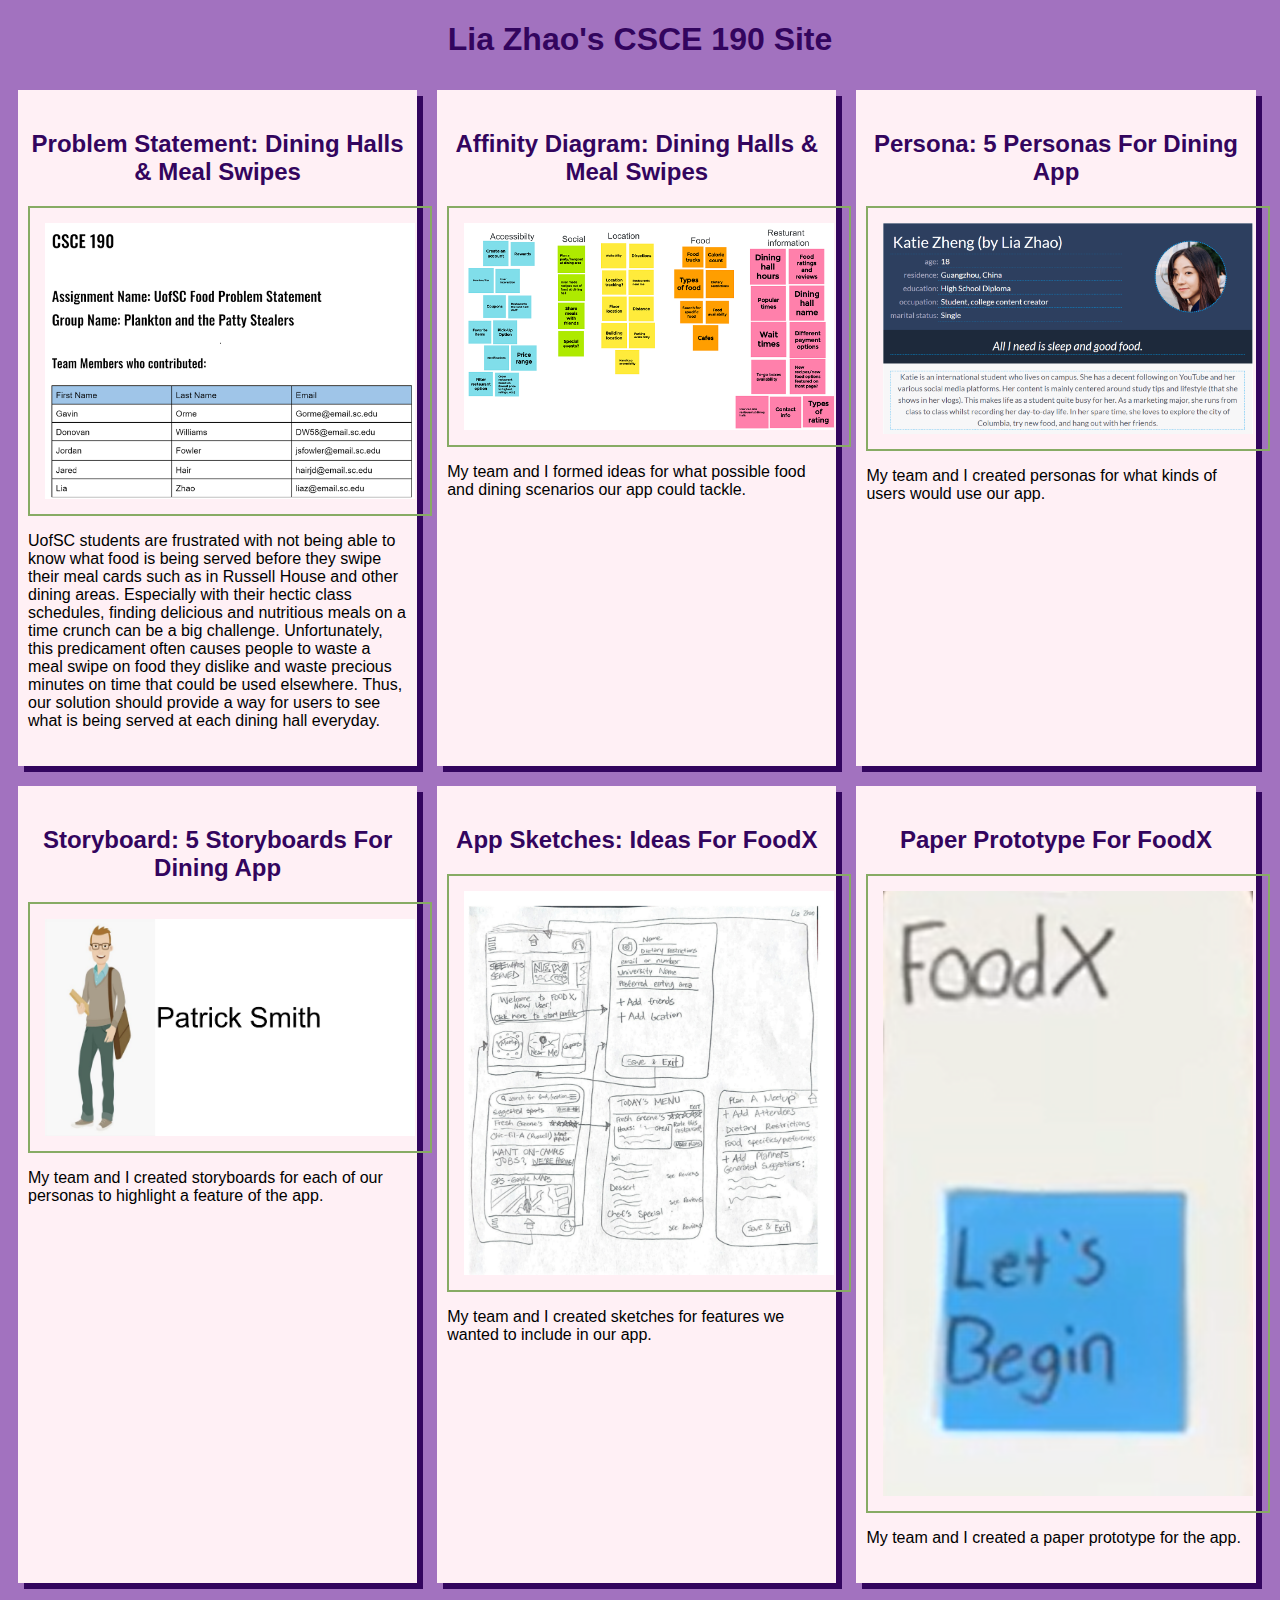
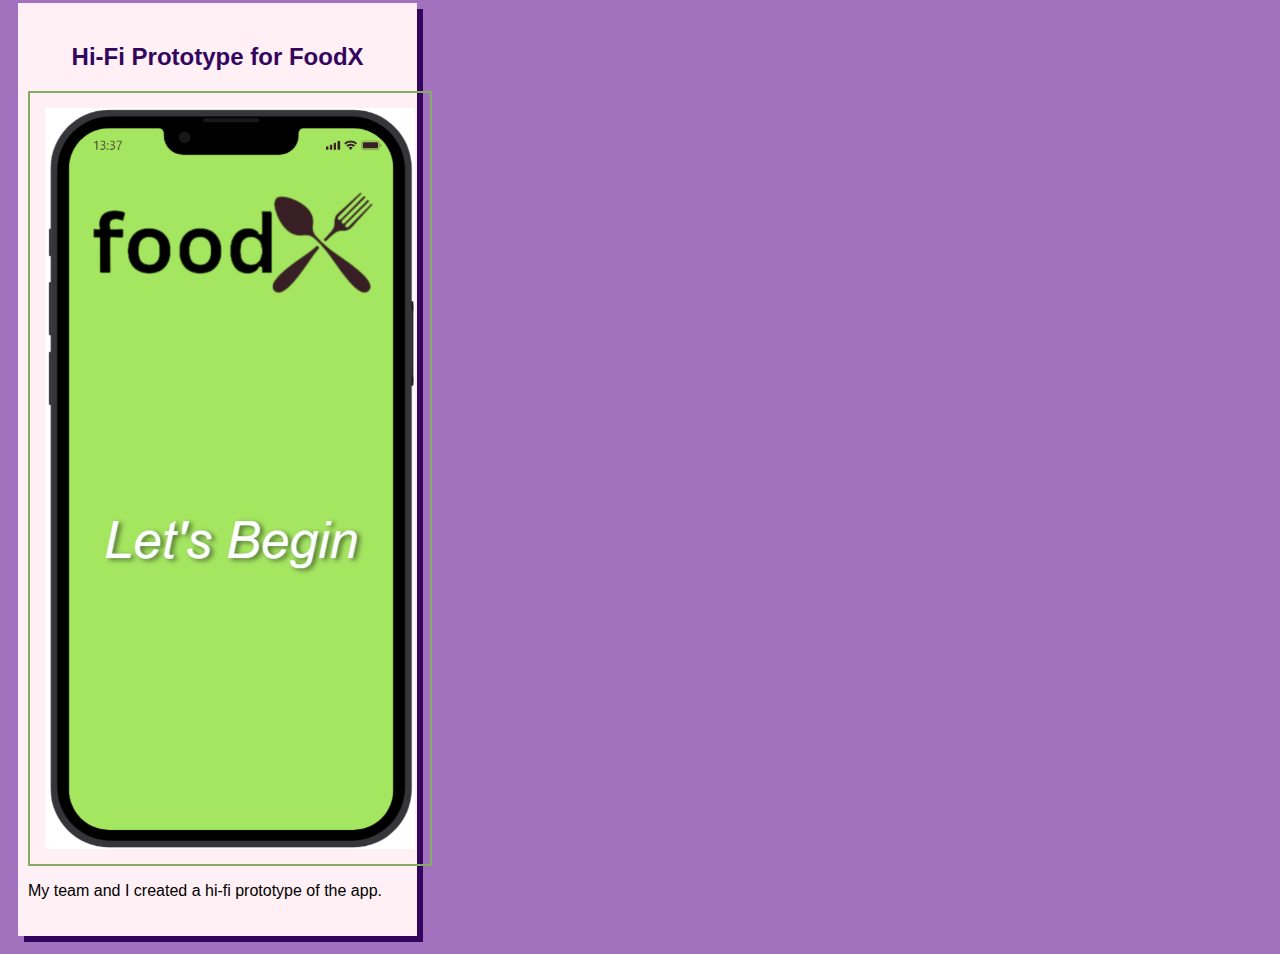
<file: index.html>
<!DOCTYPE html>
<html>
    <head>
        <title>CSCE 190: Lia Zhao</title>
        <link rel="stylesheet" href="styles.css">
    </head>

    <body>
        <h1>Lia Zhao's CSCE 190 Site</h1>

        <div class = "assignments">
                <!--Problem Statement Assignment-->

            <section class="assignment">
                <a href="files/CSCE 190 problemstatement.pdf">
                    <h2>Problem Statement: Dining Halls & Meal Swipes</h2>
                </a>
                    <a href="files/CSCE 190 problemstatement.pdf">
                        <img src="images/problemstatementfood.PNG">
                    </a>
                    <P>
                        UofSC students are frustrated with not being able to know what food is being served before they swipe their meal cards such as in Russell House and other dining areas. Especially with their hectic class schedules, finding delicious and nutritious meals on a time crunch can be a big challenge. Unfortunately, this predicament often causes people to waste a meal swipe on food they dislike and waste precious minutes on time that could be used elsewhere. Thus, our solution should provide a way for users to see what is being served at each dining hall everyday.
                    </P>
                
            </section>


            <!--Affinity Diagram Assignment-->
            <section class="assignment">
                <a href="files/Brainstorm.pdf">
                    <h2>Affinity Diagram: Dining Halls & Meal Swipes</h2>
                </a>

                    <a href="files/CSCE 190 cover page-combined.pdf">
                        <img src="images/Brainstorm 1.png">
                    </a>    
                    <P>
                        My team and I formed ideas for what possible food and dining scenarios our app could tackle.
                    </P>
                
            </section>

            
            <!--Persona Assignment-->
            <section class="assignment">
                <a href="files/Personas Assignments.pdf">
                    <h2>Persona: 5 Personas For Dining App  </h2>
                </a>

                    <a href="files/Personas Assignments.pdf">
                        <img src="images/myPersona.PNG">
                    </a>
                    <P>
                        My team and I created personas for what kinds of users would use our app.
                    </P>
                
            </section>

            <!--Persona Storyboards-->
            <section class="assignment">
                <a href="files/Storyboard personas.pdf">
                    <h2>Storyboard: 5 Storyboards For Dining App</h2>
                </a>

                    <a href="files/Storyboard personas.pdf">
                        <img src="images/personastoryboard.PNG">
                    </a>
                    <P>
                        My team and I created storyboards for each of our personas to highlight a feature of the app.
                    </P>
            </section>

            <!--App Sketches-->
            <section class="assignment">
                <a href="files/AppSketches.pdf">
                    <h2>App Sketches: Ideas For FoodX</h2>
                </a>

                    <a href="files/AppSketches.pdf">
                        <img src="images/myAppSketches.PNG">
                    </a>
                    <P>
                        My team and I created sketches for features we wanted to include in our app.
                    </P>

            </section>

            <!--Paper Prototype-->
            <section class="assignment">
                <a href="https://youtu.be/0Yp-8nDIYvI">
                    <h2>Paper Prototype For FoodX</h2>
                </a>

                    <a href="https://youtu.be/0Yp-8nDIYvI">
                        <img src="images/paperProto.PNG">
                    </a>
                    <P>
                        My team and I created a paper prototype for the app.
                    </P>
            </section>

            <!--Hi-Fi Prototype-->
            <section class="assignment">
                <a href="files/FoodX-proto/src/index.html">
                    <h2>Hi-Fi Prototype for FoodX</h2>
                </a>

                    <a href="files/FoodX-proto/src/index.html">
                        <img src="images/foodx_img.PNG">
                    </a>
                    <P>
                        My team and I created a hi-fi prototype of the app.
                    </P>
            </section>
    </div>
</body>
</html>
</file>
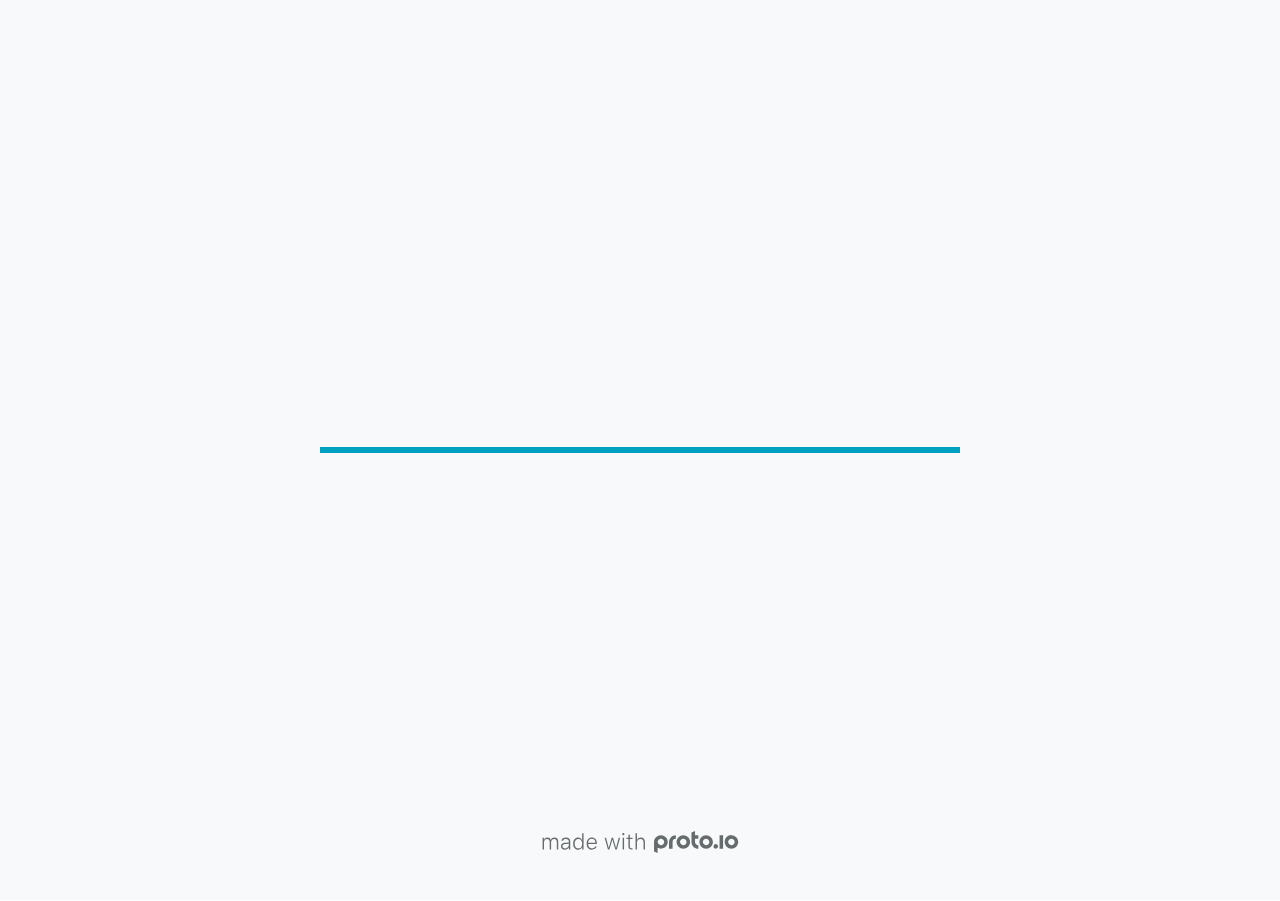
<file: files/FoodX-proto/src/index.html>
<!DOCTYPE HTML>
	<head>

		<meta charset="utf-8">

		<title>FoodX - Proto.io</title>

		
			<meta name="HandheldFriendly" content="True">
			<meta name="MobileOptimized" content="390"> 

			
			
			
			<meta name="viewport" content="minimum-scale=1.00, maximum-scale=1.00, initial-scale=1.00, user-scalable=no, shrink-to-fit=no" />

			
				<meta name="apple-mobile-web-app-capable" content="yes" />
				<meta name="apple-mobile-web-app-status-bar-style" content="black-translucent" />
			

			<meta name="format-detection" content="telephone=no">


			

            
            <link rel="icon" sizes="192x192" href="./src/assets/branding/android-icon-hires.png">
            <link rel="icon" sizes="128x128" href="./src/assets/branding/android-icon.png">

            
            <link href="./src/assets/branding/apple-touch-icon-retina180.png" sizes="180x180" rel="apple-touch-icon">

            
            <link href="./src/assets/branding/apple-touch-icon-retina.png" sizes="114x114" rel="apple-touch-icon">

            
            <link href="./src/assets/branding/apple-touch-icon.png" sizes="57x57" rel="apple-touch-icon">

            
            <link href="./src/assets/branding/startup.png" media="(device-width: 320px)" rel="apple-touch-startup-image">

            
            <link href="./src/assets/branding/startup-retina.png" media="(device-width: 320px) and (device-height: 480px) and (-webkit-device-pixel-ratio: 2)" rel="apple-touch-startup-image">

            
            <link href="./src/assets/branding/startup-568.png" media="(device-width: 320px) and (device-height: 568px) and (-webkit-device-pixel-ratio: 2)" rel="apple-touch-startup-image">

            
            <link href="./src/assets/branding/startup-retina-6.png" media="(device-width: 375px) and (device-height: 667px) and (orientation: portrait) and (-webkit-device-pixel-ratio: 2)" rel="apple-touch-startup-image">

            
            <link href="./src/assets/branding/startup-retina-6plus.png" media="(device-width: 414px) and (device-height: 736px) and (orientation: portrait) and (-webkit-device-pixel-ratio: 3)" rel="apple-touch-startup-image">

            
            <link href="./src/assets/branding/startup-retina-6plus-landscape.png" media="(device-width: 414px) and (device-height: 736px) and (orientation: landscape) and (-webkit-device-pixel-ratio: 3)" rel="apple-touch-startup-image">

            
            <link href="./src/assets/branding/startup-ipad.png" media="(device-width: 768px) and (orientation: portrait)" rel="apple-touch-startup-image">

            
            <link href="./src/assets/branding/startup-ipad-landscape.png" media="(device-width: 768px) and (orientation: landscape)" rel="apple-touch-startup-image">

            
            <link href="./src/assets/branding/startup-ipad-retina.png" media="(device-width: 768px) and (orientation: portrait) and (-webkit-device-pixel-ratio: 2)" rel="apple-touch-startup-image">

            
            <link href="./src/assets/branding/startup-ipad-landscape-retina.png" media="(device-width: 768px) and (orientation: landscape) and (-webkit-device-pixel-ratio: 2)" rel="apple-touch-startup-image">

            
            <link href="./src/assets/branding/startup-ipad-pro.png" media="(device-width: 1024px) and (orientation: portrait) and (-webkit-device-pixel-ratio: 2)" rel="apple-touch-startup-image">

            
            <link href="./src/assets/branding/startup-ipad-pro-landscape.png" media="(device-width: 1024px) and (orientation: landscape) and (-webkit-device-pixel-ratio: 2)" rel="apple-touch-startup-image">

			<meta http-equiv="cleartype" content="on"> 


			 
		    <script type="text/javascript" src="./scripts/plugins/jquery/jquery.js"></script>

			
				<link rel="stylesheet" href="./stylesheets/player-export.css" />
				<script type="text/javascript" src="./scripts/player-export.js"></script>
			

			
			<script type="text/javascript" src="./libraries/common/components.js"></script> 
			<link type="text/css" rel="Stylesheet" href="./libraries/common/components.1.00.css" /> 

			
					<script type="text/javascript" src="./libraries/ios9/components.js"></script> 
					<link type="text/css" rel="Stylesheet" href="./libraries/ios9/components.1.00.css" /> 
				
				<script type="text/javascript" src="./data/data.js"></script> 
			

		<style>
			body { width: 390px; height: 844px; }
			.landscape, .landscape .prx-page { min-height: 390px; }
			.portrait, .portrait .prx-page { min-height: 844px; }
		</style>

		<script type="text/javascript">

			prx.ver = '6.8.11.0';
			prx.url.account = 'https://gavinorme.proto.io';
			prx.url.staticassets = 'https://gal.proto.io';
			prx.url.devices = 'https://dteyv52hbg2at.cloudfront.net/devices';
			prx.url.static = 'https://dteyv52hbg2at.cloudfront.net';
			prx.url.siteurl = 'proto.io';
			prx.url.crossmsg = 'https://gavinorme.proto.io';

			prx.nodejsassetsserver = {};
			prx.nodejsassetsserver.host = ".proto.io";
			prx.nodejsassetsserver.subdomainprefix = "https://a3";
			prx.nodejsassetsserver.maxsubdomains = "20";

			prx.device_library = 'ios9';
			prx.devices[prx.device] = {
				name: prx.device
				,defaultOrientation: 'portrait'
				,portrait_applies: 1 //new
				,portrait: [390,844]
				,landscape_applies: 1 //new
				,landscape: [844,390]
				,allow_orientation_change: 1 //new
				,statusbar_skin: 'default' // new
				,statusbarheightportrait: 0
				,statusbarheightlandscape: 0
				,navigationbar_skin: 'default' //new
				,navigationbarheightportrait: 0
				,navigationbarheightlandscape: 0
				,normalportrait: [390,844]
				,normallandscape: [844,390]
				,device_s3bucket: 'd745dfc1-3990-4cd7-b321-932497072f14'
				,dpr: '1.00'
				,deviceType: "iphone13"
                ,showiPhoneXNotch: false
                ,hasCustomSkinNotch: false
				,appleWatchRoundedCorners: false
				,scrollType: "default"
				,initialscale: 1.00
				,targetdensitydpi: "device-dpi"
			}
			// save a copy of the device in the player state
			prx.currentPlayerStatus.projectDevice = prx.toolbox.clone(prx.devices[prx.device]);
			prx.currentPlayerStatus.targetDevice = {"ISANDROIDTABLET":0,"ISIPOD":0,"ISCHROME":0,"ISIOS":1,"ISMSIE":0,"ISMOZILLA":0,"isAndroid-Pad":0,"ISOPERA":0,"ISWEBKIT":0,"SOSVERSION":{"CBUILDVER":"","CMAJORVER":"","CMINORVER":"","CTEXT":"","IMINORVER":0,"IMAJORVER":0,"IBUILDVER":0},"ISIPAD":0,"ISMOBILE":1,"ISSAFARI":0,"ISIPHONE":1,"ISWINDOWS":0,"ISWINDOWSTOUCH":0,"ISDEVICE":1,"ISANDROID":0,"ISCUSTOM":0};
			prx.releaseChannel = 'stable';

			prx.projectsettings.id = '28f6192d-83a3-4c8c-9ede-a6f10944bb2d';
			prx.projectsettings.s3b = 'gavinorme-1387271-a976a1c3-c2bb-93c4-6a702b9cc6c74d13';
			prx.projectsettings.account = 'gavinorme';
			prx.projectsettings.statusbar = '0'; 
			prx.projectsettings.statusbarapplies = '0';
			prx.projectsettings.navigationbar = '0';
			prx.projectsettings.navigationbarapplies = '0';
			prx.projectsettings.initialpageid = -1;
			
			
			prx.projectsettings.flashactions = 1;
			prx.projectsettings.gatrackingcode = '';

			prx.export2html = '1' == true;
			prx.mobPlayer = 0;

			prx.user.country = 'US';

			prx.s3Links = []; 
			var sLinkedAssets = [];
			

			prx.csrf_token = 'BBEAD6BF32640B59CA03DD670DCFA90E97E9E4A4601DACF231179BC7E2BADC7A';

            

            
                            prx.assetsAccessToken = "eyJ0eXAiOiJKV1QiLCJhbGciOiJIUzI1NiJ9.eyJkIjp7InVpZCI6Ii0xIiwicHJvamVjdF9pZCI6IjI4ZjYxOTJkLTgzYTMtNGM4Yy05ZWRlLWE2ZjEwOTQ0YmIyZCJ9LCJ2IjowLCJleHAiOjE2NjkyMzUxOTUsImlhdCI6MTY2OTA1NTE5NX0.ElVoxE9R30CWPdaqgbIkRcZ4ECdjgSRk1PXgD9opzR8";

			prx.iniPlayer.iniPreLoad();

		</script>
	</head>

	

			<body class="player device-cursor-touch mobile-device-true " " id="mbd" >

				
				<div id="window-wrapper">
					<div id="dragarea"></div>
					<div id="statusbar"></div>
					<div id="underlay" style=""></div>

					<div class="prx-page" data-role="page" id="p-1" data-id="1"></div>
					
								<div class="prx-page" data-role="page" id="p-2" data-id="2"></div>
							
								<div class="prx-page" data-role="page" id="p-3" data-id="3"></div>
							
								<div class="prx-page" data-role="page" id="p-4" data-id="4"></div>
							
								<div class="prx-page" data-role="page" id="p-6" data-id="6"></div>
							
								<div class="prx-page" data-role="page" id="p-7" data-id="7"></div>
							
								<div class="prx-page" data-role="page" id="p-8" data-id="8"></div>
							
								<div class="prx-page" data-role="page" id="p-9" data-id="9"></div>
							
					<div id="navigationbar"></div>
					<div id="overlay"></div>
					<div id="trash"></div>
					<div id="quick-audios"></div>
				</div>

				 
			<div id="loader-wrapper">
				
				<div class="progress">
					<div class="progress-bar"></div>
				</div>
				<div id="poweredby"></div>
			</div>
			


			</body>
		

</html>
</file>
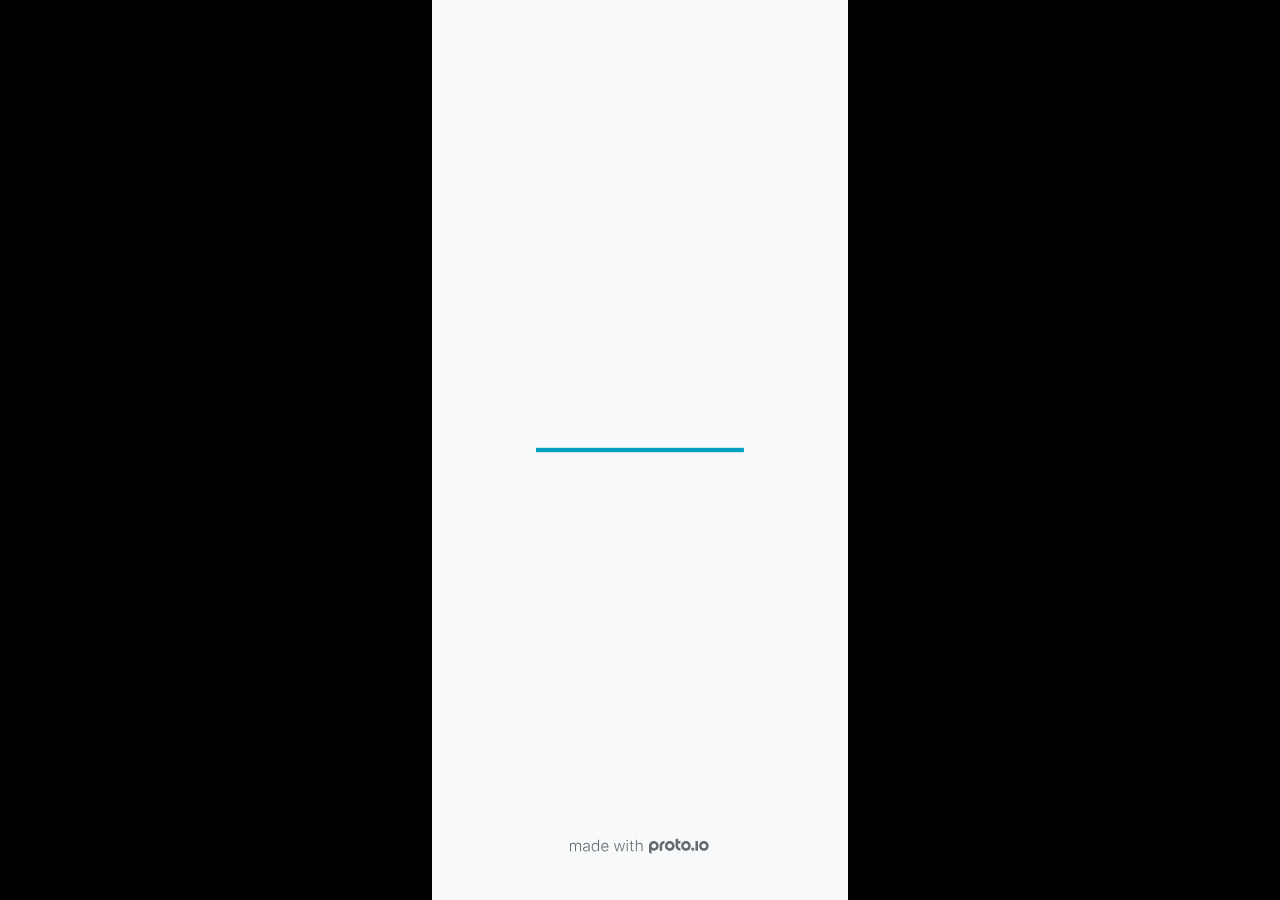
<file: files/FoodX-proto/fullscreen.html>
<!DOCTYPE HTML>
	<head>
		<meta charset="utf-8">

        
			<meta name="HandheldFriendly" content="True">
			<meta name="MobileOptimized" content="390"> 

			
			
			
			<meta name="viewport" content="minimum-scale=1, maximum-scale=1, initial-scale=1, user-scalable=no, shrink-to-fit=no" />

			
				<meta name="apple-mobile-web-app-capable" content="yes" />
				<meta name="apple-mobile-web-app-status-bar-style" content="black-translucent" />
			

			<meta name="format-detection" content="telephone=no">


			

            
            <link rel="icon" sizes="192x192" href="./src/assets/branding/android-icon-hires.png">
            <link rel="icon" sizes="128x128" href="./src/assets/branding/android-icon.png">

            
            <link href="./src/assets/branding/apple-touch-icon-retina180.png" sizes="180x180" rel="apple-touch-icon">

            
            <link href="./src/assets/branding/apple-touch-icon-retina.png" sizes="114x114" rel="apple-touch-icon">

            
            <link href="./src/assets/branding/apple-touch-icon.png" sizes="57x57" rel="apple-touch-icon">

            
            <link href="./src/assets/branding/startup.png" media="(device-width: 320px)" rel="apple-touch-startup-image">

            
            <link href="./src/assets/branding/startup-retina.png" media="(device-width: 320px) and (device-height: 480px) and (-webkit-device-pixel-ratio: 2)" rel="apple-touch-startup-image">

            
            <link href="./src/assets/branding/startup-568.png" media="(device-width: 320px) and (device-height: 568px) and (-webkit-device-pixel-ratio: 2)" rel="apple-touch-startup-image">

            
            <link href="./src/assets/branding/startup-retina-6.png" media="(device-width: 375px) and (device-height: 667px) and (orientation: portrait) and (-webkit-device-pixel-ratio: 2)" rel="apple-touch-startup-image">

            
            <link href="./src/assets/branding/startup-retina-6plus.png" media="(device-width: 414px) and (device-height: 736px) and (orientation: portrait) and (-webkit-device-pixel-ratio: 3)" rel="apple-touch-startup-image">

            
            <link href="./src/assets/branding/startup-retina-6plus-landscape.png" media="(device-width: 414px) and (device-height: 736px) and (orientation: landscape) and (-webkit-device-pixel-ratio: 3)" rel="apple-touch-startup-image">

            
            <link href="./src/assets/branding/startup-ipad.png" media="(device-width: 768px) and (orientation: portrait)" rel="apple-touch-startup-image">

            
            <link href="./src/assets/branding/startup-ipad-landscape.png" media="(device-width: 768px) and (orientation: landscape)" rel="apple-touch-startup-image">

            
            <link href="./src/assets/branding/startup-ipad-retina.png" media="(device-width: 768px) and (orientation: portrait) and (-webkit-device-pixel-ratio: 2)" rel="apple-touch-startup-image">

            
            <link href="./src/assets/branding/startup-ipad-landscape-retina.png" media="(device-width: 768px) and (orientation: landscape) and (-webkit-device-pixel-ratio: 2)" rel="apple-touch-startup-image">

            
            <link href="./src/assets/branding/startup-ipad-pro.png" media="(device-width: 1024px) and (orientation: portrait) and (-webkit-device-pixel-ratio: 2)" rel="apple-touch-startup-image">

            
            <link href="./src/assets/branding/startup-ipad-pro-landscape.png" media="(device-width: 1024px) and (orientation: landscape) and (-webkit-device-pixel-ratio: 2)" rel="apple-touch-startup-image">

			<meta http-equiv="cleartype" content="on"> 


			

		<title>FoodX - Proto.io player</title>

		
				<link type="text/css" rel="stylesheet" href="./src/stylesheets/preview-letterbox-min.css">
				<script type="text/javascript" src="./src/scripts/preview-letterbox-min.js"></script>
			

		<script type="text/javascript">
			var prx = window.prx || {};
			prx.letterboxmode = true;
			prx.orientation = 'portrait';
			prx.orientations = {};
			prx.orientations.portrait = 1;
			prx.orientations.landscape = 1;
			prx.project = {};
			prx.project.id = '28f6192d-83a3-4c8c-9ede-a6f10944bb2d';
			prx.project.title = 'FoodX';
			prx.project.version = 0;
			prx.project.livepreview = 0;
			prx.project.account = "gavinorme";
			prx.activePage = {};
			
				prx.user = false;
			
			prx.flashactions = 1;

			prx.device_library = 'ios9';
			prx.device = {
					name: prx.device
					,caption: "iPhone 13"
					,defaultOrientation: 'portrait'
					,portrait_applies: 1 //new
					,portrait: [390,844]
					,landscape_applies: 1 //new
					,landscape: [844,390]
					,allow_orientation_change: 1 && 1 //new

			}

			prx.url.crossmsg = 'https://gavinorme.proto.io';
			prx.ver = '6.8.11.0';
			prx.exitFullScreenUrl = 'https://gavinorme.proto.io/player/index.cfm?id=28f6192d-83a3-4c8c-9ede-a6f10944bb2d';
			prx.openURL = '';
			prx.downloadURL = '';

			
		</script>

		

	</head>

	<body>

		
				<iframe id="pio-playerframe" src="./src/index.html" scrolling="NO" style="width: 390px; height: 844px;" webkitAllowFullScreen mozallowfullscreen allowFullScreen allowvr allow="autoplay"></iframe>
				
						<script type="text/javascript">
							// remove parameter from address bar immediately if no changes
							let url = new URL(window.location.href);
							url.searchParams.delete('hc');
							url.searchParams.delete('ap');
							window.history.replaceState({}, document.title, url.toString());
						</script>
					
	</body>

</html>
</file>
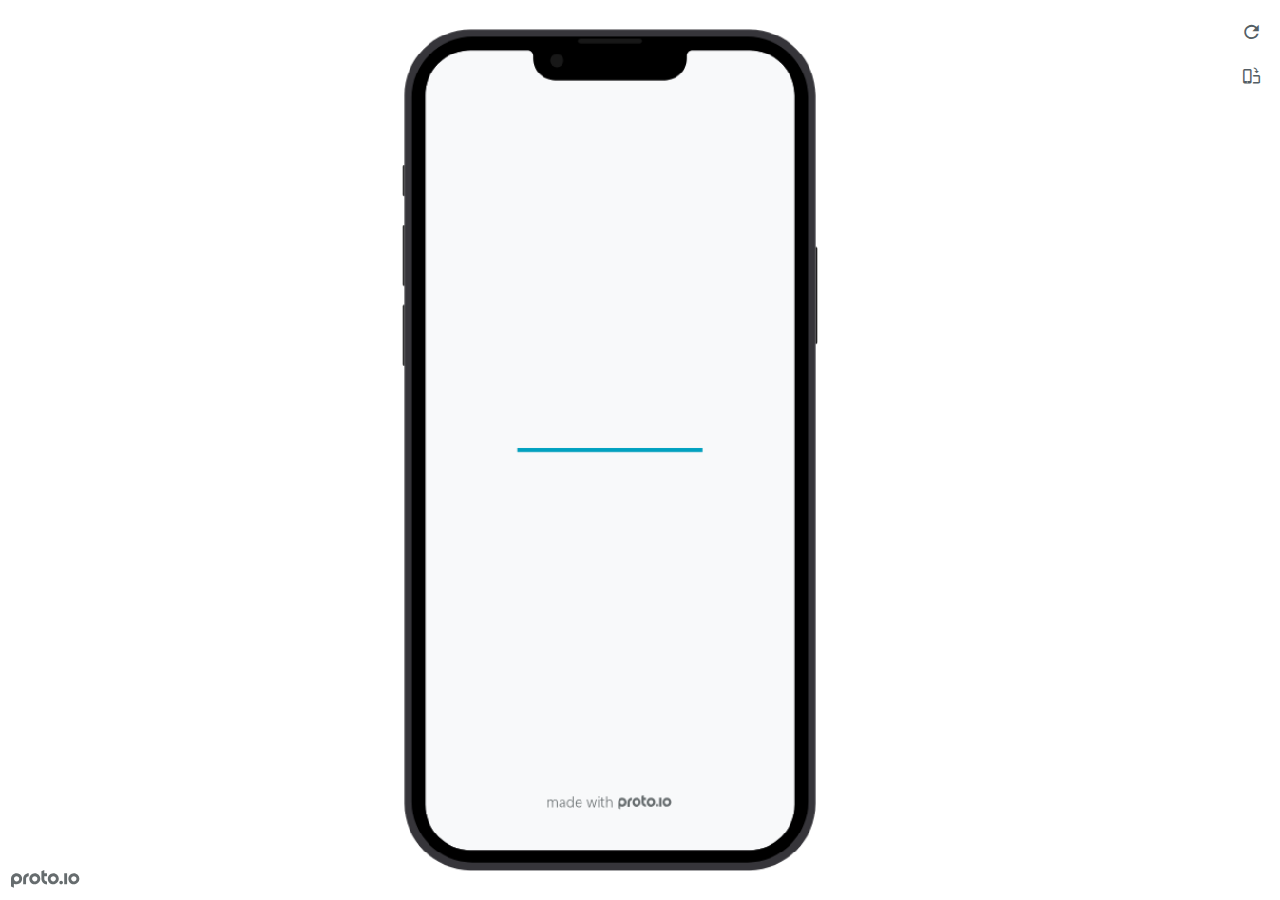
<file: files/FoodX-proto/preview.html>
<!DOCTYPE HTML>
    <head>
    <meta charset="utf-8">

    <title>FoodX - Proto.io player</title>

    
				<link type="text/css" rel="stylesheet" href="./src/stylesheets/preview-export-min.css">
				<script type="text/javascript" src="./src/scripts/preview-export-min.js"></script>
			

    <script type="text/javascript">
        var prx = window.prx || {};
        prx.orientation = 'portrait';
        prx.orientations = {};
        prx.orientations.portrait = 1;
        prx.orientations.landscape = 1;
        prx.project = {};
        prx.project.id = '28f6192d-83a3-4c8c-9ede-a6f10944bb2d';
        prx.project.title = 'FoodX';
        prx.project.version = 0;
        prx.project.livepreview = 0;
        prx.project.account = "gavinorme";
        prx.activePage = {};
        prx.usercountry = "us";
        
            prx.user = false;
        
        prx.skin = 'apple-phone-iphone13_13pro-1';
        prx.ver = '6.8.11.0';
        //prx.flashactions = 1;
		prx.flashactions = 1; //we are not using the DB value anymore

        prx.nodejsassetsserver = {};
        prx.nodejsassetsserver.host = ".proto.io";
        prx.nodejsassetsserver.subdomainprefix = "https://a3";
        prx.nodejsassetsserver.maxsubdomains = "20";
        prx.account = "gavinorme";
        prx.browserShowScreenshots = 'true';
        prx.url.crossmsg = 'https://gavinorme.proto.io';
        prx.playerUrl = 'https://gavinorme.proto.io/player/';
        prx.fullScreenUrl = 'https://gavinorme.proto.io/player/fullscreen/index.cfm?id=28f6192d-83a3-4c8c-9ede-a6f10944bb2d';
        prx.spaces = false;
        prx.csrf_token = '852D32984C142424038B695A957CF964618B5B789F494C387A2CBBA08B69EB7D';

        prx.bShowPlayerBetaPrompt = false;

        

    </script>

    

</head>


<body style="background-color:#FFFFFF">

    

    <div class="page-sidebar">
        
        <div class="sidebar-action-buttons">

            
                <span class="header-action-button player-icon-reload embed-icon-reload" id="refresh-preview">
                    <span class="tooltip">Refresh preview</span>
                </span>
                
                    <span  class="header-action-button player-icon-rotate embed-icon-rotate" id="change-orientation">
                        <span class="tooltip">Change orientation</span>
                    </span>
                

            <div class="header-action-button player-icon-enter-fullscreen-mode-icon" id="go-fullscreen">
                <span class="tooltip">Go full screen</span>
            </div>
        </div>

    </div>

    <div id="maincontent" class="portrait">

        <div id="shortcut-pressed-outer">
            <div id="shortcut-pressed"></div>
        </div>
        

			<div class="frame_generic">
				
				<div class="body_generic skin_apple-phone-iphone13_13pro-1 skin-wrapper skin-os-apple skin-device-phone skin-model-iphone13_13pro skin-size-1 skin-color-black skin-orientation-portrait skin-dimensions-390-844">

					<div class="buttons top"></div>
					<div class="detail-top"></div>
					<div class="web-search"></div>
					<div class="buttons left"></div>

					<div class="body_generic_inner">
						
						<iframe id="pio-playerframe" src="./src/index.html" scrolling="NO" style="width: 390px; height: 844px;" webkitAllowFullScreen mozallowfullscreen allowFullScreen allowvr allow="autoplay"></iframe>
						
                                <script type="text/javascript">
                                    // remove parameter from address bar immediately if no changes
                                    let url = new URL(window.location.href);
                                    url.searchParams.delete('hc');
									url.searchParams.delete('ap');
                                    window.history.replaceState({}, document.title, url.toString());
                                </script>
                            
					</div>

					<div class="buttons right"></div>
					<div class="detail-bottom"></div>
				</div>
				
			</div>
		
    </div>

    

    
            <div id="branding"></div>
        
</body>


<script type="text/javascript">
    
</script>
</html>
</file>
<file: styles.css>
body {
    background: rgb(162, 114, 191);
    font-family:Tahoma, sans-serif;
}

.assignments {
    display:flex;
    flex-wrap:wrap;
}

.assignment { 
    width:30%;
    padding: 15px;
    margin: 10px;
    padding:20px 10px;
    background: lavenderblush;
    box-shadow: 6px 6px 0 rgb(51, 5, 94);
}

.assignment img {
    width: 370px;
    padding: 15px;
    border: 2px solid #87ab64;
    display:block;
    margin:auto;
}

.assignment img:hover {
    border: 4px dashed #87ab64;
}

h1 {
    color:rgb(51, 5, 94);
    text-align:center;
}

h2 {
    text-align:center;
}

a {
    color:rgb(51, 5, 94);
    text-decoration:none;
}

a:hover {
    color:#87ab64;
}
</file>
<file: files/FoodX-proto/src/stylesheets/player-export.css>
/*!
 * 
 *                                                                       
 *                              ::;;;;                                   
 *    ::,,,,::    ::,,  ,,,,::::::11ii::,,::,,,,::      ::::,,::,,,,::   
 *  ,,111111ii,,::1111::111111ii::111111::111111ii,,    ii11,,ii111111,, 
 *  11ii::;;11;;ii11::iiii::;;11;;11ii::ii11::::11ii    ii11;;11;;::ii11 
 *  11;;  ::11ii11;;::11ii  ::11ii11ii,,iiii..  iiii    ii11;;11::  ;;11 
 *  1111;;ii11;;11;;,,ii11::ii11;;ii11;;;;11;;;;11;;;;;;ii11::11ii;;11ii 
 *  11111111;;::11;;  ::ii1111;;  ::ii11::ii1111ii::11ii;;11,,;;1111ii:: 
 *  11;;,,::  ,,::,,      ::,,        ::::  ::::    ,,,,::::    ::,,     
 *  ;;;;                                                                 
 *                                                                       
 *  Build: 11/8/2022, 10:20:15 AM
 */

/*!
 * Waves v0.5.5
 * http://fian.my.id/Waves
 *
 * Copyright 2014 Alfiana E. Sibuea and other contributors
 * Released under the MIT license
 * https://github.com/fians/Waves/blob/master/LICENSE
 */.mask-inner{position:relative;background-size:100% 100%;background-repeat:no-repeat}.mask-inner .mask-inner{transform:none!important}.mask-border .mborder,.mask-filter{height:100%;width:100%}.mask-border .mborder{border:1px solid hsla(0,0%,100%,.8);position:absolute;pointer-events:none}.mask-border .area-border{border:1px solid #00a1c0;left:0;top:0;position:absolute;transform-origin:0 0;box-sizing:border-box}.mask-border .mask-radius{width:100%;height:100%;overflow:hidden;position:absolute}.mask-border .mask-radius .mask-radius-border{position:relative;width:100%;height:100%;border:1px solid hsla(0,0%,100%,.8)}.mask-border.hide-handles .prx-resizable-handle{opacity:0;pointer-events:none!important}.mask-border.hide-handles .area-border{border:1px dashed #b4bcbf}.mask-wrapper{overflow:hidden;height:100%;pointer-events:none}.mask-wrapper.borderPos-inside{box-sizing:border-box}.mask-wrapper.borderPos-outside{width:100%;height:100%}.mask-wrapper.borderPos-outside .mask-inner{box-sizing:content-box}.mask-edit-mode-handles{pointer-events:none}.mask-edit-mode-handles.hide-handles .prx-resizable-handle,.mask-edit-mode-handles.hide-handles .prx-rotate-handle{opacity:0;pointer-events:none!important}.mask-edit-mode-handles.hide-handles .xborder{border-color:#b4bcbf!important}abbr,address,article,aside,audio,b,blockquote,body,caption,cite,code,dd,del,dfn,div,dl,dt,em,fieldset,figure,footer,form,h1,h2,h3,h4,h5,h6,header,hgroup,html,i,iframe,img,ins,kbd,label,legend,li,mark,menu,nav,object,ol,p,pre,q,samp,section,small,span,strong,sub,sup,table,tbody,td,tfoot,th,thead,time,tr,ul,var,video{margin:0;padding:0;border:0;outline:0;font-size:100%;background:transparent}article,aside,details,figcaption,figure,footer,header,hgroup,nav,section{display:block}audio,canvas,video{display:inline-block;*display:inline;*zoom:1}[hidden],audio:not([controls]){display:none}html{font-size:100%;-webkit-text-size-adjust:100%;-ms-text-size-adjust:100%}body{margin:0;font-size:13px}body,button,input,select,textarea{font-family:sans-serif;color:#222}a{color:#00e}a:visited{color:#551a8b}a:hover{color:#06e}a:focus{outline:thin dotted}a:active,a:hover{outline:0}abbr[title]{border-bottom:1px dotted}b,strong{font-weight:700}blockquote{margin:1em 40px}dfn{font-style:italic}hr{display:block;height:1px;border:0;border-top:1px solid #ccc;margin:1em 0;padding:0}ins{background:#ff9;text-decoration:none}ins,mark{color:#000}mark{background:#ff0;font-style:italic;font-weight:700}code,kbd,pre,samp{font-family:monospace,serif;_font-family:courier new,monospace;font-size:1em}pre{white-space:pre;white-space:pre-wrap;word-wrap:break-word}q{quotes:none}q:after,q:before{content:"";content:none}small{font-size:85%}sub,sup{font-size:75%;line-height:0;position:relative;vertical-align:baseline}sup{top:-.5em}sub{bottom:-.25em}ol,ul{margin:1em 0;padding:0 0 0 40px}dd{margin:0 0 0 40px}nav ol,nav ul{list-style:none;list-style-image:none;margin:0;padding:0}img{border:0;-ms-interpolation-mode:bicubic}svg:not(:root){overflow:hidden}figure,form{margin:0}fieldset{margin:0}fieldset,legend{border:0;padding:0}legend{*margin-left:-7px}button,input,select,textarea{font-size:100%;margin:0;vertical-align:baseline;*vertical-align:middle}button,input{line-height:normal;*overflow:visible}table button,table input{*overflow:auto}[role=button],button,input[type=button],input[type=reset],input[type=submit]{-webkit-appearance:button}input[type=checkbox],input[type=radio]{box-sizing:border-box;padding:0}input[type=search]{-webkit-appearance:textfield;-moz-box-sizing:content-box;-webkit-box-sizing:content-box;box-sizing:content-box}input[type=search]::-webkit-search-decoration{-webkit-appearance:none}button::-moz-focus-inner{border:0;padding:0}textarea{overflow:auto;vertical-align:top;resize:vertical}input:invalid,textarea:invalid{background-color:#f0dddd}table{border-collapse:collapse;border-spacing:0}td{vertical-align:top}.nocallout{-webkit-touch-callout:none}textarea[contenteditable]{-webkit-appearance:none}.gifhidden{position:absolute;left:-100%}.ir{display:block;border:0;text-indent:-999em;overflow:hidden;background-color:transparent;background-repeat:no-repeat;text-align:left;direction:ltr}.ir br{display:none}.hidden{display:none!important;visibility:hidden}.visuallyhidden{border:0;clip:rect(0 0 0 0);height:1px;margin:-1px;overflow:hidden;padding:0;position:absolute;width:1px}.visuallyhidden.focusable:active,.visuallyhidden.focusable:focus{clip:auto;height:auto;margin:0;overflow:visible;position:static;width:auto}.invisible{visibility:hidden}.clearfix:after,.clearfix:before{content:"";display:table}.clearfix:after{clear:both}.clearfix{*zoom:1}@media print{*{background:transparent!important;color:#000!important;text-shadow:none!important;filter:none!important;-ms-filter:none!important}a,a:visited{text-decoration:underline}a[href]:after{content:" (" attr(href) ")"}abbr[title]:after{content:" (" attr(title) ")"}.ir a:after,a[href^="#"]:after,a[href^="javascript:"]:after{content:""}blockquote,pre{border:1px solid #999;page-break-inside:avoid}thead{display:table-header-group}img,tr{page-break-inside:avoid}img{max-width:100%!important}@page{margin:.5cm}h2,h3,p{orphans:3;widows:3}h2,h3{page-break-after:avoid}}#eval-iframe{display:none}body{-webkit-appearance:none;-webkit-box-flex:1;-webkit-touch-callout:none;-webkit-tap-highlight-color:rgba(0,0,0,0)}*{-webkit-user-select:none;-khtml-user-select:none;-moz-user-select:-moz-none;-o-user-select:none;user-select:none}input,textarea{-webkit-user-select:text;-khtml-user-select:text;-moz-user-select:text;-o-user-select:text;user-select:text}#dragarea{font-family:Helvetica,Arial,sans-serif;text-align:left}.text{height:95%;overflow:auto}.wrap{overflow:hidden}.pos,.spos{position:absolute}.action-highlight{position:absolute;top:0;left:0;height:100%;width:100%;background:rgba(255,255,0,.5);background:rgba(64,208,255,.3);opacity:0;pointer-events:none;-webkit-transition:opacity .2s ease-in;transition:opacity .2s ease-in;border:2px solid #40c8f4;padding:3px;box-sizing:border-box}.action-highlight-simple-visible,.action-highlight-visible{opacity:1}#appModeNote{background-color:#333;border-top:5px solid #000;bottom:0;color:#f0f0f0;display:none;font-family:helvetica;left:0;padding:10px 0;position:fixed;text-align:center;width:100%}#appModeNote em{display:block;font-size:20px;font-weight:700;line-height:26px}#appModeNote span{display:block;font-size:14px;line-height:20px}.hidden{display:none}.prx-page.loadedFrom{display:block}.prx-page.loadedTo{z-index:999999}.prx-page.loadedTo-1{z-index:10000000}.prx-page.loadedTo-2{z-index:10000001}.prx-page.loadedTo-3{z-index:10000002}.prx-page.loadedTo-4{z-index:10000003}.prx-page.loadedTo-5{z-index:10000004}.prx-page.loadedTo-6{z-index:10000005}.prx-page.loadedTo-7{z-index:10000006}.prx-page.loadedTo-8{z-index:10000007}.prx-page.loadedTo-9{z-index:10000008}.prx-page.loadedTo-10{z-index:10000009}.prx-page.loadedTo-11{z-index:10000010}.prx-page.loadedTo-12{z-index:10000011}.prx-page.loadedTo-13{z-index:10000012}.prx-page.loadedTo-14{z-index:10000013}.prx-page.loadedTo-15{z-index:10000014}.prx-page.loadedTo-16{z-index:10000015}.prx-page.loadedTo-17{z-index:10000016}.prx-page.loadedTo-18{z-index:10000017}.prx-page.loadedTo-19{z-index:10000018}.prx-page.loadedTo-20{z-index:10000019}.prx-page.loadedTo-21{z-index:10000020}.prx-page.loadedTo-22{z-index:10000021}.prx-page.loadedTo-23{z-index:10000022}.prx-page.loadedTo-24{z-index:10000023}.prx-page.loadedTo-25{z-index:10000024}.prx-page.loadedTo-26{z-index:10000025}.prx-page.loadedTo-27{z-index:10000026}.prx-page.loadedTo-28{z-index:10000027}.prx-page.loadedTo-29{z-index:10000028}.prx-page.loadedTo-30{z-index:10000029}#navigationbar,#statusbar{background:transparent 0 0;display:block;width:100%;border:0;top:0;position:fixed;z-index:1}#loader-wrapper{background:#f8f9fa;height:100%;left:0;position:fixed;top:0;width:100%;z-index:99999;font-size:11px}#loader-wrapper .progress{position:absolute;top:50%;left:50%;transform:translate(-50%,-50%);-ms-transform:translate(-50%,-50%);-webkit-transform:translate(-50%,-50%);width:50%;height:4px;background-color:#ddd}#loader-wrapper .progress-bar{position:relative;width:0;height:4px;-webkit-transition:.4s linear;-moz-transition:.4s linear;-o-transition:.4s linear;transition:.4s linear;-webkit-transition-property:width,background-color;-moz-transition-property:width,background-color;-o-transition-property:width,background-color;transition-property:width,background-color}#loader-wrapper .progress-bar:before,.progress-bar:after{content:"";position:absolute;top:0;left:0;right:0}#loader-wrapper .progress-bar:before{bottom:0;background-color:#ddd}#loader-wrapper .progress-bar:after{z-index:2;bottom:0;background:#00a1c0}#loader-wrapper #app-icon{position:absolute;top:50%;left:50%;transform:translate(-50%,-150%);-ms-transform:translate(-50%,-150%);-webkit-transform:translate(-50%,-150%);width:114px;height:114px}#loader-wrapper #poweredby{position:absolute;bottom:5%;left:50%;transform:translate(-50%);-ms-transform:translate(-50%);-webkit-transform:translate(-50%);width:100%;height:16px;background-image:url(/images/player/player-logo.svg);background-repeat:no-repeat;background-position:top;background-size:auto 200%;z-index:99999}body{-moz-transition:opacity .3s linear;-o-transition:opacity .3s linear;-webkit-transition:opacity .3s linear;transition:opacity .3s linear}.reloading{background:#fff!important;opacity:0}@media (min-width:481px) and (max-width:1079px){#loader-wrapper .progress,#loader-wrapper .progress-bar{height:4px}}@media (min-width:1080px){#loader-wrapper #poweredby{height:24px}#loader-wrapper .progress,#loader-wrapper .progress-bar{height:6px}}@media (width:1280px) and (height:768px){#loader-wrapper .progress,#loader-wrapper .progress-bar{height:2px}}.pointer-events-none{pointer-events:none!important}body .prx-page{-webkit-trans1form:translate3d(0,0,0)}.prx-page .type-symbol .box{-w1ebkit-transform:translateZ(0)}html{background:transparent}body{background:#fff;overflow:hidden}body.mobile-device-true *{-webkit-text-size-adjust:100%}body.mobile-device-false *{-webkit-text-size-adjust:initial}#window-wrapper{width:100%;height:100%;overflow:hidden;position:relative}#dragarea{background:transparent;display:none}#overlay,#quick-audios,#trash,#underlay{position:absolute;top:0;left:0}#quick-audios,#trash{display:none}.visible{display:block!important}.iScrollHorizontalScrollbar,.iScrollVerticalScrollbar{z-index:auto!important}.overlay{position:fixed;left:0;right:0;bottom:0;top:0}.ui-mobile-viewport-transitioning,.ui-mobile-viewport-transitioning .prx-page{o1verflow:visible!important}.box[style*="z-index:0;"],.box[style*="z-index: 0;"]{z-index:auto!important}.box[data-mpoverlay="1"]{pos1ition:fixed}#temp-for-external-link{display:none}#dragarea,html{background:transparent!important}.hide{display:none!important}*{outline:none}.ghost-component,.ghost-component *,.ghost-component .box *{pointer-events:none!important}#statusbar{position:fixed!important}.prx-page{position:absolute;display:none}.prx-page.prx-page-active,.prx-page[class*=prx-page-transitioning-]{display:block}.prx-page[class*=prx-page-transitioning-]{overflow:hidden}.prx-page.prx-page-transitioning-overlay-in-source,.prx-page.prx-page-transitioning-overlay-out-target{overflow:visible}.prx-page.prx-page-below{z-index:10}.prx-page.prx-page-above{z-index:20}#overlay{z-index:30}.prx-page.prx-page-transition-flip,.prx-page.prx-page-transition-turn{-webkit-backface-visibility:hidden;-moz-backface-visibility:hidden;backface-visibility:hidden}.prx-page.prx-page-transition-turn{-webkit-transform:translateZ(0);-moz-transform:translateZ(0);-webkit-transform-origin:0 center;-moz-transform-origin:0 center;transform-origin:0 center;transform:translateZ(0)}.prx-page.prx-page-transition-flow:not(.prx-page-transition-flow-overlay),.prx-page.prx-page-transition-overlay-top{box-shadow:0 0 20px rgba(0,0,0,.4)}.prx-page-above.prx-page-transition-notificationInWatchOS{transition:background-color .45s ease-out}.prx-page-above.prx-page-transition-notificationInWatchOS.prx-page-transition-notificationInWatchOS-notification-in{background-color:transparent!important;transition:background-color 0s ease-out}.device-cursor-touch,.device-cursor-touch *{cursor:url(/images/player/touch-cursor-64.png) 32 32,default!important;cursor:-webkit-image-set(url("/images/player/touch-cursor-64.png") 1x,url("/images/player/touch-cursor-64@2x.png") 2x) 32 32,default!important}.device-cursor-web,.device-cursor-web *{cursor:default}.device-cursor-web .delayedtap,.device-cursor-web .delayedtap *,.device-cursor-web .interaction-click,.device-cursor-web .interaction-click *,.device-cursor-web .interaction-tap,.device-cursor-web .interaction-tap *,.device-cursor-web .release,.device-cursor-web .release *,.device-cursor-web .touch,.device-cursor-web .touch *{cursor:pointer;cursor:hand}.device-cursor-web [data-component-type=text]{cursor:default}.device-cursor-web .move,.device-cursor-web .move *{cursor:move}.device-cursor-web input,.device-cursor-web textarea{cursor:text}.do-chrome-fix #window-wrapper{-webkit-perspective:1}.do-chrome-fix .pos{-webkit-backface-visibility:hidden;-webkit-transform:translateZ(0)}.do-chrome-fix *{-w1ebkit-transform:translateZ(0) scale(1) scaleX(1) skew(0deg,0deg) skewX(0deg) skewY(0deg) rotateX(0deg) rotateY(0deg) rotate(0deg)}.do-chrome-fix.dont-do-chrome-fix #window-wrapper{-webkit-perspective:none}.do-chrome-fix.dont-do-chrome-fix .pos{-webkit-backface-visibility:visible;-webkit-transform:none}.prx-page-transitioning:not(.prx-page-transitioning-overlay-in-source):not(.loadedFrom) [data-mpoverlay="1"]{display:none}#fps{position:fixed;z-index:9999;font-size:18px;top:20px;left:20px;background:rgba(0,0,0,.8);border-radius:6px;color:#fff;padding:3px 10px}#fps,.cbutton{pointer-events:none}.cbutton{position:absolute;display:inline-block;padding:0;border:none;background:none;color:#286aab;font-size:1.4em;overflow:visible;-webkit-transition:color .7s;transition:color .7s;-webkit-tap-highlight-color:rgba(0,0,0,0)}.cbutton.cbutton--click,.cbutton:focus{outline:none;color:#3c8ddc}.cbutton:after{position:absolute;width:100%;height:100%;border-radius:50%;content:"";opacity:0;pointer-events:none}.cbutton--effect-jelena:after{border:3px solid hsla(0,0%,82.7%,.7)}.cbutton--effect-jelena.cbutton--click:after{-webkit-animation:anim-effect-jelena .3s ease-out forwards;animation:anim-effect-jelena .3s ease-out forwards}@-webkit-keyframes anim-effect-jelena{0%{opacity:1;-webkit-transform:scale3d(.6,.6,1);transform:scale3d(.6,.6,1)}to{opacity:0;-webkit-transform:scale3d(1.2,1.2,1);transform:scale3d(1.2,1.2,1)}}@keyframes anim-effect-jelena{0%{opacity:1;-webkit-transform:scale3d(.5,.5,1);transform:scale3d(.5,.5,1)}to{opacity:0;-webkit-transform:scale3d(1.2,1.2,1);transform:scale3d(1.2,1.2,1)}}.cbutton--effect-sanja:after{background:hsla(0,0%,75.3%,.3)}.cbutton--effect-sanja.cbutton--click:after{-webkit-animation:anim-effect-sanja 1s ease-out forwards;animation:anim-effect-sanja 1s ease-out forwards}@-webkit-keyframes anim-effect-sanja{0%{opacity:1;-webkit-transform:scale3d(.5,.5,1);transform:scale3d(.5,.5,1)}25%{opacity:1;-webkit-transform:scaleX(1);transform:scaleX(1)}to{opacity:0;-webkit-transform:scaleX(1);transform:scaleX(1)}}@keyframes anim-effect-sanja{0%{opacity:1;-webkit-transform:scale3d(.5,.5,1);transform:scale3d(.5,.5,1)}25%{opacity:1;-webkit-transform:scaleX(1);transform:scaleX(1)}to{opacity:0;-webkit-transform:scaleX(1);transform:scaleX(1)}}#log{position:fixed;z-index:9999;font-size:24px;top:20px;right:20px;pointer-events:none}.watchOSscrollbars .iScrollVerticalScrollbar{position:fixed!important;width:12px!important;background-color:hsla(0,0%,100%,.3)!important;border-radius:8px!important;z-index:99999!important}.watchOSscrollbars .iScrollIndicator{background:#fff!important;border-radius:8px!important;left:2px!important;width:8px!important}.applewatch-rounded-corners{-webkit-clip-path:inset(0 0 0 0 round 63px);clip-path:inset(0 0 0 0 round 63px)}.group-action-prediv{position:absolute}.player .type-symbol.type-symbol-transparent .group-action-prediv{pointer-events:auto}.initialise-hidden-container{display:block!important;visibility:hidden!important}.a-enter-vr{height:0!important}.fullscreen-vr .prx-page{transform:none!important;position:fixed!important}

/*!
 * Waves v0.5.5
 * http://fian.my.id/Waves
 *
 * Copyright 2014 Alfiana E. Sibuea and other contributors
 * Released under the MIT license
 * https://github.com/fians/Waves/blob/master/LICENSE
 */.waves-effect{position:relative;overflow:hidden}.waves-effect.box{position:absolute}.waves-effect .waves-ripple{position:absolute;border-radius:50%;width:100px;height:100px;margin-top:-50px;margin-left:-50px;opacity:0;background-color:rgba(0,0,0,.2);pointer-events:none}.waves-effect.waves-light .waves-ripple{background-color:hsla(0,0%,100%,.4)}.waves-button,.waves-circle{-webkit-mask-image:-webkit-radial-gradient(circle,#fff 100%,#000 0);mask-image:radial-gradient(circle,#fff 100%,#000 0)}.waves-button,.waves-button-input,.waves-button:hover,.waves-button:link,.waves-button:visited{white-space:nowrap;vertical-align:middle;cursor:pointer;border:none;outline:none;color:inherit;background-color:transparent;font-size:14px;text-align:center;text-decoration:none;z-index:1}.waves-button{padding:10px 15px;border-radius:2px}.waves-button-input{margin:0;padding:10px 15px}.waves-input-wrapper{border-radius:2px;vertical-align:bottom}.waves-input-wrapper.waves-button{padding:0}.waves-input-wrapper .waves-button-input{position:relative;top:0;left:0;z-index:1}.waves-block{display:block}a.waves-effect .waves-ripple{z-index:-1}#loader-wrapper #poweredby{background-image:url(../images/player/player-logo.svg)!important}.device-cursor-touch,.device-cursor-touch *{cursor:url(../images/player/touch-cursor-64.png) 32 32,default!important;cursor:-webkit-image-set(url("../images/player/touch-cursor-64.png") 1x,url("../images/player/touch-cursor-64@2x.png") 2x) 32 32,default!important}
</file>
<file: files/FoodX-proto/src/libraries/common/components.1.00.css>
.type-shapes .shape-wrapper{width:100%;height:100%;-moz-box-sizing:border-box;-webkit-box-sizing:border-box;box-sizing:border-box;background-clip:content-box}.type-shapes .shapes-text-container{position:absolute;top:0;left:0;right:0;display:table;width:100%;height:100%;text-align:center}.type-shapes .shapes-text-container>span{display:table-cell;vertical-align:middle}.type-shapes svg{overflow:visible}.player .type-symbol{overflow:hidden}.player .type-symbol.symbol-scroll{-webkit-perspective:1000}.player .type-symbol.type-symbol-transparent{pointer-events:none !important}.player .type-symbol.type-symbol-transparent .box{pointer-events:auto}.type-symbol.fullscreen{transform:none !important;width:100vw !important;height:100vh !important}.type-symbol>.type-symbol-hover-message,.type-symbol.ui-draggable-dragging:hover>.type-symbol-hover-message,.type-symbol.prx-resizable-resizing:hover>.type-symbol-hover-message{display:none;position:absolute;color:#fff;font-family:Helvetica,Arial,sans-serif !important;background:rgba(0,0,0,.7);top:50%;left:50%;text-align:center;position:absolute;pointer-events:none;width:70px;height:30px;line-height:15px;font-size:10px !important;border-radius:3px;margin:-20px 0 0 -40px;padding:5px}.type-symbol:hover>.type-symbol-hover-message{display:block}.type-vrsymbol.fullscreen{transform:none !important;width:100vw !important;height:100vh !important}.type-vrsymbol.fullscreen canvas{width:100vw !important;height:100vh !important}.type-vrsymbol>.type-vrsymbol-hover-message,.type-vrsymbol.ui-draggable-dragging:hover>.type-vrsymbol-hover-message,.type-vrsymbol.prx-resizable-resizing:hover>.type-vrsymbol-hover-message{display:none;position:absolute;color:#fff;font-family:Helvetica,Arial,sans-serif !important;background:rgba(0,0,0,.7);top:50%;left:50%;text-align:center;position:absolute;pointer-events:none;width:70px;height:30px;line-height:15px;font-size:10px !important;border-radius:3px;margin:-20px 0 0 -40px;padding:5px}.type-vrsymbol:hover>.type-vrsymbol-hover-message{display:block}.type-text.v2-text .text-contents{o1verflow:hidden;width:100%;height:100%}.type-text.v2-text.box [data-editableProperty]{word-wrap:break-word !important}.type-text .autoresize{white-space:nowrap}.player .type-text .autoResize-true{white-space:nowrap}.type-richtext p{margin:0;line-height:normal}.type-rectangle .inner-rec{position:absolute;width:100%;height:100%;-moz-box-sizing:border-box;-webkit-box-sizing:border-box;box-sizing:border-box;background-clip:content-box}.type-rectangle .shapes-image-background{top:0;left:0;width:100%;height:100%;position:absolute;background-position:center;background-repeat:no-repeat}.type-rectangle[data-shape-type=oval] .shapes-image-background{border-radius:50%}.type-rectangle .shapes-text-container{display:table;width:100%;height:100%;text-align:center}.type-rectangle .shapes-text-container>span{display:table-cell;vertical-align:middle}.type-horizontalline .inner{width:100%;height:0}.type-verticalline .inner{width:0;height:100%}.type-actionarea .inner-rec{width:100%;height:100%}.type-actionarea .inner-rec div{width:100%;height:100%;background:#40c8f4;opacity:.4;-moz-box-sizing:border-box;-webkit-box-sizing:border-box;box-sizing:border-box}.type-actionarea .inner-rec div:before{content:" ";display:block;position:absolute;top:50%;left:50%;width:24px;height:24px;margin:-12px 0 0 -12px}.player .type-actionarea .inner-rec div{background:transparent}.player .type-actionarea .inner-rec div:before{background-image:none}.type-image,.type-image .type-image-wrapper{background:0 0 repeat;background-size:100% 100%;width:100%;height:100%;background-clip:content-box}.type-image .type-image-wrapper.type-image-svg{background:center center no-repeat;background-size:contain}.type-image .type-image-wrapper img{display:none}.player .type-image .type-image-wrapper.gif img{display:block !important;width:1px;height:1px;opacity:.1}.type-image.type-image-repeater,.type-image.type-image-repeater .type-image-wrapper{background-size:auto}.type-image .image-inner{width:100%;height:100%}.type-image .image-inner.borderPos-inside .type-image-wrapper{box-sizing:border-box;background-origin:border-box}.type-image .image-inner.borderPos-outside{display:-webkit-box;display:-moz-box;display:-ms-flexbox;display:-webkit-flex;display:flex;-moz-flex-flow:row;-ms-flex-flow:row;-webkit-flex-flow:row;flex-flow:row;-moz-box-orient:horizontal;-ms-box-orient:horizontal;-webkit-box-orient:horizontal;box-orient:horizontal;-ms-align-items:center;-webkit-align-items:center;align-items:center;-ms-box-align:center;-webkit-box-align:center;box-align:center;-ms-flex-align:center;-webkit-flex-align:center;flex-align:center;-ms-justify-content:center;-webkit-justify-content:center;justify-content:center;-ms-box-pack:center;-webkit-box-pack:center;box-pack:center;-ms-flex-pack:center;-webkit-flex-pack:center;flex-pack:center}.type-image .image-inner.borderPos-outside .type-image-wrapper{-ms-flex-shrink:0;-webkit-flex-shrink:0;flex-shrink:0;box-sizing:content-box}.type-image>.type-image-hover-message,.type-image.ui-draggable-dragging:hover>.type-image-hover-message,.type-image.prx-resizable-resizing:hover>.type-image-hover-message{display:none;position:absolute;color:#fff;font-family:Helvetica,Arial,sans-serif !important;background:rgba(0,0,0,.7);top:50%;left:50%;text-align:center;position:absolute;pointer-events:none;width:70px;height:30px;line-height:15px;font-size:10px !important;border-radius:3px;margin:-20px 0 0 -40px;padding:5px}.type-image:hover>.type-image-hover-message{display:block}.type-placeholder .bg{position:absolute;width:100%;height:100%;-moz-box-sizing:border-box;-webkit-box-sizing:border-box;box-sizing:border-box}.type-placeholder .diagonal{border:0px solid transparent;position:absolute;-moz-box-sizing:border-box;-webkit-box-sizing:border-box;box-sizing:border-box}.type-placeholder .diagonal1{-moz-transform-origin:0 0;-webkit-transform-origin:0 0;-o-transform-origin:0 0;transform-origin:0 0}.type-placeholder .diagonal2{-moz-transform-origin:right top;-webkit-transform-origin:right top;-o-transform-origin:right top;transform-origin:right top}.type-placeholder .contents{width:100%;height:100%;display:-webkit-box;display:-moz-box;display:-ms-flexbox;display:-webkit-flex;display:flex;-ms-justify-content:center;-webkit-justify-content:center;justify-content:center;-ms-box-pack:center;-webkit-box-pack:center;box-pack:center;-ms-flex-pack:center;-webkit-flex-pack:center;flex-pack:center;-ms-align-items:center;-webkit-align-items:center;align-items:center;-ms-box-align:center;-webkit-box-align:center;box-align:center;-ms-flex-align:center;-webkit-flex-align:center;flex-align:center}.type-placeholder .contents>span{display:inline-block}.type-placeholder .contents span[data-editableproperty]:empty{padding:0}.type-webview .webview-scroll-wrapper{width:100%;height:100%;-webkit-overflow-scrolling:touch;overflow:auto}.type-webview iframe{width:100%;height:100%;border:none}.type-html iframe{width:100%;height:100%;overflow:hidden;border:none}.type-animationtarget{position:relative}.type-animationtarget.type-animatiotarget-fixed-positioning{position:absolute}.type-animationtarget .animationtarget-circle{-moz-box-sizing:border-box;-webkit-box-sizing:border-box;box-sizing:border-box;width:0;height:0;position:absolute;top:0;left:0;border-radius:50%;display:none}.type-animationtarget .animationtarget-vertical{position:absolute;top:0}.type-animationtarget .animationtarget-horizontal{position:absolute;top:0%;left:0}.player .type-animationtarget{opacity:0 !important;pointer-events:none !important}.type-bannerad .bannerad-outer{display:table;height:100%;width:100%}.type-bannerad .bannerad-inner{display:table-cell;position:relative;text-align:center;vertical-align:middle;width:100%;background-size:100% 100%}.type-tooltip .tooltip-content-wrapper{width:100%;height:100%;position:relative}.type-tooltip .tooltip-content-wrapper .tooltip-outer{position:absolute;overflow:hidden}.type-tooltip .tooltip-content-wrapper .tooltip{position:absolute;-moz-transform:rotate(45deg);-webkit-transform:rotate(45deg);transform:rotate(45deg);filter:progid:DXImageTransform.Microsoft.Matrix(sizingMethod="auto expand", M11=0.7071067811865476, M12=-0.7071067811865475, M21=0.7071067811865475, M22=0.7071067811865476);-ms-filter:"progid:DXImageTransform.Microsoft.Matrix(SizingMethod='auto expand', M11=0.7071067811865476, M12=-0.7071067811865475, M21=0.7071067811865475, M22=0.7071067811865476)";-moz-box-sizing:border-box;-webkit-box-sizing:border-box;box-sizing:border-box}.type-tooltip .tooltip-content-wrapper .tooltip-content-outer{position:absolute;width:100%;height:100%;-moz-box-sizing:border-box;-webkit-box-sizing:border-box;box-sizing:border-box}.type-tooltip .tooltip-content-wrapper .tooltip-content{width:100%;height:100%;overflow:hidden;padding:10px;-moz-box-sizing:border-box;-webkit-box-sizing:border-box;box-sizing:border-box}.type-tooltip.verticalAlignCenter .tooltip-content{display:-webkit-box;display:-moz-box;display:-ms-flexbox;display:-webkit-flex;display:flex;-ms-box-align:center;-webkit-box-align:center;box-align:center;-ms-flex-align:center;-webkit-flex-align:center;flex-align:center;-ms-align-items:center;-webkit-align-items:center;align-items:center}.type-tooltip.verticalAlignCenter .tooltip-content .tooltip-text{width:100%}.type-vectoranimation .type-vectoranimation-wrapper{width:100%;height:100%}.type-vectoranimation .bodymovin,.type-vectoranimation .bodymovin-player{width:100%;height:100%}.type-vectoranimation .vector-inner{width:100%;height:100%}.type-vectoranimation .vector-inner.borderPos-inside .type-vectoranimation-wrapper{box-sizing:border-box;background-origin:border-box;overflow:hidden}.type-vectoranimation .vector-inner.borderPos-outside{display:-webkit-box;display:-moz-box;display:-ms-flexbox;display:-webkit-flex;display:flex;-moz-flex-flow:row;-ms-flex-flow:row;-webkit-flex-flow:row;flex-flow:row;-moz-box-orient:horizontal;-ms-box-orient:horizontal;-webkit-box-orient:horizontal;box-orient:horizontal;-ms-align-items:center;-webkit-align-items:center;align-items:center;-ms-box-align:center;-webkit-box-align:center;box-align:center;-ms-flex-align:center;-webkit-flex-align:center;flex-align:center;-ms-justify-content:center;-webkit-justify-content:center;justify-content:center;-ms-box-pack:center;-webkit-box-pack:center;box-pack:center;-ms-flex-pack:center;-webkit-flex-pack:center;flex-pack:center}.type-vectoranimation .vector-inner.borderPos-outside .type-vectoranimation-wrapper{-ms-flex-shrink:0;-webkit-flex-shrink:0;flex-shrink:0;box-sizing:content-box}.type-vectoranimation>.type-vectoranimation-hover-message,.type-vectoranimation.ui-draggable-dragging:hover>.type-vectoranimation-hover-message,.type-vectoranimation.prx-resizable-resizing:hover>.type-vectoranimation-hover-message{display:none;position:absolute;color:#fff;font-family:Helvetica,Arial,sans-serif !important;background:rgba(0,0,0,.7);top:50%;left:50%;text-align:center;position:absolute;pointer-events:none;width:70px;height:45px;line-height:15px;font-size:10px !important;border-radius:3px;margin:-27px 0 0 -40px;padding:5px}.type-vectoranimation:hover>.type-vectoranimation-hover-message{display:block}.type-basic-tabbar ul{margin:0;padding:0;list-style:none;height:100%}.type-basic-tabbar ul li{margin:0;padding:0;float:left;text-align:center;height:100%;position:relative}.type-basic-tabbar ul li:first-child{border-left:0 none !important}.type-basic-tabbar ul li input{display:none}.type-basic-tabbar ul li label{width:100%;height:100%;display:block}.type-basic-tabbar ul li label .icon-wrapper{width:100%;height:100%;display:block}.type-basic-tabbar ul li label .icon{height:100%;background-position:center center;background-repeat:no-repeat;background-size:auto 60%;-webkit-mask-size:auto 60%;mask-size:auto 60%;-webkit-mask-repeat:no-repeat;mask-repeat:no-repeat;-webkit-mask-position:center center;mask-position:center center}.type-basic-tabbar.type-basic-tabbar-icon-top ul li label .icon{height:75%}.type-basic-tabbar.type-basic-tabbar-icon-top ul li label .caption{display:inline-block;width:100%;height:25%;float:left}.type-generic-onoffswitch input[type=checkbox]{display:none}.type-generic-onoffswitch label{display:block;overflow:hidden}.type-generic-onoffswitch .onoffswitch-inner{width:200%;margin-left:-100%;-moz-transition:margin .3s ease-in 0s;-webkit-transition:margin .3s ease-in 0s;-ms-transition:margin .3s ease-in 0s;-o-transition:margin .3s ease-in 0s;transition:margin .3s ease-in 0s}.type-generic-onoffswitch input:checked+label .onoffswitch-inner{margin-left:0}.type-generic-onoffswitch .onoffswitch-inner div{float:left;width:50%;color:#fff;font-family:Trebuchet,Arial,sans-serif;font-weight:bold;-moz-box-sizing:border-box;-webkit-box-sizing:border-box;-ms-box-sizing:border-box;-o-box-sizing:border-box;box-sizing:border-box}.type-generic-onoffswitch .onoffswitch-inner .active{background-color:#2fccff;color:#fff}.type-generic-onoffswitch .onoffswitch-inner .inactive{background-color:#eee;color:#999;text-align:right}.type-generic-onoffswitch .onoffswitch-switch{background:#fff;position:absolute;top:0;bottom:0;-moz-transition:right .3s ease-in 0s;-webkit-transition:right .3s ease-in 0s;-ms-transition:right .3s ease-in 0s;-o-transition:right .3s ease-in 0s;transition:right .3s ease-in 0s}.type-generic-onoffswitch input:checked+label .onoffswitch-switch{right:0px !important}.type-datetime #background{box-sizing:border-box;margin:0;padding:0;height:100%;overflow:hidden;display:-webkit-box;display:-moz-box;display:-ms-flexbox;display:-webkit-flex;display:flex;-ms-justify-content:center;-webkit-justify-content:center;justify-content:center;-ms-box-pack:center;-webkit-box-pack:center;box-pack:center;-ms-flex-pack:center;-webkit-flex-pack:center;flex-pack:center;-ms-align-items:center;-webkit-align-items:center;align-items:center;-ms-box-align:center;-webkit-box-align:center;box-align:center;-ms-flex-align:center;-webkit-flex-align:center;flex-align:center}.type-datetime #datetime{width:100%}.type-basic-button .basic-button-inner{height:100%;width:100%;-moz-box-sizing:border-box;box-sizing:border-box;display:-webkit-box;display:-moz-box;display:-ms-flexbox;display:-webkit-flex;display:flex;-ms-box-pack:center;-webkit-box-pack:center;box-pack:center;-ms-flex-pack:center;-webkit-flex-pack:center;flex-pack:center;-ms-align-items:center;-webkit-align-items:center;align-items:center;-ms-box-align:center;-webkit-box-align:center;box-align:center;-ms-flex-align:center;-webkit-flex-align:center;flex-align:center;-moz-flex-flow:row;-ms-flex-flow:row;-webkit-flex-flow:row;flex-flow:row;-moz-box-orient:horizontal;-ms-box-orient:horizontal;-webkit-box-orient:horizontal;box-orient:horizontal;-ms-align-items:center;-webkit-align-items:center;align-items:center;-ms-box-align:center;-webkit-box-align:center;box-align:center;-ms-flex-align:center;-webkit-flex-align:center;flex-align:center}.type-basic-button .basic-button-icon{height:50%}.type-basic-button .basic-button-icon img{height:50%;vertical-align:middle}.type-basic-slider .slider-bar{position:absolute;top:50%;width:100%}.type-basic-slider .slider-bar-filled{height:100%}.type-basic-slider .slider-button{display:block;position:absolute;top:0;bottom:0}#iphoneX-notch-player{display:none}#iphoneX-notch-player{background:#000;position:absolute;z-index:9999999;pointer-events:none}#iphoneX-notch-player:before,#iphoneX-notch-player:after{content:"";display:block;background-color:#191919;position:absolute}#iphoneX-notch-player:after{border-radius:50%}#iphoneX-notch-player.portrait,#iphoneX-notch-player.portrait-p{left:50%;transform:translateX(-50%)}#iphoneX-notch-player.portrait:before,#iphoneX-notch-player.portrait-p:before{left:50%;transform:translateX(-50%)}#iphoneX-notch-player.portrait-p{display:block !important}#iphoneX-notch-player.landscape,#iphoneX-notch-player.landscape-p{top:50%;left:0;transform:translateY(-50%)}#iphoneX-notch-player.landscape:before,#iphoneX-notch-player.landscape-p:before{top:50%;transform:translateY(-50%)}#iphoneX-notch-player.landscape .iphoneX-notch-corners:before,#iphoneX-notch-player.landscape .iphoneX-notch-corners:after,#iphoneX-notch-player.landscape-p .iphoneX-notch-corners:before,#iphoneX-notch-player.landscape-p .iphoneX-notch-corners:after{left:auto;top:auto;right:auto}#iphoneX-notch-player.landscape-p-minus90{display:block !important;top:50%;right:0 !important;transform:translateY(-50%) rotate(180deg) !important}#iphoneX-notch-player.landscape-p-minus90:before{top:50%;transform:translateY(-50%)}#iphoneX-notch-player.landscape-p-minus90 .iphoneX-notch-corners:before,#iphoneX-notch-player.landscape-p-minus90 .iphoneX-notch-corners:after{left:auto;top:auto;right:auto}#iphoneX-notch-player.landscape-p{display:block !important}#iphoneX-notch-player .iphoneX-notch-corners{width:100%;height:100%;display:block}#iphoneX-notch-player .iphoneX-notch-corners:before,#iphoneX-notch-player .iphoneX-notch-corners:after{content:" ";display:block;position:absolute;top:0;background-position:0 0;background-repeat:no-repeat}#dragarea,.timeline-dragarea{font-size:16px}.type-richtext{font-size:12px !important}.type-richtext .fr-element{font-size:12px !important;f1ont-family:"Arial,sans-serif"}.type-basic-button.generic .basic-button-inner{padding:0px 10px}.type-basic-button.generic .basic-button-icon,.type-basic-button.generic .basic-button-text{margin:0px 6px}.type-placeholder .bg{border:5px solid #999}.type-placeholder .diagonal1{left:2px}.type-placeholder .diagonal2{right:2px}.type-placeholder .contents>span{margin:0 1px}.type-placeholder .contents span[data-editableproperty]{padding:5px}.type-placeholder .contents span[data-editableproperty] textarea{margin-left:-5px}.type-animationtarget .animationtarget-circle{border:2px solid #09c}.type-animationtarget .animationtarget-vertical{border-left:2px solid #09c;height:24px;margin-top:-4px}.type-animationtarget .animationtarget-horizontal{border-top:2px solid #09c;width:24px;margin-left:-4px}.type-tooltip .tooltip-content-wrapper .tooltip{width:40px;height:40px}.type-tooltip .tooltip-content-wrapper .tooltip-content{padding:10px}.type-basic-tabbar.type-basic-tabbar-icon-top ul li label .caption{margin-top:-5px}.type-generic-onoffswitch label{border:2px solid #999;border-radius:20px}.type-generic-onoffswitch .onoffswitch-inner div{padding:0px 10px;line-height:30px}.type-generic-onoffswitch .onoffswitch-switch{width:32px;border:2px solid #999;border-radius:20px;right:56px;margin:-1px}#iphoneX-notch-player:before{border-radius:6px}#iphoneX-notch-player:after{width:11px;height:11px}#iphoneX-notch-player.portrait,#iphoneX-notch-player.portrait-p{width:210px;height:30px;border-radius:0 0 22px 22px}#iphoneX-notch-player.portrait:before,#iphoneX-notch-player.portrait-p:before{width:50px;height:6px;top:6px}#iphoneX-notch-player.portrait:after,#iphoneX-notch-player.portrait-p:after{top:4px;right:54px}#iphoneX-notch-player.landscape,#iphoneX-notch-player.landscape-p,#iphoneX-notch-player.landscape-p-minus90{width:30px;height:210px;border-radius:0 22px 22px 0}#iphoneX-notch-player.landscape:before,#iphoneX-notch-player.landscape-p:before,#iphoneX-notch-player.landscape-p-minus90:before{width:6px;height:50px;left:6px}#iphoneX-notch-player.landscape:after,#iphoneX-notch-player.landscape-p:after,#iphoneX-notch-player.landscape-p-minus90:after{left:4px;top:54px}#iphoneX-notch-player .iphoneX-notch-corners{width:100%;height:100%}#iphoneX-notch-player .iphoneX-notch-corners:before,#iphoneX-notch-player .iphoneX-notch-corners:after{width:6px;height:6px}#iphoneX-notch-player .iphoneX-notch-corners:before{left:-6px;background-image:radial-gradient(circle at 0 100%, rgba(0, 0, 0, 0) 6px, #000 7px)}#iphoneX-notch-player .iphoneX-notch-corners:after{right:-6px;background-image:radial-gradient(circle at 100% 100%, rgba(0, 0, 0, 0) 6px, #000 7px)}#iphoneX-notch-player.landscape .iphoneX-notch-corners:before,#iphoneX-notch-player.landscape-p .iphoneX-notch-corners:before{top:-6px;background-image:radial-gradient(circle at 100% 0, rgba(0, 0, 0, 0) 6px, #000 7px)}#iphoneX-notch-player.landscape .iphoneX-notch-corners:after,#iphoneX-notch-player.landscape-p .iphoneX-notch-corners:after{bottom:-6px;background-image:radial-gradient(circle at 100% 100%, rgba(0, 0, 0, 0) 6px, #000 7px)}a-scene.round-corners-device .a-enter-vr{margin-right:10px}.type-basic-segmentedcontrol .icon{margin:5px}
</file>
<file: files/FoodX-proto/src/libraries/ios9/components.1.00.css>
.type-ios7-navbar .ios7-navbar-inner{width:100%;height:100%;-moz-box-sizing:border-box;box-sizing:border-box;background-clip:padding-box}.type-ios7-navbar .ios7-navbar-title{display:-webkit-box;display:-moz-box;display:-ms-flexbox;display:-webkit-flex;display:flex;-ms-justify-content:center;-webkit-justify-content:center;justify-content:center;-ms-box-pack:center;-webkit-box-pack:center;box-pack:center;-ms-flex-pack:center;-webkit-flex-pack:center;flex-pack:center;-ms-align-items:center;-webkit-align-items:center;align-items:center;-ms-box-align:center;-webkit-box-align:center;box-align:center;-ms-flex-align:center;-webkit-flex-align:center;flex-align:center;text-align:center;height:100%}.type-ios7-navbar .ios7-navbar-button{display:-webkit-box;display:-moz-box;display:-ms-flexbox;display:-webkit-flex;display:flex;-ms-align-items:center;-webkit-align-items:center;align-items:center;-ms-box-align:center;-webkit-box-align:center;box-align:center;-ms-flex-align:center;-webkit-flex-align:center;flex-align:center;height:100%}.type-ios7-navbar .ios7-navbar-button-left{position:absolute;top:0;-ms-justify-content:flex-start;-webkit-justify-content:flex-start;justify-content:flex-start;-ms-box-pack:start;-webkit-box-pack:start;box-pack:start;-ms-flex-pack:start;-webkit-flex-pack:start;flex-pack:start}.type-ios7-navbar .ios7-navbar-button-right{position:absolute;top:0;-ms-justify-content:flex-end;-webkit-justify-content:flex-end;justify-content:flex-end;-ms-box-pack:end;-webkit-box-pack:end;box-pack:end;-ms-flex-pack:end;-webkit-flex-pack:end;flex-pack:end}.type-ios7-navbar .ios7-navbar-button-icon{height:50%}.type-ios7-toolbar .ios7-toolbar-inner{height:100%;-moz-box-sizing:border-box;box-sizing:border-box;display:-webkit-box;-webkit-box-orient:horizontal;display:-webkit-flexbox;display:-ms-flexbox;display:-webkit-flex;display:flex}.type-ios7-toolbar .ios7-toolbar-button{position:relative;height:100%;float:left;background:no-repeat center center;background-size:auto 50%;-webkit-box-flex:1;-webkit-flex-grow:1;-ms-flex-grow:1;flex-grow:1;-webkit-flex-basis:1px;-ms-flex-basis:1px;flex-basis:1px}.type-ios7-statusbar .ios7-statusbar-inner{width:100%;height:100%;display:-webkit-box;-webkit-box-orient:horizontal;-webkit-box-pack:center;-webkit-box-align:center;display:-webkit-flexbox;display:-ms-flexbox;display:-webkit-flex;display:flex;-ms-justify-content:center;-webkit-justify-content:center;justify-content:center;-webkit-flex-align:center;-ms-flex-align:center;-webkit-align-items:center;align-items:center;position:relative}.type-ios7-statusbar .ios7-statusbar-signal{-webkit-box-flex:1;-webkit-flex-grow:1;-ms-flex-grow:1;flex-grow:1;-webkit-flex-basis:1px;-ms-flex-basis:1px;flex-basis:1px}.type-ios7-statusbar .ios7-statusbar-signal-dot{border-radius:50%;float:left}.type-ios7-statusbar .ios7-statusbar-signal-dot-empty{background-color:transparent !important}.type-ios7-statusbar .ios7-statusbar-provider{float:left;height:100%}.type-ios7-statusbar .ios7-statusbar-time{font-family:HelveticaNeue-Medium,Helvetica,Verdana,Arial,sans-serif;-webkit-box-flex:0;-webkit-flex-grow:0;-ms-flex-grow:0;flex-grow:0;text-align:center}.type-ios7-statusbar .ios7-statusbar-battery-life{-webkit-box-flex:1;-webkit-flex-grow:1;-ms-flex-grow:1;flex-grow:1;-webkit-flex-basis:1px;-ms-flex-basis:1px;flex-basis:1px;text-align:right}.type-ios7-statusbar .ios7-statusbar-battery-life-text{float:right;height:100%}.type-ios7-statusbar .ios7-statusbar-battery-life-icon{float:right;background:#000;background-clip:content-box;-moz-box-sizing:border-box;box-sizing:border-box;position:relative}.type-ios7-statusbar .ios7-statusbar-battery-life-icon-battery-pole{position:absolute;top:0;bottom:0;overflow:hidden}.type-ios7-statusbar .ios7-statusbar-battery-life-icon-battery-pole-inner{content:" ";display:block;position:absolute}.type-ios11-statusbar .ios11-statusbar-inner{display:-webkit-box;display:-moz-box;display:-ms-flexbox;display:-webkit-flex;display:flex;-ms-align-items:center;-webkit-align-items:center;align-items:center;-ms-box-align:center;-webkit-box-align:center;box-align:center;-ms-flex-align:center;-webkit-flex-align:center;flex-align:center;width:100%;height:100%;box-sizing:border-box}.type-ios11-statusbar .ios11-statusbar-inner .ios11-statusbar-time{-ms-flex-grow:1;-webkit-flex-grow:1;flex-grow:1;display:-webkit-box;display:-moz-box;display:-ms-flexbox;display:-webkit-flex;display:flex;-ms-align-items:center;-webkit-align-items:center;align-items:center;-ms-box-align:center;-webkit-box-align:center;box-align:center;-ms-flex-align:center;-webkit-flex-align:center;flex-align:center}.type-ios11-statusbar .ios11-statusbar-inner .ios11-statusbar-icons{-ms-flex-grow:0;-webkit-flex-grow:0;flex-grow:0;-ms-flex-shrink:0;-webkit-flex-shrink:0;flex-shrink:0;display:-webkit-box;display:-moz-box;display:-ms-flexbox;display:-webkit-flex;display:flex;-ms-align-items:center;-webkit-align-items:center;align-items:center;-ms-box-align:center;-webkit-box-align:center;box-align:center;-ms-flex-align:center;-webkit-flex-align:center;flex-align:center}.type-ios7-button .ios7-button-inner{height:100%;width:100%;-moz-box-sizing:border-box;box-sizing:border-box;display:-webkit-box;-webkit-box-orient:horizontal;-webkit-box-pack:center;-webkit-box-align:center;display:-webkit-flexbox;display:-ms-flexbox;display:-webkit-flex;display:flex;-webkit-flex-align:center;-ms-flex-align:center;-webkit-align-items:center;align-items:center}.type-ios7-button .ios7-button-icon{height:50%}.type-ios7-button .ios7-button-icon img{height:50%;v1ertical-align:middle}.type-ios7-segmentedcontrol .ios7-segmentedcontrol-inner{width:100%;height:100%;-moz-box-sizing:border-box;box-sizing:border-box;display:-webkit-box;display:-webkit-flexbox;display:-ms-flexbox;display:-webkit-flex;display:flex}.type-ios7-segmentedcontrol .ios7-segmentedcontrol-button{height:100%;-webkit-box-flex:1;-webkit-flex-grow:1;-ms-flex-grow:1;flex-grow:1;-webkit-flex-basis:1px;-ms-flex-basis:1px;flex-basis:1px;position:relative}.type-ios7-segmentedcontrol .ios7-segmentedcontrol-button:first-child{border-left:0 none !important}.type-ios7-segmentedcontrol .ios7-segmentedcontrol-button input{display:none}.type-ios7-segmentedcontrol .ios7-segmentedcontrol-button label{width:100%;height:100%;text-align:center;display:-webkit-box;-webkit-box-orient:horizontal;-webkit-box-pack:center;-webkit-box-align:center;display:-webkit-flexbox;display:-ms-flexbox;display:-webkit-flex;display:flex;-webkit-flex-align:center;-ms-flex-align:center;-webkit-align-items:center;align-items:center;-ms-justify-content:center;-webkit-justify-content:center;justify-content:center}.type-ios7-segmentedcontrol.type-ios13-segmentedcontrol .ios7-segmentedcontrol-inner{overflow:hidden}.type-ios7-segmentedcontrol.type-ios13-segmentedcontrol .ios7-segmentedcontrol-button input:not(:checked)+label .label-separator{content:"";height:40%;width:0;position:absolute}.type-ios7-pagecontroller .ios7-pagecontroller-inner{width:100%;height:100%;-moz-box-sizing:border-box;box-sizing:border-box;display:-webkit-box;display:-webkit-flexbox;display:-ms-flexbox;display:-webkit-flex;display:flex}.type-ios7-pagecontroller .ios7-pagecontroller-button{height:100%;-webkit-box-flex:1;-webkit-flex-grow:1;-ms-flex-grow:1;flex-grow:1;display:-webkit-box;-webkit-box-orient:horizontal;-webkit-box-pack:center;-webkit-box-align:center;display:-webkit-flexbox;display:-ms-flexbox;display:-webkit-flex;display:flex;-ms-justify-content:center;-webkit-justify-content:center;justify-content:center}.type-ios7-pagecontroller .ios7-pagecontroller-button input{display:none}.type-ios7-pagecontroller .ios7-pagecontroller-button label{height:100%;display:block}.type-ios7-label .ios7-label-inner{height:100%;width:100%;display:-webkit-box;-webkit-box-orient:horizontal;-webkit-box-pack:center;-webkit-box-align:center;display:-webkit-flexbox;display:-ms-flexbox;display:-webkit-flex;display:flex;-webkit-flex-align:center;-ms-flex-align:center;-webkit-align-items:center;align-items:center}.type-ios7-textfield input,.type-ios7-textfield .faux-input{-moz-box-sizing:border-box;-webkit-box-sizing:border-box;box-sizing:border-box;height:100%;width:100%;border:medium none;-webkit-appearance:none;-moz-appearance:none;appearance:none;overflow:hidden}.type-ios7-textfield .faux-input{display:-webkit-box;-webkit-box-orient:horizontal;-webkit-box-pack:center;-webkit-box-align:center;display:-webkit-flexbox;display:-ms-flexbox;display:-webkit-flex;display:flex;-webkit-flex-align:center;-ms-flex-align:center;-webkit-align-items:center;align-items:center;white-space:nowrap;overflow:hidden}.type-ios7-textfield .faux-input:empty,.type-ios7-textfield .faux-input.placeholder-input{display:none}.type-ios7-textfield .faux-input:empty+.faux-input.placeholder-input{display:-webkit-box;display:-webkit-flexbox;display:-ms-flexbox;display:-webkit-flex;display:flex}.type-ios7-textfield.box.current-component [data-editableProperty] textarea{height:100% !important}.type-ios7-textfield.type-ios7-textfield-password .faux-input:not(.placeholder-input),.type-ios7-textfield.type-ios7-textfield-password.box.current-component [data-editableProperty] textarea{-webkit-text-security:disc}.type-ios7-textfield input[type=number]::-webkit-inner-spin-button,.type-ios7-textfield input[type=number]::-webkit-outer-spin-button{-webkit-appearance:none;margin:0}.type-ios7-textarea>textarea,.type-ios7-textarea .faux-input{-moz-box-sizing:border-box;-webkit-box-sizing:border-box;box-sizing:border-box;height:100%;width:100%;resize:none;border:medium none;-webkit-appearance:none;-moz-appearance:none;appearance:none}.type-ios7-textarea .faux-input:empty,.type-ios7-textarea .faux-input.placeholder-input{display:none}.type-ios7-textarea .faux-input:empty+.faux-input.placeholder-input{display:block}.type-ios7-checkbox .ios7-checkbox-inner{height:100%;width:100%;-moz-box-sizing:border-box;box-sizing:border-box;display:-webkit-box;-webkit-box-orient:horizontal;-webkit-box-pack:center;-webkit-box-align:center;display:-webkit-flexbox;display:-ms-flexbox;display:-webkit-flex;display:flex;-webkit-flex-align:center;-ms-flex-align:center;-webkit-align-items:center;align-items:center;-ms-justify-content:center;-webkit-justify-content:center;justify-content:center}.type-ios7-checkbox input{display:none}.type-ios7-checkbox input:checked+.ios7-checkbox-inner{border-width:0 !important}.type-ios7-checkbox .ios7-checkbox-icon{display:none;height:50%}.type-ios7-checkbox input:checked+.ios7-checkbox-inner .ios7-checkbox-icon{display:block}.type-ios7-switch input{display:none}.type-ios7-switch label{display:block;width:100%;height:100%;-moz-box-sizing:border-box;-webkit-box-sizing:border-box;box-sizing:border-box;-moz-transition:all .3s ease-in;-webkit-transition:all .3s ease-in;transition:all .3s ease-in}.type-ios7-switch .switch{position:absolute;border-radius:50%;-moz-box-sizing:border-box;-webkit-box-sizing:border-box;box-sizing:border-box;-moz-transition:all .3s ease-in;-webkit-transition:all .3s ease-in;transition:all .3s ease-in}.type-ios7-slider .slider-bar{position:absolute;top:50%;width:100%}.type-ios7-slider .slider-bar-filled{height:100%}.type-ios7-slider .slider-button{display:block;position:absolute;top:0;bottom:0}.player .type-ios7-picker ul{-webkit-perspective:1000;margin:0;right:0}.type-ios7-picker .outer{height:100%}.type-ios7-picker .inner{height:100%;overflow:hidden;position:relative;background:#fff}.type-ios7-picker .inner ul{list-style:none}.type-ios7-picker .inner ul input{display:none}.type-ios7-picker .inner ul label{display:inline;white-space:nowrap;overflow:hidden;text-overflow:ellipsis}.type-ios7-picker .inner ul input:checked+label{color:#2a3666;font-size:120%}.type-ios7-picker .inner ul input+label span{visibility:hidden;float:left;display:inline-block}.type-ios7-picker .inner ul input:checked+label span{visibility:visible}.type-ios7-picker .bar{width:100%;position:absolute;top:50%;pointer-events:none}.type-ios8-searchbar input,.type-ios8-searchbar .ios8-searchbar-faux-input{-moz-box-sizing:border-box;-webkit-box-sizing:border-box;box-sizing:border-box;height:100%;width:100%;border:medium none;-webkit-appearance:none;-moz-appearance:none;appearance:none}.type-ios8-searchbar .ios8-searchbar-faux-input{overflow:hidden}.type-ios8-searchbar.box.current-component [data-editableProperty] textarea{height:100% !important}.type-ios8-searchbar .ios8-searchbar-icon{background:center center no-repeat;background-size:contain;display:block;height:100%}.type-ios8-searchbar .ios8-searchbar-icon-faux{height:100%}.type-ios8-searchbar .ios8-searchbar-icon-erase{height:40%;background:center center no-repeat;background-size:contain;display:none}.type-ios8-searchbar input,.type-ios8-searchbar .ios8-searchbar-faux-input{background-color:transparent;text-align:left !important}.type-ios8-searchbar input:valid+.ios8-searchbar-input-overlay,.type-ios8-searchbar input:focus+.ios8-searchbar-input-overlay,.type-ios8-searchbar .ios8-searchbar-faux-input:not(:empty)+.ios8-searchbar-faux-input-overlay{-webkit-box-pack:start;-webkit-box-align:start;-ms-justify-content:flex-start;-webkit-justify-content:flex-start;justify-content:flex-start}.type-ios8-searchbar input:valid~.ios8-searchbar-icon-erase,.type-ios8-searchbar .ios8-searchbar-faux-input:not(:empty)~.ios8-searchbar-icon-erase{display:block}.type-ios8-searchbar .ios8-searchbar-faux-input:not(:empty)+.ios8-searchbar-faux-input-overlay .placeholder-input{display:none}.type-ios8-searchbar input:invalid{box-shadow:none}.type-ios8-searchbar .ios8-searchbar-input-overlay,.type-ios8-searchbar .ios8-searchbar-faux-input-overlay{width:100%;height:100%;position:absolute;left:0;top:0;pointer-events:none;display:-webkit-box;display:-moz-box;display:-ms-flexbox;display:-webkit-flex;display:flex;-ms-justify-content:center;-webkit-justify-content:center;justify-content:center;-ms-box-pack:center;-webkit-box-pack:center;box-pack:center;-ms-flex-pack:center;-webkit-flex-pack:center;flex-pack:center;-ms-align-items:center;-webkit-align-items:center;align-items:center;-ms-box-align:center;-webkit-box-align:center;box-align:center;-ms-flex-align:center;-webkit-flex-align:center;flex-align:center}.type-ios8-searchbar .ios8-searchbar-input-overlay.ios13,.type-ios8-searchbar .ios8-searchbar-faux-input-overlay.ios13{-ms-justify-content:flex-start;-webkit-justify-content:flex-start;justify-content:flex-start;-ms-box-pack:start;-webkit-box-pack:start;box-pack:start;-ms-flex-pack:start;-webkit-flex-pack:start;flex-pack:start}.type-ios8-searchbar .ios8-searchbar-input-flex{width:100%;height:100%;position:absolute;-moz-box-sizing:border-box;-webkit-box-sizing:border-box;box-sizing:border-box;display:-webkit-box;-webkit-box-orient:horizontal;-webkit-box-pack:center;-webkit-box-align:center;display:-webkit-flexbox;display:-ms-flexbox;display:-webkit-flex;display:flex;-webkit-flex-align:center;-ms-flex-align:center;-webkit-align-items:center;align-items:center;-ms-justify-content:flex-start;-webkit-justify-content:flex-start;justify-content:flex-start}.type-ios8-searchbar .ios8-searchbar-input-flex .ios8-searchbar-icon,.type-ios8-searchbar .ios8-searchbar-input-flex .ios8-searchbar-icon-faux{-webkit-flex-grow:0;-ms-flex-grow:0;flex-grow:0;-webkit-flex-shrink:0;-ms-flex-shrink:0;flex-shrink:0}.type-ios7-list .ios7-list-inner{display:-webkit-box;-webkit-box-orient:vertical;-webkit-box-pack:center;-webkit-box-align:center;display:-webkit-flexbox;display:-ms-flexbox;display:-webkit-flex;display:flex;-webkit-flex-align:center;-ms-flex-align:center;-webkit-align-items:center;align-items:center;-ms-justify-content:center;-webkit-justify-content:center;justify-content:center;-webkit-flex-direction:column;-ms-flex-direction:column;flex-direction:column;height:100%;-moz-box-sizing:border-box;box-sizing:border-box;border-left:0 none !important;border-right:0 none !important}.type-ios7-list .ios7-list-listitem{width:100%;-webkit-box-flex:1;-webkit-flex-grow:1;-ms-flex-grow:1;flex-grow:1;-webkit-flex-basis:1px;-ms-flex-basis:1px;flex-basis:1px;position:relative}.type-ios7-list .ios7-list-listitem label{-moz-box-sizing:border-box;box-sizing:border-box;display:-webkit-box;-webkit-box-orient:horizontal;-webkit-box-pack:center;-webkit-box-align:center;display:-webkit-flexbox;display:-ms-flexbox;display:-webkit-flex;display:flex;-ms-justify-content:center;-webkit-justify-content:center;justify-content:center;-webkit-flex-align:center;-ms-flex-align:center;-webkit-align-items:center;align-items:center;position:absolute;top:0;left:0;right:0;bottom:0}.type-ios7-list .ios7-list-listitem input{display:none}.type-ios7-list .ios7-list-thumb,.type-ios7-list .ios7-list-icon{background:center center no-repeat;background-clip:content-box;background-size:contain;-ms-flex-shrink:0;-webkit-flex-shrink:0;flex-shrink:0}.type-ios7-list .ios7-list-thumb{height:60%}.type-ios7-list .ios7-list-listitem .bordered-container{-webkit-box-flex:1;-webkit-flex-grow:1;-ms-flex-grow:1;flex-grow:1;display:-webkit-box;-webkit-box-orient:horizontal;-webkit-box-pack:center;-webkit-box-align:center;display:-webkit-flexbox;display:-ms-flexbox;display:-webkit-flex;display:flex;-ms-justify-content:center;-webkit-justify-content:center;justify-content:center;-webkit-flex-align:center;-ms-flex-align:center;-webkit-align-items:center;align-items:center;height:100%}.type-ios7-list .ios7-list-listitem:first-child .bordered-container{border-top:0 none !important}.type-ios7-list .ios7-list-listitem .bordered-container .text-and-subtitle{-webkit-box-flex:1;-webkit-flex-grow:1;-ms-flex-grow:1;flex-grow:1}.type-ios7-list .ios7-list-listitem-type-checkbox .ios7-list-icon,.type-ios7-list .ios7-list-listitem-type-radio .ios7-list-icon{visibility:hidden}.type-ios7-list .ios7-list-listitem-type-checkbox input:checked+label .ios7-list-icon,.type-ios7-list .ios7-list-listitem-type-radio input:checked+label .ios7-list-icon{visibility:visible}.type-ios7-list label,.type-ios7-list label .ios7-list-subtitle,.type-ios7-list label .ios7-list-value{-webkit-transition:all .2s ease-in;-moz-transition:all .2s ease-in;-o-transition:all .2s ease-in;transition:all .2s ease-in}.type-ios7-list label:active,.type-ios7-list label:active .ios7-list-subtitle,.type-ios7-list label:active .ios7-list-value{-webkit-transition:all 0s ease-in;-moz-transition:all 0s ease-in;-o-transition:all 0s ease-in;transition:all 0s ease-in}.type-ios7-list-header .ios7-list-header-inner{text-align:center;display:-webkit-box;-webkit-box-orient:horizontal;-webkit-box-pack:center;-webkit-box-align:center;display:-webkit-flexbox;display:-ms-flexbox;display:-webkit-flex;display:flex;-webkit-flex-align:center;-ms-flex-align:center;-webkit-align-items:center;align-items:center;-ms-justify-content:center;-webkit-justify-content:center;justify-content:center;height:100%;width:100%;-moz-box-sizing:border-box;box-sizing:border-box}.type-ios7-alert .ios7-alert-inner{height:100%;overflow:hidden}.type-ios7-alert .ios7-alert-text,.type-ios7-alert .ios7-alert-title{text-align:center}.type-ios7-alert .ios7-alert-buttons{position:absolute;bottom:0;left:0;right:0;display:-webkit-box;display:-webkit-box;display:-moz-box;display:-ms-flexbox;display:-webkit-flex;display:flex}.type-ios7-alert .ios7-alert-button{-webkit-box-flex:1;-ms-flex-grow:1;-webkit-flex-grow:1;flex-grow:1;-ms-flex-basis:1px;-webkit-flex-basis:1px;flex-basis:1px;display:-webkit-box;display:-moz-box;display:-ms-flexbox;display:-webkit-flex;display:flex;-ms-justify-content:center;-webkit-justify-content:center;justify-content:center;-ms-box-pack:center;-webkit-box-pack:center;box-pack:center;-ms-flex-pack:center;-webkit-flex-pack:center;flex-pack:center;-ms-align-items:center;-webkit-align-items:center;align-items:center;-ms-box-align:center;-webkit-box-align:center;box-align:center;-ms-flex-align:center;-webkit-flex-align:center;flex-align:center;position:relative}.type-ios7-alert .ios7-alert-button:first-child{border-left:0 none}.type-ios10-vertical-alert .ios7-alert-buttons{-moz-flex-flow:column;-ms-flex-flow:column;-webkit-flex-flow:column;flex-flow:column;-moz-box-orient:vertical;-ms-box-orient:vertical;-webkit-box-orient:vertical;box-orient:vertical}.type-ios10-vertical-alert .ios7-alert-button{-ms-flex-basis:auto;-webkit-flex-basis:auto;flex-basis:auto;box-sizing:border-box}.type-ios10-vertical-alert .ios7-alert-button:first-child{border-top:0 none}.type-ios7-actionsheet .ios7-actionsheet-inner{display:-webkit-box;-webkit-box-orient:vertical;-webkit-box-pack:center;-webkit-box-align:center;display:-webkit-flexbox;display:-ms-flexbox;display:-webkit-flex;display:flex;-webkit-flex-align:center;-ms-flex-align:center;-webkit-align-items:center;align-items:center;-ms-justify-content:center;-webkit-justify-content:center;justify-content:center;-webkit-flex-direction:column;-ms-flex-direction:column;flex-direction:column;height:100%}.type-ios7-actionsheet .ios7-actionsheet-buttons{width:100%;text-align:center;display:-webkit-box;-webkit-box-orient:vertical;-webkit-box-pack:center;-webkit-box-align:center;display:-webkit-flexbox;display:-ms-flexbox;display:-webkit-flex;display:flex;-webkit-flex-align:center;-ms-flex-align:center;-webkit-align-items:center;align-items:center;-ms-justify-content:center;-webkit-justify-content:center;justify-content:center;-webkit-flex-direction:column;-ms-flex-direction:column;flex-direction:column;-webkit-box-flex:1;-webkit-flex-grow:1;-ms-flex-grow:1;flex-grow:1}.type-ios7-actionsheet .ios7-actionsheet-button{-webkit-box-flex:1;-webkit-flex-grow:1;-ms-flex-grow:1;flex-grow:1;display:-webkit-box;-webkit-box-orient:vertical;-webkit-box-pack:center;-webkit-box-align:center;display:-webkit-flexbox;display:-ms-flexbox;display:-webkit-flex;display:flex;-webkit-flex-align:center;-ms-flex-align:center;-webkit-align-items:center;align-items:center;-ms-justify-content:center;-webkit-justify-content:center;justify-content:center;-webkit-flex-direction:column;-ms-flex-direction:column;flex-direction:column;width:100%;position:relative}.type-ios7-actionsheet .ios7-actionsheet-button:first-child{border-top:0 none}.type-ios7-actionsheet .ios7-actionsheet-button-title{-webkit-box-flex:1;-webkit-flex-grow:1;-ms-flex-grow:1;flex-grow:1;-moz-box-sizing:border-box;box-sizing:border-box}.type-ios7-control-popover .ios7-control-popover-inner{width:100%;height:100%;-moz-box-sizing:border-box;box-sizing:border-box;display:-webkit-box;display:-webkit-flexbox;display:-ms-flexbox;display:-webkit-flex;display:flex;border:0px solid transparent}.type-ios7-control-popover .ios7-control-popover-buttons{width:100%;height:100%;display:-webkit-box;display:-webkit-flexbox;display:-ms-flexbox;display:-webkit-flex;display:flex}.type-ios7-control-popover .ios7-control-popover-button{height:100%;-webkit-box-flex:1;-webkit-flex-grow:1;-ms-flex-grow:1;flex-grow:1;text-align:center;display:-webkit-box;-webkit-box-orient:horizontal;-webkit-box-pack:center;-webkit-box-align:center;display:-webkit-flexbox;display:-ms-flexbox;display:-webkit-flex;display:flex;-webkit-flex-align:center;-ms-flex-align:center;-webkit-align-items:center;align-items:center;-ms-justify-content:center;-webkit-justify-content:center;justify-content:center}.type-ios7-control-popover .ios7-control-popover-button:first-child{border-left:0 none !important}.type-ios7-control-popover .ios7-control-popover-tooltip{position:absolute;bottom:0;overflow:hidden}.type-ios7-control-popover .ios7-control-popover-tooltip-inner{width:100%;height:200%;-moz-transform:rotate(45deg);-webkit-transform:rotate(45deg);-o-transform:rotate(45deg);-ms-transform:rotate(45deg);transform:rotate(45deg)}.type-ios7-popover .ios7-popover-inner{width:100%;height:100%;-moz-box-sizing:border-box;box-sizing:border-box;border:0px solid transparent;position:absolute}.type-ios7-popover .ios7-popover-body{width:100%;height:100%}.type-ios7-popover .ios7-popover-tooltip{position:absolute;overflow:hidden}.type-ios7-popover .ios7-popover-tooltip-inner{width:100%;height:100%;-moz-transform:rotate(45deg);-webkit-transform:rotate(45deg);-o-transform:rotate(45deg);-ms-transform:rotate(45deg);transform:rotate(45deg)}.type-ios7-progressbar .progressbar-bar{width:100%;height:100%}.type-ios7-progressbar .progressbar-bar-filled{height:100%}.type-ios7-badge .ios7-badge-inner{width:100%;height:100%;display:-webkit-box;-webkit-box-orient:horizontal;-webkit-box-pack:center;-webkit-box-align:center;display:-webkit-flexbox;display:-ms-flexbox;display:-webkit-flex;display:flex;-webkit-flex-align:center;-ms-flex-align:center;-webkit-align-items:center;align-items:center;-ms-justify-content:center;-webkit-justify-content:center;justify-content:center}.type-ios8-map-tag .ios8-map-tag-wrapper{display:-webkit-box;-webkit-box-orient:horizontal;-webkit-box-pack:center;-webkit-box-align:center;display:-webkit-flexbox;display:-ms-flexbox;display:-webkit-flex;display:flex;-webkit-flex-align:center;-ms-flex-align:center;-webkit-align-items:center;align-items:center;-ms-justify-content:center;-webkit-justify-content:center;justify-content:center;height:100%;position:relative}.type-ios8-map-tag .ios8-map-tag-point{display:block;width:0;height:0;border-style:solid;border-right-color:transparent !important;border-bottom-color:transparent !important;border-left-color:transparent !important;position:absolute;left:50%}.type-ios8-map-tag .ios8-map-tag-icon-right{background:center center no-repeat;background-size:contain}.type-ios8-map-tag .ios8-map-tag-text{-webkit-box-flex:1;-webkit-flex-grow:1;-ms-flex-grow:1;flex-grow:1}.type-ios8-map-tag .ios8-map-tag-left-info{height:100%;position:relative;-webkit-flex-shrink:0;-ms-flex-shrink:0;flex-shrink:0;display:-webkit-box;-webkit-box-orient:vertical;-webkit-box-pack:center;-webkit-box-align:center;display:-webkit-flexbox;display:-ms-flexbox;display:-webkit-flex;display:flex;-webkit-flex-align:center;-ms-flex-align:center;-webkit-align-items:center;align-items:center;-ms-justify-content:center;-webkit-justify-content:center;justify-content:center;-webkit-flex-direction:column;-ms-flex-direction:column;flex-direction:column}.type-ios8-map-tag .ios8-map-tag-icon-left{width:100%;background:center center no-repeat;background-size:contain;background-clip:content-box;background-origin:content-box;margin:0 auto;-webkit-box-flex:1;-webkit-flex-grow:1;-ms-flex-grow:1;flex-grow:1;-webkit-box-sizing:border-box;-moz-box-sizing:border-box;box-sizing:border-box}.type-ios8-map-tag .ios8-map-tag-duration{text-align:center}.type-ios8-map-tag .ios8-map-tag-duration:empty{padding:0}.type-ios8-message-bubble .ios8-message-bubble-wrapper{position:relative;border-style:solid;border-width:0px;width:100%;height:100%;-moz-box-sizing:border-box;-webkit-box-sizing:border-box;box-sizing:border-box;overflow:hidden;text-align:left}.type-ios8-message-bubble .ios8-message-bubble-wrapper:before,.type-ios8-message-bubble .ios8-message-bubble-wrapper:after{content:"";display:table}.type-ios8-message-bubble .ios8-message-bubble-wrapper:after{clear:both}.type-ios8-message-bubble .ios8-message-bubble-thumb{background-size:cover;background-position:center center;display:inline-block}.type-ios8-message-bubble .ios8-message-bubble-tip{position:absolute;border:0 solid transparent;-webkit-transform:rotate(-81deg);-moz-transform:rotate(-81deg);-ms-transform:rotate(-81deg);-o-transform:rotate(-81deg)}.type-ios8-message-bubble .ios8-message-bubble-tip.right{left:auto;-webkit-transform:rotate(81deg);-moz-transform:rotate(81deg);-ms-transform:rotate(81deg);-o-transform:rotate(81deg)}.type-ios10-widget .ios10-widget-wrapper{width:100%;height:100%}.type-ios10-widget .ios10-widget-wrapper .ios10-widget-title-bar{display:-webkit-box;display:-moz-box;display:-ms-flexbox;display:-webkit-flex;display:flex;-ms-align-items:center;-webkit-align-items:center;align-items:center;-ms-box-align:center;-webkit-box-align:center;box-align:center;-ms-flex-align:center;-webkit-flex-align:center;flex-align:center;box-sizing:border-box}.type-ios10-widget .ios10-widget-wrapper .ios10-widget-title-bar .ios10-widget-title-bar-icon{-ms-flex-grow:0;-webkit-flex-grow:0;flex-grow:0;-ms-flex-shrink:0;-webkit-flex-shrink:0;flex-shrink:0;background:rgba(255,255,255,.5);background-size:contain !important;background-position:center center !important}.type-ios10-widget .ios10-widget-wrapper .ios10-widget-title-bar .ios10-widget-title-bar-title{-ms-flex-grow:1;-webkit-flex-grow:1;flex-grow:1}.type-ios10-widget .ios10-widget-wrapper .ios10-widget-title-bar .ios10-widget-title-bar-more{-ms-flex-grow:0;-webkit-flex-grow:0;flex-grow:0;-ms-flex-shrink:0;-webkit-flex-shrink:0;flex-shrink:0}.type-ios10-widget .ios10-widget-wrapper .ios10-widget-content{box-sizing:border-box}.type-ios11-home-indicator .ios11-home-indicator-wrapper{width:100%;height:100%;box-sizing:border-box}.type-ios11-home-indicator .ios11-home-indicator-wrapper .ios11-home-indicator-inner{margin:0 auto}.on-iphone-app .type-ios11-home-indicator{display:none}.type-ios13-contextmenu .ios7-list-listitem label{padding-left:0 !important;padding-right:0 !important}.player .type-ios11-home-indicator{pointer-events:none}.player .type-ios11-home-indicator .ios11-home-indicator-inner{pointer-events:auto}.type-ios7-navbar .ios7-navbar-inner{padding:0 8px}.type-ios7-navbar .ios7-navbar-button-left{left:8px}.type-ios7-navbar .ios7-navbar-button-right{right:8px}.type-ios7-navbar .ios7-navbar-button-left .ios7-navbar-button-icon{margin-right:3px}.type-ios7-navbar .ios7-navbar-button-right .ios7-navbar-button-icon{margin-left:3px}.ios7-statusbar-signal{padding-left:8px}.type-ios7-statusbar .ios7-statusbar-inner{font-size:12px}.type-ios7-statusbar .ios7-statusbar-signal-dot{height:5px;width:5px;margin:auto 2px auto 0;border:1px solid #000}.type-ios7-statusbar .ios7-statusbar-signal-dot-empty{margin-right:5px}.type-ios7-statusbar .ios7-statusbar-battery-life{padding-right:8px}.type-ios7-statusbar .ios7-statusbar-battery-life-icon{border:1px solid #000;border-radius:2px;padding:1px 2px 1px 1px;margin:auto 2px 0 5px}.type-ios7-statusbar .ios7-statusbar-battery-life-icon-battery-pole{right:-3px;width:2px}.type-ios7-statusbar .ios7-statusbar-battery-life-icon-battery-pole-inner{width:3px;height:3px;border-radius:25px;left:-2px;top:3px}.type-ios11-statusbar .ios11-statusbar-inner{padding:12px 14px 9px 29px}.type-ios11-statusbar .ios11-statusbar-inner .ios11-statusbar-time{font-size:15px}.type-ios11-statusbar .ios11-statusbar-inner .ios11-statusbar-icons{padding-top:2px}.type-ios11-statusbar .ios11-statusbar-inner .ios11-statusbar-icons>div{display:-webkit-box;display:-moz-box;display:-ms-flexbox;display:-webkit-flex;display:flex}.type-ios11-statusbar .ios11-statusbar-inner .ios11-statusbar-icons .ios11-statusbar-signal{margin-right:4px}.type-ios11-statusbar .ios11-statusbar-inner .ios11-statusbar-icons .ios11-statusbar-wifi{margin-right:5px}.type-ios7-textfield input,.type-ios7-textfield .faux-input{padding:0 8px}.type-ios7-textarea>textarea,.type-ios7-textarea .faux-input{padding:4px}.type-ios7-slider .slider-bar,.type-ios7-slider .slider-bar-filled{border-radius:2px}.type-ios7-slider .slider-button{box-shadow:0 0 1px 1px rgba(0,0,0,.3)}.type-ios7-picker .inner{font-size:16px}.type-ios7-picker .inner ul li{height:32px;line-height:32px;padding:0 20px}.type-ios7-picker .inner ul input+label span{padding:0 10px 0 0}.type-ios7-picker .bar{height:32px;margin:-16px 0 auto;border:1px solid #000;border-width:1px 0}.type-ios8-searchbar input,.type-ios8-searchbar .ios8-searchbar-faux-input{margin:0 5px}.type-ios8-searchbar .ios8-searchbar-icon{margin-left:5px}.type-ios8-searchbar .ios8-searchbar-icon-faux{margin-left:5px}.type-ios8-searchbar .ios8-searchbar-icon-erase{margin-right:2px}.type-ios8-searchbar .ios8-searchbar-input-overlay .placeholder-input,.type-ios8-searchbar .ios8-searchbar-faux-input-overlay .placeholder-input{margin-left:5px}.type-ios7-list .ios7-list-listitem label{padding-left:15px}.type-ios7-list .ios7-list-listitem label .bordered-container{padding-right:15px}.type-ios7-list .ios7-list-thumb{margin-right:15px}.type-ios7-list .ios7-list-icon-left{margin-right:15px}.type-ios7-list .ios7-list-icon-right{margin-left:15px}.type-ios7-list .ios7-list-value{margin-left:15px}.type-ios7-list .ios7-list-badge{border-radius:10px;padding:1px 4px;margin-left:15px}.type-ios7-list-header .ios7-list-header-inner{padding:0 15px}.type-ios7-alert .ios7-alert-text,.type-ios7-alert .ios7-alert-title{margin:15px 15px 0}.type-ios7-alert .ios7-alert-text{margin-top:8px}.type-ios7-alert .ios7-alert-buttons{border-top:1px solid #ccc}.type-ios7-alert .ios7-alert-button{border-left:1px solid #ccc;padding:10px 3px}.type-ios10-vertical-alert .ios7-alert-button{height:40px}.type-ios10-vertical-alert .ios7-alert-button{border-left:0 none;border-top:1px solid #ccc;padding:10px 3px}.type-ios7-actionsheet .ios7-actionsheet-buttons+.ios7-actionsheet-buttons{margin-top:5px}.type-ios7-actionsheet .ios7-actionsheet-button{border-top:1px solid transparent}.type-ios7-actionsheet .ios7-actionsheet-button-title{padding:5px 10px}.type-ios7-progressbar .progressbar-bar,.type-ios7-progressbar .progressbar-bar-filled{border-radius:2px}.type-ios8-map-tag .ios8-map-tag-icon-right{width:8px;height:8px;margin-right:5px}.type-ios8-map-tag .ios8-map-tag-text{padding:0 5px}.type-ios8-map-tag .ios8-map-tag-icon-left{padding:5px}.type-ios8-map-tag .ios8-map-tag-duration{padding:0 3px 3px 3px}.type-ios8-map-tag .ios8-map-tag-duration:first-child{padding-top:3px}.type-ios8-message-bubble .ios8-message-bubble-wrapper{padding:8px;border-radius:10px 10px 10px 5px}.type-ios8-message-bubble .ios8-message-bubble-wrapper.right{border-radius:10px 10px 5px 10px}.type-ios8-message-bubble .ios8-message-bubble-thumb-wrapper{margin-top:5px}.type-ios8-message-bubble .ios8-message-bubble-thumb{width:50px;height:50px}.type-ios8-message-bubble .ios8-message-bubble-tip{border-bottom:4px solid;border-radius:0 0 0 10px;bottom:-3px;left:-5px;width:8px;height:5px}.type-ios8-message-bubble .ios8-message-bubble-tip.right{border-radius:0 0 10px 0;right:-5px}.type-ios10-widget .ios10-widget-title-bar{padding:6px 8px}.type-ios10-widget .ios10-widget-title-bar .ios10-widget-title-bar-icon{width:20px;height:20px;margin-right:10px;border-radius:5px}.type-ios10-widget .ios10-widget-title-bar .ios10-widget-title-bar-more{margin-left:10px}.type-ios10-widget .ios10-widget-content{padding:12px 14px}.type-ios11-home-indicator .ios11-home-indicator-wrapper{padding:9px 0 0}.type-ios11-home-indicator .ios11-home-indicator-wrapper .ios11-home-indicator-inner{width:134px;height:5px;padding:10px 5px}.type-ios11-home-indicator .ios11-home-indicator-wrapper .ios11-home-indicator-inner .ios11-home-indicator-icon{width:134px;height:5px;border-radius:100px}.type-ios13-contextmenu .ios7-list-inner{border-radius:15px;border:none !important}.type-ios13-contextmenu .ios7-list-inner .ios7-list-listitem label .bordered-container{padding-left:15px !important;padding-right:15px !important}.type-ios13-contextmenu .ios7-list-inner .ios7-list-listitem:first-child label{border-radius:15px 15px 0 0}.type-ios13-contextmenu .ios7-list-inner .ios7-list-listitem:last-child label{border-radius:0 0 15px 15px}.type-ios13-segmentedcontrol .ios7-segmentedcontrol-button label{border-radius:7px;border:1px solid transparent}.type-ios13-segmentedcontrol .ios7-segmentedcontrol-button input:checked+label{box-shadow:0px 3px 3px rgba(0,0,0,.12)}.type-ios13-segmentedcontrol .ios7-segmentedcontrol-inner{padding:1px}.type-ios13-segmentedcontrol .ios7-segmentedcontrol-button:not(:last-child) input:not(:checked)+label .label-separator{border-right:1px solid rgba(142,142,147,.3);right:-3px}
</file>
<file: files/FoodX-proto/src/stylesheets/preview-letterbox-min.css>
.toaster{position:absolute;right:25px;width:230px;padding:15px;z-index:200;border-radius:2px;background:#00a1c0;transition:top 100ms ease-in, right 150ms ease-in-out}.toaster .icon{display:none;float:left}.toaster .icon.offline{width:22px;height:22px;background-image:url("/images/editor/inextgen-sprite.png?v=6.8.11.0");background-position:-1500px -200px;display:block;background-position:-1500px -200px !important;display:inline-block !important}@media all and (-webkit-min-device-pixel-ratio: 1.5), all and (-o-min-device-pixel-ratio: 3 / 2), all and (min--moz-device-pixel-ratio: 1.5), all and (min-device-pixel-ratio: 1.5){.toaster .icon.offline{background-image:url("/images/editor/inextgen-sprite@2x.png?v=6.8.11.0");background-size:auto 1000px}}.toaster .icon.generic-error,.toaster .icon.timeout-error{width:22px;height:22px;background-image:url("/images/editor/inextgen-sprite.png?v=6.8.11.0");background-position:-1475px -200px;display:block;background-position:-1475px -200px !important;display:inline-block !important}@media all and (-webkit-min-device-pixel-ratio: 1.5), all and (-o-min-device-pixel-ratio: 3 / 2), all and (min--moz-device-pixel-ratio: 1.5), all and (min-device-pixel-ratio: 1.5){.toaster .icon.generic-error,.toaster .icon.timeout-error{background-image:url("/images/editor/inextgen-sprite@2x.png?v=6.8.11.0");background-size:auto 1000px}}.toaster .title-message-container{float:left;width:auto}.toaster .title{color:#fff;margin-bottom:5px;font-size:14px;font-family:-apple-system,BlinkMacSystemFont,"Helvetica Neue","Open Sans",open-sans,sans-serif;font-weight:500;line-height:16px}.toaster .message{font-family:-apple-system,BlinkMacSystemFont,"Helvetica Neue","Open Sans",open-sans,sans-serif;font-weight:400;font-size:12px;line-height:16px;color:#fff}.toaster .message a{color:#00A1C0;text-decoration:none;text-decoration-line:none;text-decoration-style:initial;text-decoration-color:initial;outline:none;outline-color:initial;outline-style:none;outline-width:initial}.toaster .message a:hover{text-decoration:underline}.toaster.no-title .title{display:none}.toaster.no-close .close{display:none}.toaster.include-icon .icon{display:inline-block;width:20px}.toaster.include-icon .title-message-container{float:right;width:257px}.toaster.error{background:#E34F5F}.toaster.warning{background:#FBFAE8}.toaster.warning .close,.toaster.warning .title,.toaster.warning .message{color:#545E65}.toaster.warning .close{background-position:-1900px -400px}.toaster.saving-error{background:#fff;max-width:280px;padding:10px;border-radius:4px;box-shadow:0 0 10px 0 rgba(0,0,0,0.15)}.toaster.saving-error.shake{animation:shake 0.5s;transform:translate3d(0, 0, 0);animation-iteration-count:infinite}.toaster.saving-error .toaster-content-wrapper{display:grid;grid-template-columns:24px auto}.toaster.saving-error .title{color:#363c3e;font-size:12px;line-height:12px}.toaster.saving-error .message{color:#85919a;font-size:12px;line-height:12px}.toaster.notification .message a{color:#fff;text-decoration:underline}.toaster.notification .message a:hover{text-decoration:none}.toaster .close{display:block;position:absolute;top:5px;right:5px;width:15px;height:15px;background-image:url("/images/editor/inextgen-sprite.png?v=6.8.11.0");background-position:-75px -550px;cursor:pointer}@keyframes shake{10%,90%{transform:translate3d(-1px, 0, 0)}20%,80%{transform:translate3d(2px, 0, 0)}30%,50%,70%{transform:translate3d(-4px, 0, 0)}40%,60%{transform:translate3d(4px, 0, 0)}}html,body{background:#000;margin:0;padding:0;width:100%;height:100%;overflow:hidden}iframe{-webkit-transform-origin:0 0;transform-origin:0 0;border:0 none}#go-fullscreen{position:absolute;bottom:0px;right:16px;cursor:pointer;visibility:hidden;background:#fff;width:22px;height:20px;text-align:center;border-radius:4px 4px 0 0;box-shadow:0 -6px 12px 0 rgba(0,0,0,0.06);border:solid 1px #CACDCF;border-width:1px 1px 0px;padding:3px 0px 0px;font-size:12px;color:#545e65}@font-face{font-family:'protoio-player';src:url("../../fonts/protoio-player.eot?v=6.8.11.0")}@font-face{font-family:'protoio-player';src:url("[data-uri]") format("truetype");font-weight:normal;font-style:normal}[class^="player-icon-"],[class*=" player-icon-"]{font-family:'protoio-player' !important;speak:none;font-style:normal;font-weight:normal;font-variant:normal;text-transform:none;line-height:19px;font-size:2.3em;vertical-align:-40%;-webkit-font-smoothing:antialiased;-moz-osx-font-smoothing:grayscale}.player-icon-enter-fullscreen-mode-icon:before{content:"\e916"}.player-icon-exit-fullscreen-mode-icon:before{content:"\e917"}.player-icon-flag:before{content:"\e900"}.player-icon-rotate:before{content:"\e910"}.player-icon-send-to-mobile:before{content:"\e90e"}.player-icon-sign-out:before{content:"\e915"}.player-icon-people:before{content:"\e906"}.player-icon-arrow-down:before{content:"\e901"}.player-icon-arrow-up:before{content:"\e902"}.player-icon-click-effect:before{content:"\e903"}.player-icon-close-light:before{content:"\e913"}.player-icon-dark-skin:before{content:"\e911"}.player-icon-export-to:before{content:"\e905"}.player-icon-light-skin:before{content:"\e912"}.player-icon-link:before{content:"\22"}.player-icon-menu:before{content:"\e907"}.player-icon-mobile-device:before{content:"\e904"}.player-icon-no-skin:before{content:"\e914"}.player-icon-reload:before{content:"\e908"}.player-icon-scan-qr:before{content:"\e90f"}.player-icon-skin-change:before{content:"\e90a"}.player-icon-tap-highlight:before{content:"\e909"}.player-icon-world:before{content:"\57"}.player-icon-zoom-fullscreen:before{content:"\e90b"}.player-icon-zoom-in:before{content:"\e90c"}.player-icon-zoom-out:before{content:"\e90d"}
</file>
<file: files/FoodX-proto/src/stylesheets/preview-export-min.css>
@font-face{font-family:'protoio-embed';src:url("../../fonts/protoio-embed.eot?v=6.8.11.0")}@font-face{font-family:'protoio-embed';src:url("[data-uri]") format("truetype");font-weight:normal;font-style:normal}[class^="embed-icon-"],[class*=" embed-icon-"]{font-family:'protoio-embed' !important;speak:none;font-style:normal;font-weight:normal;font-variant:normal;text-transform:none;line-height:1;-webkit-font-smoothing:antialiased;-moz-osx-font-smoothing:grayscale}.embed-icon-bold:before{content:"\f032"}.embed-icon-italic:before{content:"\f033"}.embed-icon-open-new:before{content:"\e902"}.embed-icon-reload:before{content:"\e900"}.embed-icon-rotate:before{content:"\e901"}.embed-icon-close-x:before{content:"\e903"}.btn{display:inline-block;padding:6px 14px;font-size:11px;font-weight:600;border-radius:2px}.btn-sm{padding:5px 10px;font-size:11px;border-radius:2px}.inline-checkbox,.inline-radio{padding-left:20px;display:inline-block;cursor:pointer}.input-control.checkbox .check{width:12px;height:12px}html{height:100%;width:100%;font-family:'Open Sans','Helvetica Neue', HelveticaNeue, Helvetica, Arial, 'Lucida Grande', sans-serif;font-size:11px}a{outline:0 none}body{display:-webkit-box;-webkit-box-orient:vertical;-webkit-box-pack:center;-webkit-box-align:center;display:-webkit-flexbox;display:-ms-flexbox;display:-webkit-flex;display:flex;-webkit-flex-align:center;-ms-flex-align:center;-webkit-align-items:center;align-items:center;-ms-justify-content:center;-webkit-justify-content:center;justify-content:center;-webkit-flex-direction:column;-ms-flex-direction:column;flex-direction:column;min-width:100%;min-height:100%;-moz-box-sizing:border-box;-webkit-box-sizing:border-box;-o-box-sizing:border-box;box-sizing:border-box}body:not(.no-transitions){-moz-transition:background-color 0.3s ease-in 0s;-webkit-transition:background-color 0.3s ease-in 0s;-o-transition:background-color 0.3s ease-in 0s;transition:background-color 0.3s ease-in 0s}body,ul,li{padding:0;margin:0;border:0}.hidden{display:none !important;visibility:hidden !important}.text-danger{color:#E34F5F}.text-success{color:#61c297}#maincontent{min-width:100%;min-height:100%;clear:both;padding:20px 60px 20px 20px;-moz-box-sizing:border-box;-webkit-box-sizing:border-box;-o-box-sizing:border-box;box-sizing:border-box;position:relative;border:0 solid transparent;display:-webkit-box;-webkit-box-orient:horizontal;-webkit-box-pack:center;-webkit-box-align:center;display:-webkit-flexbox;display:-ms-flexbox;display:-webkit-flex;display:flex;-webkit-flex-align:center;-ms-flex-align:center;-webkit-align-items:center;align-items:center;-ms-justify-content:center;-webkit-justify-content:center;-webkit-box-flex:1;-webkit-flex-grow:1;-ms-flex-grow:1;flex-grow:1;-webkit-transition:border-right 0.3s cubic-bezier(0.33, 1.02, 0.18, 1.4);-moz-transition:border-right 0.3s cubic-bezier(0.33, 1.02, 0.18, 1.4);-o-transition:border-right 0.3s cubic-bezier(0.33, 1.02, 0.18, 1.4);transition:border-right 0.3s cubic-bezier(0.33, 1.02, 0.18, 1.4)}.page-sidebar+#maincontent{border-right:250px solid transparent}.page-sidebar.hide+#maincontent{border-right:0px solid transparent}.frame_generic{margin:auto !important;display:inline-block;margin:0 auto;-ms-transform-origin:center center;-webkit-transform-origin:center center;-o-transform-origin:center center;transform-origin:center center;position:relative}.body_generic.skin-wrapper{position:absolute;-ms-transform-origin:0 0;-webkit-transform-origin:0 0;-o-transform-origin:0 0;transform-origin:0 0}.skin_custom .body_generic,.skin_shared .body_generic{text-align:center}.body_generic iframe{background:#ccc;border:2px solid #000000;-webkit-border-radius:3px;-moz-border-radius:3px;border-radius:3px}.top-header-alert{background-color:#FBFAE8;border:1px solid #F1F1DE;border-width:1px 0 1px 0;padding:15px 0;box-sizing:border-box;font-family:-apple-system,BlinkMacSystemFont,"Helvetica Neue","Open Sans",open-sans,sans-serif;font-weight:400;font-size:12px;line-height:14px;color:#363C3E;color:#545E65;padding:10px 34px 10px 10px;border-top-width:0px;position:relative;font-size:11px;line-height:13px;text-align:center;position:fixed;top:0;left:0;right:0;z-index:2}.top-header-alert.extend-width{margin:0 -25px;padding:15px 25px}.top-header-alert.extend-width.last{margin-bottom:-18px;margin-top:20px}.top-header-alert.add-space-below{margin-bottom:17px}.top-header-alert.toolbox-info{padding:0 25px 5px 25px;background-color:transparent;margin:0 12px;border:0px solid rgba(180,188,191,0.5)}.top-header-alert .caution-icon{background:url(/images/editor/templates-modals/warning-icon.png) no-repeat center center;width:22px;height:22px;background-image:url("/images/editor/inextgen-sprite.png?v=6.8.11.0");background-position:-425px 0px;display:block;margin-right:9px;-ms-flex-shrink:0;-webkit-flex-shrink:0;flex-shrink:0;float:left}@media all and (-webkit-min-device-pixel-ratio: 1.5), all and (-o-min-device-pixel-ratio: 3 / 2), all and (min--moz-device-pixel-ratio: 1.5), all and (min-device-pixel-ratio: 1.5){.top-header-alert .caution-icon{background-image:url("/images/editor/inextgen-sprite@2x.png?v=6.8.11.0");background-size:auto 1000px}}.top-header-alert .caution-text{height:22px;font-weight:700;display:-webkit-box;display:-moz-box;display:-ms-flexbox;display:-webkit-flex;display:flex;-ms-align-items:center;-webkit-align-items:center;align-items:center;-ms-box-align:center;-webkit-box-align:center;box-align:center;-ms-flex-align:center;-webkit-flex-align:center;flex-align:center;margin-bottom:6px}.top-header-alert .caution-text:before,.top-header-alert .caution-text:after{content:'';display:table}.top-header-alert .caution-text:after{clear:both}.top-header-alert .close-btn{position:absolute;right:10px;top:10px;width:14px;height:14px;background-image:url("/images/editor/inextgen-sprite.png?v=6.8.11.0");background-position:-1450px -400px;display:block;cursor:pointer}.top-header-alert .close-btn:hover,.top-header-alert .close-btn:focus{background-position:-1450px -425px}.top-header-alert .close-btn.active,.top-header-alert .close-btn.selected{background-position:-1450px -450px}.top-header-alert .close-btn.disabled{background-position:-1450px -475px;cursor:default;pointer-events:none}@media all and (-webkit-min-device-pixel-ratio: 1.5), all and (-o-min-device-pixel-ratio: 3 / 2), all and (min--moz-device-pixel-ratio: 1.5), all and (min-device-pixel-ratio: 1.5){.top-header-alert .close-btn{background-image:url("/images/editor/inextgen-sprite@2x.png?v=6.8.11.0");background-size:auto 1000px}}.top-header-alert .link{color:#00a1c0;cursor:pointer}.top-header-alert .link:hover{color:#00758C}.top-header-alert.link{cursor:pointer}.top-header-alert.error{background-color:#FEF5F6}.top-header-alert.info{background-color:#E5F5F8}.top-header-alert a,.top-header-alert a:active,.top-header-alert a:visited{color:#00A1C0}.top-header-alert ~ .page-sidebar{top:34px}.top-header-alert ~ #maincontent{border-top:34px solid transparent}#eventCaller{display:none}#branding{position:fixed;bottom:10px;left:10px;right:auto;width:107px;height:42px;background:no-repeat bottom left;background-size:contain;-webkit-transition:right 0.3s cubic-bezier(0.33, 1.02, 0.18, 1.4),width 0.2s cubic-bezier(0.33, 1.02, 0.18, 1.4) 1s,height 0.2s cubic-bezier(0.33, 1.02, 0.18, 1.4) 1s;-moz-transition:right 0.3s cubic-bezier(0.33, 1.02, 0.18, 1.4),width 0.2s cubic-bezier(0.33, 1.02, 0.18, 1.4) 1s,height 0.2s cubic-bezier(0.33, 1.02, 0.18, 1.4) 1s;-o-transition:right 0.3s cubic-bezier(0.33, 1.02, 0.18, 1.4),width 0.2s cubic-bezier(0.33, 1.02, 0.18, 1.4) 1s,height 0.2s cubic-bezier(0.33, 1.02, 0.18, 1.4) 1s;transition:right 0.3s cubic-bezier(0.33, 1.02, 0.18, 1.4),width 0.2s cubic-bezier(0.33, 1.02, 0.18, 1.4) 1s,height 0.2s cubic-bezier(0.33, 1.02, 0.18, 1.4) 1s}#branding[style=""],#branding:not([style]){width:70px;height:20px;background-image:url("/images/player/player-logo.svg?v=6.8.11.0");background-size:160px auto;background-position:-90px 0}@media all and (-webkit-min-device-pixel-ratio: 1.5), all and (-o-min-device-pixel-ratio: 3 / 2), all and (min--moz-device-pixel-ratio: 1.5), all and (min-device-pixel-ratio: 1.5){#branding[style=""],#branding:not([style]){background-image:url("/images/player/player-logo@2x.svg?v=6.8.11.0")}}#branding[style=""].dark-bg,#branding:not([style]).dark-bg{background-position:-90px -21px}body.annotationmode #branding[style=""],body.annotationmode #branding:not([style]){background-position:-90px -21px}.sidebar-action-buttons{position:absolute;right:260px;top:15px;height:100%;-webkit-user-select:none;-moz-user-select:none;-ms-user-select:none}.sidebar-action-buttons a{text-decoration:none}.header-action-button{display:inline-block;border-radius:4px;margin:15px 0 0;cursor:pointer;position:relative;text-align:center;color:#545E65;font-size:3em;line-height:normal}.header-action-button.dark-bg{color:#ffffff}.header-action-button:hover,#color-choice .selected{color:#4d5254}.header-action-button.active,body.annotationmode .header-action-button.active{color:#00a1c0}#change-orientation .tooltip{width:100px}#refresh-preview{margin-top:12px}#open-prto-link+#refresh-preview{margin-top:14px}#refresh-preview .tooltip{width:85px}.skin-wrapper{display:inline-block;position:relative}.skin-wrapper #pio-playerframe{display:block;background:#FFFFFF;background-repeat:no-repeat;background-size:contain;background-position:50% 50%}.skin-wrapper div::after,.skin-wrapper div::before{content:"";display:block;position:relative}.skin-wrapper .detail-top,.skin-wrapper .detail-bottom{position:absolute;margin:0 auto}.skin-wrapper .buttons{position:absolute;z-index:-1}.skin-wrapper .web-search{display:none}.skin-wrapper .body_generic_inner{overflow:hidden}.skin-wrapper.skin_none #pio-playerframe,.skin-wrapper.skin-color-none #pio-playerframe,.skin-wrapper.skin_custom #pio-playerframe,.skin-wrapper.skin_theme #pio-playerframe{border-width:0 !important;border-radius:0 !important}.skin-wrapper.skin_none,.skin-wrapper.skin-color-none,.skin-wrapper.skin_custom,.skin-wrapper.skin_theme{box-shadow:none !important}.skin-wrapper.skin_theme .body_generic_inner{background-size:100%;background-position:center center;background-repeat:no-repeat}.skin-wrapper.skin-color-white.skin_custom,.skin-wrapper.skin-color-white.skin_shared{box-shadow:none}.skin-wrapper.skin_custom #pio-playerframe{background:transparent}.skin-wrapper.skin_custom .detail-top{pointer-events:none}.skin-wrapper.skin-os-apple.skin-device-tablet{box-shadow:none}.skin-wrapper.skin-os-android.skin-device-wear.skin-color-white #pio-playerframe{border-color:#aaa !important}.skin-wrapper.skin-os-web #pio-playerframe{border:none !important}.skin-wrapper.zoomed  #pio-playerframe{border-radius:0 !important}.skin-os-apple{background-color:#444}.skin-os-apple .detail-bottom{border-radius:50%;left:50%}.skin-os-apple .buttons,.skin-os-apple .buttons::before,.skin-os-apple .buttons::after{background-color:#333}.skin-os-apple.skin-orientation-landscape .detail-bottom{top:50%;bottom:auto}.skin-os-apple.skin-color-white:not(.skin-device-watch){background-color:#fafafa !important}.skin-os-apple.skin-color-white:not(.skin-device-watch) .detail-top,.skin-os-apple.skin-color-white:not(.skin-device-watch).skin-device-phone .detail-top::before,.skin-os-apple.skin-color-white:not(.skin-device-watch).skin-device-phone .detail-top::after,.skin-os-apple.skin-color-white:not(.skin-device-watch) .detail-bottom{border-color:#aaa !important}.skin-os-apple.skin-color-white:not(.skin-device-watch) .buttons,.skin-os-apple.skin-color-white:not(.skin-device-watch) .buttons::before,.skin-os-apple.skin-color-white:not(.skin-device-watch) .buttons::after{background-color:#aaa !important}.skin-os-apple.skin-device-watch .buttons,.skin-os-apple.skin-device-watch .detail-top,.skin-os-apple.skin-device-watch .detail-bottom{display:none}.skin-os-apple.skin-device-watch #pio-playerframe{margin:74px 95px !important}.skin-os-apple.skin-device-watch.skin-model-38mm{background:url("/images/player/skins/apple_watch_skin_38mm.png") no-repeat center center}.skin-os-apple.skin-device-watch.skin-model-42mm{background:url("/images/player/skins/apple_watch_skin_42mm.png") no-repeat center center}.skin-os-apple.skin-device-watch.skin-model-40mm{background:url("/images/player/skins/apple_watch_skin_40mm.png") no-repeat center center}.skin-os-apple.skin-device-watch.skin-model-40mm #pio-playerframe{-webkit-clip-path:inset(6px 6px 6px 6px round 63px);clip-path:inset(6px 6px 6px 6px round 63px)}.skin-os-apple.skin-device-watch.skin-model-44mm{background:url("/images/player/skins/apple_watch_skin_44mm.png") no-repeat center center}.skin-os-apple.skin-device-watch.skin-model-44mm #pio-playerframe{-webkit-clip-path:inset(6px 6px 6px 6px round 63px);clip-path:inset(6px 6px 6px 6px round 63px)}.skin-os-apple.skin-device-phone .detail-top{border-radius:50%;left:50%}.skin-os-apple.skin-device-phone .detail-top::before{border-radius:50%;float:left;display:none}.skin-os-apple.skin-device-phone .buttons.top{width:16%;right:17%}.skin-os-apple.skin-device-phone .buttons.left{height:4%;top:14%}.skin-os-apple.skin-device-phone .buttons.left:before{top:236%}.skin-os-apple.skin-device-phone .buttons.left:after{top:446%}.skin-os-apple.skin-device-phone .buttons.left:before,.skin-os-apple.skin-device-phone .buttons.left:after{height:78%}.skin-os-apple.skin-device-phone .buttons.left,.skin-os-apple.skin-device-phone .buttons.left:before,.skin-os-apple.skin-device-phone .buttons.left:after{position:absolute}.skin-os-apple.skin-device-phone.skin-orientation-landscape .detail-top{top:50% !important;left:auto}.skin-os-apple.skin-device-phone.skin-orientation-landscape .buttons.top{height:16% !important;top:auto !important}.skin-os-apple.skin-device-phone.skin-orientation-landscape .buttons.left{width:4% !important;right:14%;left:auto !important}.skin-os-apple.skin-device-phone.skin-orientation-landscape .buttons.left::before{right:236%;top:auto}.skin-os-apple.skin-device-phone.skin-orientation-landscape .buttons.left::after{right:446%;top:auto}.skin-os-apple.skin-device-phone.skin-orientation-landscape .buttons.left::before,.skin-os-apple.skin-device-phone.skin-orientation-landscape .buttons.left::after{width:78% !important}.skin-os-apple.skin-device-phone.skin-model-iphone3 .detail-top::before,.skin-os-apple.skin-device-phone.skin-model-iphone3 .detail-top::after{content:none}.skin-os-apple.skin-device-phone.skin-model-iphone3 .buttons.left{height:5%;top:9%}.skin-os-apple.skin-device-phone.skin-model-iphone3 .buttons.left::before{top:162%;height:133%}.skin-os-apple.skin-device-phone.skin-model-iphone3 .buttons.left::after{top:392%;height:133%}.skin-os-apple.skin-device-phone.skin-model-iphone3.skin-orientation-landscape .detail-top::before,.skin-os-apple.skin-device-phone.skin-model-iphone3.skin-orientation-landscape .detail-top::after{content:none}.skin-os-apple.skin-device-phone.skin-model-iphone3.skin-orientation-landscape .buttons.top{top:auto}.skin-os-apple.skin-device-phone.skin-model-iphone3.skin-orientation-landscape .buttons.left{width:5% !important;right:9%}.skin-os-apple.skin-device-phone.skin-model-iphone3.skin-orientation-landscape .buttons.left::before{right:162%}.skin-os-apple.skin-device-phone.skin-model-iphone3.skin-orientation-landscape .buttons.left::after{right:392%}.skin-os-apple.skin-device-phone.skin-model-iphone3.skin-orientation-landscape .buttons.left::before,.skin-os-apple.skin-device-phone.skin-model-iphone3.skin-orientation-landscape .buttons.left::after{top:auto;width:133% !important}.skin-os-apple.skin-device-phone.skin-model-iphone4 .detail-top::before{content:none}.skin-os-apple.skin-device-phone.skin-model-iphone4 .detail-top::after{border-radius:50% !important}.skin-os-apple.skin-device-phone.skin-model-iphone4 .buttons.left{top:9%}.skin-os-apple.skin-device-phone.skin-model-iphone4 .buttons.left::before{top:273%}.skin-os-apple.skin-device-phone.skin-model-iphone4 .buttons.left::after{top:493%}.skin-os-apple.skin-device-phone.skin-model-iphone4.skin-orientation-landscape .detail-top::before{content:none}.skin-os-apple.skin-device-phone.skin-model-iphone4.skin-orientation-landscape .detail-top::after{top:auto}.skin-os-apple.skin-device-phone.skin-model-iphone4.skin-orientation-landscape .detail-bottom{margin-left:0}.skin-os-apple.skin-device-phone.skin-model-iphone4.skin-orientation-landscape .buttons.left{right:9%}.skin-os-apple.skin-device-phone.skin-model-iphone4.skin-orientation-landscape .buttons.left::before{right:273%;top:auto}.skin-os-apple.skin-device-phone.skin-model-iphone4.skin-orientation-landscape .buttons.left::after{right:493%;top:auto}.skin-os-apple.skin-device-phone.skin-model-iphone6 .buttons.top,.skin-os-apple.skin-device-phone.skin-size-1.skin-model-iphone6plus .buttons.top,.skin-os-apple.skin-device-phone.skin-size-2.skin-model-iphone6plus .buttons.top,.skin-os-apple.skin-device-phone.skin-size-3.skin-model-iphone6plus .buttons.top,.skin-os-apple.skin-device-phone.skin-size-4.skin-model-iphone6plus .buttons.top{display:none}.skin-os-apple.skin-device-phone.skin-model-iphone6 .detail-top::before,.skin-os-apple.skin-device-phone.skin-size-1.skin-model-iphone6plus .detail-top::before,.skin-os-apple.skin-device-phone.skin-size-2.skin-model-iphone6plus .detail-top::before,.skin-os-apple.skin-device-phone.skin-size-3.skin-model-iphone6plus .detail-top::before,.skin-os-apple.skin-device-phone.skin-size-4.skin-model-iphone6plus .detail-top::before{display:block}.skin-os-apple.skin-device-phone.skin-model-iphone6 .buttons.left::before,.skin-os-apple.skin-device-phone.skin-size-1.skin-model-iphone6plus .buttons.left::before,.skin-os-apple.skin-device-phone.skin-size-2.skin-model-iphone6plus .buttons.left::before,.skin-os-apple.skin-device-phone.skin-size-3.skin-model-iphone6plus .buttons.left::before,.skin-os-apple.skin-device-phone.skin-size-4.skin-model-iphone6plus .buttons.left::before{top:202%}.skin-os-apple.skin-device-phone.skin-model-iphone6 .buttons.left::after,.skin-os-apple.skin-device-phone.skin-size-1.skin-model-iphone6plus .buttons.left::after,.skin-os-apple.skin-device-phone.skin-size-2.skin-model-iphone6plus .buttons.left::after,.skin-os-apple.skin-device-phone.skin-size-3.skin-model-iphone6plus .buttons.left::after,.skin-os-apple.skin-device-phone.skin-size-4.skin-model-iphone6plus .buttons.left::after{top:407%}.skin-os-apple.skin-device-phone.skin-model-iphone6 .buttons.left::before,.skin-os-apple.skin-device-phone.skin-size-1.skin-model-iphone6plus .buttons.left::before,.skin-os-apple.skin-device-phone.skin-size-2.skin-model-iphone6plus .buttons.left::before,.skin-os-apple.skin-device-phone.skin-size-3.skin-model-iphone6plus .buttons.left::before,.skin-os-apple.skin-device-phone.skin-size-4.skin-model-iphone6plus .buttons.left::before,.skin-os-apple.skin-device-phone.skin-model-iphone6 .buttons.left::after,.skin-os-apple.skin-device-phone.skin-size-1.skin-model-iphone6plus .buttons.left::after,.skin-os-apple.skin-device-phone.skin-size-2.skin-model-iphone6plus .buttons.left::after,.skin-os-apple.skin-device-phone.skin-size-3.skin-model-iphone6plus .buttons.left::after,.skin-os-apple.skin-device-phone.skin-size-4.skin-model-iphone6plus .buttons.left::after{height:170%}.skin-os-apple.skin-device-phone.skin-model-iphone6.skin-orientation-landscape .detail-top::before,.skin-os-apple.skin-device-phone.skin-orientation-landscape.skin-size-1.skin-model-iphone6plus .detail-top::before,.skin-os-apple.skin-device-phone.skin-orientation-landscape.skin-size-2.skin-model-iphone6plus .detail-top::before,.skin-os-apple.skin-device-phone.skin-orientation-landscape.skin-size-3.skin-model-iphone6plus .detail-top::before,.skin-os-apple.skin-device-phone.skin-orientation-landscape.skin-size-4.skin-model-iphone6plus .detail-top::before{top:auto}.skin-os-apple.skin-device-phone.skin-model-iphone6.skin-orientation-landscape .detail-top::after,.skin-os-apple.skin-device-phone.skin-orientation-landscape.skin-size-1.skin-model-iphone6plus .detail-top::after,.skin-os-apple.skin-device-phone.skin-orientation-landscape.skin-size-2.skin-model-iphone6plus .detail-top::after,.skin-os-apple.skin-device-phone.skin-orientation-landscape.skin-size-3.skin-model-iphone6plus .detail-top::after,.skin-os-apple.skin-device-phone.skin-orientation-landscape.skin-size-4.skin-model-iphone6plus .detail-top::after{top:auto !important}.skin-os-apple.skin-device-phone.skin-model-iphone6.skin-orientation-landscape .detail-bottom,.skin-os-apple.skin-device-phone.skin-orientation-landscape.skin-size-1.skin-model-iphone6plus .detail-bottom,.skin-os-apple.skin-device-phone.skin-orientation-landscape.skin-size-2.skin-model-iphone6plus .detail-bottom,.skin-os-apple.skin-device-phone.skin-orientation-landscape.skin-size-3.skin-model-iphone6plus .detail-bottom,.skin-os-apple.skin-device-phone.skin-orientation-landscape.skin-size-4.skin-model-iphone6plus .detail-bottom{margin-left:0 !important}.skin-os-apple.skin-device-phone.skin-model-iphone6.skin-orientation-landscape .buttons.left::before,.skin-os-apple.skin-device-phone.skin-orientation-landscape.skin-size-1.skin-model-iphone6plus .buttons.left::before,.skin-os-apple.skin-device-phone.skin-orientation-landscape.skin-size-2.skin-model-iphone6plus .buttons.left::before,.skin-os-apple.skin-device-phone.skin-orientation-landscape.skin-size-3.skin-model-iphone6plus .buttons.left::before,.skin-os-apple.skin-device-phone.skin-orientation-landscape.skin-size-4.skin-model-iphone6plus .buttons.left::before{right:227%;top:auto !important}.skin-os-apple.skin-device-phone.skin-model-iphone6.skin-orientation-landscape .buttons.left::after,.skin-os-apple.skin-device-phone.skin-orientation-landscape.skin-size-1.skin-model-iphone6plus .buttons.left::after,.skin-os-apple.skin-device-phone.skin-orientation-landscape.skin-size-2.skin-model-iphone6plus .buttons.left::after,.skin-os-apple.skin-device-phone.skin-orientation-landscape.skin-size-3.skin-model-iphone6plus .buttons.left::after,.skin-os-apple.skin-device-phone.skin-orientation-landscape.skin-size-4.skin-model-iphone6plus .buttons.left::after{right:459%;top:auto !important}.skin-os-apple.skin-device-phone.skin-model-iphone6.skin-orientation-landscape .buttons.left::before,.skin-os-apple.skin-device-phone.skin-orientation-landscape.skin-size-1.skin-model-iphone6plus .buttons.left::before,.skin-os-apple.skin-device-phone.skin-orientation-landscape.skin-size-2.skin-model-iphone6plus .buttons.left::before,.skin-os-apple.skin-device-phone.skin-orientation-landscape.skin-size-3.skin-model-iphone6plus .buttons.left::before,.skin-os-apple.skin-device-phone.skin-orientation-landscape.skin-size-4.skin-model-iphone6plus .buttons.left::before,.skin-os-apple.skin-device-phone.skin-model-iphone6.skin-orientation-landscape .buttons.left::after,.skin-os-apple.skin-device-phone.skin-orientation-landscape.skin-size-1.skin-model-iphone6plus .buttons.left::after,.skin-os-apple.skin-device-phone.skin-orientation-landscape.skin-size-2.skin-model-iphone6plus .buttons.left::after,.skin-os-apple.skin-device-phone.skin-orientation-landscape.skin-size-3.skin-model-iphone6plus .buttons.left::after,.skin-os-apple.skin-device-phone.skin-orientation-landscape.skin-size-4.skin-model-iphone6plus .buttons.left::after{width:180% !important}.skin-os-apple.skin-device-phone.skin-model-iphone6.skin-orientation-landscape .buttons.right,.skin-os-apple.skin-device-phone.skin-orientation-landscape.skin-size-1.skin-model-iphone6plus .buttons.right,.skin-os-apple.skin-device-phone.skin-orientation-landscape.skin-size-2.skin-model-iphone6plus .buttons.right,.skin-os-apple.skin-device-phone.skin-orientation-landscape.skin-size-3.skin-model-iphone6plus .buttons.right,.skin-os-apple.skin-device-phone.skin-orientation-landscape.skin-size-4.skin-model-iphone6plus .buttons.right{top:auto !important}.skin-os-apple.skin-device-phone.skin-model-iphone6plus .buttons.left::before{top:215% !important}.skin-os-apple.skin-device-phone.skin-model-iphone6plus .buttons.left::after{top:444% !important}.skin-os-apple.skin-device-phone.skin-model-iphone6plus .buttons.left::before,.skin-os-apple.skin-device-phone.skin-model-iphone6plus .buttons.left::after{height:184% !important}.skin-os-apple.skin-device-phone.skin-model-iphone6plus.skin-orientation-landscape .detail-top::before{top:auto !important}.skin-os-apple.skin-device-phone.skin-model-iphone8 .buttons.top,.skin-os-apple.skin-device-phone.skin-model-iphone8plus .buttons.top{display:none}.skin-os-apple.skin-device-phone.skin-model-iphone8 .buttons.left,.skin-os-apple.skin-device-phone.skin-model-iphone8plus .buttons.left{top:12.8%}.skin-os-apple.skin-device-phone.skin-model-iphone8 .buttons.left:before,.skin-os-apple.skin-device-phone.skin-model-iphone8plus .buttons.left:before,.skin-os-apple.skin-device-phone.skin-model-iphone8 .buttons.left:after,.skin-os-apple.skin-device-phone.skin-model-iphone8plus .buttons.left:after{height:182%}.skin-os-apple.skin-device-phone.skin-model-iphone8 .buttons.left:before,.skin-os-apple.skin-device-phone.skin-model-iphone8plus .buttons.left:before{top:219%}.skin-os-apple.skin-device-phone.skin-model-iphone8 .buttons.left:after,.skin-os-apple.skin-device-phone.skin-model-iphone8plus .buttons.left:after{top:446%}.skin-os-apple.skin-device-phone.skin-model-iphone8 .buttons.right,.skin-os-apple.skin-device-phone.skin-model-iphone8plus .buttons.right{height:7.7%;top:21.3%}.skin-os-apple.skin-device-phone.skin-model-iphone8 .buttons.right:before,.skin-os-apple.skin-device-phone.skin-model-iphone8plus .buttons.right:before,.skin-os-apple.skin-device-phone.skin-model-iphone8 .buttons.right:after,.skin-os-apple.skin-device-phone.skin-model-iphone8plus .buttons.right:after{display:none}.skin-os-apple.skin-device-phone.skin-model-iphone8.skin-orientation-landscape .buttons.left,.skin-os-apple.skin-device-phone.skin-orientation-landscape.skin-model-iphone8plus .buttons.left{right:12.9%}.skin-os-apple.skin-device-phone.skin-model-iphone8.skin-orientation-landscape .buttons.left:before,.skin-os-apple.skin-device-phone.skin-orientation-landscape.skin-model-iphone8plus .buttons.left:before,.skin-os-apple.skin-device-phone.skin-model-iphone8.skin-orientation-landscape .buttons.left:after,.skin-os-apple.skin-device-phone.skin-orientation-landscape.skin-model-iphone8plus .buttons.left:after{width:182% !important;top:auto}.skin-os-apple.skin-device-phone.skin-model-iphone8.skin-orientation-landscape .buttons.left:before,.skin-os-apple.skin-device-phone.skin-orientation-landscape.skin-model-iphone8plus .buttons.left:before{right:214%}.skin-os-apple.skin-device-phone.skin-model-iphone8.skin-orientation-landscape .buttons.left:after,.skin-os-apple.skin-device-phone.skin-orientation-landscape.skin-model-iphone8plus .buttons.left:after{right:446%}.skin-os-apple.skin-device-phone.skin-model-iphone8.skin-orientation-landscape .buttons.right,.skin-os-apple.skin-device-phone.skin-orientation-landscape.skin-model-iphone8plus .buttons.right{width:7.5% !important;top:auto;right:21.4% !important}.skin-os-apple.skin-device-phone.skin-model-iphone8plus .buttons.left{height:3.5%;top:11.9%}.skin-os-apple.skin-device-phone.skin-model-iphone8plus .buttons.left:before,.skin-os-apple.skin-device-phone.skin-model-iphone8plus .buttons.left:after{height:187%}.skin-os-apple.skin-device-phone.skin-model-iphone8plus .buttons.left:before{top:209%}.skin-os-apple.skin-device-phone.skin-model-iphone8plus .buttons.left:after{top:440%}.skin-os-apple.skin-device-phone.skin-model-iphone8plus .buttons.right{height:6.5%;top:19.3%}.skin-os-apple.skin-device-phone.skin-model-iphone8plus.skin-orientation-landscape .buttons.left{right:11.5%}.skin-os-apple.skin-device-phone.skin-model-iphone8plus.skin-orientation-landscape .buttons.left:before,.skin-os-apple.skin-device-phone.skin-model-iphone8plus.skin-orientation-landscape .buttons.left:after{width:164% !important}.skin-os-apple.skin-device-phone.skin-model-iphone8plus.skin-orientation-landscape .buttons.left:before{right:190%}.skin-os-apple.skin-device-phone.skin-model-iphone8plus.skin-orientation-landscape .buttons.left:after{right:390%}.skin-os-apple.skin-device-phone.skin-model-iphone8plus.skin-orientation-landscape .buttons.right{width:6.5% !important;right:19.1% !important}.skin-os-apple.skin-device-phone.skin-model-iphoneX{background:none}.skin-os-apple.skin-device-phone.skin-model-iphoneX .detail-top{position:absolute;top:50% !important;left:50% !important;pointer-events:none;border-radius:0px;border:none !important;z-index:99;transform:translateX(-50%) translateY(-50%) !important}.skin-os-apple.skin-device-phone.skin-model-iphoneX .detail-top:before,.skin-os-apple.skin-device-phone.skin-model-iphoneX .detail-top:after{content:'';display:none}.skin-os-apple.skin-device-phone.skin-model-iphoneX #pio-playerframe{background:black}.skin-os-apple.skin-device-phone.skin-model-iphoneX.skin-dimensions-896-414 .detail-top,.skin-os-apple.skin-device-phone.skin-model-iphoneX.skin-dimensions-1792-828 .detail-top,.skin-os-apple.skin-device-phone.skin-model-iphoneX.skin-dimensions-2688-1242 .detail-top,.skin-os-apple.skin-device-phone.skin-model-iphoneX.skin-dimensions-414-896 .detail-top,.skin-os-apple.skin-device-phone.skin-model-iphoneX.skin-dimensions-828-1792 .detail-top,.skin-os-apple.skin-device-phone.skin-model-iphoneX.skin-dimensions-1242-2688 .detail-top{background:url("/images/player/skins/iPhoneXR-XSmax.svg") no-repeat center center}.skin-os-apple.skin-device-phone.skin-model-iphoneX.skin-dimensions-896-414 .detail-top,.skin-os-apple.skin-device-phone.skin-model-iphoneX.skin-dimensions-414-896 .detail-top{background-size:470px 946px !important;width:470px !important;height:946px !important}.skin-os-apple.skin-device-phone.skin-model-iphoneX.skin-dimensions-828-1792 .detail-top,.skin-os-apple.skin-device-phone.skin-model-iphoneX.skin-dimensions-1792-828 .detail-top{background-size:940px 1892px !important;width:940px !important;height:1892px !important}.skin-os-apple.skin-device-phone.skin-model-iphoneX.skin-dimensions-1242-2688 .detail-top,.skin-os-apple.skin-device-phone.skin-model-iphoneX.skin-dimensions-2688-1242 .detail-top{background-size:1410px 2838px !important;width:1410px !important;height:2838px !important}.skin-os-apple.skin-device-phone.skin-model-iphoneX.skin-dimensions-812-375 .detail-top,.skin-os-apple.skin-device-phone.skin-model-iphoneX.skin-dimensions-1624-750 .detail-top,.skin-os-apple.skin-device-phone.skin-model-iphoneX.skin-dimensions-2436-1125 .detail-top,.skin-os-apple.skin-device-phone.skin-model-iphoneX.skin-dimensions-375-812 .detail-top,.skin-os-apple.skin-device-phone.skin-model-iphoneX.skin-dimensions-750-1624 .detail-top,.skin-os-apple.skin-device-phone.skin-model-iphoneX.skin-dimensions-1125-2436 .detail-top{background:url("/images/player/skins/iPhoneX-XS.svg") no-repeat center center}.skin-os-apple.skin-device-phone.skin-model-iphoneX.skin-dimensions-812-375 .detail-top,.skin-os-apple.skin-device-phone.skin-model-iphoneX.skin-dimensions-375-812 .detail-top{background-size:431px 862px !important;width:431px !important;height:862px !important}.skin-os-apple.skin-device-phone.skin-model-iphoneX.skin-dimensions-1624-750 .detail-top,.skin-os-apple.skin-device-phone.skin-model-iphoneX.skin-dimensions-750-1624 .detail-top{background-size:862px 1724px !important;width:862px !important;height:1724px !important}.skin-os-apple.skin-device-phone.skin-model-iphoneX.skin-dimensions-2436-1125 .detail-top,.skin-os-apple.skin-device-phone.skin-model-iphoneX.skin-dimensions-1125-2436 .detail-top{background-size:1293px 2586px !important;width:1293px !important;height:2586px !important}.skin-os-apple.skin-device-phone.skin-model-iphoneX .detail-bottom{display:none}.skin-os-apple.skin-device-phone.skin-model-iphoneX .buttons.top{display:none}.skin-os-apple.skin-device-phone.skin-model-iphoneX .buttons.left{display:none}.skin-os-apple.skin-device-phone.skin-model-iphoneX .buttons.right{display:none}.skin-os-apple.skin-device-phone.skin-model-iphoneX.skin-orientation-landscape .detail-top{right:auto !important;transform-origin:top left;transform:rotate(270deg) translateX(-50%) translateY(-50%) !important}.skin-os-apple.skin-device-phone.skin-model-iphone12promax,.skin-os-apple.skin-device-phone.skin-model-iphone12_12pro,.skin-os-apple.skin-device-phone.skin-model-iphone12mini{background:none}.skin-os-apple.skin-device-phone.skin-model-iphone12promax .detail-top,.skin-os-apple.skin-device-phone.skin-model-iphone12_12pro .detail-top,.skin-os-apple.skin-device-phone.skin-model-iphone12mini .detail-top{position:absolute;top:50% !important;left:50% !important;pointer-events:none;border-radius:0px;border:none !important;z-index:99;transform:translateX(-50%) translateY(-50%) !important}.skin-os-apple.skin-device-phone.skin-model-iphone12promax .detail-top:before,.skin-os-apple.skin-device-phone.skin-model-iphone12promax .detail-top:after,.skin-os-apple.skin-device-phone.skin-model-iphone12_12pro .detail-top:before,.skin-os-apple.skin-device-phone.skin-model-iphone12_12pro .detail-top:after,.skin-os-apple.skin-device-phone.skin-model-iphone12mini .detail-top:before,.skin-os-apple.skin-device-phone.skin-model-iphone12mini .detail-top:after{content:'';display:none}.skin-os-apple.skin-device-phone.skin-model-iphone12promax #pio-playerframe,.skin-os-apple.skin-device-phone.skin-model-iphone12_12pro #pio-playerframe,.skin-os-apple.skin-device-phone.skin-model-iphone12mini #pio-playerframe{background:black}.skin-os-apple.skin-device-phone.skin-model-iphone12promax .detail-bottom,.skin-os-apple.skin-device-phone.skin-model-iphone12_12pro .detail-bottom,.skin-os-apple.skin-device-phone.skin-model-iphone12mini .detail-bottom{display:none}.skin-os-apple.skin-device-phone.skin-model-iphone12promax .buttons.top,.skin-os-apple.skin-device-phone.skin-model-iphone12_12pro .buttons.top,.skin-os-apple.skin-device-phone.skin-model-iphone12mini .buttons.top{display:none}.skin-os-apple.skin-device-phone.skin-model-iphone12promax .buttons.left,.skin-os-apple.skin-device-phone.skin-model-iphone12_12pro .buttons.left,.skin-os-apple.skin-device-phone.skin-model-iphone12mini .buttons.left{display:none}.skin-os-apple.skin-device-phone.skin-model-iphone12promax .buttons.right,.skin-os-apple.skin-device-phone.skin-model-iphone12_12pro .buttons.right,.skin-os-apple.skin-device-phone.skin-model-iphone12mini .buttons.right{display:none}.skin-os-apple.skin-device-phone.skin-model-iphone12promax.skin-dimensions-926-428 .detail-top,.skin-os-apple.skin-device-phone.skin-model-iphone12promax.skin-dimensions-428-926 .detail-top{background:url("/images/player/skins/iPhone_12_Pro_Max.svg") no-repeat center center;background-size:478px 970px !important;width:478px !important;height:970px !important}.skin-os-apple.skin-device-phone.skin-model-iphone12promax.skin-orientation-landscape .detail-top{right:auto !important;transform-origin:top left;transform:rotate(270deg) translateX(-50%) translateY(-50%) !important}.skin-os-apple.skin-device-phone.skin-model-iphone12mini.skin-dimensions-812-375 .detail-top,.skin-os-apple.skin-device-phone.skin-model-iphone12mini.skin-dimensions-375-812 .detail-top{background:url("/images/player/skins/iPhone_12_mini.svg") no-repeat center center;background-size:422px 854px !important;width:422px !important;height:854px !important}.skin-os-apple.skin-device-phone.skin-model-iphone12mini.skin-orientation-landscape .detail-top{right:auto !important;transform-origin:top left;transform:rotate(270deg) translateX(-50%) translateY(-50%) !important}.skin-os-apple.skin-device-phone.skin-model-iphone12_12pro.skin-dimensions-844-390 .detail-top,.skin-os-apple.skin-device-phone.skin-model-iphone12_12pro.skin-dimensions-390-844 .detail-top{background:url("/images/player/skins/iPhone_12-12_Pro.svg") no-repeat center center;background-size:437px 886px !important;width:437px !important;height:886px !important}.skin-os-apple.skin-device-phone.skin-model-iphone12_12pro.skin-orientation-landscape .detail-top{right:auto !important;transform-origin:top left;transform:rotate(270deg) translateX(-50%) translateY(-50%) !important}.skin-os-apple.skin-device-phone.skin-model-iphone13promax,.skin-os-apple.skin-device-phone.skin-model-iphone13_13pro,.skin-os-apple.skin-device-phone.skin-model-iphone13mini{background:none}.skin-os-apple.skin-device-phone.skin-model-iphone13promax .detail-top,.skin-os-apple.skin-device-phone.skin-model-iphone13_13pro .detail-top,.skin-os-apple.skin-device-phone.skin-model-iphone13mini .detail-top{position:absolute;top:50% !important;left:50% !important;pointer-events:none;border-radius:0px;border:none !important;z-index:99;transform:translateX(-50%) translateY(-50%) !important}.skin-os-apple.skin-device-phone.skin-model-iphone13promax .detail-top:before,.skin-os-apple.skin-device-phone.skin-model-iphone13promax .detail-top:after,.skin-os-apple.skin-device-phone.skin-model-iphone13_13pro .detail-top:before,.skin-os-apple.skin-device-phone.skin-model-iphone13_13pro .detail-top:after,.skin-os-apple.skin-device-phone.skin-model-iphone13mini .detail-top:before,.skin-os-apple.skin-device-phone.skin-model-iphone13mini .detail-top:after{content:'';display:none}.skin-os-apple.skin-device-phone.skin-model-iphone13promax #pio-playerframe,.skin-os-apple.skin-device-phone.skin-model-iphone13_13pro #pio-playerframe,.skin-os-apple.skin-device-phone.skin-model-iphone13mini #pio-playerframe{background:black}.skin-os-apple.skin-device-phone.skin-model-iphone13promax .detail-bottom,.skin-os-apple.skin-device-phone.skin-model-iphone13_13pro .detail-bottom,.skin-os-apple.skin-device-phone.skin-model-iphone13mini .detail-bottom{display:none}.skin-os-apple.skin-device-phone.skin-model-iphone13promax .buttons.top,.skin-os-apple.skin-device-phone.skin-model-iphone13_13pro .buttons.top,.skin-os-apple.skin-device-phone.skin-model-iphone13mini .buttons.top{display:none}.skin-os-apple.skin-device-phone.skin-model-iphone13promax .buttons.left,.skin-os-apple.skin-device-phone.skin-model-iphone13_13pro .buttons.left,.skin-os-apple.skin-device-phone.skin-model-iphone13mini .buttons.left{display:none}.skin-os-apple.skin-device-phone.skin-model-iphone13promax .buttons.right,.skin-os-apple.skin-device-phone.skin-model-iphone13_13pro .buttons.right,.skin-os-apple.skin-device-phone.skin-model-iphone13mini .buttons.right{display:none}.skin-os-apple.skin-device-phone.skin-model-iphone13promax.skin-dimensions-926-428 .detail-top,.skin-os-apple.skin-device-phone.skin-model-iphone13promax.skin-dimensions-428-926 .detail-top{background:url("/images/player/skins/iPhone_13_Pro_Max.svg") no-repeat center center;background-size:478px 970px !important;width:478px !important;height:970px !important}.skin-os-apple.skin-device-phone.skin-model-iphone13promax.skin-orientation-landscape .detail-top{right:auto !important;transform-origin:top left;transform:rotate(270deg) translateX(-50%) translateY(-50%) !important}.skin-os-apple.skin-device-phone.skin-model-iphone13mini.skin-dimensions-812-375 .detail-top,.skin-os-apple.skin-device-phone.skin-model-iphone13mini.skin-dimensions-375-812 .detail-top{background:url("/images/player/skins/iPhone_13_mini.svg") no-repeat center center;background-size:422px 854px !important;width:422px !important;height:854px !important}.skin-os-apple.skin-device-phone.skin-model-iphone13mini.skin-orientation-landscape .detail-top{right:auto !important;transform-origin:top left;transform:rotate(270deg) translateX(-50%) translateY(-50%) !important}.skin-os-apple.skin-device-phone.skin-model-iphone13_13pro.skin-dimensions-844-390 .detail-top,.skin-os-apple.skin-device-phone.skin-model-iphone13_13pro.skin-dimensions-390-844 .detail-top{background:url("/images/player/skins/iPhone_13-13_Pro.svg") no-repeat center center;background-size:437px 886px !important;width:437px !important;height:886px !important}.skin-os-apple.skin-device-phone.skin-model-iphone13_13pro.skin-orientation-landscape .detail-top{right:auto !important;transform-origin:top left;transform:rotate(270deg) translateX(-50%) translateY(-50%) !important}.skin-os-apple.skin-device-tablet{box-sizing:border-box}.skin-os-apple.skin-device-tablet .detail-top{border-radius:50%;left:50%}.skin-os-apple.skin-device-tablet .detail-top,.skin-os-apple.skin-device-tablet .detail-bottom{-webkit-transform:translate(-50%, 0);-moz-transform:translate(-50%, 0);-o-transform:translate(-50%, 0);transform:translate(-50%, 0)}.skin-os-apple.skin-device-tablet.skin-orientation-landscape .detail-top{top:50% !important;left:auto}.skin-os-apple.skin-device-tablet.skin-orientation-landscape .detail-top,.skin-os-apple.skin-device-tablet.skin-orientation-landscape .detail-bottom{-webkit-transform:translate(0, -50%);-moz-transform:translate(0, -50%);-o-transform:translate(0, -50%);transform:translate(0, -50%)}.skin-os-apple.skin-device-tablet.skin-color-white{border-color:#aaa !important}.skin-os-android{background-color:#444}.skin-os-android .detail-top,.skin-os-android .detail-bottom,.skin-os-android:not(.skin-device-wear) .detail-top::before,.skin-os-android:not(.skin-device-wear) .detail-top::after{border-radius:50%}.skin-os-android .buttons{background-color:#333}.skin-os-android.skin-color-white{background-color:#fafafa !important}.skin-os-android.skin-color-white .buttons{background-color:#aaa !important}.skin-os-android.skin-color-white:not(.skin-device-wear) .detail-top,.skin-os-android.skin-color-white:not(.skin-device-wear) .detail-bottom,.skin-os-android.skin-color-white:not(.skin-device-wear) .detail-top::before,.skin-os-android.skin-color-white:not(.skin-device-wear) .detail-top::after{border-color:#aaa !important}.skin-os-android.skin-device-wear{background-color:#333;-moz-box-sizing:border-box;box-sizing:border-box}.skin-os-android.skin-device-wear .detail-top,.skin-os-android.skin-device-wear .detail-bottom{position:absolute;background-color:#333;border-radius:0;width:68%;left:16%}.skin-os-android.skin-device-wear .detail-top{border-bottom:0 none}.skin-os-android.skin-device-wear .detail-bottom{border-top:0 none}.skin-os-android.skin-device-wear .buttons.right{height:100%;top:0;bottom:0;background-color:transparent;border:0 none}.skin-os-android.skin-device-wear .buttons.right::before,.skin-os-android.skin-device-wear .buttons.right::after{height:14%;background-color:#333;position:absolute}.skin-os-android.skin-device-wear .buttons.right::before{top:25%}.skin-os-android.skin-device-wear .buttons.right::after{bottom:25%}.skin-os-android.skin-device-wear.skin-color-white{background-color:#fafafa !important;box-shadow:none !important}.skin-os-android.skin-device-wear.skin-color-white .detail-top,.skin-os-android.skin-device-wear.skin-color-white .detail-bottom{background-color:#fafafa !important;border-color:#aaa !important;border-top:0 none !important;border-bottom:0 none !important}.skin-os-android.skin-device-wear.skin-color-white .buttons.right::before,.skin-os-android.skin-device-wear.skin-color-white .buttons.right::after{background-color:#aaa !important}.skin-os-android.skin-device-phone.skin-color-black{background-color:#0a0a0a !important;box-shadow:none !important}.skin-os-android.skin-device-phone.skin-color-black .detail-top,.skin-os-android.skin-device-phone.skin-color-black .detail-top::after{background:#282828;border:none !important}.skin-os-android.skin-device-phone .detail-top{position:absolute;right:0;left:0;margin:auto}.skin-os-android.skin-device-phone .detail-top::before{display:none}.skin-os-android.skin-device-phone .detail-bottom{display:none}.skin-os-android.skin-device-phone .buttons.left{display:none}.skin-os-android.skin-device-phone .buttons.right{height:4.5%;top:48%;border-top-right-radius:35% 5%;border-bottom-right-radius:35% 5%}.skin-os-android.skin-device-phone .buttons.right:before{height:231%;bottom:624%;background:inherit;border-top-right-radius:35% 5%;border-bottom-right-radius:35% 5%}.skin-os-android.skin-device-phone .buttons.right:after{height:100%;top:513%;background:inherit;border-top-right-radius:35% 5%;border-bottom-right-radius:35% 5%}.skin-os-android.skin-device-phone.skin-orientation-landscape .detail-top{top:0 !important;bottom:0 !important;margin:auto;right:-93% !important}.skin-os-android.skin-device-phone.skin-orientation-landscape .buttons.right{height:1%;width:4.5%;top:auto;right:48% !important;border-top-right-radius:0;border-bottom-right-radius:5% 35%;border-bottom-left-radius:5% 35%}.skin-os-android.skin-device-phone.skin-orientation-landscape .buttons.right:before{height:100%;width:231%;left:493%;bottom:0;border-top-right-radius:0;border-bottom-right-radius:5% 35%;border-bottom-left-radius:5% 35%}.skin-os-android.skin-device-phone.skin-orientation-landscape .buttons.right:after{right:740%;top:-100%;border-top-right-radius:0;border-bottom-right-radius:5% 35%;border-bottom-left-radius:5% 35%}.skin-os-android.skin-device-phone.skin-model-pixel{box-sizing:border-box}.skin-os-android.skin-device-phone.skin-model-pixel .detail-top{left:50%}.skin-os-android.skin-device-phone.skin-model-pixel .detail-top::before{left:-130%}.skin-os-android.skin-device-phone.skin-model-pixel .buttons.left{display:none}.skin-os-android.skin-device-phone.skin-model-pixel .buttons.right{top:25%;background-color:transparent !important}.skin-os-android.skin-device-phone.skin-model-pixel .buttons.right:before{background-color:#aaa !important}.skin-os-android.skin-device-phone.skin-model-pixel .buttons.right:after{background-color:#aaa !important;top:139%}.skin-os-android.skin-device-phone.skin-model-pixel.skin-orientation-landscape .detail-top{top:40% !important;left:101% !important}.skin-os-android.skin-device-phone.skin-model-pixel.skin-orientation-landscape .buttons.right{top:101%;background-color:transparent !important}.skin-os-android.skin-device-phone.skin-model-pixel.skin-orientation-landscape .buttons.right:before{background-color:#aaa !important}.skin-os-android.skin-device-phone.skin-model-pixel.skin-orientation-landscape .buttons.right:after{background-color:#aaa !important}.skin-os-android.skin-device-phone.skin-model-pixel2{box-sizing:border-box}.skin-os-android.skin-device-phone.skin-model-pixel2 .detail-top{left:50%}.skin-os-android.skin-device-phone.skin-model-pixel2 .detail-top::before{left:-42%}.skin-os-android.skin-device-phone.skin-model-pixel2 .buttons.left{display:none}.skin-os-android.skin-device-phone.skin-model-pixel2 .buttons.right{top:27%;background-color:transparent !important}.skin-os-android.skin-device-phone.skin-model-pixel2 .buttons.right:before{background-color:#aaa !important}.skin-os-android.skin-device-phone.skin-model-pixel2 .buttons.right:after{background-color:#aaa !important;top:154%}.skin-os-android.skin-device-phone.skin-model-pixel2.skin-orientation-landscape .detail-top{top:40% !important;left:101% !important}.skin-os-android.skin-device-phone.skin-model-pixel2.skin-orientation-landscape .buttons.right{top:101%;background-color:transparent !important}.skin-os-android.skin-device-phone.skin-model-pixel2.skin-orientation-landscape .buttons.right:before{background-color:#aaa !important}.skin-os-android.skin-device-phone.skin-model-pixel2.skin-orientation-landscape .buttons.right:after{background-color:#aaa !important}.skin-os-android.skin-device-phone.skin-model-pixel2xl{box-sizing:border-box}.skin-os-android.skin-device-phone.skin-model-pixel2xl .detail-top{left:50%}.skin-os-android.skin-device-phone.skin-model-pixel2xl .detail-top::before{left:-51%}.skin-os-android.skin-device-phone.skin-model-pixel2xl .buttons.left{display:none}.skin-os-android.skin-device-phone.skin-model-pixel2xl .buttons.right{top:24%;background-color:transparent !important}.skin-os-android.skin-device-phone.skin-model-pixel2xl .buttons.right:before{background-color:#aaa !important}.skin-os-android.skin-device-phone.skin-model-pixel2xl .buttons.right:after{background-color:#aaa !important;top:139%}.skin-os-android.skin-device-phone.skin-model-pixel2xl.skin-orientation-landscape .detail-top{top:40% !important;left:101% !important}.skin-os-android.skin-device-phone.skin-model-pixel2xl.skin-orientation-landscape .buttons.right{top:101%;background-color:transparent !important}.skin-os-android.skin-device-phone.skin-model-pixel2xl.skin-orientation-landscape .buttons.right:before{background-color:#aaa !important}.skin-os-android.skin-device-phone.skin-model-pixel2xl.skin-orientation-landscape .buttons.right:after{background-color:#aaa !important}.skin-os-android.skin-device-phone.skin-model-oneplus7t{box-shadow:none !important;background:none !important;box-shadow:none !important;background:none !important}.skin-os-android.skin-device-phone.skin-model-oneplus7t .detail-top{position:absolute;top:50% !important;left:50% !important;pointer-events:none;border-radius:0px;border:none !important;z-index:99;transform:translateX(-50%) translateY(-50%) !important;bottom:auto !important}.skin-os-android.skin-device-phone.skin-model-oneplus7t .detail-top:before,.skin-os-android.skin-device-phone.skin-model-oneplus7t .detail-top:after{content:'';display:none}.skin-os-android.skin-device-phone.skin-model-oneplus7t #pio-playerframe{background:black}.skin-os-android.skin-device-phone.skin-model-oneplus7t.skin-dimensions-914-412 .detail-top{background:url("/images/player/skins/onePlus-7t.svg") no-repeat center center;background-size:454px 967px !important;width:454px !important;height:967px !important}.skin-os-android.skin-device-phone.skin-model-oneplus7t .detail-bottom{display:none}.skin-os-android.skin-device-phone.skin-model-oneplus7t .buttons.top{display:none}.skin-os-android.skin-device-phone.skin-model-oneplus7t .buttons.left{display:none}.skin-os-android.skin-device-phone.skin-model-oneplus7t .buttons.right{display:none}.skin-os-android.skin-device-phone.skin-model-oneplus7t.skin-orientation-landscape .detail-top{right:auto !important;transform-origin:top left;transform:rotate(270deg) translateX(-50%) translateY(-50%) !important}.skin-os-android.skin-device-phone.skin-model-oneplus7t .detail-top{position:absolute;top:50% !important;left:50% !important;pointer-events:none;border-radius:0px;border:none !important;z-index:99;transform:translateX(-50%) translateY(-50%) !important;bottom:auto !important}.skin-os-android.skin-device-phone.skin-model-oneplus7t .detail-top:before,.skin-os-android.skin-device-phone.skin-model-oneplus7t .detail-top:after{content:'';display:none}.skin-os-android.skin-device-phone.skin-model-oneplus7t #pio-playerframe{background:black}.skin-os-android.skin-device-phone.skin-model-oneplus7t.skin-dimensions-412-914 .detail-top{background:url("/images/player/skins/onePlus-7t.svg") no-repeat center center;background-size:454px 967px !important;width:454px !important;height:967px !important}.skin-os-android.skin-device-phone.skin-model-oneplus7t .detail-bottom{display:none}.skin-os-android.skin-device-phone.skin-model-oneplus7t .buttons.top{display:none}.skin-os-android.skin-device-phone.skin-model-oneplus7t .buttons.left{display:none}.skin-os-android.skin-device-phone.skin-model-oneplus7t .buttons.right{display:none}.skin-os-android.skin-device-phone.skin-model-oneplus7t.skin-orientation-landscape .detail-top{right:auto !important;transform-origin:top left;transform:rotate(270deg) translateX(-50%) translateY(-50%) !important}.skin-os-android.skin-device-phone.skin-model-oneplus7tpro{box-shadow:none !important;background:none !important;box-shadow:none !important;background:none !important}.skin-os-android.skin-device-phone.skin-model-oneplus7tpro .detail-top{position:absolute;top:50% !important;left:50% !important;pointer-events:none;border-radius:0px;border:none !important;z-index:99;transform:translateX(-50%) translateY(-50%) !important;bottom:auto !important}.skin-os-android.skin-device-phone.skin-model-oneplus7tpro .detail-top:before,.skin-os-android.skin-device-phone.skin-model-oneplus7tpro .detail-top:after{content:'';display:none}.skin-os-android.skin-device-phone.skin-model-oneplus7tpro #pio-playerframe{background:black}.skin-os-android.skin-device-phone.skin-model-oneplus7tpro.skin-dimensions-892-412 .detail-top{background:url("/images/player/skins/onePlus-7t-Pro.svg") no-repeat center center;background-size:446px 941px !important;width:446px !important;height:941px !important}.skin-os-android.skin-device-phone.skin-model-oneplus7tpro .detail-bottom{display:none}.skin-os-android.skin-device-phone.skin-model-oneplus7tpro .buttons.top{display:none}.skin-os-android.skin-device-phone.skin-model-oneplus7tpro .buttons.left{display:none}.skin-os-android.skin-device-phone.skin-model-oneplus7tpro .buttons.right{display:none}.skin-os-android.skin-device-phone.skin-model-oneplus7tpro.skin-orientation-landscape .detail-top{right:auto !important;transform-origin:top left;transform:rotate(270deg) translateX(-50%) translateY(-50%) !important}.skin-os-android.skin-device-phone.skin-model-oneplus7tpro .detail-top{position:absolute;top:50% !important;left:50% !important;pointer-events:none;border-radius:0px;border:none !important;z-index:99;transform:translateX(-50%) translateY(-50%) !important;bottom:auto !important}.skin-os-android.skin-device-phone.skin-model-oneplus7tpro .detail-top:before,.skin-os-android.skin-device-phone.skin-model-oneplus7tpro .detail-top:after{content:'';display:none}.skin-os-android.skin-device-phone.skin-model-oneplus7tpro #pio-playerframe{background:black}.skin-os-android.skin-device-phone.skin-model-oneplus7tpro.skin-dimensions-412-892 .detail-top{background:url("/images/player/skins/onePlus-7t-Pro.svg") no-repeat center center;background-size:446px 941px !important;width:446px !important;height:941px !important}.skin-os-android.skin-device-phone.skin-model-oneplus7tpro .detail-bottom{display:none}.skin-os-android.skin-device-phone.skin-model-oneplus7tpro .buttons.top{display:none}.skin-os-android.skin-device-phone.skin-model-oneplus7tpro .buttons.left{display:none}.skin-os-android.skin-device-phone.skin-model-oneplus7tpro .buttons.right{display:none}.skin-os-android.skin-device-phone.skin-model-oneplus7tpro.skin-orientation-landscape .detail-top{right:auto !important;transform-origin:top left;transform:rotate(270deg) translateX(-50%) translateY(-50%) !important}.skin-os-android.skin-device-phone.skin-model-samsungs10{box-shadow:none !important;background:none !important;box-shadow:none !important;background:none !important}.skin-os-android.skin-device-phone.skin-model-samsungs10 .detail-top{position:absolute;top:50% !important;left:50% !important;pointer-events:none;border-radius:0px;border:none !important;z-index:99;transform:translateX(-50%) translateY(-50%) !important;bottom:auto !important}.skin-os-android.skin-device-phone.skin-model-samsungs10 .detail-top:before,.skin-os-android.skin-device-phone.skin-model-samsungs10 .detail-top:after{content:'';display:none}.skin-os-android.skin-device-phone.skin-model-samsungs10 #pio-playerframe{background:black}.skin-os-android.skin-device-phone.skin-model-samsungs10.skin-dimensions-760-360 .detail-top{background:url("/images/player/skins/samsungS10.svg") no-repeat center center;background-size:380px 802px !important;width:380px !important;height:802px !important}.skin-os-android.skin-device-phone.skin-model-samsungs10 .detail-bottom{display:none}.skin-os-android.skin-device-phone.skin-model-samsungs10 .buttons.top{display:none}.skin-os-android.skin-device-phone.skin-model-samsungs10 .buttons.left{display:none}.skin-os-android.skin-device-phone.skin-model-samsungs10 .buttons.right{display:none}.skin-os-android.skin-device-phone.skin-model-samsungs10.skin-orientation-landscape .detail-top{right:auto !important;transform-origin:top left;transform:rotate(270deg) translateX(-50%) translateY(-50%) !important}.skin-os-android.skin-device-phone.skin-model-samsungs10 .detail-top{position:absolute;top:50% !important;left:50% !important;pointer-events:none;border-radius:0px;border:none !important;z-index:99;transform:translateX(-50%) translateY(-50%) !important;bottom:auto !important}.skin-os-android.skin-device-phone.skin-model-samsungs10 .detail-top:before,.skin-os-android.skin-device-phone.skin-model-samsungs10 .detail-top:after{content:'';display:none}.skin-os-android.skin-device-phone.skin-model-samsungs10 #pio-playerframe{background:black}.skin-os-android.skin-device-phone.skin-model-samsungs10.skin-dimensions-360-760 .detail-top{background:url("/images/player/skins/samsungS10.svg") no-repeat center center;background-size:380px 802px !important;width:380px !important;height:802px !important}.skin-os-android.skin-device-phone.skin-model-samsungs10 .detail-bottom{display:none}.skin-os-android.skin-device-phone.skin-model-samsungs10 .buttons.top{display:none}.skin-os-android.skin-device-phone.skin-model-samsungs10 .buttons.left{display:none}.skin-os-android.skin-device-phone.skin-model-samsungs10 .buttons.right{display:none}.skin-os-android.skin-device-phone.skin-model-samsungs10.skin-orientation-landscape .detail-top{right:auto !important;transform-origin:top left;transform:rotate(270deg) translateX(-50%) translateY(-50%) !important}.skin-os-android.skin-device-phone.skin-model-samsungs10plus{box-shadow:none !important;background:none !important;box-shadow:none !important;background:none !important}.skin-os-android.skin-device-phone.skin-model-samsungs10plus .detail-top{position:absolute;top:50% !important;left:50% !important;pointer-events:none;border-radius:0px;border:none !important;z-index:99;transform:translateX(-50%) translateY(-50%) !important;bottom:auto !important}.skin-os-android.skin-device-phone.skin-model-samsungs10plus .detail-top:before,.skin-os-android.skin-device-phone.skin-model-samsungs10plus .detail-top:after{content:'';display:none}.skin-os-android.skin-device-phone.skin-model-samsungs10plus #pio-playerframe{background:black}.skin-os-android.skin-device-phone.skin-model-samsungs10plus.skin-dimensions-869-412 .detail-top{background:url("/images/player/skins/samsungS10plus.svg") no-repeat center center;background-size:436px 917px !important;width:436px !important;height:917px !important}.skin-os-android.skin-device-phone.skin-model-samsungs10plus .detail-bottom{display:none}.skin-os-android.skin-device-phone.skin-model-samsungs10plus .buttons.top{display:none}.skin-os-android.skin-device-phone.skin-model-samsungs10plus .buttons.left{display:none}.skin-os-android.skin-device-phone.skin-model-samsungs10plus .buttons.right{display:none}.skin-os-android.skin-device-phone.skin-model-samsungs10plus.skin-orientation-landscape .detail-top{right:auto !important;transform-origin:top left;transform:rotate(270deg) translateX(-50%) translateY(-50%) !important}.skin-os-android.skin-device-phone.skin-model-samsungs10plus .detail-top{position:absolute;top:50% !important;left:50% !important;pointer-events:none;border-radius:0px;border:none !important;z-index:99;transform:translateX(-50%) translateY(-50%) !important;bottom:auto !important}.skin-os-android.skin-device-phone.skin-model-samsungs10plus .detail-top:before,.skin-os-android.skin-device-phone.skin-model-samsungs10plus .detail-top:after{content:'';display:none}.skin-os-android.skin-device-phone.skin-model-samsungs10plus #pio-playerframe{background:black}.skin-os-android.skin-device-phone.skin-model-samsungs10plus.skin-dimensions-412-869 .detail-top{background:url("/images/player/skins/samsungS10plus.svg") no-repeat center center;background-size:436px 917px !important;width:436px !important;height:917px !important}.skin-os-android.skin-device-phone.skin-model-samsungs10plus .detail-bottom{display:none}.skin-os-android.skin-device-phone.skin-model-samsungs10plus .buttons.top{display:none}.skin-os-android.skin-device-phone.skin-model-samsungs10plus .buttons.left{display:none}.skin-os-android.skin-device-phone.skin-model-samsungs10plus .buttons.right{display:none}.skin-os-android.skin-device-phone.skin-model-samsungs10plus.skin-orientation-landscape .detail-top{right:auto !important;transform-origin:top left;transform:rotate(270deg) translateX(-50%) translateY(-50%) !important}.skin-os-android.skin-device-phone.skin-model-pixel4,.skin-os-android.skin-device-phone.skin-model-pixel4xl{box-shadow:none !important;background:none !important;box-shadow:none !important;background:none !important}.skin-os-android.skin-device-phone.skin-model-pixel4 .detail-top,.skin-os-android.skin-device-phone.skin-model-pixel4xl .detail-top{position:absolute;top:50% !important;left:50% !important;pointer-events:none;border-radius:0px;border:none !important;z-index:99;transform:translateX(-50%) translateY(-50%) !important;bottom:auto !important}.skin-os-android.skin-device-phone.skin-model-pixel4 .detail-top:before,.skin-os-android.skin-device-phone.skin-model-pixel4 .detail-top:after,.skin-os-android.skin-device-phone.skin-model-pixel4xl .detail-top:before,.skin-os-android.skin-device-phone.skin-model-pixel4xl .detail-top:after{content:'';display:none}.skin-os-android.skin-device-phone.skin-model-pixel4 #pio-playerframe,.skin-os-android.skin-device-phone.skin-model-pixel4xl #pio-playerframe{background:black}.skin-os-android.skin-device-phone.skin-model-pixel4.skin-dimensions-869-411 .detail-top,.skin-os-android.skin-device-phone.skin-model-pixel4xl.skin-dimensions-869-411 .detail-top{background:url("/images/player/skins/pixel4.svg") no-repeat center center;background-size:455px 968px !important;width:455px !important;height:968px !important}.skin-os-android.skin-device-phone.skin-model-pixel4 .detail-bottom,.skin-os-android.skin-device-phone.skin-model-pixel4xl .detail-bottom{display:none}.skin-os-android.skin-device-phone.skin-model-pixel4 .buttons.top,.skin-os-android.skin-device-phone.skin-model-pixel4xl .buttons.top{display:none}.skin-os-android.skin-device-phone.skin-model-pixel4 .buttons.left,.skin-os-android.skin-device-phone.skin-model-pixel4xl .buttons.left{display:none}.skin-os-android.skin-device-phone.skin-model-pixel4 .buttons.right,.skin-os-android.skin-device-phone.skin-model-pixel4xl .buttons.right{display:none}.skin-os-android.skin-device-phone.skin-model-pixel4.skin-orientation-landscape .detail-top,.skin-os-android.skin-device-phone.skin-model-pixel4xl.skin-orientation-landscape .detail-top{right:auto !important;transform-origin:top left;transform:rotate(270deg) translateX(-50%) translateY(-50%) !important}.skin-os-android.skin-device-phone.skin-model-pixel4 .detail-top,.skin-os-android.skin-device-phone.skin-model-pixel4xl .detail-top{position:absolute;top:50% !important;left:50% !important;pointer-events:none;border-radius:0px;border:none !important;z-index:99;transform:translateX(-50%) translateY(-50%) !important;bottom:auto !important}.skin-os-android.skin-device-phone.skin-model-pixel4 .detail-top:before,.skin-os-android.skin-device-phone.skin-model-pixel4 .detail-top:after,.skin-os-android.skin-device-phone.skin-model-pixel4xl .detail-top:before,.skin-os-android.skin-device-phone.skin-model-pixel4xl .detail-top:after{content:'';display:none}.skin-os-android.skin-device-phone.skin-model-pixel4 #pio-playerframe,.skin-os-android.skin-device-phone.skin-model-pixel4xl #pio-playerframe{background:black}.skin-os-android.skin-device-phone.skin-model-pixel4.skin-dimensions-411-869 .detail-top,.skin-os-android.skin-device-phone.skin-model-pixel4xl.skin-dimensions-411-869 .detail-top{background:url("/images/player/skins/pixel4.svg") no-repeat center center;background-size:455px 968px !important;width:455px !important;height:968px !important}.skin-os-android.skin-device-phone.skin-model-pixel4 .detail-bottom,.skin-os-android.skin-device-phone.skin-model-pixel4xl .detail-bottom{display:none}.skin-os-android.skin-device-phone.skin-model-pixel4 .buttons.top,.skin-os-android.skin-device-phone.skin-model-pixel4xl .buttons.top{display:none}.skin-os-android.skin-device-phone.skin-model-pixel4 .buttons.left,.skin-os-android.skin-device-phone.skin-model-pixel4xl .buttons.left{display:none}.skin-os-android.skin-device-phone.skin-model-pixel4 .buttons.right,.skin-os-android.skin-device-phone.skin-model-pixel4xl .buttons.right{display:none}.skin-os-android.skin-device-phone.skin-model-pixel4.skin-orientation-landscape .detail-top,.skin-os-android.skin-device-phone.skin-model-pixel4xl.skin-orientation-landscape .detail-top{right:auto !important;transform-origin:top left;transform:rotate(270deg) translateX(-50%) translateY(-50%) !important}.skin-os-android.skin-device-tablet .detail-top{left:50%}.skin-os-android.skin-device-tablet .detail-top::before,.skin-os-android.skin-device-tablet .detail-top::after{display:none}.skin-os-android.skin-device-tablet .detail-bottom{display:none}.skin-os-android.skin-device-tablet.skin-orientation-landscape .detail-top{top:50% !important;left:auto !important}.skin-os-android.skin-device-tablet.skin-orientation-landscape .detail-top::before{left:auto !important}.skin-os-android.skin-device-tablet.skin-model-android2 .detail-top{display:none}.skin-os-android.skin-device-tablet.skin-model-android2.skin-orientation-landscape .buttons.right{top:auto !important}.skin-os-windows{background-color:#444}.skin-os-windows .detail-bottom{background:url("/images/player/skins/windows_logo.svg") no-repeat center center}.skin-os-windows .buttons,.skin-os-windows .buttons::before,.skin-os-windows .buttons::after{background-color:#333}.skin-os-windows.skin-orientation-landscape .detail-bottom{background-image:url("/images/player/skins/windows_logo_rotated.svg")}.skin-os-windows.skin-color-white{background-color:#fafafa !important}.skin-os-windows.skin-color-white .detail-top,.skin-os-windows.skin-color-white.skin-device-phone .detail-top::after{border-color:#aaa !important}.skin-os-windows.skin-color-white .buttons,.skin-os-windows.skin-color-white .buttons::before,.skin-os-windows.skin-color-white .buttons::after{background-color:#aaa !important}.skin-os-windows.skin-device-phone .detail-top{width:20%;left:50%;margin-left:-10%}.skin-os-windows.skin-device-phone .detail-top::after{border-radius:50%;left:192%}.skin-os-windows.skin-device-phone .detail-bottom::before{width:25%;height:100%;background:url("/images/player/skins/windows_arrow.svg") no-repeat center center}.skin-os-windows.skin-device-phone .detail-bottom::after{width:25%;height:100%;right:0;background:url("/images/player/skins/windows_search.svg") no-repeat center center}.skin-os-windows.skin-device-phone .detail-bottom::before,.skin-os-windows.skin-device-phone .detail-bottom::after{position:absolute}.skin-os-windows.skin-device-phone .buttons.right{height:14%;top:15%}.skin-os-windows.skin-device-phone .buttons.right::before{top:175%}.skin-os-windows.skin-device-phone .buttons.right::after{top:366%}.skin-os-windows.skin-device-phone .buttons.right::before,.skin-os-windows.skin-device-phone .buttons.right::after{height:50% !important}.skin-os-windows.skin-device-phone.skin-orientation-landscape .detail-top{height:20% !important;top:50% !important;left:auto;margin-top:-10%}.skin-os-windows.skin-device-phone.skin-orientation-landscape .detail-top::after{top:188% !important;left:auto}.skin-os-windows.skin-device-phone.skin-orientation-landscape .detail-bottom{height:auto !important;right:auto !important}.skin-os-windows.skin-device-phone.skin-orientation-landscape .detail-bottom::before{width:100%;height:25%;background-image:url("/images/player/skins/windows_arrow_rotated.svg")}.skin-os-windows.skin-device-phone.skin-orientation-landscape .detail-bottom::after{width:100%;height:25%;right:auto;bottom:0;background-image:url("/images/player/skins/windows_search_rotated.svg")}.skin-os-windows.skin-device-phone.skin-orientation-landscape .buttons.right{width:14% !important;right:15% !important;top:auto}.skin-os-windows.skin-device-phone.skin-orientation-landscape .buttons.right::before{right:175%;top:auto;float:right}.skin-os-windows.skin-device-phone.skin-orientation-landscape .buttons.right::after{right:366%;top:auto}.skin-os-windows.skin-device-phone.skin-orientation-landscape .buttons.right::before,.skin-os-windows.skin-device-phone.skin-orientation-landscape .buttons.right::after{width:65% !important}.skin-os-windows.skin-device-phone.skin-model-htc .detail-top{width:10%;left:50%;margin-left:-5%}.skin-os-windows.skin-device-phone.skin-model-htc .detail-top::after{left:384%}.skin-os-windows.skin-device-phone.skin-model-htc.skin-orientation-landscape .detail-top{height:10%;top:50%;left:auto;margin-top:-3%}.skin-os-windows.skin-device-phone.skin-model-htc.skin-orientation-landscape .detail-top::after{top:383%;left:auto}.skin-os-windows.skin-device-phone.skin-model-htc.skin-orientation-landscape .detail-bottom{height:auto !important;right:auto !important}.skin-os-windows.skin-device-tablet .detail-top{border-radius:50%;top:50%}.skin-os-windows.skin-device-tablet .detail-bottom{-webkit-transform:rotate(-90deg);-moz-transform:rotate(-90deg);-o-transform:rotate(-90deg);transform:rotate(-90deg);background-size:contain}.skin-os-windows.skin-device-tablet.skin-orientation-landscape .detail-top{left:50% !important;margin-top:auto}.skin-os-windows.skin-device-tablet.skin-orientation-landscape .detail-bottom{top:auto !important}.skin-os-default{background-color:#444}.skin-os-default.skin-color-white{background-color:#fafafa !important}.skin-os-web{background-color:#444;box-sizing:border-box}.skin-os-web .detail-top{position:absolute}.skin-os-web .detail-top::before{position:absolute;width:0;height:0;border-right-color:#666}.skin-os-web .detail-top::after{position:absolute;width:0;height:0;border-left-color:#333}.skin-os-web .web-search{display:block;position:absolute}.skin-os-web .buttons.top{border-radius:50%;z-index:0}.skin-os-web .buttons.top::before{border-radius:50%;float:left}.skin-os-web .buttons.top::after{border-radius:50%}.skin-os-web .buttons.top,.skin-os-web .buttons.top::after,.skin-os-web .buttons.top::before{background-color:#666}.skin-os-web.skin-color-white{background-color:#fafafa !important;border-color:#fafafa !important}.skin-os-web.skin-color-white .detail-top,.skin-os-web.skin-color-white .web-search{border-color:#aaa !important}.skin-os-web.skin-color-white .detail-top::before{border-right-color:#aaa !important}.skin-os-web.skin-color-white .detail-top::after{border-left-color:#aaa !important}.skin-os-web.skin-color-white .buttons.top,.skin-os-web.skin-color-white .buttons.top::after,.skin-os-web.skin-color-white .buttons.top::before{background-color:#aaa !important}.skin-color-none{background:none !important;border:none !important;box-shadow:none !important;margin:0 !important;padding:0 !important}.skin-color-none>div,.skin-color-none>div:before,.skin-color-none>div:after{background:none !important;border:none !important;box-shadow:none !important;color:transparent !important;margin:0 !important;padding:0 !important}.player-engine-fullscreen .body_generic_inner{-webkit-clip-path:none !important;clip-path:none !important}.skin-size-1.skin-wrapper #pio-playerframe{border:3px solid #000;border-radius:3px}.skin-size-1.skin-wrapper.skin-color-white:not(.skin-device-watch):not(.skin-model-ipadpro):not(.skin_theme):not(.skin_custom){box-shadow:inset 0 0 0 2px #aaa}.skin-size-1.skin-wrapper.skin-os-apple.skin-device-phone #pio-playerframe{width:320px;height:568px;margin:111px 24px 112px !important}.skin-size-1.skin-wrapper.skin-os-apple.skin-device-phone.skin-orientation-landscape #pio-playerframe{width:568px;height:320px;margin:24px 111px 24px 112px !important}.skin-size-1.skin-wrapper.skin-os-apple.skin-device-phone.skin-model-iphone3 #pio-playerframe{width:320px;height:480px;margin:103px 20px 107px !important}.skin-size-1.skin-wrapper.skin-os-apple.skin-device-phone.skin-model-iphone3.skin-orientation-landscape #pio-playerframe{width:480px;height:320px;margin:20px 103px 20px 107px !important}.skin-size-1.skin-wrapper.skin-os-apple.skin-device-phone.skin-model-iphone4 #pio-playerframe{margin:124px 24px 128px}.skin-size-1.skin-wrapper.skin-os-apple.skin-device-phone.skin-model-iphone4.skin-orientation-landscape #pio-playerframe{margin:24px 124px 24px 128px}.skin-size-1.skin-wrapper.skin-os-apple.skin-device-phone.skin-model-iphone6 #pio-playerframe,.skin-size-1.skin-wrapper.skin-os-apple.skin-device-phone.skin-model-iphone6plus #pio-playerframe{width:250px;height:445px;margin:98px 17px 100px !important;border:2px solid #000;border-radius:2px}.skin-size-1.skin-wrapper.skin-os-apple.skin-device-phone.skin-model-iphone6.skin-orientation-landscape #pio-playerframe,.skin-size-1.skin-wrapper.skin-os-apple.skin-device-phone.skin-orientation-landscape.skin-model-iphone6plus #pio-playerframe{width:445px;height:250px;margin:17px 98px 17px 100px !important}.skin-size-1.skin-wrapper.skin-os-apple.skin-device-phone.skin-model-iphone6plus #pio-playerframe{margin:106px 17px 109px !important}.skin-size-1.skin-wrapper.skin-os-apple.skin-device-phone.skin-model-iphone6plus.skin-orientation-landscape #pio-playerframe{margin:17px 106px 17px 109px !important}.skin-size-1.skin-wrapper.skin-os-apple.skin-device-phone.skin-model-iphone8 #pio-playerframe,.skin-size-1.skin-wrapper.skin-os-apple.skin-device-phone.skin-model-iphone8plus #pio-playerframe{margin:106px 24px 102px !important}.skin-size-1.skin-wrapper.skin-os-apple.skin-device-phone.skin-model-iphone8.skin-orientation-landscape #pio-playerframe,.skin-size-1.skin-wrapper.skin-os-apple.skin-device-phone.skin-orientation-landscape.skin-model-iphone8plus #pio-playerframe{margin:24px 106px 24px 102px !important}.skin-size-1.skin-wrapper.skin-os-apple.skin-device-phone.skin-model-iphoneX #pio-playerframe{margin:22px 24px 22px !important}.skin-size-1.skin-wrapper.skin-os-apple.skin-device-phone.skin-model-iphoneX.skin-orientation-landscape #pio-playerframe{margin:24px 22px 24px 22px !important}.skin-size-1.skin-wrapper.skin-os-apple.skin-device-phone.skin-model-iphone12_12pro #pio-playerframe{border-color:transparent;background-clip:content-box;margin:22px 23px 22px 23px !important}.skin-size-1.skin-wrapper.skin-os-apple.skin-device-phone.skin-model-iphone12_12pro.skin-orientation-landscape #pio-playerframe{border-color:transparent;background-clip:content-box;margin:23px 22px 23px 22px !important}.skin-size-1.skin-wrapper.skin-os-apple.skin-device-phone.skin-model-iphone12promax #pio-playerframe{border-color:transparent;background-clip:content-box;margin:24px 24px 22px 24px !important}.skin-size-1.skin-wrapper.skin-os-apple.skin-device-phone.skin-model-iphone12promax.skin-orientation-landscape #pio-playerframe{border-color:transparent;background-clip:content-box;margin:24px 22px 24px 24px !important}.skin-size-1.skin-wrapper.skin-os-apple.skin-device-phone.skin-model-iphone12mini #pio-playerframe{border-color:transparent;background-clip:content-box;margin:22px 26px 22px 27px !important}.skin-size-1.skin-wrapper.skin-os-apple.skin-device-phone.skin-model-iphone12mini.skin-orientation-landscape #pio-playerframe{border-color:transparent;background-clip:content-box;margin:24px 22px 24px 22px !important}.skin-size-1.skin-wrapper.skin-os-apple.skin-device-phone.skin-model-iphone13_13pro #pio-playerframe{border-color:transparent;background-clip:content-box;margin:22px 23px 22px 23px !important}.skin-size-1.skin-wrapper.skin-os-apple.skin-device-phone.skin-model-iphone13_13pro.skin-orientation-landscape #pio-playerframe{border-color:transparent;background-clip:content-box;margin:23px 22px 23px 22px !important}.skin-size-1.skin-wrapper.skin-os-apple.skin-device-phone.skin-model-iphone13promax #pio-playerframe{border-color:transparent;background-clip:content-box;margin:24px 24px 22px 24px !important}.skin-size-1.skin-wrapper.skin-os-apple.skin-device-phone.skin-model-iphone13promax.skin-orientation-landscape #pio-playerframe{border-color:transparent;background-clip:content-box;margin:24px 22px 24px 24px !important}.skin-size-1.skin-wrapper.skin-os-apple.skin-device-phone.skin-model-iphone13mini #pio-playerframe{border-color:transparent;background-clip:content-box;margin:22px 26px 22px 27px !important}.skin-size-1.skin-wrapper.skin-os-apple.skin-device-phone.skin-model-iphone13mini.skin-orientation-landscape #pio-playerframe{border-color:transparent;background-clip:content-box;margin:24px 22px 24px 22px !important}.skin-size-1.skin-wrapper.skin-os-apple.skin-device-tablet{box-shadow:none}.skin-size-1.skin-wrapper.skin-os-apple.skin-device-tablet #pio-playerframe{width:768px;height:1024px;margin:101px 82px 98px !important}.skin-size-1.skin-wrapper.skin-os-apple.skin-device-tablet.skin-orientation-landscape #pio-playerframe{width:1024px;height:768px;margin:82px 101px 82px 98px !important}.skin-size-1.skin-wrapper.skin-os-apple.skin-device-tablet.skin-model-ipadmini #pio-playerframe{margin:101px 44px 104px !important}.skin-size-1.skin-wrapper.skin-os-apple.skin-device-tablet.skin-model-ipadmini.skin-orientation-landscape #pio-playerframe{margin:44px 101px 44px 104px !important}.skin-size-1.skin-wrapper.skin-os-apple.skin-device-tablet.skin-model-ipadpro #pio-playerframe{margin:99px 50px !important}.skin-size-1.skin-wrapper.skin-os-apple.skin-device-tablet.skin-model-ipadpro.skin-orientation-landscape #pio-playerframe{margin:50px 99px !important}.skin-size-1.skin-wrapper.skin-os-android.skin-device-wear #pio-playerframe{width:280px;height:280px;border-width:6px;margin:28px !important}.skin-size-1.skin-wrapper.skin-os-android.skin-device-wear.skin-color-white #pio-playerframe{margin:36px !important}.skin-size-1.skin-wrapper.skin-os-android.skin-device-phone #pio-playerframe{margin:56px 10px !important}.skin-size-1.skin-wrapper.skin-os-android.skin-device-phone.skin-orientation-landscape #pio-playerframe{margin:10px 56px !important}.skin-size-1.skin-wrapper.skin-os-android.skin-device-phone.skin-model-pixel #pio-playerframe{width:540px;height:960px;margin:75px 14px 87px !important}.skin-size-1.skin-wrapper.skin-os-android.skin-device-phone.skin-model-pixel.skin-orientation-landscape #pio-playerframe{width:598px;height:360px;margin:14px 75px 14px 87px !important}.skin-size-1.skin-wrapper.skin-os-android.skin-device-phone.skin-model-pixel2 #pio-playerframe{width:360px;height:598px;margin:96px 14px 96px 14px !important}.skin-size-1.skin-wrapper.skin-os-android.skin-device-phone.skin-model-pixel2.skin-orientation-landscape #pio-playerframe{width:598px;height:360px;margin:14px 96px 14px 96px !important}.skin-size-1.skin-wrapper.skin-os-android.skin-device-phone.skin-model-pixelxl #pio-playerframe{width:480px;height:853px;margin:75px 14px 87px !important}.skin-size-1.skin-wrapper.skin-os-android.skin-device-phone.skin-model-pixelxl.skin-orientation-landscape #pio-playerframe{width:853px;height:480px;margin:14px 75px 14px 71px !important}.skin-size-1.skin-wrapper.skin-os-android.skin-device-phone.skin-model-pixel2xl .body_generic_inner{-webkit-clip-path:inset(55px 15px 75px 16px round 20px);clip-path:inset(55px 15px 75px 16px round 20px);padding:0px}.skin-size-1.skin-wrapper.skin-os-android.skin-device-phone.skin-model-pixel2xl #pio-playerframe{width:360px;height:678px;border-radius:20px;margin:52px 12px 72px 12px !important}.skin-size-1.skin-wrapper.skin-os-android.skin-device-phone.skin-model-pixel2xl.skin-size-4 .body_generic_inner{-webkit-clip-path:inset(55px 15px 75px 15px round 20px);clip-path:inset(55px 15px 75px 15px round 20px)}.skin-size-1.skin-wrapper.skin-os-android.skin-device-phone.skin-model-pixel2xl.skin-orientation-landscape .body_generic_inner{-webkit-clip-path:inset(15px 55px 16px 75px round 20px);clip-path:inset(15px 55px 16px 75px round 20px);padding:0px}.skin-size-1.skin-wrapper.skin-os-android.skin-device-phone.skin-model-pixel2xl.skin-orientation-landscape #pio-playerframe{width:678px;height:360px;border-radius:20px;margin:12px 52px 12px 72px !important}.skin-size-1.skin-wrapper.skin-os-android.skin-device-phone.skin-model-pixel2xl.skin-orientation-landscape.skin-size-4 .body_generic_inner{-webkit-clip-path:inset(15px 55px 15px 75px round 20px);clip-path:inset(15px 55px 15px 75px round 20px);padding:0px}.skin-size-1.skin-wrapper.skin-os-android.skin-device-phone.skin-model-pixel2xl.skin-color-none .body_generic_inner{-webkit-clip-path:none !important;clip-path:none !important}.skin-size-1.skin-wrapper.skin-os-android.skin-device-phone.skin-model-oneplus7t #pio-playerframe{margin:16px 25px 24px !important}.skin-size-1.skin-wrapper.skin-os-android.skin-device-phone.skin-model-oneplus7t.skin-orientation-landscape #pio-playerframe{margin:24px 24px 24px 18px !important}.skin-size-1.skin-wrapper.skin-os-android.skin-device-phone.skin-model-oneplus7tpro #pio-playerframe{margin:16px 25px 24px !important}.skin-size-1.skin-wrapper.skin-os-android.skin-device-phone.skin-model-oneplus7tpro.skin-orientation-landscape #pio-playerframe{margin:24px 19px 24px 13px !important}.skin-size-1.skin-wrapper.skin-os-android.skin-device-phone.skin-model-samsungs10 #pio-playerframe{margin:20px 25px 28px !important}.skin-size-1.skin-wrapper.skin-os-android.skin-device-phone.skin-model-samsungs10.skin-orientation-landscape #pio-playerframe{margin:23px 24px 23px 16px !important}.skin-size-1.skin-wrapper.skin-os-android.skin-device-phone.skin-model-samsungs10plus #pio-playerframe{margin:16px 25px 25px !important}.skin-size-1.skin-wrapper.skin-os-android.skin-device-phone.skin-model-samsungs10plus.skin-orientation-landscape #pio-playerframe{margin:23px 24px 23px 16px !important}.skin-size-1.skin-wrapper.skin-os-android.skin-device-phone.skin-model-pixel4 #pio-playerframe,.skin-size-1.skin-wrapper.skin-os-android.skin-device-phone.skin-model-pixel4xl #pio-playerframe{margin:55px 22px 22px 21px !important}.skin-size-1.skin-wrapper.skin-os-android.skin-device-phone.skin-model-pixel4.skin-orientation-landscape #pio-playerframe,.skin-size-1.skin-wrapper.skin-os-android.skin-device-phone.skin-model-pixel4xl.skin-orientation-landscape #pio-playerframe{margin:23px 24px 23px 57px !important}.skin-size-1.skin-wrapper.skin-os-android.skin-device-tablet #pio-playerframe{width:800px;height:1280px;margin:181px 95px 174px !important}.skin-size-1.skin-wrapper.skin-os-android.skin-device-tablet.skin-orientation-landscape #pio-playerframe{width:1280px;height:800px;margin:95px 181px 95px 174px !important}.skin-size-1.skin-wrapper.skin-os-android.skin-device-tablet.skin-model-android2 #pio-playerframe{margin:28px !important}.skin-size-1.skin-wrapper.skin-os-android.skin-device-tablet.skin-model-android2.skin-orientation-landscape #pio-playerframe{margin:28px !important}.skin-size-1.skin-wrapper.skin-os-windows.skin-device-phone #pio-playerframe{width:480px;height:800px;margin:70px 31px 106px}.skin-size-1.skin-wrapper.skin-os-windows.skin-device-phone.skin-orientation-landscape #pio-playerframe{width:800px;height:480px;margin:31px 70px 31px 106px}.skin-size-1.skin-wrapper.skin-os-windows.skin-device-tablet #pio-playerframe{width:540px;height:960px;margin:73px 70px 73px 65px !important}.skin-size-1.skin-wrapper.skin-os-windows.skin-device-tablet.skin-orientation-landscape #pio-playerframe{width:960px;height:540px;margin:65px 73px 70px !important}.skin-size-1.skin-wrapper.skin-os-default #pio-playerframe{width:845px;height:1385px;margin:20px !important}.skin-size-1.skin-wrapper.skin-os-default.skin-orientation-landscape #pio-playerframe{width:1385px;height:845px}.skin-size-1.skin-wrapper.skin-os-web #pio-playerframe{width:1280px;height:768px;margin:36px 6px 6px !important}.skin-size-1.skin-os-apple{border-radius:51px}.skin-size-1.skin-os-apple .detail-bottom{bottom:22px}.skin-size-1.skin-os-apple .detail-top,.skin-size-1.skin-os-apple.skin-device-phone .detail-top::before,.skin-size-1.skin-os-apple.skin-device-phone .detail-top::after,.skin-size-1.skin-os-apple .detail-bottom{border:2px solid #333}.skin-size-1.skin-os-apple.skin-device-phone .detail-top{width:13px;height:13px;-webkit-transform:translateX(-50%);-moz-transform:translateX(-50%);-o-transform:translateX(-50%);transform:translateX(-50%);top:28px}.skin-size-1.skin-os-apple.skin-device-phone .detail-top::before{width:5px;height:5px;top:26px;right:52px}.skin-size-1.skin-os-apple.skin-device-phone .detail-top::after{border-radius:5px;width:62px;height:5px;top:28px;right:28px}.skin-size-1.skin-os-apple.skin-device-phone .detail-bottom{width:63px;height:63px;-webkit-transform:translateX(-50%);-moz-transform:translateX(-50%);-o-transform:translateX(-50%);transform:translateX(-50%)}.skin-size-1.skin-os-apple.skin-device-phone .buttons.top{border-radius:2px 2px 0 0;height:5px;top:-4px}.skin-size-1.skin-os-apple.skin-device-phone .buttons.left{left:-4px}.skin-size-1.skin-os-apple.skin-device-phone .buttons.left,.skin-size-1.skin-os-apple.skin-device-phone .buttons.left:before,.skin-size-1.skin-os-apple.skin-device-phone .buttons.left:after{width:5px;border-radius:3px 0 0 3px}.skin-size-1.skin-os-apple.skin-device-phone.skin-orientation-landscape .detail-top{right:28px;-webkit-transform:translateY(-50%);-moz-transform:translateY(-50%);-o-transform:translateY(-50%);transform:translateY(-50%)}.skin-size-1.skin-os-apple.skin-device-phone.skin-orientation-landscape .detail-top::before{right:26px;top:-52px}.skin-size-1.skin-os-apple.skin-device-phone.skin-orientation-landscape .detail-top::after{width:5px;height:62px;right:28px;top:-28px !important}.skin-size-1.skin-os-apple.skin-device-phone.skin-orientation-landscape .detail-bottom{left:55px;-webkit-transform:translateY(-50%);-moz-transform:translateY(-50%);-o-transform:translateY(-50%);transform:translateY(-50%)}.skin-size-1.skin-os-apple.skin-device-phone.skin-orientation-landscape .buttons.top{width:5px;right:-4px;bottom:67px;border-radius:0 2px 2px 0}.skin-size-1.skin-os-apple.skin-device-phone.skin-orientation-landscape .buttons.left{top:-4px}.skin-size-1.skin-os-apple.skin-device-phone.skin-orientation-landscape .buttons.left,.skin-size-1.skin-os-apple.skin-device-phone.skin-orientation-landscape .buttons.left:before,.skin-size-1.skin-os-apple.skin-device-phone.skin-orientation-landscape .buttons.left:after{height:5px;border-radius:3px 3px 0 0}.skin-size-1.skin-os-apple.skin-device-phone.skin-model-iphone3 .detail-top{border-radius:10px;width:62px;height:5px;top:54px;margin-left:-33px}.skin-size-1.skin-os-apple.skin-device-phone.skin-model-iphone3 .detail-bottom{width:63px;height:63px;bottom:22px}.skin-size-1.skin-os-apple.skin-device-phone.skin-model-iphone3 .buttons.top{height:4px;top:-4px;border-radius:5px 5px 0 0}.skin-size-1.skin-os-apple.skin-device-phone.skin-model-iphone3 .buttons.left{left:-4px}.skin-size-1.skin-os-apple.skin-device-phone.skin-model-iphone3 .buttons.left,.skin-size-1.skin-os-apple.skin-device-phone.skin-model-iphone3 .buttons.left::before,.skin-size-1.skin-os-apple.skin-device-phone.skin-model-iphone3 .buttons.left::after{width:4px;border-radius:5px 0 0 5px}.skin-size-1.skin-os-apple.skin-device-phone.skin-model-iphone3.skin-orientation-landscape .detail-top{width:5px;height:62px;right:54px;margin-top:-33px}.skin-size-1.skin-os-apple.skin-device-phone.skin-model-iphone3.skin-orientation-landscape .detail-bottom{left:58px}.skin-size-1.skin-os-apple.skin-device-phone.skin-model-iphone3.skin-orientation-landscape .buttons.top{width:4px;right:-4px;bottom:60px;border-radius:0 5px 5px 0}.skin-size-1.skin-os-apple.skin-device-phone.skin-model-iphone3.skin-orientation-landscape .buttons.left{top:-4px}.skin-size-1.skin-os-apple.skin-device-phone.skin-model-iphone3.skin-orientation-landscape .buttons.left,.skin-size-1.skin-os-apple.skin-device-phone.skin-model-iphone3.skin-orientation-landscape .buttons.left::before,.skin-size-1.skin-os-apple.skin-device-phone.skin-model-iphone3.skin-orientation-landscape .buttons.left::after{height:4px;border-radius:5px 5px 0 0}.skin-size-1.skin-os-apple.skin-device-phone.skin-model-iphone4 .detail-top{border-radius:5px;width:62px;height:5px;top:60px;margin-left:-32px}.skin-size-1.skin-os-apple.skin-device-phone.skin-model-iphone4 .detail-top::after{width:13px;height:13px;top:-6px;right:41px}.skin-size-1.skin-os-apple.skin-device-phone.skin-model-iphone4 .detail-bottom{width:67px;height:67px;bottom:30px}.skin-size-1.skin-os-apple.skin-device-phone.skin-model-iphone4.skin-orientation-landscape .detail-top{width:5px;height:62px;right:58px;margin-top:-32px}.skin-size-1.skin-os-apple.skin-device-phone.skin-model-iphone4.skin-orientation-landscape .detail-top::after{width:13px;height:13px;bottom:41px;right:6px}.skin-size-1.skin-os-apple.skin-device-phone.skin-model-iphone6,.skin-size-1.skin-os-apple.skin-device-phone.skin-wrapper.skin-model-iphone6plus,.skin-size-1.skin-os-apple.skin-device-phone.skin-model-iphone6plus{border-radius:65px;box-sizing:border-box}.skin-size-1.skin-os-apple.skin-device-phone.skin-model-iphone6.skin-color-white,.skin-size-1.skin-os-apple.skin-device-phone.skin-color-white.skin-model-iphone6plus{box-shadow:none;border:10px solid #ccc}.skin-size-1.skin-os-apple.skin-device-phone.skin-model-iphone6.skin-color-black,.skin-size-1.skin-os-apple.skin-device-phone.skin-color-black.skin-model-iphone6plus{border:10px solid #666}.skin-size-1.skin-os-apple.skin-device-phone.skin-model-iphone6 .detail-top,.skin-size-1.skin-os-apple.skin-device-phone.skin-model-iphone6plus .detail-top{top:12px;width:8px;height:8px;margin-left:-4px}.skin-size-1.skin-os-apple.skin-device-phone.skin-model-iphone6 .detail-top::before,.skin-size-1.skin-os-apple.skin-device-phone.skin-model-iphone6plus .detail-top::before{top:25px;right:73px;width:13px;height:13px}.skin-size-1.skin-os-apple.skin-device-phone.skin-model-iphone6 .detail-top::after,.skin-size-1.skin-os-apple.skin-device-phone.skin-model-iphone6plus .detail-top::after{top:29px;right:33px;width:70px;height:6px}.skin-size-1.skin-os-apple.skin-device-phone.skin-model-iphone6 .detail-bottom,.skin-size-1.skin-os-apple.skin-device-phone.skin-model-iphone6plus .detail-bottom{width:65px;height:65px;bottom:15px}.skin-size-1.skin-os-apple.skin-device-phone.skin-model-iphone6 .buttons.left,.skin-size-1.skin-os-apple.skin-device-phone.skin-model-iphone6plus .buttons.left,.skin-size-1.skin-os-apple.skin-device-phone.skin-model-iphone6 .buttons.left::before,.skin-size-1.skin-os-apple.skin-device-phone.skin-model-iphone6plus .buttons.left::before,.skin-size-1.skin-os-apple.skin-device-phone.skin-model-iphone6 .buttons.left::after,.skin-size-1.skin-os-apple.skin-device-phone.skin-model-iphone6plus .buttons.left::after{width:3px}.skin-size-1.skin-os-apple.skin-device-phone.skin-model-iphone6 .buttons.left,.skin-size-1.skin-os-apple.skin-device-phone.skin-model-iphone6plus .buttons.left{height:39px;left:-13px;top:102px}.skin-size-1.skin-os-apple.skin-device-phone.skin-model-iphone6 .buttons.right,.skin-size-1.skin-os-apple.skin-device-phone.skin-model-iphone6plus .buttons.right{border-radius:0 2px 2px 0;height:65px;width:3px;right:-13px;top:180px}.skin-size-1.skin-os-apple.skin-device-phone.skin-model-iphone6 .detail-top,.skin-size-1.skin-os-apple.skin-device-phone.skin-model-iphone6plus .detail-top,.skin-size-1.skin-os-apple.skin-device-phone.skin-model-iphone6 .detail-top::before,.skin-size-1.skin-os-apple.skin-device-phone.skin-model-iphone6plus .detail-top::before,.skin-size-1.skin-os-apple.skin-device-phone.skin-model-iphone6 .detail-top::after,.skin-size-1.skin-os-apple.skin-device-phone.skin-model-iphone6plus .detail-top::after,.skin-size-1.skin-os-apple.skin-device-phone.skin-model-iphone6 .detail-bottom,.skin-size-1.skin-os-apple.skin-device-phone.skin-model-iphone6plus .detail-bottom{border:1px solid #333}.skin-size-1.skin-os-apple.skin-device-phone.skin-model-iphone6.skin-orientation-landscape .detail-top,.skin-size-1.skin-os-apple.skin-device-phone.skin-orientation-landscape.skin-model-iphone6plus .detail-top{right:12px;margin-top:-4px}.skin-size-1.skin-os-apple.skin-device-phone.skin-model-iphone6.skin-orientation-landscape .detail-top::before,.skin-size-1.skin-os-apple.skin-device-phone.skin-orientation-landscape.skin-model-iphone6plus .detail-top::before{right:32px;top:-72px}.skin-size-1.skin-os-apple.skin-device-phone.skin-model-iphone6.skin-orientation-landscape .detail-top::after,.skin-size-1.skin-os-apple.skin-device-phone.skin-orientation-landscape.skin-model-iphone6plus .detail-top::after{right:29px;height:67px;width:6px !important;margin-top:-5px !important}.skin-size-1.skin-os-apple.skin-device-phone.skin-model-iphone6.skin-orientation-landscape .detail-bottom,.skin-size-1.skin-os-apple.skin-device-phone.skin-orientation-landscape.skin-model-iphone6plus .detail-bottom{left:15px}.skin-size-1.skin-os-apple.skin-device-phone.skin-model-iphone6.skin-orientation-landscape .buttons.left::before,.skin-size-1.skin-os-apple.skin-device-phone.skin-orientation-landscape.skin-model-iphone6plus .buttons.left::before,.skin-size-1.skin-os-apple.skin-device-phone.skin-model-iphone6.skin-orientation-landscape .buttons.left::after,.skin-size-1.skin-os-apple.skin-device-phone.skin-orientation-landscape.skin-model-iphone6plus .buttons.left::after{height:3px !important}.skin-size-1.skin-os-apple.skin-device-phone.skin-model-iphone6.skin-orientation-landscape .buttons.left,.skin-size-1.skin-os-apple.skin-device-phone.skin-orientation-landscape.skin-model-iphone6plus .buttons.left{width:39px !important;height:3px !important;top:-13px !important;right:102px !important}.skin-size-1.skin-os-apple.skin-device-phone.skin-model-iphone6.skin-orientation-landscape .buttons.right,.skin-size-1.skin-os-apple.skin-device-phone.skin-orientation-landscape.skin-model-iphone6plus .buttons.right{border-radius:0 0 2px 2px;height:3px;width:65px;bottom:-13px !important;right:180px}.skin-size-1.skin-os-apple.skin-device-phone.skin-model-iphone6plus{border-radius:70px !important}.skin-size-1.skin-os-apple.skin-device-phone.skin-model-iphone6plus .detail-top{width:10px !important;height:10px !important;margin-left:-5px !important}.skin-size-1.skin-os-apple.skin-device-phone.skin-model-iphone6plus .detail-top::after{top:33px !important;width:73px !important}.skin-size-1.skin-os-apple.skin-device-phone.skin-model-iphone6plus .detail-top::before{top:29px !important;right:80px !important;width:14px !important;height:14px !important}.skin-size-1.skin-os-apple.skin-device-phone.skin-model-iphone6plus .detail-bottom{width:69px !important;height:69px !important;bottom:18px !important}.skin-size-1.skin-os-apple.skin-device-phone.skin-model-iphone6plus .buttons.left{top:112px !important}.skin-size-1.skin-os-apple.skin-device-phone.skin-model-iphone6plus .buttons.right{top:197px !important;height:70px}.skin-size-1.skin-os-apple.skin-device-phone.skin-model-iphone6plus.skin-orientation-landscape .detail-top{margin-top:-7px !important}.skin-size-1.skin-os-apple.skin-device-phone.skin-model-iphone6plus.skin-orientation-landscape .detail-top::after{right:30px !important;height:73px !important}.skin-size-1.skin-os-apple.skin-device-phone.skin-model-iphone6plus.skin-orientation-landscape .detail-top::before{right:33px !important;bottom:79px !important}.skin-size-1.skin-os-apple.skin-device-phone.skin-model-iphone6plus.skin-orientation-landscape .detail-bottom{left:19px !important}.skin-size-1.skin-os-apple.skin-device-phone.skin-model-iphone6plus.skin-orientation-landscape .buttons.left{top:-12px !important;right:112px !important}.skin-size-1.skin-os-apple.skin-device-phone.skin-model-iphone6plus.skin-orientation-landscape .buttons.right{right:197px !important;width:70px}.skin-size-1.skin-os-apple.skin-device-phone.skin-model-iphone8,.skin-size-1.skin-os-apple.skin-device-phone.skin-model-iphone8plus,.skin-size-1.skin-os-apple.skin-device-phone.skin-wrapper.skin-model-iphone8plus{border-radius:63px;box-sizing:border-box}.skin-size-1.skin-os-apple.skin-device-phone.skin-model-iphone8.skin-color-white,.skin-size-1.skin-os-apple.skin-device-phone.skin-color-white.skin-model-iphone8plus{box-shadow:inset 0 0 0 10px #ccc !important}.skin-size-1.skin-os-apple.skin-device-phone.skin-model-iphone8.skin-color-black,.skin-size-1.skin-os-apple.skin-device-phone.skin-color-black.skin-model-iphone8plus{box-shadow:inset 0 0 0 10px #666}.skin-size-1.skin-os-apple.skin-device-phone.skin-model-iphone8 .detail-top,.skin-size-1.skin-os-apple.skin-device-phone.skin-model-iphone8plus .detail-top{width:7px;height:7px;top:25px}.skin-size-1.skin-os-apple.skin-device-phone.skin-model-iphone8 .detail-top:before,.skin-size-1.skin-os-apple.skin-device-phone.skin-model-iphone8plus .detail-top:before{display:block;width:10px;height:10px;top:24px;right:72px}.skin-size-1.skin-os-apple.skin-device-phone.skin-model-iphone8 .detail-top:after,.skin-size-1.skin-os-apple.skin-device-phone.skin-model-iphone8plus .detail-top:after{width:70px;height:3px;right:34px}.skin-size-1.skin-os-apple.skin-device-phone.skin-model-iphone8 .buttons.left,.skin-size-1.skin-os-apple.skin-device-phone.skin-model-iphone8plus .buttons.left,.skin-size-1.skin-os-apple.skin-device-phone.skin-model-iphone8 .buttons.right,.skin-size-1.skin-os-apple.skin-device-phone.skin-model-iphone8plus .buttons.right{width:4px}.skin-size-1.skin-os-apple.skin-device-phone.skin-model-iphone8 .buttons.left:before,.skin-size-1.skin-os-apple.skin-device-phone.skin-model-iphone8plus .buttons.left:before,.skin-size-1.skin-os-apple.skin-device-phone.skin-model-iphone8 .buttons.left:after,.skin-size-1.skin-os-apple.skin-device-phone.skin-model-iphone8plus .buttons.left:after,.skin-size-1.skin-os-apple.skin-device-phone.skin-model-iphone8 .buttons.right:before,.skin-size-1.skin-os-apple.skin-device-phone.skin-model-iphone8plus .buttons.right:before,.skin-size-1.skin-os-apple.skin-device-phone.skin-model-iphone8 .buttons.right:after,.skin-size-1.skin-os-apple.skin-device-phone.skin-model-iphone8plus .buttons.right:after{width:4px}.skin-size-1.skin-os-apple.skin-device-phone.skin-model-iphone8 .buttons.left,.skin-size-1.skin-os-apple.skin-device-phone.skin-model-iphone8plus .buttons.left{left:-3px}.skin-size-1.skin-os-apple.skin-device-phone.skin-model-iphone8 .buttons.left,.skin-size-1.skin-os-apple.skin-device-phone.skin-model-iphone8plus .buttons.left,.skin-size-1.skin-os-apple.skin-device-phone.skin-model-iphone8 .buttons.left:before,.skin-size-1.skin-os-apple.skin-device-phone.skin-model-iphone8plus .buttons.left:before,.skin-size-1.skin-os-apple.skin-device-phone.skin-model-iphone8 .buttons.left:after,.skin-size-1.skin-os-apple.skin-device-phone.skin-model-iphone8plus .buttons.left:after{border-radius:5px 0 0 5px}.skin-size-1.skin-os-apple.skin-device-phone.skin-model-iphone8 .buttons.right,.skin-size-1.skin-os-apple.skin-device-phone.skin-model-iphone8plus .buttons.right{right:-3px}.skin-size-1.skin-os-apple.skin-device-phone.skin-model-iphone8 .buttons.right,.skin-size-1.skin-os-apple.skin-device-phone.skin-model-iphone8plus .buttons.right,.skin-size-1.skin-os-apple.skin-device-phone.skin-model-iphone8 .buttons.right:before,.skin-size-1.skin-os-apple.skin-device-phone.skin-model-iphone8plus .buttons.right:before,.skin-size-1.skin-os-apple.skin-device-phone.skin-model-iphone8 .buttons.right:after,.skin-size-1.skin-os-apple.skin-device-phone.skin-model-iphone8plus .buttons.right:after{border-radius:0 5px 5px 0}.skin-size-1.skin-os-apple.skin-device-phone.skin-model-iphone8 .detail-bottom,.skin-size-1.skin-os-apple.skin-device-phone.skin-model-iphone8plus .detail-bottom{width:60px;height:60px;bottom:25px}.skin-size-1.skin-os-apple.skin-device-phone.skin-model-iphone8.skin-orientation-landscape .detail-top,.skin-size-1.skin-os-apple.skin-device-phone.skin-orientation-landscape.skin-model-iphone8plus .detail-top{right:25px}.skin-size-1.skin-os-apple.skin-device-phone.skin-model-iphone8.skin-orientation-landscape .detail-top:before,.skin-size-1.skin-os-apple.skin-device-phone.skin-orientation-landscape.skin-model-iphone8plus .detail-top:before{right:31px;top:-72px}.skin-size-1.skin-os-apple.skin-device-phone.skin-model-iphone8.skin-orientation-landscape .detail-top:after,.skin-size-1.skin-os-apple.skin-device-phone.skin-orientation-landscape.skin-model-iphone8plus .detail-top:after{width:3px;height:70px;top:-34px !important;right:28px}.skin-size-1.skin-os-apple.skin-device-phone.skin-model-iphone8.skin-orientation-landscape .buttons.left,.skin-size-1.skin-os-apple.skin-device-phone.skin-orientation-landscape.skin-model-iphone8plus .buttons.left,.skin-size-1.skin-os-apple.skin-device-phone.skin-model-iphone8.skin-orientation-landscape .buttons.right,.skin-size-1.skin-os-apple.skin-device-phone.skin-orientation-landscape.skin-model-iphone8plus .buttons.right{height:4px}.skin-size-1.skin-os-apple.skin-device-phone.skin-model-iphone8.skin-orientation-landscape .buttons.left:before,.skin-size-1.skin-os-apple.skin-device-phone.skin-orientation-landscape.skin-model-iphone8plus .buttons.left:before,.skin-size-1.skin-os-apple.skin-device-phone.skin-model-iphone8.skin-orientation-landscape .buttons.left:after,.skin-size-1.skin-os-apple.skin-device-phone.skin-orientation-landscape.skin-model-iphone8plus .buttons.left:after,.skin-size-1.skin-os-apple.skin-device-phone.skin-model-iphone8.skin-orientation-landscape .buttons.right:before,.skin-size-1.skin-os-apple.skin-device-phone.skin-orientation-landscape.skin-model-iphone8plus .buttons.right:before,.skin-size-1.skin-os-apple.skin-device-phone.skin-model-iphone8.skin-orientation-landscape .buttons.right:after,.skin-size-1.skin-os-apple.skin-device-phone.skin-orientation-landscape.skin-model-iphone8plus .buttons.right:after{height:4px}.skin-size-1.skin-os-apple.skin-device-phone.skin-model-iphone8.skin-orientation-landscape .buttons.left,.skin-size-1.skin-os-apple.skin-device-phone.skin-orientation-landscape.skin-model-iphone8plus .buttons.left{top:-3px}.skin-size-1.skin-os-apple.skin-device-phone.skin-model-iphone8.skin-orientation-landscape .buttons.left,.skin-size-1.skin-os-apple.skin-device-phone.skin-orientation-landscape.skin-model-iphone8plus .buttons.left,.skin-size-1.skin-os-apple.skin-device-phone.skin-model-iphone8.skin-orientation-landscape .buttons.left:before,.skin-size-1.skin-os-apple.skin-device-phone.skin-orientation-landscape.skin-model-iphone8plus .buttons.left:before,.skin-size-1.skin-os-apple.skin-device-phone.skin-model-iphone8.skin-orientation-landscape .buttons.left:after,.skin-size-1.skin-os-apple.skin-device-phone.skin-orientation-landscape.skin-model-iphone8plus .buttons.left:after{border-radius:5px 5px 0 0}.skin-size-1.skin-os-apple.skin-device-phone.skin-model-iphone8.skin-orientation-landscape .buttons.right,.skin-size-1.skin-os-apple.skin-device-phone.skin-orientation-landscape.skin-model-iphone8plus .buttons.right{bottom:-3px}.skin-size-1.skin-os-apple.skin-device-phone.skin-model-iphone8.skin-orientation-landscape .buttons.right,.skin-size-1.skin-os-apple.skin-device-phone.skin-orientation-landscape.skin-model-iphone8plus .buttons.right,.skin-size-1.skin-os-apple.skin-device-phone.skin-model-iphone8.skin-orientation-landscape .buttons.right:before,.skin-size-1.skin-os-apple.skin-device-phone.skin-orientation-landscape.skin-model-iphone8plus .buttons.right:before,.skin-size-1.skin-os-apple.skin-device-phone.skin-model-iphone8.skin-orientation-landscape .buttons.right:after,.skin-size-1.skin-os-apple.skin-device-phone.skin-orientation-landscape.skin-model-iphone8plus .buttons.right:after{border-radius:0 0 5px 5px}.skin-size-1.skin-os-apple.skin-device-phone.skin-model-iphone8.skin-orientation-landscape .detail-bottom,.skin-size-1.skin-os-apple.skin-device-phone.skin-orientation-landscape.skin-model-iphone8plus .detail-bottom{bottom:auto !important;left:23px}.skin-size-1.skin-os-apple.skin-device-phone.skin-model-iphone8plus .detail-top:before{right:85px}.skin-size-1.skin-os-apple.skin-device-phone.skin-model-iphone8plus .detail-top:after{width:81px;right:39px}.skin-size-1.skin-os-apple.skin-device-phone.skin-model-iphone8plus.skin-orientation-landscape .detail-top:before{top:-85px}.skin-size-1.skin-os-apple.skin-device-phone.skin-model-iphone8plus.skin-orientation-landscape .detail-top:after{height:81px;top:-39px !important;right:28px}.skin-size-1.skin-os-apple.skin-device-tablet{border-radius:40px;border:6px solid #333}.skin-size-1.skin-os-apple.skin-device-tablet .detail-top{width:13px;height:13px;top:40px}.skin-size-1.skin-os-apple.skin-device-tablet .detail-bottom{width:59px;height:59px;bottom:14px}.skin-size-1.skin-os-apple.skin-device-tablet.skin-orientation-landscape .detail-top{right:40px}.skin-size-1.skin-os-apple.skin-device-tablet.skin-orientation-landscape .detail-bottom{left:14px}.skin-size-1.skin-os-apple.skin-device-tablet.skin-model-ipadmini{border-radius:55px;border:12px solid #333}.skin-size-1.skin-os-apple.skin-device-tablet.skin-model-ipadpro{border-radius:38px;border:6px solid #333}.skin-size-1.skin-os-apple.skin-device-tablet.skin-model-ipadpro .detail-top{width:17px;height:17px;top:39px}.skin-size-1.skin-os-apple.skin-device-tablet.skin-model-ipadpro .detail-bottom{width:53px;height:53px;bottom:23px}.skin-size-1.skin-os-apple.skin-device-tablet.skin-model-ipadpro.skin-orientation-landscape .detail-top{right:39px}.skin-size-1.skin-os-apple.skin-device-tablet.skin-model-ipadpro.skin-orientation-landscape .detail-bottom{left:23px}.skin-size-1.skin-os-android .detail-top,.skin-size-1.skin-os-android .detail-bottom,.skin-size-1.skin-os-android:not(.skin-device-wear) .detail-top::before,.skin-size-1.skin-os-android:not(.skin-device-wear) .detail-top::after{border:2px solid #333}.skin-size-1.skin-os-android.skin-device-wear{border:12px solid #444;border-radius:40px}.skin-size-1.skin-os-android.skin-device-wear .detail-top,.skin-size-1.skin-os-android.skin-device-wear .detail-bottom{height:115px}.skin-size-1.skin-os-android.skin-device-wear .detail-top{top:-131px}.skin-size-1.skin-os-android.skin-device-wear .detail-bottom{bottom:-131px}.skin-size-1.skin-os-android.skin-device-wear .buttons.right{right:-10px}.skin-size-1.skin-os-android.skin-device-wear .buttons.right::before,.skin-size-1.skin-os-android.skin-device-wear .buttons.right::after{border-radius:0 6px 6px 0;width:13px}.skin-size-1.skin-os-android.skin-device-wear .detail-top,.skin-size-1.skin-os-android.skin-device-wear .detail-bottom,.skin-size-1.skin-os-android.skin-device-wear:not(.skin-device-wear) .detail-top::before,.skin-size-1.skin-os-android.skin-device-wear:not(.skin-device-wear) .detail-top::after{border:4px solid #333}.skin-size-1.skin-os-android.skin-device-wear.skin-color-white{border:4px solid #aaa}.skin-size-1.skin-os-android.skin-device-wear.skin-color-white .detail-top,.skin-size-1.skin-os-android.skin-device-wear.skin-color-white .detail-bottom{height:127px}.skin-size-1.skin-os-android.skin-device-wear.skin-color-white .buttons.right{right:-4px}.skin-size-1.skin-os-android.skin-device-phone{border-radius:32px}.skin-size-1.skin-os-android.skin-device-phone .detail-top{width:49px;height:4px;top:22px;border-radius:10px}.skin-size-1.skin-os-android.skin-device-phone .detail-top:after{width:10px;height:10px;top:1px;left:145px}.skin-size-1.skin-os-android.skin-device-phone .buttons.right{width:5px;right:-4px}.skin-size-1.skin-os-android.skin-device-phone.skin-orientation-landscape .detail-top{width:4px;height:49px;right:22px}.skin-size-1.skin-os-android.skin-device-phone.skin-orientation-landscape .detail-top:after{left:-9px;top:145px}.skin-size-1.skin-os-android.skin-device-phone.skin-orientation-landscape .buttons.right{height:5px !important;bottom:-4px;width:4.5% !important}.skin-size-1.skin-os-android.skin-device-phone.skin-color-black .detail-top{width:51px;height:6px}.skin-size-1.skin-os-android.skin-device-phone.skin-color-black .detail-top::after{width:12px;height:12px}.skin-size-1.skin-os-android.skin-device-phone.skin-color-black.skin-orientation-landscape .detail-top{width:6px;height:51px}.skin-size-1.skin-os-android.skin-device-phone.skin-model-nexus1 .buttons.left{border-radius:4px 0 0 4px}.skin-size-1.skin-os-android.skin-device-phone.skin-model-nexus1.skin-orientation-landscape .buttons.left{border-radius:4px 4px 0 0}.skin-size-1.skin-os-android.skin-device-phone.skin-model-pixel{border-radius:60px 60px 66px 66px !important}.skin-size-1.skin-os-android.skin-device-phone.skin-model-pixel.skin-color-white{box-shadow:none;border:5px solid #ccc}.skin-size-1.skin-os-android.skin-device-phone.skin-model-pixel.skin-color-black{border:5px solid #666}.skin-size-1.skin-os-android.skin-device-phone.skin-model-pixel.skin-color-black .buttons::before,.skin-size-1.skin-os-android.skin-device-phone.skin-model-pixel.skin-color-black .buttons::after{background-color:#333 !important}.skin-size-1.skin-os-android.skin-device-phone.skin-model-pixel.skin-color-black .detail-top,.skin-size-1.skin-os-android.skin-device-phone.skin-model-pixel.skin-color-black .detail-top::before,.skin-size-1.skin-os-android.skin-device-phone.skin-model-pixel.skin-color-black .detail-top::after{border:1px solid #333 !important}.skin-size-1.skin-os-android.skin-device-phone.skin-model-pixel.skin-color-none .detail-top,.skin-size-1.skin-os-android.skin-device-phone.skin-model-pixel.skin-color-none .buttons{display:none}.skin-size-1.skin-os-android.skin-device-phone.skin-model-pixel .detail-top{width:76px !important;height:6px !important;border-radius:6px;border:1px solid #aaa !important;top:26px;margin-left:-39px}.skin-size-1.skin-os-android.skin-device-phone.skin-model-pixel .detail-top::after{top:28px !important;width:25px !important;border-radius:11px;height:10px !important;border:1px solid #aaa !important;margin-left:-13px !important}.skin-size-1.skin-os-android.skin-device-phone.skin-model-pixel .detail-top::before{top:-5px !important;width:13px !important;height:13px !important;border:1px solid #aaa !important}.skin-size-1.skin-os-android.skin-device-phone.skin-model-pixel .detail-bottom{width:69px !important;height:69px !important;margin-left:-35px !important;bottom:18px !important}.skin-size-1.skin-os-android.skin-device-phone.skin-model-pixel .buttons.right{right:-8px;width:3px}.skin-size-1.skin-os-android.skin-device-phone.skin-model-pixel .buttons.right:before{width:3px;height:48px}.skin-size-1.skin-os-android.skin-device-phone.skin-model-pixel .buttons.right:after{width:3px;height:99px}.skin-size-1.skin-os-android.skin-device-phone.skin-model-pixel.skin-orientation-landscape .detail-top{l1eft:733px;right:25px;height:76px !important;width:6px !important}.skin-size-1.skin-os-android.skin-device-phone.skin-model-pixel.skin-orientation-landscape .detail-top::after{left:-23px !important;top:34px !important;width:10px !important;height:25px !important}.skin-size-1.skin-os-android.skin-device-phone.skin-model-pixel.skin-orientation-landscape .detail-top::before{left:-6px !important;top:-101px !important}.skin-size-1.skin-os-android.skin-device-phone.skin-model-pixel.skin-orientation-landscape .detail-bottom{margin-top:-36px !important;left:19px !important}.skin-size-1.skin-os-android.skin-device-phone.skin-model-pixel.skin-orientation-landscape .buttons.left{top:-12px !important;right:112px !important}.skin-size-1.skin-os-android.skin-device-phone.skin-model-pixel.skin-orientation-landscape .buttons.right:before{right:89px !important;width:50px;height:3px}.skin-size-1.skin-os-android.skin-device-phone.skin-model-pixel.skin-orientation-landscape .buttons.right:after{right:254px !important;width:99px;top:-3px;height:4px}.skin-size-1.skin-os-android.skin-device-phone.skin-model-pixel2{border-radius:40px 40px 40px 40px !important}.skin-size-1.skin-os-android.skin-device-phone.skin-model-pixel2.skin-color-white{box-shadow:none;border:5px solid #ccc;background-color:#444 !important}.skin-size-1.skin-os-android.skin-device-phone.skin-model-pixel2.skin-color-black{border:5px solid #666}.skin-size-1.skin-os-android.skin-device-phone.skin-model-pixel2.skin-color-black .buttons::before,.skin-size-1.skin-os-android.skin-device-phone.skin-model-pixel2.skin-color-black .buttons::after{background-color:#333 !important}.skin-size-1.skin-os-android.skin-device-phone.skin-model-pixel2.skin-color-black .detail-top,.skin-size-1.skin-os-android.skin-device-phone.skin-model-pixel2.skin-color-black .detail-top::before,.skin-size-1.skin-os-android.skin-device-phone.skin-model-pixel2.skin-color-black .detail-top::after{border:1px solid #333 !important}.skin-size-1.skin-os-android.skin-device-phone.skin-model-pixel2.skin-color-none .detail-top,.skin-size-1.skin-os-android.skin-device-phone.skin-model-pixel2.skin-color-none .detail-bottom,.skin-size-1.skin-os-android.skin-device-phone.skin-model-pixel2.skin-color-none .buttons{display:none !important}.skin-size-1.skin-os-android.skin-device-phone.skin-model-pixel2 .detail-top{width:152px !important;height:8px !important;border-radius:7px;border:1px solid #333 !important;top:45px;margin-left:-75px}.skin-size-1.skin-os-android.skin-device-phone.skin-model-pixel2 .detail-top::after{top:0px !important;width:5px !important;border-radius:5px;height:5px !important;border:1px solid #333 !important;margin-left:125px !important}.skin-size-1.skin-os-android.skin-device-phone.skin-model-pixel2 .detail-top::before{top:-6px !important;width:18px !important;height:18px !important;border:1px solid #333 !important}.skin-size-1.skin-os-android.skin-device-phone.skin-model-pixel2 .detail-bottom{width:152px !important;height:8px !important;margin-left:120px !important;bottom:42px !important;border:1px solid #333 !important;border-radius:6px;display:block !important}.skin-size-1.skin-os-android.skin-device-phone.skin-model-pixel2 .buttons.right{right:-8px;width:3px}.skin-size-1.skin-os-android.skin-device-phone.skin-model-pixel2 .buttons.right:before{width:3px;height:52px}.skin-size-1.skin-os-android.skin-device-phone.skin-model-pixel2 .buttons.right:after{width:3px;height:111px}.skin-size-1.skin-os-android.skin-device-phone.skin-model-pixel2.skin-orientation-landscape .detail-top{l1eft:733px;right:25px;height:152px !important;width:8px !important;margin-left:-62px !important;top:31% !important}.skin-size-1.skin-os-android.skin-device-phone.skin-model-pixel2.skin-orientation-landscape .detail-top::after{left:0px !important;top:215px !important;width:6px !important;height:6px !important;margin-left:0px !important;border-radius:6px}.skin-size-1.skin-os-android.skin-device-phone.skin-model-pixel2.skin-orientation-landscape .detail-top::before{left:-6px !important;top:-65px !important}.skin-size-1.skin-os-android.skin-device-phone.skin-model-pixel2.skin-orientation-landscape .detail-bottom{margin-top:-36px !important;left:19px !important;width:8px !important;height:152px !important;margin-top:-36px !important;margin-left:24px !important;bottom:118px !important}.skin-size-1.skin-os-android.skin-device-phone.skin-model-pixel2.skin-orientation-landscape .buttons.left{top:-12px !important;right:112px !important}.skin-size-1.skin-os-android.skin-device-phone.skin-model-pixel2.skin-orientation-landscape .buttons.right:before{right:89px !important;width:50px;height:3px}.skin-size-1.skin-os-android.skin-device-phone.skin-model-pixel2.skin-orientation-landscape .buttons.right:after{right:254px !important;width:99px;top:-3px;height:4px}.skin-size-1.skin-os-android.skin-device-phone.skin-model-pixel2xl{border-radius:40px 40px 40px 40px !important}.skin-size-1.skin-os-android.skin-device-phone.skin-model-pixel2xl.skin-color-white{box-shadow:none;border:5px solid #ccc;background-color:#444 !important}.skin-size-1.skin-os-android.skin-device-phone.skin-model-pixel2xl.skin-color-black{border:5px solid #666}.skin-size-1.skin-os-android.skin-device-phone.skin-model-pixel2xl.skin-color-black .buttons::before,.skin-size-1.skin-os-android.skin-device-phone.skin-model-pixel2xl.skin-color-black .buttons::after{background-color:#333 !important}.skin-size-1.skin-os-android.skin-device-phone.skin-model-pixel2xl.skin-color-black .detail-top,.skin-size-1.skin-os-android.skin-device-phone.skin-model-pixel2xl.skin-color-black .detail-top::before,.skin-size-1.skin-os-android.skin-device-phone.skin-model-pixel2xl.skin-color-black .detail-top::after{border:1px solid #333 !important}.skin-size-1.skin-os-android.skin-device-phone.skin-model-pixel2xl.skin-color-none .detail-top,.skin-size-1.skin-os-android.skin-device-phone.skin-model-pixel2xl.skin-color-none .detail-bottom,.skin-size-1.skin-os-android.skin-device-phone.skin-model-pixel2xl.skin-color-none .buttons{display:none !important}.skin-size-1.skin-os-android.skin-device-phone.skin-model-pixel2xl .detail-top{width:145px !important;height:7px !important;border-radius:7px;border:1px solid #333 !important;top:16px;margin-left:-75px}.skin-size-1.skin-os-android.skin-device-phone.skin-model-pixel2xl .detail-top::after{display:none}.skin-size-1.skin-os-android.skin-device-phone.skin-model-pixel2xl .detail-top::before{top:8px !important;width:14px !important;height:14px !important;border:1px solid #333 !important}.skin-size-1.skin-os-android.skin-device-phone.skin-model-pixel2xl .detail-bottom{width:145px !important;height:8px !important;margin-left:121px !important;bottom:42px !important;border:1px solid #333 !important;border-radius:6px;display:block !important}.skin-size-1.skin-os-android.skin-device-phone.skin-model-pixel2xl .buttons.right{right:-8px;width:3px}.skin-size-1.skin-os-android.skin-device-phone.skin-model-pixel2xl .buttons.right:before{width:3px;height:48px}.skin-size-1.skin-os-android.skin-device-phone.skin-model-pixel2xl .buttons.right:after{width:3px;height:99px}.skin-size-1.skin-os-android.skin-device-phone.skin-model-pixel2xl.skin-orientation-landscape .detail-top{left:733px;right:25px;height:148px !important;width:7px !important;margin-left:-33px !important;top:31% !important}.skin-size-1.skin-os-android.skin-device-phone.skin-model-pixel2xl.skin-orientation-landscape .detail-top::after{display:none}.skin-size-1.skin-os-android.skin-device-phone.skin-model-pixel2xl.skin-orientation-landscape .detail-top::before{left:-17px !important;top:-74px !important}.skin-size-1.skin-os-android.skin-device-phone.skin-model-pixel2xl.skin-orientation-landscape .detail-bottom{margin-top:-36px !important;left:51px !important;width:7px !important;height:145px !important;margin-top:0 !important;margin-left:0px !important;bottom:123px !important}.skin-size-1.skin-os-android.skin-device-phone.skin-model-pixel2xl.skin-orientation-landscape .buttons.left{top:-12px !important;right:112px !important}.skin-size-1.skin-os-android.skin-device-phone.skin-model-pixel2xl.skin-orientation-landscape .buttons.right:before{right:89px !important;width:50px;height:3px}.skin-size-1.skin-os-android.skin-device-phone.skin-model-pixel2xl.skin-orientation-landscape .buttons.right:after{right:254px !important;width:99px;top:-3px;height:4px}.skin-size-1.skin-os-android.skin-device-tablet{border-radius:76px}.skin-size-1.skin-os-android.skin-device-tablet .detail-top{width:27px;height:27px;top:64px;left:50%;margin-left:-16px}.skin-size-1.skin-os-android.skin-device-tablet .detail-top::before{width:13px;height:13px;top:8px;left:55px}.skin-size-1.skin-os-android.skin-device-tablet.skin-orientation-landscape .detail-top{right:64px !important;margin-top:-16px !important}.skin-size-1.skin-os-android.skin-device-tablet.skin-orientation-landscape .detail-top::before{right:-3px;top:55px}.skin-size-1.skin-os-android.skin-device-tablet.skin-model-android2{border-radius:22px}.skin-size-1.skin-os-android.skin-device-tablet.skin-model-android2 .buttons.right{height:65px;right:-4px;width:5px;top:95px;border-radius:0 5px 5px 0}.skin-size-1.skin-os-android.skin-device-tablet.skin-model-android2.skin-orientation-landscape .buttons.right{height:5px;right:95px;width:65px;border-radius:0 0 5px 5px;bottom:-4px !important}.skin-size-1.skin-os-windows{border-radius:5px}.skin-size-1.skin-os-windows .detail-top,.skin-size-1.skin-os-windows.skin-device-phone .detail-top::after{border:2px solid #333}.skin-size-1.skin-os-windows.skin-device-phone .detail-top{border-radius:5px;height:5px;top:14px}.skin-size-1.skin-os-windows.skin-device-phone .detail-top::after{width:14px;height:14px;top:17px}.skin-size-1.skin-os-windows.skin-device-phone .detail-bottom{height:20px;bottom:63px;left:31px;right:31px}.skin-size-1.skin-os-windows.skin-device-phone .buttons.right{right:-4px}.skin-size-1.skin-os-windows.skin-device-phone .buttons.right,.skin-size-1.skin-os-windows.skin-device-phone .buttons.right::before,.skin-size-1.skin-os-windows.skin-device-phone .buttons.right::after{width:5px;border-radius:0 4px 4px 0}.skin-size-1.skin-os-windows.skin-device-phone.skin-orientation-landscape .detail-top{width:5px;right:14px}.skin-size-1.skin-os-windows.skin-device-phone.skin-orientation-landscape .detail-top::after{right:31px}.skin-size-1.skin-os-windows.skin-device-phone.skin-orientation-landscape .detail-bottom{width:20px;left:63px;top:31px;bottom:31px}.skin-size-1.skin-os-windows.skin-device-phone.skin-orientation-landscape .buttons.right{bottom:-4px}.skin-size-1.skin-os-windows.skin-device-phone.skin-orientation-landscape .buttons.right,.skin-size-1.skin-os-windows.skin-device-phone.skin-orientation-landscape .buttons.right::before,.skin-size-1.skin-os-windows.skin-device-phone.skin-orientation-landscape .buttons.right::after{height:5px !important;border-radius:0 0 4px 4px}.skin-size-1.skin-os-windows.skin-device-phone.skin-model-htc .detail-bottom{height:35px;bottom:63px;left:31px;right:31px}.skin-size-1.skin-os-windows.skin-device-phone.skin-model-htc.skin-orientation-landscape .detail-bottom{width:35px;left:63px;top:31px;bottom:31px}.skin-size-1.skin-os-windows.skin-device-tablet{border-radius:34px}.skin-size-1.skin-os-windows.skin-device-tablet .detail-top{width:13px;height:13px;left:30px;margin-top:-8px}.skin-size-1.skin-os-windows.skin-device-tablet .detail-bottom{width:28px;right:28px;top:73px;bottom:73px}.skin-size-1.skin-os-windows.skin-device-tablet.skin-orientation-landscape .detail-top{top:30px;margin-left:-9px}.skin-size-1.skin-os-windows.skin-device-tablet.skin-orientation-landscape .detail-bottom{height:28px;bottom:28px;left:73px;right:73px}.skin-size-1.skin-os-default{border-radius:5px}.skin-size-1.skin-os-web{border-radius:10px}.skin-size-1.skin-os-web .detail-top{top:5px;left:70px;width:44px;height:17px;border:2px solid #333;border-radius:4px}.skin-size-1.skin-os-web .detail-top::before{left:2px}.skin-size-1.skin-os-web .detail-top::after{right:2px}.skin-size-1.skin-os-web .detail-top::before,.skin-size-1.skin-os-web .detail-top::after{top:2px;width:0;height:0;border:7px solid transparent}.skin-size-1.skin-os-web .web-search{top:5px;left:130px;right:10px;height:17px;border:2px solid #333;border-radius:4px}.skin-size-1.skin-os-web .buttons.top{width:10px;height:10px;top:10px;left:10px}.skin-size-1.skin-os-web .buttons.top::before{width:10px;height:10px;left:18px}.skin-size-1.skin-os-web .buttons.top::after{width:10px;height:10px;left:37px}.skin-size-2.skin-wrapper #pio-playerframe{border:6px solid #000;border-radius:6px}.skin-size-2.skin-wrapper.skin-color-white:not(.skin-device-watch):not(.skin-model-ipadpro):not(.skin_theme):not(.skin_custom){box-shadow:inset 0 0 0 4px #aaa}.skin-size-2.skin-wrapper.skin-os-apple.skin-device-phone #pio-playerframe{width:640px;height:1136px;margin:222px 48px 224px !important}.skin-size-2.skin-wrapper.skin-os-apple.skin-device-phone.skin-orientation-landscape #pio-playerframe{width:1136px;height:640px;margin:48px 222px 48px 224px !important}.skin-size-2.skin-wrapper.skin-os-apple.skin-device-phone.skin-model-iphone3 #pio-playerframe{width:640px;height:960px;margin:206px 40px 214px !important}.skin-size-2.skin-wrapper.skin-os-apple.skin-device-phone.skin-model-iphone3.skin-orientation-landscape #pio-playerframe{width:960px;height:640px;margin:40px 206px 40px 214px !important}.skin-size-2.skin-wrapper.skin-os-apple.skin-device-phone.skin-model-iphone4 #pio-playerframe{margin:248px 48px 256px}.skin-size-2.skin-wrapper.skin-os-apple.skin-device-phone.skin-model-iphone4.skin-orientation-landscape #pio-playerframe{margin:48px 248px 48px 256px}.skin-size-2.skin-wrapper.skin-os-apple.skin-device-phone.skin-model-iphone6 #pio-playerframe,.skin-size-2.skin-wrapper.skin-os-apple.skin-device-phone.skin-model-iphone6plus #pio-playerframe{width:500px;height:890px;margin:196px 34px 200px !important;border:4px solid #000;border-radius:4px}.skin-size-2.skin-wrapper.skin-os-apple.skin-device-phone.skin-model-iphone6.skin-orientation-landscape #pio-playerframe,.skin-size-2.skin-wrapper.skin-os-apple.skin-device-phone.skin-orientation-landscape.skin-model-iphone6plus #pio-playerframe{width:890px;height:500px;margin:34px 196px 34px 200px !important}.skin-size-2.skin-wrapper.skin-os-apple.skin-device-phone.skin-model-iphone6plus #pio-playerframe{margin:212px 34px 218px !important}.skin-size-2.skin-wrapper.skin-os-apple.skin-device-phone.skin-model-iphone6plus.skin-orientation-landscape #pio-playerframe{margin:34px 212px 34px 218px !important}.skin-size-2.skin-wrapper.skin-os-apple.skin-device-phone.skin-model-iphone8 #pio-playerframe,.skin-size-2.skin-wrapper.skin-os-apple.skin-device-phone.skin-model-iphone8plus #pio-playerframe{margin:212px 48px 204px !important}.skin-size-2.skin-wrapper.skin-os-apple.skin-device-phone.skin-model-iphone8.skin-orientation-landscape #pio-playerframe,.skin-size-2.skin-wrapper.skin-os-apple.skin-device-phone.skin-orientation-landscape.skin-model-iphone8plus #pio-playerframe{margin:48px 212px 48px 204px !important}.skin-size-2.skin-wrapper.skin-os-apple.skin-device-phone.skin-model-iphoneX #pio-playerframe{margin:44px 48px 44px !important}.skin-size-2.skin-wrapper.skin-os-apple.skin-device-phone.skin-model-iphoneX.skin-orientation-landscape #pio-playerframe{margin:48px 44px 48px 44px !important}.skin-size-2.skin-wrapper.skin-os-apple.skin-device-phone.skin-model-iphone12_12pro #pio-playerframe{border-color:transparent;background-clip:content-box;margin:44px 46px 44px 46px !important}.skin-size-2.skin-wrapper.skin-os-apple.skin-device-phone.skin-model-iphone12_12pro.skin-orientation-landscape #pio-playerframe{border-color:transparent;background-clip:content-box;margin:46px 44px 46px 44px !important}.skin-size-2.skin-wrapper.skin-os-apple.skin-device-phone.skin-model-iphone12promax #pio-playerframe{border-color:transparent;background-clip:content-box;margin:48px 48px 44px 48px !important}.skin-size-2.skin-wrapper.skin-os-apple.skin-device-phone.skin-model-iphone12promax.skin-orientation-landscape #pio-playerframe{border-color:transparent;background-clip:content-box;margin:48px 44px 48px 48px !important}.skin-size-2.skin-wrapper.skin-os-apple.skin-device-phone.skin-model-iphone12mini #pio-playerframe{border-color:transparent;background-clip:content-box;margin:44px 52px 44px 54px !important}.skin-size-2.skin-wrapper.skin-os-apple.skin-device-phone.skin-model-iphone12mini.skin-orientation-landscape #pio-playerframe{border-color:transparent;background-clip:content-box;margin:48px 44px 48px 44px !important}.skin-size-2.skin-wrapper.skin-os-apple.skin-device-phone.skin-model-iphone13_13pro #pio-playerframe{border-color:transparent;background-clip:content-box;margin:44px 46px 44px 46px !important}.skin-size-2.skin-wrapper.skin-os-apple.skin-device-phone.skin-model-iphone13_13pro.skin-orientation-landscape #pio-playerframe{border-color:transparent;background-clip:content-box;margin:46px 44px 46px 44px !important}.skin-size-2.skin-wrapper.skin-os-apple.skin-device-phone.skin-model-iphone13promax #pio-playerframe{border-color:transparent;background-clip:content-box;margin:48px 48px 44px 48px !important}.skin-size-2.skin-wrapper.skin-os-apple.skin-device-phone.skin-model-iphone13promax.skin-orientation-landscape #pio-playerframe{border-color:transparent;background-clip:content-box;margin:48px 44px 48px 48px !important}.skin-size-2.skin-wrapper.skin-os-apple.skin-device-phone.skin-model-iphone13mini #pio-playerframe{border-color:transparent;background-clip:content-box;margin:44px 52px 44px 54px !important}.skin-size-2.skin-wrapper.skin-os-apple.skin-device-phone.skin-model-iphone13mini.skin-orientation-landscape #pio-playerframe{border-color:transparent;background-clip:content-box;margin:48px 44px 48px 44px !important}.skin-size-2.skin-wrapper.skin-os-apple.skin-device-tablet{box-shadow:none}.skin-size-2.skin-wrapper.skin-os-apple.skin-device-tablet #pio-playerframe{width:1536px;height:2048px;margin:202px 164px 196px !important}.skin-size-2.skin-wrapper.skin-os-apple.skin-device-tablet.skin-orientation-landscape #pio-playerframe{width:2048px;height:1536px;margin:164px 202px 164px 196px !important}.skin-size-2.skin-wrapper.skin-os-apple.skin-device-tablet.skin-model-ipadmini #pio-playerframe{margin:202px 88px 208px !important}.skin-size-2.skin-wrapper.skin-os-apple.skin-device-tablet.skin-model-ipadmini.skin-orientation-landscape #pio-playerframe{margin:88px 202px 88px 208px !important}.skin-size-2.skin-wrapper.skin-os-apple.skin-device-tablet.skin-model-ipadpro #pio-playerframe{margin:198px 100px !important}.skin-size-2.skin-wrapper.skin-os-apple.skin-device-tablet.skin-model-ipadpro.skin-orientation-landscape #pio-playerframe{margin:100px 198px !important}.skin-size-2.skin-wrapper.skin-os-android.skin-device-wear #pio-playerframe{width:560px;height:560px;border-width:12px;margin:56px !important}.skin-size-2.skin-wrapper.skin-os-android.skin-device-wear.skin-color-white #pio-playerframe{margin:72px !important}.skin-size-2.skin-wrapper.skin-os-android.skin-device-phone #pio-playerframe{margin:112px 20px !important}.skin-size-2.skin-wrapper.skin-os-android.skin-device-phone.skin-orientation-landscape #pio-playerframe{margin:20px 112px !important}.skin-size-2.skin-wrapper.skin-os-android.skin-device-phone.skin-model-pixel #pio-playerframe{width:1080px;height:1920px;margin:150px 28px 174px !important}.skin-size-2.skin-wrapper.skin-os-android.skin-device-phone.skin-model-pixel.skin-orientation-landscape #pio-playerframe{width:1196px;height:720px;margin:28px 150px 28px 174px !important}.skin-size-2.skin-wrapper.skin-os-android.skin-device-phone.skin-model-pixel2 #pio-playerframe{width:720px;height:1196px;margin:192px 28px 192px 28px !important}.skin-size-2.skin-wrapper.skin-os-android.skin-device-phone.skin-model-pixel2.skin-orientation-landscape #pio-playerframe{width:1196px;height:720px;margin:28px 192px 28px 192px !important}.skin-size-2.skin-wrapper.skin-os-android.skin-device-phone.skin-model-pixelxl #pio-playerframe{width:960px;height:1706px;margin:150px 28px 174px !important}.skin-size-2.skin-wrapper.skin-os-android.skin-device-phone.skin-model-pixelxl.skin-orientation-landscape #pio-playerframe{width:1706px;height:960px;margin:28px 150px 28px 142px !important}.skin-size-2.skin-wrapper.skin-os-android.skin-device-phone.skin-model-pixel2xl .body_generic_inner{-webkit-clip-path:inset(110px 30px 150px 32px round 40px);clip-path:inset(110px 30px 150px 32px round 40px);padding:0px}.skin-size-2.skin-wrapper.skin-os-android.skin-device-phone.skin-model-pixel2xl #pio-playerframe{width:720px;height:1356px;border-radius:40px;margin:104px 24px 144px 24px !important}.skin-size-2.skin-wrapper.skin-os-android.skin-device-phone.skin-model-pixel2xl.skin-size-4 .body_generic_inner{-webkit-clip-path:inset(110px 30px 150px 30px round 40px);clip-path:inset(110px 30px 150px 30px round 40px)}.skin-size-2.skin-wrapper.skin-os-android.skin-device-phone.skin-model-pixel2xl.skin-orientation-landscape .body_generic_inner{-webkit-clip-path:inset(30px 110px 32px 150px round 40px);clip-path:inset(30px 110px 32px 150px round 40px);padding:0px}.skin-size-2.skin-wrapper.skin-os-android.skin-device-phone.skin-model-pixel2xl.skin-orientation-landscape #pio-playerframe{width:1356px;height:720px;border-radius:40px;margin:24px 104px 24px 144px !important}.skin-size-2.skin-wrapper.skin-os-android.skin-device-phone.skin-model-pixel2xl.skin-orientation-landscape.skin-size-4 .body_generic_inner{-webkit-clip-path:inset(30px 110px 30px 150px round 40px);clip-path:inset(30px 110px 30px 150px round 40px);padding:0px}.skin-size-2.skin-wrapper.skin-os-android.skin-device-phone.skin-model-pixel2xl.skin-color-none .body_generic_inner{-webkit-clip-path:none !important;clip-path:none !important}.skin-size-2.skin-wrapper.skin-os-android.skin-device-phone.skin-model-oneplus7t #pio-playerframe{margin:32px 50px 48px !important}.skin-size-2.skin-wrapper.skin-os-android.skin-device-phone.skin-model-oneplus7t.skin-orientation-landscape #pio-playerframe{margin:48px 48px 48px 36px !important}.skin-size-2.skin-wrapper.skin-os-android.skin-device-phone.skin-model-oneplus7tpro #pio-playerframe{margin:32px 50px 48px !important}.skin-size-2.skin-wrapper.skin-os-android.skin-device-phone.skin-model-oneplus7tpro.skin-orientation-landscape #pio-playerframe{margin:48px 38px 48px 26px !important}.skin-size-2.skin-wrapper.skin-os-android.skin-device-phone.skin-model-samsungs10 #pio-playerframe{margin:40px 50px 56px !important}.skin-size-2.skin-wrapper.skin-os-android.skin-device-phone.skin-model-samsungs10.skin-orientation-landscape #pio-playerframe{margin:46px 48px 46px 32px !important}.skin-size-2.skin-wrapper.skin-os-android.skin-device-phone.skin-model-samsungs10plus #pio-playerframe{margin:32px 50px 50px !important}.skin-size-2.skin-wrapper.skin-os-android.skin-device-phone.skin-model-samsungs10plus.skin-orientation-landscape #pio-playerframe{margin:46px 48px 46px 32px !important}.skin-size-2.skin-wrapper.skin-os-android.skin-device-phone.skin-model-pixel4 #pio-playerframe,.skin-size-2.skin-wrapper.skin-os-android.skin-device-phone.skin-model-pixel4xl #pio-playerframe{margin:110px 44px 44px 42px !important}.skin-size-2.skin-wrapper.skin-os-android.skin-device-phone.skin-model-pixel4.skin-orientation-landscape #pio-playerframe,.skin-size-2.skin-wrapper.skin-os-android.skin-device-phone.skin-model-pixel4xl.skin-orientation-landscape #pio-playerframe{margin:46px 48px 46px 114px !important}.skin-size-2.skin-wrapper.skin-os-android.skin-device-tablet #pio-playerframe{width:1600px;height:2560px;margin:362px 190px 348px !important}.skin-size-2.skin-wrapper.skin-os-android.skin-device-tablet.skin-orientation-landscape #pio-playerframe{width:2560px;height:1600px;margin:190px 362px 190px 348px !important}.skin-size-2.skin-wrapper.skin-os-android.skin-device-tablet.skin-model-android2 #pio-playerframe{margin:56px !important}.skin-size-2.skin-wrapper.skin-os-android.skin-device-tablet.skin-model-android2.skin-orientation-landscape #pio-playerframe{margin:56px !important}.skin-size-2.skin-wrapper.skin-os-windows.skin-device-phone #pio-playerframe{width:960px;height:1600px;margin:140px 62px 212px}.skin-size-2.skin-wrapper.skin-os-windows.skin-device-phone.skin-orientation-landscape #pio-playerframe{width:1600px;height:960px;margin:62px 140px 62px 212px}.skin-size-2.skin-wrapper.skin-os-windows.skin-device-tablet #pio-playerframe{width:1080px;height:1920px;margin:146px 140px 146px 130px !important}.skin-size-2.skin-wrapper.skin-os-windows.skin-device-tablet.skin-orientation-landscape #pio-playerframe{width:1920px;height:1080px;margin:130px 146px 140px !important}.skin-size-2.skin-wrapper.skin-os-default #pio-playerframe{width:1690px;height:2770px;margin:40px !important}.skin-size-2.skin-wrapper.skin-os-default.skin-orientation-landscape #pio-playerframe{width:2770px;height:1690px}.skin-size-2.skin-wrapper.skin-os-web #pio-playerframe{width:2560px;height:1536px;margin:72px 12px 12px !important}.skin-size-2.skin-os-apple{border-radius:102px}.skin-size-2.skin-os-apple .detail-bottom{bottom:44px}.skin-size-2.skin-os-apple .detail-top,.skin-size-2.skin-os-apple.skin-device-phone .detail-top::before,.skin-size-2.skin-os-apple.skin-device-phone .detail-top::after,.skin-size-2.skin-os-apple .detail-bottom{border:4px solid #333}.skin-size-2.skin-os-apple.skin-device-phone .detail-top{width:26px;height:26px;-webkit-transform:translateX(-50%);-moz-transform:translateX(-50%);-o-transform:translateX(-50%);transform:translateX(-50%);top:56px}.skin-size-2.skin-os-apple.skin-device-phone .detail-top::before{width:10px;height:10px;top:52px;right:104px}.skin-size-2.skin-os-apple.skin-device-phone .detail-top::after{border-radius:10px;width:124px;height:10px;top:56px;right:56px}.skin-size-2.skin-os-apple.skin-device-phone .detail-bottom{width:126px;height:126px;-webkit-transform:translateX(-50%);-moz-transform:translateX(-50%);-o-transform:translateX(-50%);transform:translateX(-50%)}.skin-size-2.skin-os-apple.skin-device-phone .buttons.top{border-radius:4px 4px 0 0;height:10px;top:-8px}.skin-size-2.skin-os-apple.skin-device-phone .buttons.left{left:-8px}.skin-size-2.skin-os-apple.skin-device-phone .buttons.left,.skin-size-2.skin-os-apple.skin-device-phone .buttons.left:before,.skin-size-2.skin-os-apple.skin-device-phone .buttons.left:after{width:10px;border-radius:6px 0 0 6px}.skin-size-2.skin-os-apple.skin-device-phone.skin-orientation-landscape .detail-top{right:56px;-webkit-transform:translateY(-50%);-moz-transform:translateY(-50%);-o-transform:translateY(-50%);transform:translateY(-50%)}.skin-size-2.skin-os-apple.skin-device-phone.skin-orientation-landscape .detail-top::before{right:52px;top:-104px}.skin-size-2.skin-os-apple.skin-device-phone.skin-orientation-landscape .detail-top::after{width:10px;height:124px;right:56px;top:-56px !important}.skin-size-2.skin-os-apple.skin-device-phone.skin-orientation-landscape .detail-bottom{left:110px;-webkit-transform:translateY(-50%);-moz-transform:translateY(-50%);-o-transform:translateY(-50%);transform:translateY(-50%)}.skin-size-2.skin-os-apple.skin-device-phone.skin-orientation-landscape .buttons.top{width:10px;right:-8px;bottom:134px;border-radius:0 4px 4px 0}.skin-size-2.skin-os-apple.skin-device-phone.skin-orientation-landscape .buttons.left{top:-8px}.skin-size-2.skin-os-apple.skin-device-phone.skin-orientation-landscape .buttons.left,.skin-size-2.skin-os-apple.skin-device-phone.skin-orientation-landscape .buttons.left:before,.skin-size-2.skin-os-apple.skin-device-phone.skin-orientation-landscape .buttons.left:after{height:10px;border-radius:6px 6px 0 0}.skin-size-2.skin-os-apple.skin-device-phone.skin-model-iphone3 .detail-top{border-radius:20px;width:124px;height:10px;top:108px;margin-left:-66px}.skin-size-2.skin-os-apple.skin-device-phone.skin-model-iphone3 .detail-bottom{width:126px;height:126px;bottom:44px}.skin-size-2.skin-os-apple.skin-device-phone.skin-model-iphone3 .buttons.top{height:8px;top:-8px;border-radius:10px 10px 0 0}.skin-size-2.skin-os-apple.skin-device-phone.skin-model-iphone3 .buttons.left{left:-8px}.skin-size-2.skin-os-apple.skin-device-phone.skin-model-iphone3 .buttons.left,.skin-size-2.skin-os-apple.skin-device-phone.skin-model-iphone3 .buttons.left::before,.skin-size-2.skin-os-apple.skin-device-phone.skin-model-iphone3 .buttons.left::after{width:8px;border-radius:10px 0 0 10px}.skin-size-2.skin-os-apple.skin-device-phone.skin-model-iphone3.skin-orientation-landscape .detail-top{width:10px;height:124px;right:108px;margin-top:-66px}.skin-size-2.skin-os-apple.skin-device-phone.skin-model-iphone3.skin-orientation-landscape .detail-bottom{left:116px}.skin-size-2.skin-os-apple.skin-device-phone.skin-model-iphone3.skin-orientation-landscape .buttons.top{width:8px;right:-8px;bottom:120px;border-radius:0 10px 10px 0}.skin-size-2.skin-os-apple.skin-device-phone.skin-model-iphone3.skin-orientation-landscape .buttons.left{top:-8px}.skin-size-2.skin-os-apple.skin-device-phone.skin-model-iphone3.skin-orientation-landscape .buttons.left,.skin-size-2.skin-os-apple.skin-device-phone.skin-model-iphone3.skin-orientation-landscape .buttons.left::before,.skin-size-2.skin-os-apple.skin-device-phone.skin-model-iphone3.skin-orientation-landscape .buttons.left::after{height:8px;border-radius:10px 10px 0 0}.skin-size-2.skin-os-apple.skin-device-phone.skin-model-iphone4 .detail-top{border-radius:10px;width:124px;height:10px;top:120px;margin-left:-64px}.skin-size-2.skin-os-apple.skin-device-phone.skin-model-iphone4 .detail-top::after{width:26px;height:26px;top:-12px;right:82px}.skin-size-2.skin-os-apple.skin-device-phone.skin-model-iphone4 .detail-bottom{width:134px;height:134px;bottom:60px}.skin-size-2.skin-os-apple.skin-device-phone.skin-model-iphone4.skin-orientation-landscape .detail-top{width:10px;height:124px;right:116px;margin-top:-64px}.skin-size-2.skin-os-apple.skin-device-phone.skin-model-iphone4.skin-orientation-landscape .detail-top::after{width:26px;height:26px;bottom:82px;right:12px}.skin-size-2.skin-os-apple.skin-device-phone.skin-model-iphone6,.skin-size-2.skin-os-apple.skin-device-phone.skin-wrapper.skin-model-iphone6plus,.skin-size-2.skin-os-apple.skin-device-phone.skin-model-iphone6plus{border-radius:130px;box-sizing:border-box}.skin-size-2.skin-os-apple.skin-device-phone.skin-model-iphone6.skin-color-white,.skin-size-2.skin-os-apple.skin-device-phone.skin-color-white.skin-model-iphone6plus{box-shadow:none;border:20px solid #ccc}.skin-size-2.skin-os-apple.skin-device-phone.skin-model-iphone6.skin-color-black,.skin-size-2.skin-os-apple.skin-device-phone.skin-color-black.skin-model-iphone6plus{border:20px solid #666}.skin-size-2.skin-os-apple.skin-device-phone.skin-model-iphone6 .detail-top,.skin-size-2.skin-os-apple.skin-device-phone.skin-model-iphone6plus .detail-top{top:24px;width:16px;height:16px;margin-left:-8px}.skin-size-2.skin-os-apple.skin-device-phone.skin-model-iphone6 .detail-top::before,.skin-size-2.skin-os-apple.skin-device-phone.skin-model-iphone6plus .detail-top::before{top:50px;right:146px;width:26px;height:26px}.skin-size-2.skin-os-apple.skin-device-phone.skin-model-iphone6 .detail-top::after,.skin-size-2.skin-os-apple.skin-device-phone.skin-model-iphone6plus .detail-top::after{top:58px;right:66px;width:140px;height:12px}.skin-size-2.skin-os-apple.skin-device-phone.skin-model-iphone6 .detail-bottom,.skin-size-2.skin-os-apple.skin-device-phone.skin-model-iphone6plus .detail-bottom{width:130px;height:130px;bottom:30px}.skin-size-2.skin-os-apple.skin-device-phone.skin-model-iphone6 .buttons.left,.skin-size-2.skin-os-apple.skin-device-phone.skin-model-iphone6plus .buttons.left,.skin-size-2.skin-os-apple.skin-device-phone.skin-model-iphone6 .buttons.left::before,.skin-size-2.skin-os-apple.skin-device-phone.skin-model-iphone6plus .buttons.left::before,.skin-size-2.skin-os-apple.skin-device-phone.skin-model-iphone6 .buttons.left::after,.skin-size-2.skin-os-apple.skin-device-phone.skin-model-iphone6plus .buttons.left::after{width:6px}.skin-size-2.skin-os-apple.skin-device-phone.skin-model-iphone6 .buttons.left,.skin-size-2.skin-os-apple.skin-device-phone.skin-model-iphone6plus .buttons.left{height:78px;left:-26px;top:204px}.skin-size-2.skin-os-apple.skin-device-phone.skin-model-iphone6 .buttons.right,.skin-size-2.skin-os-apple.skin-device-phone.skin-model-iphone6plus .buttons.right{border-radius:0 4px 4px 0;height:130px;width:6px;right:-26px;top:360px}.skin-size-2.skin-os-apple.skin-device-phone.skin-model-iphone6 .detail-top,.skin-size-2.skin-os-apple.skin-device-phone.skin-model-iphone6plus .detail-top,.skin-size-2.skin-os-apple.skin-device-phone.skin-model-iphone6 .detail-top::before,.skin-size-2.skin-os-apple.skin-device-phone.skin-model-iphone6plus .detail-top::before,.skin-size-2.skin-os-apple.skin-device-phone.skin-model-iphone6 .detail-top::after,.skin-size-2.skin-os-apple.skin-device-phone.skin-model-iphone6plus .detail-top::after,.skin-size-2.skin-os-apple.skin-device-phone.skin-model-iphone6 .detail-bottom,.skin-size-2.skin-os-apple.skin-device-phone.skin-model-iphone6plus .detail-bottom{border:2px solid #333}.skin-size-2.skin-os-apple.skin-device-phone.skin-model-iphone6.skin-orientation-landscape .detail-top,.skin-size-2.skin-os-apple.skin-device-phone.skin-orientation-landscape.skin-model-iphone6plus .detail-top{right:24px;margin-top:-8px}.skin-size-2.skin-os-apple.skin-device-phone.skin-model-iphone6.skin-orientation-landscape .detail-top::before,.skin-size-2.skin-os-apple.skin-device-phone.skin-orientation-landscape.skin-model-iphone6plus .detail-top::before{right:64px;top:-144px}.skin-size-2.skin-os-apple.skin-device-phone.skin-model-iphone6.skin-orientation-landscape .detail-top::after,.skin-size-2.skin-os-apple.skin-device-phone.skin-orientation-landscape.skin-model-iphone6plus .detail-top::after{right:58px;height:134px;width:12px !important;margin-top:-10px !important}.skin-size-2.skin-os-apple.skin-device-phone.skin-model-iphone6.skin-orientation-landscape .detail-bottom,.skin-size-2.skin-os-apple.skin-device-phone.skin-orientation-landscape.skin-model-iphone6plus .detail-bottom{left:30px}.skin-size-2.skin-os-apple.skin-device-phone.skin-model-iphone6.skin-orientation-landscape .buttons.left::before,.skin-size-2.skin-os-apple.skin-device-phone.skin-orientation-landscape.skin-model-iphone6plus .buttons.left::before,.skin-size-2.skin-os-apple.skin-device-phone.skin-model-iphone6.skin-orientation-landscape .buttons.left::after,.skin-size-2.skin-os-apple.skin-device-phone.skin-orientation-landscape.skin-model-iphone6plus .buttons.left::after{height:6px !important}.skin-size-2.skin-os-apple.skin-device-phone.skin-model-iphone6.skin-orientation-landscape .buttons.left,.skin-size-2.skin-os-apple.skin-device-phone.skin-orientation-landscape.skin-model-iphone6plus .buttons.left{width:78px !important;height:6px !important;top:-26px !important;right:204px !important}.skin-size-2.skin-os-apple.skin-device-phone.skin-model-iphone6.skin-orientation-landscape .buttons.right,.skin-size-2.skin-os-apple.skin-device-phone.skin-orientation-landscape.skin-model-iphone6plus .buttons.right{border-radius:0 0 4px 4px;height:6px;width:130px;bottom:-26px !important;right:360px}.skin-size-2.skin-os-apple.skin-device-phone.skin-model-iphone6plus{border-radius:140px !important}.skin-size-2.skin-os-apple.skin-device-phone.skin-model-iphone6plus .detail-top{width:20px !important;height:20px !important;margin-left:-10px !important}.skin-size-2.skin-os-apple.skin-device-phone.skin-model-iphone6plus .detail-top::after{top:66px !important;width:146px !important}.skin-size-2.skin-os-apple.skin-device-phone.skin-model-iphone6plus .detail-top::before{top:58px !important;right:160px !important;width:28px !important;height:28px !important}.skin-size-2.skin-os-apple.skin-device-phone.skin-model-iphone6plus .detail-bottom{width:138px !important;height:138px !important;bottom:36px !important}.skin-size-2.skin-os-apple.skin-device-phone.skin-model-iphone6plus .buttons.left{top:224px !important}.skin-size-2.skin-os-apple.skin-device-phone.skin-model-iphone6plus .buttons.right{top:394px !important;height:140px}.skin-size-2.skin-os-apple.skin-device-phone.skin-model-iphone6plus.skin-orientation-landscape .detail-top{margin-top:-14px !important}.skin-size-2.skin-os-apple.skin-device-phone.skin-model-iphone6plus.skin-orientation-landscape .detail-top::after{right:60px !important;height:146px !important}.skin-size-2.skin-os-apple.skin-device-phone.skin-model-iphone6plus.skin-orientation-landscape .detail-top::before{right:66px !important;bottom:158px !important}.skin-size-2.skin-os-apple.skin-device-phone.skin-model-iphone6plus.skin-orientation-landscape .detail-bottom{left:38px !important}.skin-size-2.skin-os-apple.skin-device-phone.skin-model-iphone6plus.skin-orientation-landscape .buttons.left{top:-24px !important;right:224px !important}.skin-size-2.skin-os-apple.skin-device-phone.skin-model-iphone6plus.skin-orientation-landscape .buttons.right{right:394px !important;width:140px}.skin-size-2.skin-os-apple.skin-device-phone.skin-model-iphone8,.skin-size-2.skin-os-apple.skin-device-phone.skin-model-iphone8plus,.skin-size-2.skin-os-apple.skin-device-phone.skin-wrapper.skin-model-iphone8plus{border-radius:126px;box-sizing:border-box}.skin-size-2.skin-os-apple.skin-device-phone.skin-model-iphone8.skin-color-white,.skin-size-2.skin-os-apple.skin-device-phone.skin-color-white.skin-model-iphone8plus{box-shadow:inset 0 0 0 20px #ccc !important}.skin-size-2.skin-os-apple.skin-device-phone.skin-model-iphone8.skin-color-black,.skin-size-2.skin-os-apple.skin-device-phone.skin-color-black.skin-model-iphone8plus{box-shadow:inset 0 0 0 20px #666}.skin-size-2.skin-os-apple.skin-device-phone.skin-model-iphone8 .detail-top,.skin-size-2.skin-os-apple.skin-device-phone.skin-model-iphone8plus .detail-top{width:14px;height:14px;top:50px}.skin-size-2.skin-os-apple.skin-device-phone.skin-model-iphone8 .detail-top:before,.skin-size-2.skin-os-apple.skin-device-phone.skin-model-iphone8plus .detail-top:before{display:block;width:20px;height:20px;top:48px;right:144px}.skin-size-2.skin-os-apple.skin-device-phone.skin-model-iphone8 .detail-top:after,.skin-size-2.skin-os-apple.skin-device-phone.skin-model-iphone8plus .detail-top:after{width:140px;height:6px;right:68px}.skin-size-2.skin-os-apple.skin-device-phone.skin-model-iphone8 .buttons.left,.skin-size-2.skin-os-apple.skin-device-phone.skin-model-iphone8plus .buttons.left,.skin-size-2.skin-os-apple.skin-device-phone.skin-model-iphone8 .buttons.right,.skin-size-2.skin-os-apple.skin-device-phone.skin-model-iphone8plus .buttons.right{width:8px}.skin-size-2.skin-os-apple.skin-device-phone.skin-model-iphone8 .buttons.left:before,.skin-size-2.skin-os-apple.skin-device-phone.skin-model-iphone8plus .buttons.left:before,.skin-size-2.skin-os-apple.skin-device-phone.skin-model-iphone8 .buttons.left:after,.skin-size-2.skin-os-apple.skin-device-phone.skin-model-iphone8plus .buttons.left:after,.skin-size-2.skin-os-apple.skin-device-phone.skin-model-iphone8 .buttons.right:before,.skin-size-2.skin-os-apple.skin-device-phone.skin-model-iphone8plus .buttons.right:before,.skin-size-2.skin-os-apple.skin-device-phone.skin-model-iphone8 .buttons.right:after,.skin-size-2.skin-os-apple.skin-device-phone.skin-model-iphone8plus .buttons.right:after{width:8px}.skin-size-2.skin-os-apple.skin-device-phone.skin-model-iphone8 .buttons.left,.skin-size-2.skin-os-apple.skin-device-phone.skin-model-iphone8plus .buttons.left{left:-6px}.skin-size-2.skin-os-apple.skin-device-phone.skin-model-iphone8 .buttons.left,.skin-size-2.skin-os-apple.skin-device-phone.skin-model-iphone8plus .buttons.left,.skin-size-2.skin-os-apple.skin-device-phone.skin-model-iphone8 .buttons.left:before,.skin-size-2.skin-os-apple.skin-device-phone.skin-model-iphone8plus .buttons.left:before,.skin-size-2.skin-os-apple.skin-device-phone.skin-model-iphone8 .buttons.left:after,.skin-size-2.skin-os-apple.skin-device-phone.skin-model-iphone8plus .buttons.left:after{border-radius:10px 0 0 10px}.skin-size-2.skin-os-apple.skin-device-phone.skin-model-iphone8 .buttons.right,.skin-size-2.skin-os-apple.skin-device-phone.skin-model-iphone8plus .buttons.right{right:-6px}.skin-size-2.skin-os-apple.skin-device-phone.skin-model-iphone8 .buttons.right,.skin-size-2.skin-os-apple.skin-device-phone.skin-model-iphone8plus .buttons.right,.skin-size-2.skin-os-apple.skin-device-phone.skin-model-iphone8 .buttons.right:before,.skin-size-2.skin-os-apple.skin-device-phone.skin-model-iphone8plus .buttons.right:before,.skin-size-2.skin-os-apple.skin-device-phone.skin-model-iphone8 .buttons.right:after,.skin-size-2.skin-os-apple.skin-device-phone.skin-model-iphone8plus .buttons.right:after{border-radius:0 10px 10px 0}.skin-size-2.skin-os-apple.skin-device-phone.skin-model-iphone8 .detail-bottom,.skin-size-2.skin-os-apple.skin-device-phone.skin-model-iphone8plus .detail-bottom{width:120px;height:120px;bottom:50px}.skin-size-2.skin-os-apple.skin-device-phone.skin-model-iphone8.skin-orientation-landscape .detail-top,.skin-size-2.skin-os-apple.skin-device-phone.skin-orientation-landscape.skin-model-iphone8plus .detail-top{right:50px}.skin-size-2.skin-os-apple.skin-device-phone.skin-model-iphone8.skin-orientation-landscape .detail-top:before,.skin-size-2.skin-os-apple.skin-device-phone.skin-orientation-landscape.skin-model-iphone8plus .detail-top:before{right:62px;top:-144px}.skin-size-2.skin-os-apple.skin-device-phone.skin-model-iphone8.skin-orientation-landscape .detail-top:after,.skin-size-2.skin-os-apple.skin-device-phone.skin-orientation-landscape.skin-model-iphone8plus .detail-top:after{width:6px;height:140px;top:-68px !important;right:56px}.skin-size-2.skin-os-apple.skin-device-phone.skin-model-iphone8.skin-orientation-landscape .buttons.left,.skin-size-2.skin-os-apple.skin-device-phone.skin-orientation-landscape.skin-model-iphone8plus .buttons.left,.skin-size-2.skin-os-apple.skin-device-phone.skin-model-iphone8.skin-orientation-landscape .buttons.right,.skin-size-2.skin-os-apple.skin-device-phone.skin-orientation-landscape.skin-model-iphone8plus .buttons.right{height:8px}.skin-size-2.skin-os-apple.skin-device-phone.skin-model-iphone8.skin-orientation-landscape .buttons.left:before,.skin-size-2.skin-os-apple.skin-device-phone.skin-orientation-landscape.skin-model-iphone8plus .buttons.left:before,.skin-size-2.skin-os-apple.skin-device-phone.skin-model-iphone8.skin-orientation-landscape .buttons.left:after,.skin-size-2.skin-os-apple.skin-device-phone.skin-orientation-landscape.skin-model-iphone8plus .buttons.left:after,.skin-size-2.skin-os-apple.skin-device-phone.skin-model-iphone8.skin-orientation-landscape .buttons.right:before,.skin-size-2.skin-os-apple.skin-device-phone.skin-orientation-landscape.skin-model-iphone8plus .buttons.right:before,.skin-size-2.skin-os-apple.skin-device-phone.skin-model-iphone8.skin-orientation-landscape .buttons.right:after,.skin-size-2.skin-os-apple.skin-device-phone.skin-orientation-landscape.skin-model-iphone8plus .buttons.right:after{height:8px}.skin-size-2.skin-os-apple.skin-device-phone.skin-model-iphone8.skin-orientation-landscape .buttons.left,.skin-size-2.skin-os-apple.skin-device-phone.skin-orientation-landscape.skin-model-iphone8plus .buttons.left{top:-6px}.skin-size-2.skin-os-apple.skin-device-phone.skin-model-iphone8.skin-orientation-landscape .buttons.left,.skin-size-2.skin-os-apple.skin-device-phone.skin-orientation-landscape.skin-model-iphone8plus .buttons.left,.skin-size-2.skin-os-apple.skin-device-phone.skin-model-iphone8.skin-orientation-landscape .buttons.left:before,.skin-size-2.skin-os-apple.skin-device-phone.skin-orientation-landscape.skin-model-iphone8plus .buttons.left:before,.skin-size-2.skin-os-apple.skin-device-phone.skin-model-iphone8.skin-orientation-landscape .buttons.left:after,.skin-size-2.skin-os-apple.skin-device-phone.skin-orientation-landscape.skin-model-iphone8plus .buttons.left:after{border-radius:10px 10px 0 0}.skin-size-2.skin-os-apple.skin-device-phone.skin-model-iphone8.skin-orientation-landscape .buttons.right,.skin-size-2.skin-os-apple.skin-device-phone.skin-orientation-landscape.skin-model-iphone8plus .buttons.right{bottom:-6px}.skin-size-2.skin-os-apple.skin-device-phone.skin-model-iphone8.skin-orientation-landscape .buttons.right,.skin-size-2.skin-os-apple.skin-device-phone.skin-orientation-landscape.skin-model-iphone8plus .buttons.right,.skin-size-2.skin-os-apple.skin-device-phone.skin-model-iphone8.skin-orientation-landscape .buttons.right:before,.skin-size-2.skin-os-apple.skin-device-phone.skin-orientation-landscape.skin-model-iphone8plus .buttons.right:before,.skin-size-2.skin-os-apple.skin-device-phone.skin-model-iphone8.skin-orientation-landscape .buttons.right:after,.skin-size-2.skin-os-apple.skin-device-phone.skin-orientation-landscape.skin-model-iphone8plus .buttons.right:after{border-radius:0 0 10px 10px}.skin-size-2.skin-os-apple.skin-device-phone.skin-model-iphone8.skin-orientation-landscape .detail-bottom,.skin-size-2.skin-os-apple.skin-device-phone.skin-orientation-landscape.skin-model-iphone8plus .detail-bottom{bottom:auto !important;left:46px}.skin-size-2.skin-os-apple.skin-device-phone.skin-model-iphone8plus .detail-top:before{right:170px}.skin-size-2.skin-os-apple.skin-device-phone.skin-model-iphone8plus .detail-top:after{width:162px;right:78px}.skin-size-2.skin-os-apple.skin-device-phone.skin-model-iphone8plus.skin-orientation-landscape .detail-top:before{top:-170px}.skin-size-2.skin-os-apple.skin-device-phone.skin-model-iphone8plus.skin-orientation-landscape .detail-top:after{height:162px;top:-78px !important;right:56px}.skin-size-2.skin-os-apple.skin-device-tablet{border-radius:80px;border:12px solid #333}.skin-size-2.skin-os-apple.skin-device-tablet .detail-top{width:26px;height:26px;top:80px}.skin-size-2.skin-os-apple.skin-device-tablet .detail-bottom{width:118px;height:118px;bottom:28px}.skin-size-2.skin-os-apple.skin-device-tablet.skin-orientation-landscape .detail-top{right:80px}.skin-size-2.skin-os-apple.skin-device-tablet.skin-orientation-landscape .detail-bottom{left:28px}.skin-size-2.skin-os-apple.skin-device-tablet.skin-model-ipadmini{border-radius:110px;border:24px solid #333}.skin-size-2.skin-os-apple.skin-device-tablet.skin-model-ipadpro{border-radius:76px;border:12px solid #333}.skin-size-2.skin-os-apple.skin-device-tablet.skin-model-ipadpro .detail-top{width:34px;height:34px;top:78px}.skin-size-2.skin-os-apple.skin-device-tablet.skin-model-ipadpro .detail-bottom{width:106px;height:106px;bottom:46px}.skin-size-2.skin-os-apple.skin-device-tablet.skin-model-ipadpro.skin-orientation-landscape .detail-top{right:78px}.skin-size-2.skin-os-apple.skin-device-tablet.skin-model-ipadpro.skin-orientation-landscape .detail-bottom{left:46px}.skin-size-2.skin-os-android .detail-top,.skin-size-2.skin-os-android .detail-bottom,.skin-size-2.skin-os-android:not(.skin-device-wear) .detail-top::before,.skin-size-2.skin-os-android:not(.skin-device-wear) .detail-top::after{border:4px solid #333}.skin-size-2.skin-os-android.skin-device-wear{border:24px solid #444;border-radius:80px}.skin-size-2.skin-os-android.skin-device-wear .detail-top,.skin-size-2.skin-os-android.skin-device-wear .detail-bottom{height:230px}.skin-size-2.skin-os-android.skin-device-wear .detail-top{top:-262px}.skin-size-2.skin-os-android.skin-device-wear .detail-bottom{bottom:-262px}.skin-size-2.skin-os-android.skin-device-wear .buttons.right{right:-20px}.skin-size-2.skin-os-android.skin-device-wear .buttons.right::before,.skin-size-2.skin-os-android.skin-device-wear .buttons.right::after{border-radius:0 12px 12px 0;width:26px}.skin-size-2.skin-os-android.skin-device-wear .detail-top,.skin-size-2.skin-os-android.skin-device-wear .detail-bottom,.skin-size-2.skin-os-android.skin-device-wear:not(.skin-device-wear) .detail-top::before,.skin-size-2.skin-os-android.skin-device-wear:not(.skin-device-wear) .detail-top::after{border:8px solid #333}.skin-size-2.skin-os-android.skin-device-wear.skin-color-white{border:8px solid #aaa}.skin-size-2.skin-os-android.skin-device-wear.skin-color-white .detail-top,.skin-size-2.skin-os-android.skin-device-wear.skin-color-white .detail-bottom{height:254px}.skin-size-2.skin-os-android.skin-device-wear.skin-color-white .buttons.right{right:-8px}.skin-size-2.skin-os-android.skin-device-phone{border-radius:64px}.skin-size-2.skin-os-android.skin-device-phone .detail-top{width:98px;height:8px;top:44px;border-radius:20px}.skin-size-2.skin-os-android.skin-device-phone .detail-top:after{width:20px;height:20px;top:2px;left:290px}.skin-size-2.skin-os-android.skin-device-phone .buttons.right{width:10px;right:-8px}.skin-size-2.skin-os-android.skin-device-phone.skin-orientation-landscape .detail-top{width:8px;height:98px;right:44px}.skin-size-2.skin-os-android.skin-device-phone.skin-orientation-landscape .detail-top:after{left:-18px;top:290px}.skin-size-2.skin-os-android.skin-device-phone.skin-orientation-landscape .buttons.right{height:10px !important;bottom:-8px;width:4.5% !important}.skin-size-2.skin-os-android.skin-device-phone.skin-color-black .detail-top{width:102px;height:12px}.skin-size-2.skin-os-android.skin-device-phone.skin-color-black .detail-top::after{width:24px;height:24px}.skin-size-2.skin-os-android.skin-device-phone.skin-color-black.skin-orientation-landscape .detail-top{width:12px;height:102px}.skin-size-2.skin-os-android.skin-device-phone.skin-model-nexus1 .buttons.left{border-radius:8px 0 0 8px}.skin-size-2.skin-os-android.skin-device-phone.skin-model-nexus1.skin-orientation-landscape .buttons.left{border-radius:8px 8px 0 0}.skin-size-2.skin-os-android.skin-device-phone.skin-model-pixel{border-radius:120px 120px 132px 132px !important}.skin-size-2.skin-os-android.skin-device-phone.skin-model-pixel.skin-color-white{box-shadow:none;border:10px solid #ccc}.skin-size-2.skin-os-android.skin-device-phone.skin-model-pixel.skin-color-black{border:10px solid #666}.skin-size-2.skin-os-android.skin-device-phone.skin-model-pixel.skin-color-black .buttons::before,.skin-size-2.skin-os-android.skin-device-phone.skin-model-pixel.skin-color-black .buttons::after{background-color:#333 !important}.skin-size-2.skin-os-android.skin-device-phone.skin-model-pixel.skin-color-black .detail-top,.skin-size-2.skin-os-android.skin-device-phone.skin-model-pixel.skin-color-black .detail-top::before,.skin-size-2.skin-os-android.skin-device-phone.skin-model-pixel.skin-color-black .detail-top::after{border:1px solid #333 !important}.skin-size-2.skin-os-android.skin-device-phone.skin-model-pixel.skin-color-none .detail-top,.skin-size-2.skin-os-android.skin-device-phone.skin-model-pixel.skin-color-none .buttons{display:none}.skin-size-2.skin-os-android.skin-device-phone.skin-model-pixel .detail-top{width:152px !important;height:12px !important;border-radius:12px;border:2px solid #aaa !important;top:52px;margin-left:-78px}.skin-size-2.skin-os-android.skin-device-phone.skin-model-pixel .detail-top::after{top:56px !important;width:50px !important;border-radius:22px;height:20px !important;border:2px solid #aaa !important;margin-left:-26px !important}.skin-size-2.skin-os-android.skin-device-phone.skin-model-pixel .detail-top::before{top:-10px !important;width:26px !important;height:26px !important;border:2px solid #aaa !important}.skin-size-2.skin-os-android.skin-device-phone.skin-model-pixel .detail-bottom{width:138px !important;height:138px !important;margin-left:-70px !important;bottom:36px !important}.skin-size-2.skin-os-android.skin-device-phone.skin-model-pixel .buttons.right{right:-16px;width:6px}.skin-size-2.skin-os-android.skin-device-phone.skin-model-pixel .buttons.right:before{width:6px;height:96px}.skin-size-2.skin-os-android.skin-device-phone.skin-model-pixel .buttons.right:after{width:6px;height:198px}.skin-size-2.skin-os-android.skin-device-phone.skin-model-pixel.skin-orientation-landscape .detail-top{l1eft:1466px;right:50px;height:152px !important;width:12px !important}.skin-size-2.skin-os-android.skin-device-phone.skin-model-pixel.skin-orientation-landscape .detail-top::after{left:-46px !important;top:68px !important;width:20px !important;height:50px !important}.skin-size-2.skin-os-android.skin-device-phone.skin-model-pixel.skin-orientation-landscape .detail-top::before{left:-12px !important;top:-202px !important}.skin-size-2.skin-os-android.skin-device-phone.skin-model-pixel.skin-orientation-landscape .detail-bottom{margin-top:-72px !important;left:38px !important}.skin-size-2.skin-os-android.skin-device-phone.skin-model-pixel.skin-orientation-landscape .buttons.left{top:-24px !important;right:224px !important}.skin-size-2.skin-os-android.skin-device-phone.skin-model-pixel.skin-orientation-landscape .buttons.right:before{right:178px !important;width:100px;height:6px}.skin-size-2.skin-os-android.skin-device-phone.skin-model-pixel.skin-orientation-landscape .buttons.right:after{right:508px !important;width:198px;top:-6px;height:8px}.skin-size-2.skin-os-android.skin-device-phone.skin-model-pixel2{border-radius:80px 80px 80px 80px !important}.skin-size-2.skin-os-android.skin-device-phone.skin-model-pixel2.skin-color-white{box-shadow:none;border:10px solid #ccc;background-color:#444 !important}.skin-size-2.skin-os-android.skin-device-phone.skin-model-pixel2.skin-color-black{border:10px solid #666}.skin-size-2.skin-os-android.skin-device-phone.skin-model-pixel2.skin-color-black .buttons::before,.skin-size-2.skin-os-android.skin-device-phone.skin-model-pixel2.skin-color-black .buttons::after{background-color:#333 !important}.skin-size-2.skin-os-android.skin-device-phone.skin-model-pixel2.skin-color-black .detail-top,.skin-size-2.skin-os-android.skin-device-phone.skin-model-pixel2.skin-color-black .detail-top::before,.skin-size-2.skin-os-android.skin-device-phone.skin-model-pixel2.skin-color-black .detail-top::after{border:1px solid #333 !important}.skin-size-2.skin-os-android.skin-device-phone.skin-model-pixel2.skin-color-none .detail-top,.skin-size-2.skin-os-android.skin-device-phone.skin-model-pixel2.skin-color-none .detail-bottom,.skin-size-2.skin-os-android.skin-device-phone.skin-model-pixel2.skin-color-none .buttons{display:none !important}.skin-size-2.skin-os-android.skin-device-phone.skin-model-pixel2 .detail-top{width:304px !important;height:16px !important;border-radius:14px;border:2px solid #333 !important;top:90px;margin-left:-150px}.skin-size-2.skin-os-android.skin-device-phone.skin-model-pixel2 .detail-top::after{top:0px !important;width:10px !important;border-radius:10px;height:10px !important;border:2px solid #333 !important;margin-left:250px !important}.skin-size-2.skin-os-android.skin-device-phone.skin-model-pixel2 .detail-top::before{top:-12px !important;width:36px !important;height:36px !important;border:2px solid #333 !important}.skin-size-2.skin-os-android.skin-device-phone.skin-model-pixel2 .detail-bottom{width:304px !important;height:16px !important;margin-left:240px !important;bottom:84px !important;border:2px solid #333 !important;border-radius:12px;display:block !important}.skin-size-2.skin-os-android.skin-device-phone.skin-model-pixel2 .buttons.right{right:-16px;width:6px}.skin-size-2.skin-os-android.skin-device-phone.skin-model-pixel2 .buttons.right:before{width:6px;height:104px}.skin-size-2.skin-os-android.skin-device-phone.skin-model-pixel2 .buttons.right:after{width:6px;height:222px}.skin-size-2.skin-os-android.skin-device-phone.skin-model-pixel2.skin-orientation-landscape .detail-top{l1eft:1466px;right:50px;height:304px !important;width:16px !important;margin-left:-124px !important;top:31% !important}.skin-size-2.skin-os-android.skin-device-phone.skin-model-pixel2.skin-orientation-landscape .detail-top::after{left:0px !important;top:430px !important;width:12px !important;height:12px !important;margin-left:0px !important;border-radius:12px}.skin-size-2.skin-os-android.skin-device-phone.skin-model-pixel2.skin-orientation-landscape .detail-top::before{left:-12px !important;top:-130px !important}.skin-size-2.skin-os-android.skin-device-phone.skin-model-pixel2.skin-orientation-landscape .detail-bottom{margin-top:-72px !important;left:38px !important;width:16px !important;height:304px !important;margin-top:-72px !important;margin-left:48px !important;bottom:236px !important}.skin-size-2.skin-os-android.skin-device-phone.skin-model-pixel2.skin-orientation-landscape .buttons.left{top:-24px !important;right:224px !important}.skin-size-2.skin-os-android.skin-device-phone.skin-model-pixel2.skin-orientation-landscape .buttons.right:before{right:178px !important;width:100px;height:6px}.skin-size-2.skin-os-android.skin-device-phone.skin-model-pixel2.skin-orientation-landscape .buttons.right:after{right:508px !important;width:198px;top:-6px;height:8px}.skin-size-2.skin-os-android.skin-device-phone.skin-model-pixel2xl{border-radius:80px 80px 80px 80px !important}.skin-size-2.skin-os-android.skin-device-phone.skin-model-pixel2xl.skin-color-white{box-shadow:none;border:10px solid #ccc;background-color:#444 !important}.skin-size-2.skin-os-android.skin-device-phone.skin-model-pixel2xl.skin-color-black{border:10px solid #666}.skin-size-2.skin-os-android.skin-device-phone.skin-model-pixel2xl.skin-color-black .buttons::before,.skin-size-2.skin-os-android.skin-device-phone.skin-model-pixel2xl.skin-color-black .buttons::after{background-color:#333 !important}.skin-size-2.skin-os-android.skin-device-phone.skin-model-pixel2xl.skin-color-black .detail-top,.skin-size-2.skin-os-android.skin-device-phone.skin-model-pixel2xl.skin-color-black .detail-top::before,.skin-size-2.skin-os-android.skin-device-phone.skin-model-pixel2xl.skin-color-black .detail-top::after{border:1px solid #333 !important}.skin-size-2.skin-os-android.skin-device-phone.skin-model-pixel2xl.skin-color-none .detail-top,.skin-size-2.skin-os-android.skin-device-phone.skin-model-pixel2xl.skin-color-none .detail-bottom,.skin-size-2.skin-os-android.skin-device-phone.skin-model-pixel2xl.skin-color-none .buttons{display:none !important}.skin-size-2.skin-os-android.skin-device-phone.skin-model-pixel2xl .detail-top{width:290px !important;height:14px !important;border-radius:14px;border:2px solid #333 !important;top:32px;margin-left:-150px}.skin-size-2.skin-os-android.skin-device-phone.skin-model-pixel2xl .detail-top::after{display:none}.skin-size-2.skin-os-android.skin-device-phone.skin-model-pixel2xl .detail-top::before{top:16px !important;width:28px !important;height:28px !important;border:2px solid #333 !important}.skin-size-2.skin-os-android.skin-device-phone.skin-model-pixel2xl .detail-bottom{width:290px !important;height:16px !important;margin-left:242px !important;bottom:84px !important;border:2px solid #333 !important;border-radius:12px;display:block !important}.skin-size-2.skin-os-android.skin-device-phone.skin-model-pixel2xl .buttons.right{right:-16px;width:6px}.skin-size-2.skin-os-android.skin-device-phone.skin-model-pixel2xl .buttons.right:before{width:6px;height:96px}.skin-size-2.skin-os-android.skin-device-phone.skin-model-pixel2xl .buttons.right:after{width:6px;height:198px}.skin-size-2.skin-os-android.skin-device-phone.skin-model-pixel2xl.skin-orientation-landscape .detail-top{left:1466px;right:50px;height:296px !important;width:14px !important;margin-left:-66px !important;top:31% !important}.skin-size-2.skin-os-android.skin-device-phone.skin-model-pixel2xl.skin-orientation-landscape .detail-top::after{display:none}.skin-size-2.skin-os-android.skin-device-phone.skin-model-pixel2xl.skin-orientation-landscape .detail-top::before{left:-34px !important;top:-148px !important}.skin-size-2.skin-os-android.skin-device-phone.skin-model-pixel2xl.skin-orientation-landscape .detail-bottom{margin-top:-72px !important;left:102px !important;width:14px !important;height:290px !important;margin-top:0 !important;margin-left:0px !important;bottom:246px !important}.skin-size-2.skin-os-android.skin-device-phone.skin-model-pixel2xl.skin-orientation-landscape .buttons.left{top:-24px !important;right:224px !important}.skin-size-2.skin-os-android.skin-device-phone.skin-model-pixel2xl.skin-orientation-landscape .buttons.right:before{right:178px !important;width:100px;height:6px}.skin-size-2.skin-os-android.skin-device-phone.skin-model-pixel2xl.skin-orientation-landscape .buttons.right:after{right:508px !important;width:198px;top:-6px;height:8px}.skin-size-2.skin-os-android.skin-device-tablet{border-radius:152px}.skin-size-2.skin-os-android.skin-device-tablet .detail-top{width:54px;height:54px;top:128px;left:50%;margin-left:-32px}.skin-size-2.skin-os-android.skin-device-tablet .detail-top::before{width:26px;height:26px;top:16px;left:110px}.skin-size-2.skin-os-android.skin-device-tablet.skin-orientation-landscape .detail-top{right:128px !important;margin-top:-32px !important}.skin-size-2.skin-os-android.skin-device-tablet.skin-orientation-landscape .detail-top::before{right:-6px;top:110px}.skin-size-2.skin-os-android.skin-device-tablet.skin-model-android2{border-radius:44px}.skin-size-2.skin-os-android.skin-device-tablet.skin-model-android2 .buttons.right{height:130px;right:-8px;width:10px;top:190px;border-radius:0 10px 10px 0}.skin-size-2.skin-os-android.skin-device-tablet.skin-model-android2.skin-orientation-landscape .buttons.right{height:10px;right:190px;width:130px;border-radius:0 0 10px 10px;bottom:-8px !important}.skin-size-2.skin-os-windows{border-radius:10px}.skin-size-2.skin-os-windows .detail-top,.skin-size-2.skin-os-windows.skin-device-phone .detail-top::after{border:4px solid #333}.skin-size-2.skin-os-windows.skin-device-phone .detail-top{border-radius:10px;height:10px;top:28px}.skin-size-2.skin-os-windows.skin-device-phone .detail-top::after{width:28px;height:28px;top:34px}.skin-size-2.skin-os-windows.skin-device-phone .detail-bottom{height:40px;bottom:126px;left:62px;right:62px}.skin-size-2.skin-os-windows.skin-device-phone .buttons.right{right:-8px}.skin-size-2.skin-os-windows.skin-device-phone .buttons.right,.skin-size-2.skin-os-windows.skin-device-phone .buttons.right::before,.skin-size-2.skin-os-windows.skin-device-phone .buttons.right::after{width:10px;border-radius:0 8px 8px 0}.skin-size-2.skin-os-windows.skin-device-phone.skin-orientation-landscape .detail-top{width:10px;right:28px}.skin-size-2.skin-os-windows.skin-device-phone.skin-orientation-landscape .detail-top::after{right:62px}.skin-size-2.skin-os-windows.skin-device-phone.skin-orientation-landscape .detail-bottom{width:40px;left:126px;top:62px;bottom:62px}.skin-size-2.skin-os-windows.skin-device-phone.skin-orientation-landscape .buttons.right{bottom:-8px}.skin-size-2.skin-os-windows.skin-device-phone.skin-orientation-landscape .buttons.right,.skin-size-2.skin-os-windows.skin-device-phone.skin-orientation-landscape .buttons.right::before,.skin-size-2.skin-os-windows.skin-device-phone.skin-orientation-landscape .buttons.right::after{height:10px !important;border-radius:0 0 8px 8px}.skin-size-2.skin-os-windows.skin-device-phone.skin-model-htc .detail-bottom{height:70px;bottom:126px;left:62px;right:62px}.skin-size-2.skin-os-windows.skin-device-phone.skin-model-htc.skin-orientation-landscape .detail-bottom{width:70px;left:126px;top:62px;bottom:62px}.skin-size-2.skin-os-windows.skin-device-tablet{border-radius:68px}.skin-size-2.skin-os-windows.skin-device-tablet .detail-top{width:26px;height:26px;left:60px;margin-top:-16px}.skin-size-2.skin-os-windows.skin-device-tablet .detail-bottom{width:56px;right:56px;top:146px;bottom:146px}.skin-size-2.skin-os-windows.skin-device-tablet.skin-orientation-landscape .detail-top{top:60px;margin-left:-18px}.skin-size-2.skin-os-windows.skin-device-tablet.skin-orientation-landscape .detail-bottom{height:56px;bottom:56px;left:146px;right:146px}.skin-size-2.skin-os-default{border-radius:10px}.skin-size-2.skin-os-web{border-radius:20px}.skin-size-2.skin-os-web .detail-top{top:10px;left:140px;width:88px;height:34px;border:4px solid #333;border-radius:8px}.skin-size-2.skin-os-web .detail-top::before{left:4px}.skin-size-2.skin-os-web .detail-top::after{right:4px}.skin-size-2.skin-os-web .detail-top::before,.skin-size-2.skin-os-web .detail-top::after{top:4px;width:0;height:0;border:14px solid transparent}.skin-size-2.skin-os-web .web-search{top:10px;left:260px;right:20px;height:34px;border:4px solid #333;border-radius:8px}.skin-size-2.skin-os-web .buttons.top{width:20px;height:20px;top:20px;left:20px}.skin-size-2.skin-os-web .buttons.top::before{width:20px;height:20px;left:36px}.skin-size-2.skin-os-web .buttons.top::after{width:20px;height:20px;left:74px}.skin-size-3.skin-wrapper #pio-playerframe{border:9px solid #000;border-radius:9px}.skin-size-3.skin-wrapper.skin-color-white:not(.skin-device-watch):not(.skin-model-ipadpro):not(.skin_theme):not(.skin_custom){box-shadow:inset 0 0 0 6px #aaa}.skin-size-3.skin-wrapper.skin-os-apple.skin-device-phone #pio-playerframe{width:960px;height:1704px;margin:333px 72px 336px !important}.skin-size-3.skin-wrapper.skin-os-apple.skin-device-phone.skin-orientation-landscape #pio-playerframe{width:1704px;height:960px;margin:72px 333px 72px 336px !important}.skin-size-3.skin-wrapper.skin-os-apple.skin-device-phone.skin-model-iphone3 #pio-playerframe{width:960px;height:1440px;margin:309px 60px 321px !important}.skin-size-3.skin-wrapper.skin-os-apple.skin-device-phone.skin-model-iphone3.skin-orientation-landscape #pio-playerframe{width:1440px;height:960px;margin:60px 309px 60px 321px !important}.skin-size-3.skin-wrapper.skin-os-apple.skin-device-phone.skin-model-iphone4 #pio-playerframe{margin:372px 72px 384px}.skin-size-3.skin-wrapper.skin-os-apple.skin-device-phone.skin-model-iphone4.skin-orientation-landscape #pio-playerframe{margin:72px 372px 72px 384px}.skin-size-3.skin-wrapper.skin-os-apple.skin-device-phone.skin-model-iphone6 #pio-playerframe,.skin-size-3.skin-wrapper.skin-os-apple.skin-device-phone.skin-model-iphone6plus #pio-playerframe{width:750px;height:1335px;margin:294px 51px 300px !important;border:6px solid #000;border-radius:6px}.skin-size-3.skin-wrapper.skin-os-apple.skin-device-phone.skin-model-iphone6.skin-orientation-landscape #pio-playerframe,.skin-size-3.skin-wrapper.skin-os-apple.skin-device-phone.skin-orientation-landscape.skin-model-iphone6plus #pio-playerframe{width:1335px;height:750px;margin:51px 294px 51px 300px !important}.skin-size-3.skin-wrapper.skin-os-apple.skin-device-phone.skin-model-iphone6plus #pio-playerframe{margin:318px 51px 327px !important}.skin-size-3.skin-wrapper.skin-os-apple.skin-device-phone.skin-model-iphone6plus.skin-orientation-landscape #pio-playerframe{margin:51px 318px 51px 327px !important}.skin-size-3.skin-wrapper.skin-os-apple.skin-device-phone.skin-model-iphone8 #pio-playerframe,.skin-size-3.skin-wrapper.skin-os-apple.skin-device-phone.skin-model-iphone8plus #pio-playerframe{margin:318px 72px 306px !important}.skin-size-3.skin-wrapper.skin-os-apple.skin-device-phone.skin-model-iphone8.skin-orientation-landscape #pio-playerframe,.skin-size-3.skin-wrapper.skin-os-apple.skin-device-phone.skin-orientation-landscape.skin-model-iphone8plus #pio-playerframe{margin:72px 318px 72px 306px !important}.skin-size-3.skin-wrapper.skin-os-apple.skin-device-phone.skin-model-iphoneX #pio-playerframe{margin:66px 72px 66px !important}.skin-size-3.skin-wrapper.skin-os-apple.skin-device-phone.skin-model-iphoneX.skin-orientation-landscape #pio-playerframe{margin:72px 66px 72px 66px !important}.skin-size-3.skin-wrapper.skin-os-apple.skin-device-phone.skin-model-iphone12_12pro #pio-playerframe{border-color:transparent;background-clip:content-box;margin:66px 69px 66px 69px !important}.skin-size-3.skin-wrapper.skin-os-apple.skin-device-phone.skin-model-iphone12_12pro.skin-orientation-landscape #pio-playerframe{border-color:transparent;background-clip:content-box;margin:69px 66px 69px 66px !important}.skin-size-3.skin-wrapper.skin-os-apple.skin-device-phone.skin-model-iphone12promax #pio-playerframe{border-color:transparent;background-clip:content-box;margin:72px 72px 66px 72px !important}.skin-size-3.skin-wrapper.skin-os-apple.skin-device-phone.skin-model-iphone12promax.skin-orientation-landscape #pio-playerframe{border-color:transparent;background-clip:content-box;margin:72px 66px 72px 72px !important}.skin-size-3.skin-wrapper.skin-os-apple.skin-device-phone.skin-model-iphone12mini #pio-playerframe{border-color:transparent;background-clip:content-box;margin:66px 78px 66px 81px !important}.skin-size-3.skin-wrapper.skin-os-apple.skin-device-phone.skin-model-iphone12mini.skin-orientation-landscape #pio-playerframe{border-color:transparent;background-clip:content-box;margin:72px 66px 72px 66px !important}.skin-size-3.skin-wrapper.skin-os-apple.skin-device-phone.skin-model-iphone13_13pro #pio-playerframe{border-color:transparent;background-clip:content-box;margin:66px 69px 66px 69px !important}.skin-size-3.skin-wrapper.skin-os-apple.skin-device-phone.skin-model-iphone13_13pro.skin-orientation-landscape #pio-playerframe{border-color:transparent;background-clip:content-box;margin:69px 66px 69px 66px !important}.skin-size-3.skin-wrapper.skin-os-apple.skin-device-phone.skin-model-iphone13promax #pio-playerframe{border-color:transparent;background-clip:content-box;margin:72px 72px 66px 72px !important}.skin-size-3.skin-wrapper.skin-os-apple.skin-device-phone.skin-model-iphone13promax.skin-orientation-landscape #pio-playerframe{border-color:transparent;background-clip:content-box;margin:72px 66px 72px 72px !important}.skin-size-3.skin-wrapper.skin-os-apple.skin-device-phone.skin-model-iphone13mini #pio-playerframe{border-color:transparent;background-clip:content-box;margin:66px 78px 66px 81px !important}.skin-size-3.skin-wrapper.skin-os-apple.skin-device-phone.skin-model-iphone13mini.skin-orientation-landscape #pio-playerframe{border-color:transparent;background-clip:content-box;margin:72px 66px 72px 66px !important}.skin-size-3.skin-wrapper.skin-os-apple.skin-device-tablet{box-shadow:none}.skin-size-3.skin-wrapper.skin-os-apple.skin-device-tablet #pio-playerframe{width:2304px;height:3072px;margin:303px 246px 294px !important}.skin-size-3.skin-wrapper.skin-os-apple.skin-device-tablet.skin-orientation-landscape #pio-playerframe{width:3072px;height:2304px;margin:246px 303px 246px 294px !important}.skin-size-3.skin-wrapper.skin-os-apple.skin-device-tablet.skin-model-ipadmini #pio-playerframe{margin:303px 132px 312px !important}.skin-size-3.skin-wrapper.skin-os-apple.skin-device-tablet.skin-model-ipadmini.skin-orientation-landscape #pio-playerframe{margin:132px 303px 132px 312px !important}.skin-size-3.skin-wrapper.skin-os-apple.skin-device-tablet.skin-model-ipadpro #pio-playerframe{margin:297px 150px !important}.skin-size-3.skin-wrapper.skin-os-apple.skin-device-tablet.skin-model-ipadpro.skin-orientation-landscape #pio-playerframe{margin:150px 297px !important}.skin-size-3.skin-wrapper.skin-os-android.skin-device-wear #pio-playerframe{width:840px;height:840px;border-width:18px;margin:84px !important}.skin-size-3.skin-wrapper.skin-os-android.skin-device-wear.skin-color-white #pio-playerframe{margin:108px !important}.skin-size-3.skin-wrapper.skin-os-android.skin-device-phone #pio-playerframe{margin:168px 30px !important}.skin-size-3.skin-wrapper.skin-os-android.skin-device-phone.skin-orientation-landscape #pio-playerframe{margin:30px 168px !important}.skin-size-3.skin-wrapper.skin-os-android.skin-device-phone.skin-model-pixel #pio-playerframe{width:1620px;height:2880px;margin:225px 42px 261px !important}.skin-size-3.skin-wrapper.skin-os-android.skin-device-phone.skin-model-pixel.skin-orientation-landscape #pio-playerframe{width:1794px;height:1080px;margin:42px 225px 42px 261px !important}.skin-size-3.skin-wrapper.skin-os-android.skin-device-phone.skin-model-pixel2 #pio-playerframe{width:1080px;height:1794px;margin:288px 42px 288px 42px !important}.skin-size-3.skin-wrapper.skin-os-android.skin-device-phone.skin-model-pixel2.skin-orientation-landscape #pio-playerframe{width:1794px;height:1080px;margin:42px 288px 42px 288px !important}.skin-size-3.skin-wrapper.skin-os-android.skin-device-phone.skin-model-pixelxl #pio-playerframe{width:1440px;height:2559px;margin:225px 42px 261px !important}.skin-size-3.skin-wrapper.skin-os-android.skin-device-phone.skin-model-pixelxl.skin-orientation-landscape #pio-playerframe{width:2559px;height:1440px;margin:42px 225px 42px 213px !important}.skin-size-3.skin-wrapper.skin-os-android.skin-device-phone.skin-model-pixel2xl .body_generic_inner{-webkit-clip-path:inset(165px 45px 225px 48px round 60px);clip-path:inset(165px 45px 225px 48px round 60px);padding:0px}.skin-size-3.skin-wrapper.skin-os-android.skin-device-phone.skin-model-pixel2xl #pio-playerframe{width:1080px;height:2034px;border-radius:60px;margin:156px 36px 216px 36px !important}.skin-size-3.skin-wrapper.skin-os-android.skin-device-phone.skin-model-pixel2xl.skin-size-4 .body_generic_inner{-webkit-clip-path:inset(165px 45px 225px 45px round 60px);clip-path:inset(165px 45px 225px 45px round 60px)}.skin-size-3.skin-wrapper.skin-os-android.skin-device-phone.skin-model-pixel2xl.skin-orientation-landscape .body_generic_inner{-webkit-clip-path:inset(45px 165px 48px 225px round 60px);clip-path:inset(45px 165px 48px 225px round 60px);padding:0px}.skin-size-3.skin-wrapper.skin-os-android.skin-device-phone.skin-model-pixel2xl.skin-orientation-landscape #pio-playerframe{width:2034px;height:1080px;border-radius:60px;margin:36px 156px 36px 216px !important}.skin-size-3.skin-wrapper.skin-os-android.skin-device-phone.skin-model-pixel2xl.skin-orientation-landscape.skin-size-4 .body_generic_inner{-webkit-clip-path:inset(45px 165px 45px 225px round 60px);clip-path:inset(45px 165px 45px 225px round 60px);padding:0px}.skin-size-3.skin-wrapper.skin-os-android.skin-device-phone.skin-model-pixel2xl.skin-color-none .body_generic_inner{-webkit-clip-path:none !important;clip-path:none !important}.skin-size-3.skin-wrapper.skin-os-android.skin-device-phone.skin-model-oneplus7t #pio-playerframe{margin:48px 75px 72px !important}.skin-size-3.skin-wrapper.skin-os-android.skin-device-phone.skin-model-oneplus7t.skin-orientation-landscape #pio-playerframe{margin:72px 72px 72px 54px !important}.skin-size-3.skin-wrapper.skin-os-android.skin-device-phone.skin-model-oneplus7tpro #pio-playerframe{margin:48px 75px 72px !important}.skin-size-3.skin-wrapper.skin-os-android.skin-device-phone.skin-model-oneplus7tpro.skin-orientation-landscape #pio-playerframe{margin:72px 57px 72px 39px !important}.skin-size-3.skin-wrapper.skin-os-android.skin-device-phone.skin-model-samsungs10 #pio-playerframe{margin:60px 75px 84px !important}.skin-size-3.skin-wrapper.skin-os-android.skin-device-phone.skin-model-samsungs10.skin-orientation-landscape #pio-playerframe{margin:69px 72px 69px 48px !important}.skin-size-3.skin-wrapper.skin-os-android.skin-device-phone.skin-model-samsungs10plus #pio-playerframe{margin:48px 75px 75px !important}.skin-size-3.skin-wrapper.skin-os-android.skin-device-phone.skin-model-samsungs10plus.skin-orientation-landscape #pio-playerframe{margin:69px 72px 69px 48px !important}.skin-size-3.skin-wrapper.skin-os-android.skin-device-phone.skin-model-pixel4 #pio-playerframe,.skin-size-3.skin-wrapper.skin-os-android.skin-device-phone.skin-model-pixel4xl #pio-playerframe{margin:165px 66px 66px 63px !important}.skin-size-3.skin-wrapper.skin-os-android.skin-device-phone.skin-model-pixel4.skin-orientation-landscape #pio-playerframe,.skin-size-3.skin-wrapper.skin-os-android.skin-device-phone.skin-model-pixel4xl.skin-orientation-landscape #pio-playerframe{margin:69px 72px 69px 171px !important}.skin-size-3.skin-wrapper.skin-os-android.skin-device-tablet #pio-playerframe{width:2400px;height:3840px;margin:543px 285px 522px !important}.skin-size-3.skin-wrapper.skin-os-android.skin-device-tablet.skin-orientation-landscape #pio-playerframe{width:3840px;height:2400px;margin:285px 543px 285px 522px !important}.skin-size-3.skin-wrapper.skin-os-android.skin-device-tablet.skin-model-android2 #pio-playerframe{margin:84px !important}.skin-size-3.skin-wrapper.skin-os-android.skin-device-tablet.skin-model-android2.skin-orientation-landscape #pio-playerframe{margin:84px !important}.skin-size-3.skin-wrapper.skin-os-windows.skin-device-phone #pio-playerframe{width:1440px;height:2400px;margin:210px 93px 318px}.skin-size-3.skin-wrapper.skin-os-windows.skin-device-phone.skin-orientation-landscape #pio-playerframe{width:2400px;height:1440px;margin:93px 210px 93px 318px}.skin-size-3.skin-wrapper.skin-os-windows.skin-device-tablet #pio-playerframe{width:1620px;height:2880px;margin:219px 210px 219px 195px !important}.skin-size-3.skin-wrapper.skin-os-windows.skin-device-tablet.skin-orientation-landscape #pio-playerframe{width:2880px;height:1620px;margin:195px 219px 210px !important}.skin-size-3.skin-wrapper.skin-os-default #pio-playerframe{width:2535px;height:4155px;margin:60px !important}.skin-size-3.skin-wrapper.skin-os-default.skin-orientation-landscape #pio-playerframe{width:4155px;height:2535px}.skin-size-3.skin-wrapper.skin-os-web #pio-playerframe{width:3840px;height:2304px;margin:108px 18px 18px !important}.skin-size-3.skin-os-apple{border-radius:153px}.skin-size-3.skin-os-apple .detail-bottom{bottom:66px}.skin-size-3.skin-os-apple .detail-top,.skin-size-3.skin-os-apple.skin-device-phone .detail-top::before,.skin-size-3.skin-os-apple.skin-device-phone .detail-top::after,.skin-size-3.skin-os-apple .detail-bottom{border:6px solid #333}.skin-size-3.skin-os-apple.skin-device-phone .detail-top{width:39px;height:39px;-webkit-transform:translateX(-50%);-moz-transform:translateX(-50%);-o-transform:translateX(-50%);transform:translateX(-50%);top:84px}.skin-size-3.skin-os-apple.skin-device-phone .detail-top::before{width:15px;height:15px;top:78px;right:156px}.skin-size-3.skin-os-apple.skin-device-phone .detail-top::after{border-radius:15px;width:186px;height:15px;top:84px;right:84px}.skin-size-3.skin-os-apple.skin-device-phone .detail-bottom{width:189px;height:189px;-webkit-transform:translateX(-50%);-moz-transform:translateX(-50%);-o-transform:translateX(-50%);transform:translateX(-50%)}.skin-size-3.skin-os-apple.skin-device-phone .buttons.top{border-radius:6px 6px 0 0;height:15px;top:-12px}.skin-size-3.skin-os-apple.skin-device-phone .buttons.left{left:-12px}.skin-size-3.skin-os-apple.skin-device-phone .buttons.left,.skin-size-3.skin-os-apple.skin-device-phone .buttons.left:before,.skin-size-3.skin-os-apple.skin-device-phone .buttons.left:after{width:15px;border-radius:9px 0 0 9px}.skin-size-3.skin-os-apple.skin-device-phone.skin-orientation-landscape .detail-top{right:84px;-webkit-transform:translateY(-50%);-moz-transform:translateY(-50%);-o-transform:translateY(-50%);transform:translateY(-50%)}.skin-size-3.skin-os-apple.skin-device-phone.skin-orientation-landscape .detail-top::before{right:78px;top:-156px}.skin-size-3.skin-os-apple.skin-device-phone.skin-orientation-landscape .detail-top::after{width:15px;height:186px;right:84px;top:-84px !important}.skin-size-3.skin-os-apple.skin-device-phone.skin-orientation-landscape .detail-bottom{left:165px;-webkit-transform:translateY(-50%);-moz-transform:translateY(-50%);-o-transform:translateY(-50%);transform:translateY(-50%)}.skin-size-3.skin-os-apple.skin-device-phone.skin-orientation-landscape .buttons.top{width:15px;right:-12px;bottom:201px;border-radius:0 6px 6px 0}.skin-size-3.skin-os-apple.skin-device-phone.skin-orientation-landscape .buttons.left{top:-12px}.skin-size-3.skin-os-apple.skin-device-phone.skin-orientation-landscape .buttons.left,.skin-size-3.skin-os-apple.skin-device-phone.skin-orientation-landscape .buttons.left:before,.skin-size-3.skin-os-apple.skin-device-phone.skin-orientation-landscape .buttons.left:after{height:15px;border-radius:9px 9px 0 0}.skin-size-3.skin-os-apple.skin-device-phone.skin-model-iphone3 .detail-top{border-radius:30px;width:186px;height:15px;top:162px;margin-left:-99px}.skin-size-3.skin-os-apple.skin-device-phone.skin-model-iphone3 .detail-bottom{width:189px;height:189px;bottom:66px}.skin-size-3.skin-os-apple.skin-device-phone.skin-model-iphone3 .buttons.top{height:12px;top:-12px;border-radius:15px 15px 0 0}.skin-size-3.skin-os-apple.skin-device-phone.skin-model-iphone3 .buttons.left{left:-12px}.skin-size-3.skin-os-apple.skin-device-phone.skin-model-iphone3 .buttons.left,.skin-size-3.skin-os-apple.skin-device-phone.skin-model-iphone3 .buttons.left::before,.skin-size-3.skin-os-apple.skin-device-phone.skin-model-iphone3 .buttons.left::after{width:12px;border-radius:15px 0 0 15px}.skin-size-3.skin-os-apple.skin-device-phone.skin-model-iphone3.skin-orientation-landscape .detail-top{width:15px;height:186px;right:162px;margin-top:-99px}.skin-size-3.skin-os-apple.skin-device-phone.skin-model-iphone3.skin-orientation-landscape .detail-bottom{left:174px}.skin-size-3.skin-os-apple.skin-device-phone.skin-model-iphone3.skin-orientation-landscape .buttons.top{width:12px;right:-12px;bottom:180px;border-radius:0 15px 15px 0}.skin-size-3.skin-os-apple.skin-device-phone.skin-model-iphone3.skin-orientation-landscape .buttons.left{top:-12px}.skin-size-3.skin-os-apple.skin-device-phone.skin-model-iphone3.skin-orientation-landscape .buttons.left,.skin-size-3.skin-os-apple.skin-device-phone.skin-model-iphone3.skin-orientation-landscape .buttons.left::before,.skin-size-3.skin-os-apple.skin-device-phone.skin-model-iphone3.skin-orientation-landscape .buttons.left::after{height:12px;border-radius:15px 15px 0 0}.skin-size-3.skin-os-apple.skin-device-phone.skin-model-iphone4 .detail-top{border-radius:15px;width:186px;height:15px;top:180px;margin-left:-96px}.skin-size-3.skin-os-apple.skin-device-phone.skin-model-iphone4 .detail-top::after{width:39px;height:39px;top:-18px;right:123px}.skin-size-3.skin-os-apple.skin-device-phone.skin-model-iphone4 .detail-bottom{width:201px;height:201px;bottom:90px}.skin-size-3.skin-os-apple.skin-device-phone.skin-model-iphone4.skin-orientation-landscape .detail-top{width:15px;height:186px;right:174px;margin-top:-96px}.skin-size-3.skin-os-apple.skin-device-phone.skin-model-iphone4.skin-orientation-landscape .detail-top::after{width:39px;height:39px;bottom:123px;right:18px}.skin-size-3.skin-os-apple.skin-device-phone.skin-model-iphone6,.skin-size-3.skin-os-apple.skin-device-phone.skin-wrapper.skin-model-iphone6plus,.skin-size-3.skin-os-apple.skin-device-phone.skin-model-iphone6plus{border-radius:195px;box-sizing:border-box}.skin-size-3.skin-os-apple.skin-device-phone.skin-model-iphone6.skin-color-white,.skin-size-3.skin-os-apple.skin-device-phone.skin-color-white.skin-model-iphone6plus{box-shadow:none;border:30px solid #ccc}.skin-size-3.skin-os-apple.skin-device-phone.skin-model-iphone6.skin-color-black,.skin-size-3.skin-os-apple.skin-device-phone.skin-color-black.skin-model-iphone6plus{border:30px solid #666}.skin-size-3.skin-os-apple.skin-device-phone.skin-model-iphone6 .detail-top,.skin-size-3.skin-os-apple.skin-device-phone.skin-model-iphone6plus .detail-top{top:36px;width:24px;height:24px;margin-left:-12px}.skin-size-3.skin-os-apple.skin-device-phone.skin-model-iphone6 .detail-top::before,.skin-size-3.skin-os-apple.skin-device-phone.skin-model-iphone6plus .detail-top::before{top:75px;right:219px;width:39px;height:39px}.skin-size-3.skin-os-apple.skin-device-phone.skin-model-iphone6 .detail-top::after,.skin-size-3.skin-os-apple.skin-device-phone.skin-model-iphone6plus .detail-top::after{top:87px;right:99px;width:210px;height:18px}.skin-size-3.skin-os-apple.skin-device-phone.skin-model-iphone6 .detail-bottom,.skin-size-3.skin-os-apple.skin-device-phone.skin-model-iphone6plus .detail-bottom{width:195px;height:195px;bottom:45px}.skin-size-3.skin-os-apple.skin-device-phone.skin-model-iphone6 .buttons.left,.skin-size-3.skin-os-apple.skin-device-phone.skin-model-iphone6plus .buttons.left,.skin-size-3.skin-os-apple.skin-device-phone.skin-model-iphone6 .buttons.left::before,.skin-size-3.skin-os-apple.skin-device-phone.skin-model-iphone6plus .buttons.left::before,.skin-size-3.skin-os-apple.skin-device-phone.skin-model-iphone6 .buttons.left::after,.skin-size-3.skin-os-apple.skin-device-phone.skin-model-iphone6plus .buttons.left::after{width:9px}.skin-size-3.skin-os-apple.skin-device-phone.skin-model-iphone6 .buttons.left,.skin-size-3.skin-os-apple.skin-device-phone.skin-model-iphone6plus .buttons.left{height:117px;left:-39px;top:306px}.skin-size-3.skin-os-apple.skin-device-phone.skin-model-iphone6 .buttons.right,.skin-size-3.skin-os-apple.skin-device-phone.skin-model-iphone6plus .buttons.right{border-radius:0 6px 6px 0;height:195px;width:9px;right:-39px;top:540px}.skin-size-3.skin-os-apple.skin-device-phone.skin-model-iphone6 .detail-top,.skin-size-3.skin-os-apple.skin-device-phone.skin-model-iphone6plus .detail-top,.skin-size-3.skin-os-apple.skin-device-phone.skin-model-iphone6 .detail-top::before,.skin-size-3.skin-os-apple.skin-device-phone.skin-model-iphone6plus .detail-top::before,.skin-size-3.skin-os-apple.skin-device-phone.skin-model-iphone6 .detail-top::after,.skin-size-3.skin-os-apple.skin-device-phone.skin-model-iphone6plus .detail-top::after,.skin-size-3.skin-os-apple.skin-device-phone.skin-model-iphone6 .detail-bottom,.skin-size-3.skin-os-apple.skin-device-phone.skin-model-iphone6plus .detail-bottom{border:3px solid #333}.skin-size-3.skin-os-apple.skin-device-phone.skin-model-iphone6.skin-orientation-landscape .detail-top,.skin-size-3.skin-os-apple.skin-device-phone.skin-orientation-landscape.skin-model-iphone6plus .detail-top{right:36px;margin-top:-12px}.skin-size-3.skin-os-apple.skin-device-phone.skin-model-iphone6.skin-orientation-landscape .detail-top::before,.skin-size-3.skin-os-apple.skin-device-phone.skin-orientation-landscape.skin-model-iphone6plus .detail-top::before{right:96px;top:-216px}.skin-size-3.skin-os-apple.skin-device-phone.skin-model-iphone6.skin-orientation-landscape .detail-top::after,.skin-size-3.skin-os-apple.skin-device-phone.skin-orientation-landscape.skin-model-iphone6plus .detail-top::after{right:87px;height:201px;width:18px !important;margin-top:-15px !important}.skin-size-3.skin-os-apple.skin-device-phone.skin-model-iphone6.skin-orientation-landscape .detail-bottom,.skin-size-3.skin-os-apple.skin-device-phone.skin-orientation-landscape.skin-model-iphone6plus .detail-bottom{left:45px}.skin-size-3.skin-os-apple.skin-device-phone.skin-model-iphone6.skin-orientation-landscape .buttons.left::before,.skin-size-3.skin-os-apple.skin-device-phone.skin-orientation-landscape.skin-model-iphone6plus .buttons.left::before,.skin-size-3.skin-os-apple.skin-device-phone.skin-model-iphone6.skin-orientation-landscape .buttons.left::after,.skin-size-3.skin-os-apple.skin-device-phone.skin-orientation-landscape.skin-model-iphone6plus .buttons.left::after{height:9px !important}.skin-size-3.skin-os-apple.skin-device-phone.skin-model-iphone6.skin-orientation-landscape .buttons.left,.skin-size-3.skin-os-apple.skin-device-phone.skin-orientation-landscape.skin-model-iphone6plus .buttons.left{width:117px !important;height:9px !important;top:-39px !important;right:306px !important}.skin-size-3.skin-os-apple.skin-device-phone.skin-model-iphone6.skin-orientation-landscape .buttons.right,.skin-size-3.skin-os-apple.skin-device-phone.skin-orientation-landscape.skin-model-iphone6plus .buttons.right{border-radius:0 0 6px 6px;height:9px;width:195px;bottom:-39px !important;right:540px}.skin-size-3.skin-os-apple.skin-device-phone.skin-model-iphone6plus{border-radius:210px !important}.skin-size-3.skin-os-apple.skin-device-phone.skin-model-iphone6plus .detail-top{width:30px !important;height:30px !important;margin-left:-15px !important}.skin-size-3.skin-os-apple.skin-device-phone.skin-model-iphone6plus .detail-top::after{top:99px !important;width:219px !important}.skin-size-3.skin-os-apple.skin-device-phone.skin-model-iphone6plus .detail-top::before{top:87px !important;right:240px !important;width:42px !important;height:42px !important}.skin-size-3.skin-os-apple.skin-device-phone.skin-model-iphone6plus .detail-bottom{width:207px !important;height:207px !important;bottom:54px !important}.skin-size-3.skin-os-apple.skin-device-phone.skin-model-iphone6plus .buttons.left{top:336px !important}.skin-size-3.skin-os-apple.skin-device-phone.skin-model-iphone6plus .buttons.right{top:591px !important;height:210px}.skin-size-3.skin-os-apple.skin-device-phone.skin-model-iphone6plus.skin-orientation-landscape .detail-top{margin-top:-21px !important}.skin-size-3.skin-os-apple.skin-device-phone.skin-model-iphone6plus.skin-orientation-landscape .detail-top::after{right:90px !important;height:219px !important}.skin-size-3.skin-os-apple.skin-device-phone.skin-model-iphone6plus.skin-orientation-landscape .detail-top::before{right:99px !important;bottom:237px !important}.skin-size-3.skin-os-apple.skin-device-phone.skin-model-iphone6plus.skin-orientation-landscape .detail-bottom{left:57px !important}.skin-size-3.skin-os-apple.skin-device-phone.skin-model-iphone6plus.skin-orientation-landscape .buttons.left{top:-36px !important;right:336px !important}.skin-size-3.skin-os-apple.skin-device-phone.skin-model-iphone6plus.skin-orientation-landscape .buttons.right{right:591px !important;width:210px}.skin-size-3.skin-os-apple.skin-device-phone.skin-model-iphone8,.skin-size-3.skin-os-apple.skin-device-phone.skin-model-iphone8plus,.skin-size-3.skin-os-apple.skin-device-phone.skin-wrapper.skin-model-iphone8plus{border-radius:189px;box-sizing:border-box}.skin-size-3.skin-os-apple.skin-device-phone.skin-model-iphone8.skin-color-white,.skin-size-3.skin-os-apple.skin-device-phone.skin-color-white.skin-model-iphone8plus{box-shadow:inset 0 0 0 30px #ccc !important}.skin-size-3.skin-os-apple.skin-device-phone.skin-model-iphone8.skin-color-black,.skin-size-3.skin-os-apple.skin-device-phone.skin-color-black.skin-model-iphone8plus{box-shadow:inset 0 0 0 30px #666}.skin-size-3.skin-os-apple.skin-device-phone.skin-model-iphone8 .detail-top,.skin-size-3.skin-os-apple.skin-device-phone.skin-model-iphone8plus .detail-top{width:21px;height:21px;top:75px}.skin-size-3.skin-os-apple.skin-device-phone.skin-model-iphone8 .detail-top:before,.skin-size-3.skin-os-apple.skin-device-phone.skin-model-iphone8plus .detail-top:before{display:block;width:30px;height:30px;top:72px;right:216px}.skin-size-3.skin-os-apple.skin-device-phone.skin-model-iphone8 .detail-top:after,.skin-size-3.skin-os-apple.skin-device-phone.skin-model-iphone8plus .detail-top:after{width:210px;height:9px;right:102px}.skin-size-3.skin-os-apple.skin-device-phone.skin-model-iphone8 .buttons.left,.skin-size-3.skin-os-apple.skin-device-phone.skin-model-iphone8plus .buttons.left,.skin-size-3.skin-os-apple.skin-device-phone.skin-model-iphone8 .buttons.right,.skin-size-3.skin-os-apple.skin-device-phone.skin-model-iphone8plus .buttons.right{width:12px}.skin-size-3.skin-os-apple.skin-device-phone.skin-model-iphone8 .buttons.left:before,.skin-size-3.skin-os-apple.skin-device-phone.skin-model-iphone8plus .buttons.left:before,.skin-size-3.skin-os-apple.skin-device-phone.skin-model-iphone8 .buttons.left:after,.skin-size-3.skin-os-apple.skin-device-phone.skin-model-iphone8plus .buttons.left:after,.skin-size-3.skin-os-apple.skin-device-phone.skin-model-iphone8 .buttons.right:before,.skin-size-3.skin-os-apple.skin-device-phone.skin-model-iphone8plus .buttons.right:before,.skin-size-3.skin-os-apple.skin-device-phone.skin-model-iphone8 .buttons.right:after,.skin-size-3.skin-os-apple.skin-device-phone.skin-model-iphone8plus .buttons.right:after{width:12px}.skin-size-3.skin-os-apple.skin-device-phone.skin-model-iphone8 .buttons.left,.skin-size-3.skin-os-apple.skin-device-phone.skin-model-iphone8plus .buttons.left{left:-9px}.skin-size-3.skin-os-apple.skin-device-phone.skin-model-iphone8 .buttons.left,.skin-size-3.skin-os-apple.skin-device-phone.skin-model-iphone8plus .buttons.left,.skin-size-3.skin-os-apple.skin-device-phone.skin-model-iphone8 .buttons.left:before,.skin-size-3.skin-os-apple.skin-device-phone.skin-model-iphone8plus .buttons.left:before,.skin-size-3.skin-os-apple.skin-device-phone.skin-model-iphone8 .buttons.left:after,.skin-size-3.skin-os-apple.skin-device-phone.skin-model-iphone8plus .buttons.left:after{border-radius:15px 0 0 15px}.skin-size-3.skin-os-apple.skin-device-phone.skin-model-iphone8 .buttons.right,.skin-size-3.skin-os-apple.skin-device-phone.skin-model-iphone8plus .buttons.right{right:-9px}.skin-size-3.skin-os-apple.skin-device-phone.skin-model-iphone8 .buttons.right,.skin-size-3.skin-os-apple.skin-device-phone.skin-model-iphone8plus .buttons.right,.skin-size-3.skin-os-apple.skin-device-phone.skin-model-iphone8 .buttons.right:before,.skin-size-3.skin-os-apple.skin-device-phone.skin-model-iphone8plus .buttons.right:before,.skin-size-3.skin-os-apple.skin-device-phone.skin-model-iphone8 .buttons.right:after,.skin-size-3.skin-os-apple.skin-device-phone.skin-model-iphone8plus .buttons.right:after{border-radius:0 15px 15px 0}.skin-size-3.skin-os-apple.skin-device-phone.skin-model-iphone8 .detail-bottom,.skin-size-3.skin-os-apple.skin-device-phone.skin-model-iphone8plus .detail-bottom{width:180px;height:180px;bottom:75px}.skin-size-3.skin-os-apple.skin-device-phone.skin-model-iphone8.skin-orientation-landscape .detail-top,.skin-size-3.skin-os-apple.skin-device-phone.skin-orientation-landscape.skin-model-iphone8plus .detail-top{right:75px}.skin-size-3.skin-os-apple.skin-device-phone.skin-model-iphone8.skin-orientation-landscape .detail-top:before,.skin-size-3.skin-os-apple.skin-device-phone.skin-orientation-landscape.skin-model-iphone8plus .detail-top:before{right:93px;top:-216px}.skin-size-3.skin-os-apple.skin-device-phone.skin-model-iphone8.skin-orientation-landscape .detail-top:after,.skin-size-3.skin-os-apple.skin-device-phone.skin-orientation-landscape.skin-model-iphone8plus .detail-top:after{width:9px;height:210px;top:-102px !important;right:84px}.skin-size-3.skin-os-apple.skin-device-phone.skin-model-iphone8.skin-orientation-landscape .buttons.left,.skin-size-3.skin-os-apple.skin-device-phone.skin-orientation-landscape.skin-model-iphone8plus .buttons.left,.skin-size-3.skin-os-apple.skin-device-phone.skin-model-iphone8.skin-orientation-landscape .buttons.right,.skin-size-3.skin-os-apple.skin-device-phone.skin-orientation-landscape.skin-model-iphone8plus .buttons.right{height:12px}.skin-size-3.skin-os-apple.skin-device-phone.skin-model-iphone8.skin-orientation-landscape .buttons.left:before,.skin-size-3.skin-os-apple.skin-device-phone.skin-orientation-landscape.skin-model-iphone8plus .buttons.left:before,.skin-size-3.skin-os-apple.skin-device-phone.skin-model-iphone8.skin-orientation-landscape .buttons.left:after,.skin-size-3.skin-os-apple.skin-device-phone.skin-orientation-landscape.skin-model-iphone8plus .buttons.left:after,.skin-size-3.skin-os-apple.skin-device-phone.skin-model-iphone8.skin-orientation-landscape .buttons.right:before,.skin-size-3.skin-os-apple.skin-device-phone.skin-orientation-landscape.skin-model-iphone8plus .buttons.right:before,.skin-size-3.skin-os-apple.skin-device-phone.skin-model-iphone8.skin-orientation-landscape .buttons.right:after,.skin-size-3.skin-os-apple.skin-device-phone.skin-orientation-landscape.skin-model-iphone8plus .buttons.right:after{height:12px}.skin-size-3.skin-os-apple.skin-device-phone.skin-model-iphone8.skin-orientation-landscape .buttons.left,.skin-size-3.skin-os-apple.skin-device-phone.skin-orientation-landscape.skin-model-iphone8plus .buttons.left{top:-9px}.skin-size-3.skin-os-apple.skin-device-phone.skin-model-iphone8.skin-orientation-landscape .buttons.left,.skin-size-3.skin-os-apple.skin-device-phone.skin-orientation-landscape.skin-model-iphone8plus .buttons.left,.skin-size-3.skin-os-apple.skin-device-phone.skin-model-iphone8.skin-orientation-landscape .buttons.left:before,.skin-size-3.skin-os-apple.skin-device-phone.skin-orientation-landscape.skin-model-iphone8plus .buttons.left:before,.skin-size-3.skin-os-apple.skin-device-phone.skin-model-iphone8.skin-orientation-landscape .buttons.left:after,.skin-size-3.skin-os-apple.skin-device-phone.skin-orientation-landscape.skin-model-iphone8plus .buttons.left:after{border-radius:15px 15px 0 0}.skin-size-3.skin-os-apple.skin-device-phone.skin-model-iphone8.skin-orientation-landscape .buttons.right,.skin-size-3.skin-os-apple.skin-device-phone.skin-orientation-landscape.skin-model-iphone8plus .buttons.right{bottom:-9px}.skin-size-3.skin-os-apple.skin-device-phone.skin-model-iphone8.skin-orientation-landscape .buttons.right,.skin-size-3.skin-os-apple.skin-device-phone.skin-orientation-landscape.skin-model-iphone8plus .buttons.right,.skin-size-3.skin-os-apple.skin-device-phone.skin-model-iphone8.skin-orientation-landscape .buttons.right:before,.skin-size-3.skin-os-apple.skin-device-phone.skin-orientation-landscape.skin-model-iphone8plus .buttons.right:before,.skin-size-3.skin-os-apple.skin-device-phone.skin-model-iphone8.skin-orientation-landscape .buttons.right:after,.skin-size-3.skin-os-apple.skin-device-phone.skin-orientation-landscape.skin-model-iphone8plus .buttons.right:after{border-radius:0 0 15px 15px}.skin-size-3.skin-os-apple.skin-device-phone.skin-model-iphone8.skin-orientation-landscape .detail-bottom,.skin-size-3.skin-os-apple.skin-device-phone.skin-orientation-landscape.skin-model-iphone8plus .detail-bottom{bottom:auto !important;left:69px}.skin-size-3.skin-os-apple.skin-device-phone.skin-model-iphone8plus .detail-top:before{right:255px}.skin-size-3.skin-os-apple.skin-device-phone.skin-model-iphone8plus .detail-top:after{width:243px;right:117px}.skin-size-3.skin-os-apple.skin-device-phone.skin-model-iphone8plus.skin-orientation-landscape .detail-top:before{top:-255px}.skin-size-3.skin-os-apple.skin-device-phone.skin-model-iphone8plus.skin-orientation-landscape .detail-top:after{height:243px;top:-117px !important;right:84px}.skin-size-3.skin-os-apple.skin-device-tablet{border-radius:120px;border:18px solid #333}.skin-size-3.skin-os-apple.skin-device-tablet .detail-top{width:39px;height:39px;top:120px}.skin-size-3.skin-os-apple.skin-device-tablet .detail-bottom{width:177px;height:177px;bottom:42px}.skin-size-3.skin-os-apple.skin-device-tablet.skin-orientation-landscape .detail-top{right:120px}.skin-size-3.skin-os-apple.skin-device-tablet.skin-orientation-landscape .detail-bottom{left:42px}.skin-size-3.skin-os-apple.skin-device-tablet.skin-model-ipadmini{border-radius:165px;border:36px solid #333}.skin-size-3.skin-os-apple.skin-device-tablet.skin-model-ipadpro{border-radius:114px;border:18px solid #333}.skin-size-3.skin-os-apple.skin-device-tablet.skin-model-ipadpro .detail-top{width:51px;height:51px;top:117px}.skin-size-3.skin-os-apple.skin-device-tablet.skin-model-ipadpro .detail-bottom{width:159px;height:159px;bottom:69px}.skin-size-3.skin-os-apple.skin-device-tablet.skin-model-ipadpro.skin-orientation-landscape .detail-top{right:117px}.skin-size-3.skin-os-apple.skin-device-tablet.skin-model-ipadpro.skin-orientation-landscape .detail-bottom{left:69px}.skin-size-3.skin-os-android .detail-top,.skin-size-3.skin-os-android .detail-bottom,.skin-size-3.skin-os-android:not(.skin-device-wear) .detail-top::before,.skin-size-3.skin-os-android:not(.skin-device-wear) .detail-top::after{border:6px solid #333}.skin-size-3.skin-os-android.skin-device-wear{border:36px solid #444;border-radius:120px}.skin-size-3.skin-os-android.skin-device-wear .detail-top,.skin-size-3.skin-os-android.skin-device-wear .detail-bottom{height:345px}.skin-size-3.skin-os-android.skin-device-wear .detail-top{top:-393px}.skin-size-3.skin-os-android.skin-device-wear .detail-bottom{bottom:-393px}.skin-size-3.skin-os-android.skin-device-wear .buttons.right{right:-30px}.skin-size-3.skin-os-android.skin-device-wear .buttons.right::before,.skin-size-3.skin-os-android.skin-device-wear .buttons.right::after{border-radius:0 18px 18px 0;width:39px}.skin-size-3.skin-os-android.skin-device-wear .detail-top,.skin-size-3.skin-os-android.skin-device-wear .detail-bottom,.skin-size-3.skin-os-android.skin-device-wear:not(.skin-device-wear) .detail-top::before,.skin-size-3.skin-os-android.skin-device-wear:not(.skin-device-wear) .detail-top::after{border:12px solid #333}.skin-size-3.skin-os-android.skin-device-wear.skin-color-white{border:12px solid #aaa}.skin-size-3.skin-os-android.skin-device-wear.skin-color-white .detail-top,.skin-size-3.skin-os-android.skin-device-wear.skin-color-white .detail-bottom{height:381px}.skin-size-3.skin-os-android.skin-device-wear.skin-color-white .buttons.right{right:-12px}.skin-size-3.skin-os-android.skin-device-phone{border-radius:96px}.skin-size-3.skin-os-android.skin-device-phone .detail-top{width:147px;height:12px;top:66px;border-radius:30px}.skin-size-3.skin-os-android.skin-device-phone .detail-top:after{width:30px;height:30px;top:3px;left:435px}.skin-size-3.skin-os-android.skin-device-phone .buttons.right{width:15px;right:-12px}.skin-size-3.skin-os-android.skin-device-phone.skin-orientation-landscape .detail-top{width:12px;height:147px;right:66px}.skin-size-3.skin-os-android.skin-device-phone.skin-orientation-landscape .detail-top:after{left:-27px;top:435px}.skin-size-3.skin-os-android.skin-device-phone.skin-orientation-landscape .buttons.right{height:15px !important;bottom:-12px;width:4.5% !important}.skin-size-3.skin-os-android.skin-device-phone.skin-color-black .detail-top{width:153px;height:18px}.skin-size-3.skin-os-android.skin-device-phone.skin-color-black .detail-top::after{width:36px;height:36px}.skin-size-3.skin-os-android.skin-device-phone.skin-color-black.skin-orientation-landscape .detail-top{width:18px;height:153px}.skin-size-3.skin-os-android.skin-device-phone.skin-model-nexus1 .buttons.left{border-radius:12px 0 0 12px}.skin-size-3.skin-os-android.skin-device-phone.skin-model-nexus1.skin-orientation-landscape .buttons.left{border-radius:12px 12px 0 0}.skin-size-3.skin-os-android.skin-device-phone.skin-model-pixel{border-radius:180px 180px 198px 198px !important}.skin-size-3.skin-os-android.skin-device-phone.skin-model-pixel.skin-color-white{box-shadow:none;border:15px solid #ccc}.skin-size-3.skin-os-android.skin-device-phone.skin-model-pixel.skin-color-black{border:15px solid #666}.skin-size-3.skin-os-android.skin-device-phone.skin-model-pixel.skin-color-black .buttons::before,.skin-size-3.skin-os-android.skin-device-phone.skin-model-pixel.skin-color-black .buttons::after{background-color:#333 !important}.skin-size-3.skin-os-android.skin-device-phone.skin-model-pixel.skin-color-black .detail-top,.skin-size-3.skin-os-android.skin-device-phone.skin-model-pixel.skin-color-black .detail-top::before,.skin-size-3.skin-os-android.skin-device-phone.skin-model-pixel.skin-color-black .detail-top::after{border:1px solid #333 !important}.skin-size-3.skin-os-android.skin-device-phone.skin-model-pixel.skin-color-none .detail-top,.skin-size-3.skin-os-android.skin-device-phone.skin-model-pixel.skin-color-none .buttons{display:none}.skin-size-3.skin-os-android.skin-device-phone.skin-model-pixel .detail-top{width:228px !important;height:18px !important;border-radius:18px;border:3px solid #aaa !important;top:78px;margin-left:-117px}.skin-size-3.skin-os-android.skin-device-phone.skin-model-pixel .detail-top::after{top:84px !important;width:75px !important;border-radius:33px;height:30px !important;border:3px solid #aaa !important;margin-left:-39px !important}.skin-size-3.skin-os-android.skin-device-phone.skin-model-pixel .detail-top::before{top:-15px !important;width:39px !important;height:39px !important;border:3px solid #aaa !important}.skin-size-3.skin-os-android.skin-device-phone.skin-model-pixel .detail-bottom{width:207px !important;height:207px !important;margin-left:-105px !important;bottom:54px !important}.skin-size-3.skin-os-android.skin-device-phone.skin-model-pixel .buttons.right{right:-24px;width:9px}.skin-size-3.skin-os-android.skin-device-phone.skin-model-pixel .buttons.right:before{width:9px;height:144px}.skin-size-3.skin-os-android.skin-device-phone.skin-model-pixel .buttons.right:after{width:9px;height:297px}.skin-size-3.skin-os-android.skin-device-phone.skin-model-pixel.skin-orientation-landscape .detail-top{l1eft:2199px;right:75px;height:228px !important;width:18px !important}.skin-size-3.skin-os-android.skin-device-phone.skin-model-pixel.skin-orientation-landscape .detail-top::after{left:-69px !important;top:102px !important;width:30px !important;height:75px !important}.skin-size-3.skin-os-android.skin-device-phone.skin-model-pixel.skin-orientation-landscape .detail-top::before{left:-18px !important;top:-303px !important}.skin-size-3.skin-os-android.skin-device-phone.skin-model-pixel.skin-orientation-landscape .detail-bottom{margin-top:-108px !important;left:57px !important}.skin-size-3.skin-os-android.skin-device-phone.skin-model-pixel.skin-orientation-landscape .buttons.left{top:-36px !important;right:336px !important}.skin-size-3.skin-os-android.skin-device-phone.skin-model-pixel.skin-orientation-landscape .buttons.right:before{right:267px !important;width:150px;height:9px}.skin-size-3.skin-os-android.skin-device-phone.skin-model-pixel.skin-orientation-landscape .buttons.right:after{right:762px !important;width:297px;top:-9px;height:12px}.skin-size-3.skin-os-android.skin-device-phone.skin-model-pixel2{border-radius:120px 120px 120px 120px !important}.skin-size-3.skin-os-android.skin-device-phone.skin-model-pixel2.skin-color-white{box-shadow:none;border:15px solid #ccc;background-color:#444 !important}.skin-size-3.skin-os-android.skin-device-phone.skin-model-pixel2.skin-color-black{border:15px solid #666}.skin-size-3.skin-os-android.skin-device-phone.skin-model-pixel2.skin-color-black .buttons::before,.skin-size-3.skin-os-android.skin-device-phone.skin-model-pixel2.skin-color-black .buttons::after{background-color:#333 !important}.skin-size-3.skin-os-android.skin-device-phone.skin-model-pixel2.skin-color-black .detail-top,.skin-size-3.skin-os-android.skin-device-phone.skin-model-pixel2.skin-color-black .detail-top::before,.skin-size-3.skin-os-android.skin-device-phone.skin-model-pixel2.skin-color-black .detail-top::after{border:1px solid #333 !important}.skin-size-3.skin-os-android.skin-device-phone.skin-model-pixel2.skin-color-none .detail-top,.skin-size-3.skin-os-android.skin-device-phone.skin-model-pixel2.skin-color-none .detail-bottom,.skin-size-3.skin-os-android.skin-device-phone.skin-model-pixel2.skin-color-none .buttons{display:none !important}.skin-size-3.skin-os-android.skin-device-phone.skin-model-pixel2 .detail-top{width:456px !important;height:24px !important;border-radius:21px;border:3px solid #333 !important;top:135px;margin-left:-225px}.skin-size-3.skin-os-android.skin-device-phone.skin-model-pixel2 .detail-top::after{top:0px !important;width:15px !important;border-radius:15px;height:15px !important;border:3px solid #333 !important;margin-left:375px !important}.skin-size-3.skin-os-android.skin-device-phone.skin-model-pixel2 .detail-top::before{top:-18px !important;width:54px !important;height:54px !important;border:3px solid #333 !important}.skin-size-3.skin-os-android.skin-device-phone.skin-model-pixel2 .detail-bottom{width:456px !important;height:24px !important;margin-left:360px !important;bottom:126px !important;border:3px solid #333 !important;border-radius:18px;display:block !important}.skin-size-3.skin-os-android.skin-device-phone.skin-model-pixel2 .buttons.right{right:-24px;width:9px}.skin-size-3.skin-os-android.skin-device-phone.skin-model-pixel2 .buttons.right:before{width:9px;height:156px}.skin-size-3.skin-os-android.skin-device-phone.skin-model-pixel2 .buttons.right:after{width:9px;height:333px}.skin-size-3.skin-os-android.skin-device-phone.skin-model-pixel2.skin-orientation-landscape .detail-top{l1eft:2199px;right:75px;height:456px !important;width:24px !important;margin-left:-186px !important;top:31% !important}.skin-size-3.skin-os-android.skin-device-phone.skin-model-pixel2.skin-orientation-landscape .detail-top::after{left:0px !important;top:645px !important;width:18px !important;height:18px !important;margin-left:0px !important;border-radius:18px}.skin-size-3.skin-os-android.skin-device-phone.skin-model-pixel2.skin-orientation-landscape .detail-top::before{left:-18px !important;top:-195px !important}.skin-size-3.skin-os-android.skin-device-phone.skin-model-pixel2.skin-orientation-landscape .detail-bottom{margin-top:-108px !important;left:57px !important;width:24px !important;height:456px !important;margin-top:-108px !important;margin-left:72px !important;bottom:354px !important}.skin-size-3.skin-os-android.skin-device-phone.skin-model-pixel2.skin-orientation-landscape .buttons.left{top:-36px !important;right:336px !important}.skin-size-3.skin-os-android.skin-device-phone.skin-model-pixel2.skin-orientation-landscape .buttons.right:before{right:267px !important;width:150px;height:9px}.skin-size-3.skin-os-android.skin-device-phone.skin-model-pixel2.skin-orientation-landscape .buttons.right:after{right:762px !important;width:297px;top:-9px;height:12px}.skin-size-3.skin-os-android.skin-device-phone.skin-model-pixel2xl{border-radius:120px 120px 120px 120px !important}.skin-size-3.skin-os-android.skin-device-phone.skin-model-pixel2xl.skin-color-white{box-shadow:none;border:15px solid #ccc;background-color:#444 !important}.skin-size-3.skin-os-android.skin-device-phone.skin-model-pixel2xl.skin-color-black{border:15px solid #666}.skin-size-3.skin-os-android.skin-device-phone.skin-model-pixel2xl.skin-color-black .buttons::before,.skin-size-3.skin-os-android.skin-device-phone.skin-model-pixel2xl.skin-color-black .buttons::after{background-color:#333 !important}.skin-size-3.skin-os-android.skin-device-phone.skin-model-pixel2xl.skin-color-black .detail-top,.skin-size-3.skin-os-android.skin-device-phone.skin-model-pixel2xl.skin-color-black .detail-top::before,.skin-size-3.skin-os-android.skin-device-phone.skin-model-pixel2xl.skin-color-black .detail-top::after{border:1px solid #333 !important}.skin-size-3.skin-os-android.skin-device-phone.skin-model-pixel2xl.skin-color-none .detail-top,.skin-size-3.skin-os-android.skin-device-phone.skin-model-pixel2xl.skin-color-none .detail-bottom,.skin-size-3.skin-os-android.skin-device-phone.skin-model-pixel2xl.skin-color-none .buttons{display:none !important}.skin-size-3.skin-os-android.skin-device-phone.skin-model-pixel2xl .detail-top{width:435px !important;height:21px !important;border-radius:21px;border:3px solid #333 !important;top:48px;margin-left:-225px}.skin-size-3.skin-os-android.skin-device-phone.skin-model-pixel2xl .detail-top::after{display:none}.skin-size-3.skin-os-android.skin-device-phone.skin-model-pixel2xl .detail-top::before{top:24px !important;width:42px !important;height:42px !important;border:3px solid #333 !important}.skin-size-3.skin-os-android.skin-device-phone.skin-model-pixel2xl .detail-bottom{width:435px !important;height:24px !important;margin-left:363px !important;bottom:126px !important;border:3px solid #333 !important;border-radius:18px;display:block !important}.skin-size-3.skin-os-android.skin-device-phone.skin-model-pixel2xl .buttons.right{right:-24px;width:9px}.skin-size-3.skin-os-android.skin-device-phone.skin-model-pixel2xl .buttons.right:before{width:9px;height:144px}.skin-size-3.skin-os-android.skin-device-phone.skin-model-pixel2xl .buttons.right:after{width:9px;height:297px}.skin-size-3.skin-os-android.skin-device-phone.skin-model-pixel2xl.skin-orientation-landscape .detail-top{left:2199px;right:75px;height:444px !important;width:21px !important;margin-left:-99px !important;top:31% !important}.skin-size-3.skin-os-android.skin-device-phone.skin-model-pixel2xl.skin-orientation-landscape .detail-top::after{display:none}.skin-size-3.skin-os-android.skin-device-phone.skin-model-pixel2xl.skin-orientation-landscape .detail-top::before{left:-51px !important;top:-222px !important}.skin-size-3.skin-os-android.skin-device-phone.skin-model-pixel2xl.skin-orientation-landscape .detail-bottom{margin-top:-108px !important;left:153px !important;width:21px !important;height:435px !important;margin-top:0 !important;margin-left:0px !important;bottom:369px !important}.skin-size-3.skin-os-android.skin-device-phone.skin-model-pixel2xl.skin-orientation-landscape .buttons.left{top:-36px !important;right:336px !important}.skin-size-3.skin-os-android.skin-device-phone.skin-model-pixel2xl.skin-orientation-landscape .buttons.right:before{right:267px !important;width:150px;height:9px}.skin-size-3.skin-os-android.skin-device-phone.skin-model-pixel2xl.skin-orientation-landscape .buttons.right:after{right:762px !important;width:297px;top:-9px;height:12px}.skin-size-3.skin-os-android.skin-device-tablet{border-radius:228px}.skin-size-3.skin-os-android.skin-device-tablet .detail-top{width:81px;height:81px;top:192px;left:50%;margin-left:-48px}.skin-size-3.skin-os-android.skin-device-tablet .detail-top::before{width:39px;height:39px;top:24px;left:165px}.skin-size-3.skin-os-android.skin-device-tablet.skin-orientation-landscape .detail-top{right:192px !important;margin-top:-48px !important}.skin-size-3.skin-os-android.skin-device-tablet.skin-orientation-landscape .detail-top::before{right:-9px;top:165px}.skin-size-3.skin-os-android.skin-device-tablet.skin-model-android2{border-radius:66px}.skin-size-3.skin-os-android.skin-device-tablet.skin-model-android2 .buttons.right{height:195px;right:-12px;width:15px;top:285px;border-radius:0 15px 15px 0}.skin-size-3.skin-os-android.skin-device-tablet.skin-model-android2.skin-orientation-landscape .buttons.right{height:15px;right:285px;width:195px;border-radius:0 0 15px 15px;bottom:-12px !important}.skin-size-3.skin-os-windows{border-radius:15px}.skin-size-3.skin-os-windows .detail-top,.skin-size-3.skin-os-windows.skin-device-phone .detail-top::after{border:6px solid #333}.skin-size-3.skin-os-windows.skin-device-phone .detail-top{border-radius:15px;height:15px;top:42px}.skin-size-3.skin-os-windows.skin-device-phone .detail-top::after{width:42px;height:42px;top:51px}.skin-size-3.skin-os-windows.skin-device-phone .detail-bottom{height:60px;bottom:189px;left:93px;right:93px}.skin-size-3.skin-os-windows.skin-device-phone .buttons.right{right:-12px}.skin-size-3.skin-os-windows.skin-device-phone .buttons.right,.skin-size-3.skin-os-windows.skin-device-phone .buttons.right::before,.skin-size-3.skin-os-windows.skin-device-phone .buttons.right::after{width:15px;border-radius:0 12px 12px 0}.skin-size-3.skin-os-windows.skin-device-phone.skin-orientation-landscape .detail-top{width:15px;right:42px}.skin-size-3.skin-os-windows.skin-device-phone.skin-orientation-landscape .detail-top::after{right:93px}.skin-size-3.skin-os-windows.skin-device-phone.skin-orientation-landscape .detail-bottom{width:60px;left:189px;top:93px;bottom:93px}.skin-size-3.skin-os-windows.skin-device-phone.skin-orientation-landscape .buttons.right{bottom:-12px}.skin-size-3.skin-os-windows.skin-device-phone.skin-orientation-landscape .buttons.right,.skin-size-3.skin-os-windows.skin-device-phone.skin-orientation-landscape .buttons.right::before,.skin-size-3.skin-os-windows.skin-device-phone.skin-orientation-landscape .buttons.right::after{height:15px !important;border-radius:0 0 12px 12px}.skin-size-3.skin-os-windows.skin-device-phone.skin-model-htc .detail-bottom{height:105px;bottom:189px;left:93px;right:93px}.skin-size-3.skin-os-windows.skin-device-phone.skin-model-htc.skin-orientation-landscape .detail-bottom{width:105px;left:189px;top:93px;bottom:93px}.skin-size-3.skin-os-windows.skin-device-tablet{border-radius:102px}.skin-size-3.skin-os-windows.skin-device-tablet .detail-top{width:39px;height:39px;left:90px;margin-top:-24px}.skin-size-3.skin-os-windows.skin-device-tablet .detail-bottom{width:84px;right:84px;top:219px;bottom:219px}.skin-size-3.skin-os-windows.skin-device-tablet.skin-orientation-landscape .detail-top{top:90px;margin-left:-27px}.skin-size-3.skin-os-windows.skin-device-tablet.skin-orientation-landscape .detail-bottom{height:84px;bottom:84px;left:219px;right:219px}.skin-size-3.skin-os-default{border-radius:15px}.skin-size-3.skin-os-web{border-radius:30px}.skin-size-3.skin-os-web .detail-top{top:15px;left:210px;width:132px;height:51px;border:6px solid #333;border-radius:12px}.skin-size-3.skin-os-web .detail-top::before{left:6px}.skin-size-3.skin-os-web .detail-top::after{right:6px}.skin-size-3.skin-os-web .detail-top::before,.skin-size-3.skin-os-web .detail-top::after{top:6px;width:0;height:0;border:21px solid transparent}.skin-size-3.skin-os-web .web-search{top:15px;left:390px;right:30px;height:51px;border:6px solid #333;border-radius:12px}.skin-size-3.skin-os-web .buttons.top{width:30px;height:30px;top:30px;left:30px}.skin-size-3.skin-os-web .buttons.top::before{width:30px;height:30px;left:54px}.skin-size-3.skin-os-web .buttons.top::after{width:30px;height:30px;left:111px}.skin-size-4.skin-wrapper #pio-playerframe{border:12px solid #000;border-radius:12px}.skin-size-4.skin-wrapper.skin-color-white:not(.skin-device-watch):not(.skin-model-ipadpro):not(.skin_theme):not(.skin_custom){box-shadow:inset 0 0 0 8px #aaa}.skin-size-4.skin-wrapper.skin-os-apple.skin-device-phone #pio-playerframe{width:1280px;height:2272px;margin:444px 96px 448px !important}.skin-size-4.skin-wrapper.skin-os-apple.skin-device-phone.skin-orientation-landscape #pio-playerframe{width:2272px;height:1280px;margin:96px 444px 96px 448px !important}.skin-size-4.skin-wrapper.skin-os-apple.skin-device-phone.skin-model-iphone3 #pio-playerframe{width:1280px;height:1920px;margin:412px 80px 428px !important}.skin-size-4.skin-wrapper.skin-os-apple.skin-device-phone.skin-model-iphone3.skin-orientation-landscape #pio-playerframe{width:1920px;height:1280px;margin:80px 412px 80px 428px !important}.skin-size-4.skin-wrapper.skin-os-apple.skin-device-phone.skin-model-iphone4 #pio-playerframe{margin:496px 96px 512px}.skin-size-4.skin-wrapper.skin-os-apple.skin-device-phone.skin-model-iphone4.skin-orientation-landscape #pio-playerframe{margin:96px 496px 96px 512px}.skin-size-4.skin-wrapper.skin-os-apple.skin-device-phone.skin-model-iphone6 #pio-playerframe,.skin-size-4.skin-wrapper.skin-os-apple.skin-device-phone.skin-model-iphone6plus #pio-playerframe{width:1000px;height:1780px;margin:392px 68px 400px !important;border:8px solid #000;border-radius:8px}.skin-size-4.skin-wrapper.skin-os-apple.skin-device-phone.skin-model-iphone6.skin-orientation-landscape #pio-playerframe,.skin-size-4.skin-wrapper.skin-os-apple.skin-device-phone.skin-orientation-landscape.skin-model-iphone6plus #pio-playerframe{width:1780px;height:1000px;margin:68px 392px 68px 400px !important}.skin-size-4.skin-wrapper.skin-os-apple.skin-device-phone.skin-model-iphone6plus #pio-playerframe{margin:424px 68px 436px !important}.skin-size-4.skin-wrapper.skin-os-apple.skin-device-phone.skin-model-iphone6plus.skin-orientation-landscape #pio-playerframe{margin:68px 424px 68px 436px !important}.skin-size-4.skin-wrapper.skin-os-apple.skin-device-phone.skin-model-iphone8 #pio-playerframe,.skin-size-4.skin-wrapper.skin-os-apple.skin-device-phone.skin-model-iphone8plus #pio-playerframe{margin:424px 96px 408px !important}.skin-size-4.skin-wrapper.skin-os-apple.skin-device-phone.skin-model-iphone8.skin-orientation-landscape #pio-playerframe,.skin-size-4.skin-wrapper.skin-os-apple.skin-device-phone.skin-orientation-landscape.skin-model-iphone8plus #pio-playerframe{margin:96px 424px 96px 408px !important}.skin-size-4.skin-wrapper.skin-os-apple.skin-device-phone.skin-model-iphoneX #pio-playerframe{margin:88px 96px 88px !important}.skin-size-4.skin-wrapper.skin-os-apple.skin-device-phone.skin-model-iphoneX.skin-orientation-landscape #pio-playerframe{margin:96px 88px 96px 88px !important}.skin-size-4.skin-wrapper.skin-os-apple.skin-device-phone.skin-model-iphone12_12pro #pio-playerframe{border-color:transparent;background-clip:content-box;margin:88px 92px 88px 92px !important}.skin-size-4.skin-wrapper.skin-os-apple.skin-device-phone.skin-model-iphone12_12pro.skin-orientation-landscape #pio-playerframe{border-color:transparent;background-clip:content-box;margin:92px 88px 92px 88px !important}.skin-size-4.skin-wrapper.skin-os-apple.skin-device-phone.skin-model-iphone12promax #pio-playerframe{border-color:transparent;background-clip:content-box;margin:96px 96px 88px 96px !important}.skin-size-4.skin-wrapper.skin-os-apple.skin-device-phone.skin-model-iphone12promax.skin-orientation-landscape #pio-playerframe{border-color:transparent;background-clip:content-box;margin:96px 88px 96px 96px !important}.skin-size-4.skin-wrapper.skin-os-apple.skin-device-phone.skin-model-iphone12mini #pio-playerframe{border-color:transparent;background-clip:content-box;margin:88px 104px 88px 108px !important}.skin-size-4.skin-wrapper.skin-os-apple.skin-device-phone.skin-model-iphone12mini.skin-orientation-landscape #pio-playerframe{border-color:transparent;background-clip:content-box;margin:96px 88px 96px 88px !important}.skin-size-4.skin-wrapper.skin-os-apple.skin-device-phone.skin-model-iphone13_13pro #pio-playerframe{border-color:transparent;background-clip:content-box;margin:88px 92px 88px 92px !important}.skin-size-4.skin-wrapper.skin-os-apple.skin-device-phone.skin-model-iphone13_13pro.skin-orientation-landscape #pio-playerframe{border-color:transparent;background-clip:content-box;margin:92px 88px 92px 88px !important}.skin-size-4.skin-wrapper.skin-os-apple.skin-device-phone.skin-model-iphone13promax #pio-playerframe{border-color:transparent;background-clip:content-box;margin:96px 96px 88px 96px !important}.skin-size-4.skin-wrapper.skin-os-apple.skin-device-phone.skin-model-iphone13promax.skin-orientation-landscape #pio-playerframe{border-color:transparent;background-clip:content-box;margin:96px 88px 96px 96px !important}.skin-size-4.skin-wrapper.skin-os-apple.skin-device-phone.skin-model-iphone13mini #pio-playerframe{border-color:transparent;background-clip:content-box;margin:88px 104px 88px 108px !important}.skin-size-4.skin-wrapper.skin-os-apple.skin-device-phone.skin-model-iphone13mini.skin-orientation-landscape #pio-playerframe{border-color:transparent;background-clip:content-box;margin:96px 88px 96px 88px !important}.skin-size-4.skin-wrapper.skin-os-apple.skin-device-tablet{box-shadow:none}.skin-size-4.skin-wrapper.skin-os-apple.skin-device-tablet #pio-playerframe{width:3072px;height:4096px;margin:404px 328px 392px !important}.skin-size-4.skin-wrapper.skin-os-apple.skin-device-tablet.skin-orientation-landscape #pio-playerframe{width:4096px;height:3072px;margin:328px 404px 328px 392px !important}.skin-size-4.skin-wrapper.skin-os-apple.skin-device-tablet.skin-model-ipadmini #pio-playerframe{margin:404px 176px 416px !important}.skin-size-4.skin-wrapper.skin-os-apple.skin-device-tablet.skin-model-ipadmini.skin-orientation-landscape #pio-playerframe{margin:176px 404px 176px 416px !important}.skin-size-4.skin-wrapper.skin-os-apple.skin-device-tablet.skin-model-ipadpro #pio-playerframe{margin:396px 200px !important}.skin-size-4.skin-wrapper.skin-os-apple.skin-device-tablet.skin-model-ipadpro.skin-orientation-landscape #pio-playerframe{margin:200px 396px !important}.skin-size-4.skin-wrapper.skin-os-android.skin-device-wear #pio-playerframe{width:1120px;height:1120px;border-width:24px;margin:112px !important}.skin-size-4.skin-wrapper.skin-os-android.skin-device-wear.skin-color-white #pio-playerframe{margin:144px !important}.skin-size-4.skin-wrapper.skin-os-android.skin-device-phone #pio-playerframe{margin:224px 40px !important}.skin-size-4.skin-wrapper.skin-os-android.skin-device-phone.skin-orientation-landscape #pio-playerframe{margin:40px 224px !important}.skin-size-4.skin-wrapper.skin-os-android.skin-device-phone.skin-model-pixel #pio-playerframe{width:2160px;height:3840px;margin:300px 56px 348px !important}.skin-size-4.skin-wrapper.skin-os-android.skin-device-phone.skin-model-pixel.skin-orientation-landscape #pio-playerframe{width:2392px;height:1440px;margin:56px 300px 56px 348px !important}.skin-size-4.skin-wrapper.skin-os-android.skin-device-phone.skin-model-pixel2 #pio-playerframe{width:1440px;height:2392px;margin:384px 56px 384px 56px !important}.skin-size-4.skin-wrapper.skin-os-android.skin-device-phone.skin-model-pixel2.skin-orientation-landscape #pio-playerframe{width:2392px;height:1440px;margin:56px 384px 56px 384px !important}.skin-size-4.skin-wrapper.skin-os-android.skin-device-phone.skin-model-pixelxl #pio-playerframe{width:1920px;height:3412px;margin:300px 56px 348px !important}.skin-size-4.skin-wrapper.skin-os-android.skin-device-phone.skin-model-pixelxl.skin-orientation-landscape #pio-playerframe{width:3412px;height:1920px;margin:56px 300px 56px 284px !important}.skin-size-4.skin-wrapper.skin-os-android.skin-device-phone.skin-model-pixel2xl .body_generic_inner{-webkit-clip-path:inset(220px 60px 300px 64px round 80px);clip-path:inset(220px 60px 300px 64px round 80px);padding:0px}.skin-size-4.skin-wrapper.skin-os-android.skin-device-phone.skin-model-pixel2xl #pio-playerframe{width:1440px;height:2712px;border-radius:80px;margin:208px 48px 288px 48px !important}.skin-size-4.skin-wrapper.skin-os-android.skin-device-phone.skin-model-pixel2xl.skin-size-4 .body_generic_inner{-webkit-clip-path:inset(220px 60px 300px 60px round 80px);clip-path:inset(220px 60px 300px 60px round 80px)}.skin-size-4.skin-wrapper.skin-os-android.skin-device-phone.skin-model-pixel2xl.skin-orientation-landscape .body_generic_inner{-webkit-clip-path:inset(60px 220px 64px 300px round 80px);clip-path:inset(60px 220px 64px 300px round 80px);padding:0px}.skin-size-4.skin-wrapper.skin-os-android.skin-device-phone.skin-model-pixel2xl.skin-orientation-landscape #pio-playerframe{width:2712px;height:1440px;border-radius:80px;margin:48px 208px 48px 288px !important}.skin-size-4.skin-wrapper.skin-os-android.skin-device-phone.skin-model-pixel2xl.skin-orientation-landscape.skin-size-4 .body_generic_inner{-webkit-clip-path:inset(60px 220px 60px 300px round 80px);clip-path:inset(60px 220px 60px 300px round 80px);padding:0px}.skin-size-4.skin-wrapper.skin-os-android.skin-device-phone.skin-model-pixel2xl.skin-color-none .body_generic_inner{-webkit-clip-path:none !important;clip-path:none !important}.skin-size-4.skin-wrapper.skin-os-android.skin-device-phone.skin-model-oneplus7t #pio-playerframe{margin:64px 100px 96px !important}.skin-size-4.skin-wrapper.skin-os-android.skin-device-phone.skin-model-oneplus7t.skin-orientation-landscape #pio-playerframe{margin:96px 96px 96px 72px !important}.skin-size-4.skin-wrapper.skin-os-android.skin-device-phone.skin-model-oneplus7tpro #pio-playerframe{margin:64px 100px 96px !important}.skin-size-4.skin-wrapper.skin-os-android.skin-device-phone.skin-model-oneplus7tpro.skin-orientation-landscape #pio-playerframe{margin:96px 76px 96px 52px !important}.skin-size-4.skin-wrapper.skin-os-android.skin-device-phone.skin-model-samsungs10 #pio-playerframe{margin:80px 100px 112px !important}.skin-size-4.skin-wrapper.skin-os-android.skin-device-phone.skin-model-samsungs10.skin-orientation-landscape #pio-playerframe{margin:92px 96px 92px 64px !important}.skin-size-4.skin-wrapper.skin-os-android.skin-device-phone.skin-model-samsungs10plus #pio-playerframe{margin:64px 100px 100px !important}.skin-size-4.skin-wrapper.skin-os-android.skin-device-phone.skin-model-samsungs10plus.skin-orientation-landscape #pio-playerframe{margin:92px 96px 92px 64px !important}.skin-size-4.skin-wrapper.skin-os-android.skin-device-phone.skin-model-pixel4 #pio-playerframe,.skin-size-4.skin-wrapper.skin-os-android.skin-device-phone.skin-model-pixel4xl #pio-playerframe{margin:220px 88px 88px 84px !important}.skin-size-4.skin-wrapper.skin-os-android.skin-device-phone.skin-model-pixel4.skin-orientation-landscape #pio-playerframe,.skin-size-4.skin-wrapper.skin-os-android.skin-device-phone.skin-model-pixel4xl.skin-orientation-landscape #pio-playerframe{margin:92px 96px 92px 228px !important}.skin-size-4.skin-wrapper.skin-os-android.skin-device-tablet #pio-playerframe{width:3200px;height:5120px;margin:724px 380px 696px !important}.skin-size-4.skin-wrapper.skin-os-android.skin-device-tablet.skin-orientation-landscape #pio-playerframe{width:5120px;height:3200px;margin:380px 724px 380px 696px !important}.skin-size-4.skin-wrapper.skin-os-android.skin-device-tablet.skin-model-android2 #pio-playerframe{margin:112px !important}.skin-size-4.skin-wrapper.skin-os-android.skin-device-tablet.skin-model-android2.skin-orientation-landscape #pio-playerframe{margin:112px !important}.skin-size-4.skin-wrapper.skin-os-windows.skin-device-phone #pio-playerframe{width:1920px;height:3200px;margin:280px 124px 424px}.skin-size-4.skin-wrapper.skin-os-windows.skin-device-phone.skin-orientation-landscape #pio-playerframe{width:3200px;height:1920px;margin:124px 280px 124px 424px}.skin-size-4.skin-wrapper.skin-os-windows.skin-device-tablet #pio-playerframe{width:2160px;height:3840px;margin:292px 280px 292px 260px !important}.skin-size-4.skin-wrapper.skin-os-windows.skin-device-tablet.skin-orientation-landscape #pio-playerframe{width:3840px;height:2160px;margin:260px 292px 280px !important}.skin-size-4.skin-wrapper.skin-os-default #pio-playerframe{width:3380px;height:5540px;margin:80px !important}.skin-size-4.skin-wrapper.skin-os-default.skin-orientation-landscape #pio-playerframe{width:5540px;height:3380px}.skin-size-4.skin-wrapper.skin-os-web #pio-playerframe{width:5120px;height:3072px;margin:144px 24px 24px !important}.skin-size-4.skin-os-apple{border-radius:204px}.skin-size-4.skin-os-apple .detail-bottom{bottom:88px}.skin-size-4.skin-os-apple .detail-top,.skin-size-4.skin-os-apple.skin-device-phone .detail-top::before,.skin-size-4.skin-os-apple.skin-device-phone .detail-top::after,.skin-size-4.skin-os-apple .detail-bottom{border:8px solid #333}.skin-size-4.skin-os-apple.skin-device-phone .detail-top{width:52px;height:52px;-webkit-transform:translateX(-50%);-moz-transform:translateX(-50%);-o-transform:translateX(-50%);transform:translateX(-50%);top:112px}.skin-size-4.skin-os-apple.skin-device-phone .detail-top::before{width:20px;height:20px;top:104px;right:208px}.skin-size-4.skin-os-apple.skin-device-phone .detail-top::after{border-radius:20px;width:248px;height:20px;top:112px;right:112px}.skin-size-4.skin-os-apple.skin-device-phone .detail-bottom{width:252px;height:252px;-webkit-transform:translateX(-50%);-moz-transform:translateX(-50%);-o-transform:translateX(-50%);transform:translateX(-50%)}.skin-size-4.skin-os-apple.skin-device-phone .buttons.top{border-radius:8px 8px 0 0;height:20px;top:-16px}.skin-size-4.skin-os-apple.skin-device-phone .buttons.left{left:-16px}.skin-size-4.skin-os-apple.skin-device-phone .buttons.left,.skin-size-4.skin-os-apple.skin-device-phone .buttons.left:before,.skin-size-4.skin-os-apple.skin-device-phone .buttons.left:after{width:20px;border-radius:12px 0 0 12px}.skin-size-4.skin-os-apple.skin-device-phone.skin-orientation-landscape .detail-top{right:112px;-webkit-transform:translateY(-50%);-moz-transform:translateY(-50%);-o-transform:translateY(-50%);transform:translateY(-50%)}.skin-size-4.skin-os-apple.skin-device-phone.skin-orientation-landscape .detail-top::before{right:104px;top:-208px}.skin-size-4.skin-os-apple.skin-device-phone.skin-orientation-landscape .detail-top::after{width:20px;height:248px;right:112px;top:-112px !important}.skin-size-4.skin-os-apple.skin-device-phone.skin-orientation-landscape .detail-bottom{left:220px;-webkit-transform:translateY(-50%);-moz-transform:translateY(-50%);-o-transform:translateY(-50%);transform:translateY(-50%)}.skin-size-4.skin-os-apple.skin-device-phone.skin-orientation-landscape .buttons.top{width:20px;right:-16px;bottom:268px;border-radius:0 8px 8px 0}.skin-size-4.skin-os-apple.skin-device-phone.skin-orientation-landscape .buttons.left{top:-16px}.skin-size-4.skin-os-apple.skin-device-phone.skin-orientation-landscape .buttons.left,.skin-size-4.skin-os-apple.skin-device-phone.skin-orientation-landscape .buttons.left:before,.skin-size-4.skin-os-apple.skin-device-phone.skin-orientation-landscape .buttons.left:after{height:20px;border-radius:12px 12px 0 0}.skin-size-4.skin-os-apple.skin-device-phone.skin-model-iphone3 .detail-top{border-radius:40px;width:248px;height:20px;top:216px;margin-left:-132px}.skin-size-4.skin-os-apple.skin-device-phone.skin-model-iphone3 .detail-bottom{width:252px;height:252px;bottom:88px}.skin-size-4.skin-os-apple.skin-device-phone.skin-model-iphone3 .buttons.top{height:16px;top:-16px;border-radius:20px 20px 0 0}.skin-size-4.skin-os-apple.skin-device-phone.skin-model-iphone3 .buttons.left{left:-16px}.skin-size-4.skin-os-apple.skin-device-phone.skin-model-iphone3 .buttons.left,.skin-size-4.skin-os-apple.skin-device-phone.skin-model-iphone3 .buttons.left::before,.skin-size-4.skin-os-apple.skin-device-phone.skin-model-iphone3 .buttons.left::after{width:16px;border-radius:20px 0 0 20px}.skin-size-4.skin-os-apple.skin-device-phone.skin-model-iphone3.skin-orientation-landscape .detail-top{width:20px;height:248px;right:216px;margin-top:-132px}.skin-size-4.skin-os-apple.skin-device-phone.skin-model-iphone3.skin-orientation-landscape .detail-bottom{left:232px}.skin-size-4.skin-os-apple.skin-device-phone.skin-model-iphone3.skin-orientation-landscape .buttons.top{width:16px;right:-16px;bottom:240px;border-radius:0 20px 20px 0}.skin-size-4.skin-os-apple.skin-device-phone.skin-model-iphone3.skin-orientation-landscape .buttons.left{top:-16px}.skin-size-4.skin-os-apple.skin-device-phone.skin-model-iphone3.skin-orientation-landscape .buttons.left,.skin-size-4.skin-os-apple.skin-device-phone.skin-model-iphone3.skin-orientation-landscape .buttons.left::before,.skin-size-4.skin-os-apple.skin-device-phone.skin-model-iphone3.skin-orientation-landscape .buttons.left::after{height:16px;border-radius:20px 20px 0 0}.skin-size-4.skin-os-apple.skin-device-phone.skin-model-iphone4 .detail-top{border-radius:20px;width:248px;height:20px;top:240px;margin-left:-128px}.skin-size-4.skin-os-apple.skin-device-phone.skin-model-iphone4 .detail-top::after{width:52px;height:52px;top:-24px;right:164px}.skin-size-4.skin-os-apple.skin-device-phone.skin-model-iphone4 .detail-bottom{width:268px;height:268px;bottom:120px}.skin-size-4.skin-os-apple.skin-device-phone.skin-model-iphone4.skin-orientation-landscape .detail-top{width:20px;height:248px;right:232px;margin-top:-128px}.skin-size-4.skin-os-apple.skin-device-phone.skin-model-iphone4.skin-orientation-landscape .detail-top::after{width:52px;height:52px;bottom:164px;right:24px}.skin-size-4.skin-os-apple.skin-device-phone.skin-model-iphone6,.skin-size-4.skin-os-apple.skin-device-phone.skin-wrapper.skin-model-iphone6plus,.skin-size-4.skin-os-apple.skin-device-phone.skin-model-iphone6plus{border-radius:260px;box-sizing:border-box}.skin-size-4.skin-os-apple.skin-device-phone.skin-model-iphone6.skin-color-white,.skin-size-4.skin-os-apple.skin-device-phone.skin-color-white.skin-model-iphone6plus{box-shadow:none;border:40px solid #ccc}.skin-size-4.skin-os-apple.skin-device-phone.skin-model-iphone6.skin-color-black,.skin-size-4.skin-os-apple.skin-device-phone.skin-color-black.skin-model-iphone6plus{border:40px solid #666}.skin-size-4.skin-os-apple.skin-device-phone.skin-model-iphone6 .detail-top,.skin-size-4.skin-os-apple.skin-device-phone.skin-model-iphone6plus .detail-top{top:48px;width:32px;height:32px;margin-left:-16px}.skin-size-4.skin-os-apple.skin-device-phone.skin-model-iphone6 .detail-top::before,.skin-size-4.skin-os-apple.skin-device-phone.skin-model-iphone6plus .detail-top::before{top:100px;right:292px;width:52px;height:52px}.skin-size-4.skin-os-apple.skin-device-phone.skin-model-iphone6 .detail-top::after,.skin-size-4.skin-os-apple.skin-device-phone.skin-model-iphone6plus .detail-top::after{top:116px;right:132px;width:280px;height:24px}.skin-size-4.skin-os-apple.skin-device-phone.skin-model-iphone6 .detail-bottom,.skin-size-4.skin-os-apple.skin-device-phone.skin-model-iphone6plus .detail-bottom{width:260px;height:260px;bottom:60px}.skin-size-4.skin-os-apple.skin-device-phone.skin-model-iphone6 .buttons.left,.skin-size-4.skin-os-apple.skin-device-phone.skin-model-iphone6plus .buttons.left,.skin-size-4.skin-os-apple.skin-device-phone.skin-model-iphone6 .buttons.left::before,.skin-size-4.skin-os-apple.skin-device-phone.skin-model-iphone6plus .buttons.left::before,.skin-size-4.skin-os-apple.skin-device-phone.skin-model-iphone6 .buttons.left::after,.skin-size-4.skin-os-apple.skin-device-phone.skin-model-iphone6plus .buttons.left::after{width:12px}.skin-size-4.skin-os-apple.skin-device-phone.skin-model-iphone6 .buttons.left,.skin-size-4.skin-os-apple.skin-device-phone.skin-model-iphone6plus .buttons.left{height:156px;left:-52px;top:408px}.skin-size-4.skin-os-apple.skin-device-phone.skin-model-iphone6 .buttons.right,.skin-size-4.skin-os-apple.skin-device-phone.skin-model-iphone6plus .buttons.right{border-radius:0 8px 8px 0;height:260px;width:12px;right:-52px;top:720px}.skin-size-4.skin-os-apple.skin-device-phone.skin-model-iphone6 .detail-top,.skin-size-4.skin-os-apple.skin-device-phone.skin-model-iphone6plus .detail-top,.skin-size-4.skin-os-apple.skin-device-phone.skin-model-iphone6 .detail-top::before,.skin-size-4.skin-os-apple.skin-device-phone.skin-model-iphone6plus .detail-top::before,.skin-size-4.skin-os-apple.skin-device-phone.skin-model-iphone6 .detail-top::after,.skin-size-4.skin-os-apple.skin-device-phone.skin-model-iphone6plus .detail-top::after,.skin-size-4.skin-os-apple.skin-device-phone.skin-model-iphone6 .detail-bottom,.skin-size-4.skin-os-apple.skin-device-phone.skin-model-iphone6plus .detail-bottom{border:4px solid #333}.skin-size-4.skin-os-apple.skin-device-phone.skin-model-iphone6.skin-orientation-landscape .detail-top,.skin-size-4.skin-os-apple.skin-device-phone.skin-orientation-landscape.skin-model-iphone6plus .detail-top{right:48px;margin-top:-16px}.skin-size-4.skin-os-apple.skin-device-phone.skin-model-iphone6.skin-orientation-landscape .detail-top::before,.skin-size-4.skin-os-apple.skin-device-phone.skin-orientation-landscape.skin-model-iphone6plus .detail-top::before{right:128px;top:-288px}.skin-size-4.skin-os-apple.skin-device-phone.skin-model-iphone6.skin-orientation-landscape .detail-top::after,.skin-size-4.skin-os-apple.skin-device-phone.skin-orientation-landscape.skin-model-iphone6plus .detail-top::after{right:116px;height:268px;width:24px !important;margin-top:-20px !important}.skin-size-4.skin-os-apple.skin-device-phone.skin-model-iphone6.skin-orientation-landscape .detail-bottom,.skin-size-4.skin-os-apple.skin-device-phone.skin-orientation-landscape.skin-model-iphone6plus .detail-bottom{left:60px}.skin-size-4.skin-os-apple.skin-device-phone.skin-model-iphone6.skin-orientation-landscape .buttons.left::before,.skin-size-4.skin-os-apple.skin-device-phone.skin-orientation-landscape.skin-model-iphone6plus .buttons.left::before,.skin-size-4.skin-os-apple.skin-device-phone.skin-model-iphone6.skin-orientation-landscape .buttons.left::after,.skin-size-4.skin-os-apple.skin-device-phone.skin-orientation-landscape.skin-model-iphone6plus .buttons.left::after{height:12px !important}.skin-size-4.skin-os-apple.skin-device-phone.skin-model-iphone6.skin-orientation-landscape .buttons.left,.skin-size-4.skin-os-apple.skin-device-phone.skin-orientation-landscape.skin-model-iphone6plus .buttons.left{width:156px !important;height:12px !important;top:-52px !important;right:408px !important}.skin-size-4.skin-os-apple.skin-device-phone.skin-model-iphone6.skin-orientation-landscape .buttons.right,.skin-size-4.skin-os-apple.skin-device-phone.skin-orientation-landscape.skin-model-iphone6plus .buttons.right{border-radius:0 0 8px 8px;height:12px;width:260px;bottom:-52px !important;right:720px}.skin-size-4.skin-os-apple.skin-device-phone.skin-model-iphone6plus{border-radius:280px !important}.skin-size-4.skin-os-apple.skin-device-phone.skin-model-iphone6plus .detail-top{width:40px !important;height:40px !important;margin-left:-20px !important}.skin-size-4.skin-os-apple.skin-device-phone.skin-model-iphone6plus .detail-top::after{top:132px !important;width:292px !important}.skin-size-4.skin-os-apple.skin-device-phone.skin-model-iphone6plus .detail-top::before{top:116px !important;right:320px !important;width:56px !important;height:56px !important}.skin-size-4.skin-os-apple.skin-device-phone.skin-model-iphone6plus .detail-bottom{width:276px !important;height:276px !important;bottom:72px !important}.skin-size-4.skin-os-apple.skin-device-phone.skin-model-iphone6plus .buttons.left{top:448px !important}.skin-size-4.skin-os-apple.skin-device-phone.skin-model-iphone6plus .buttons.right{top:788px !important;height:280px}.skin-size-4.skin-os-apple.skin-device-phone.skin-model-iphone6plus.skin-orientation-landscape .detail-top{margin-top:-28px !important}.skin-size-4.skin-os-apple.skin-device-phone.skin-model-iphone6plus.skin-orientation-landscape .detail-top::after{right:120px !important;height:292px !important}.skin-size-4.skin-os-apple.skin-device-phone.skin-model-iphone6plus.skin-orientation-landscape .detail-top::before{right:132px !important;bottom:316px !important}.skin-size-4.skin-os-apple.skin-device-phone.skin-model-iphone6plus.skin-orientation-landscape .detail-bottom{left:76px !important}.skin-size-4.skin-os-apple.skin-device-phone.skin-model-iphone6plus.skin-orientation-landscape .buttons.left{top:-48px !important;right:448px !important}.skin-size-4.skin-os-apple.skin-device-phone.skin-model-iphone6plus.skin-orientation-landscape .buttons.right{right:788px !important;width:280px}.skin-size-4.skin-os-apple.skin-device-phone.skin-model-iphone8,.skin-size-4.skin-os-apple.skin-device-phone.skin-model-iphone8plus,.skin-size-4.skin-os-apple.skin-device-phone.skin-wrapper.skin-model-iphone8plus{border-radius:252px;box-sizing:border-box}.skin-size-4.skin-os-apple.skin-device-phone.skin-model-iphone8.skin-color-white,.skin-size-4.skin-os-apple.skin-device-phone.skin-color-white.skin-model-iphone8plus{box-shadow:inset 0 0 0 40px #ccc !important}.skin-size-4.skin-os-apple.skin-device-phone.skin-model-iphone8.skin-color-black,.skin-size-4.skin-os-apple.skin-device-phone.skin-color-black.skin-model-iphone8plus{box-shadow:inset 0 0 0 40px #666}.skin-size-4.skin-os-apple.skin-device-phone.skin-model-iphone8 .detail-top,.skin-size-4.skin-os-apple.skin-device-phone.skin-model-iphone8plus .detail-top{width:28px;height:28px;top:100px}.skin-size-4.skin-os-apple.skin-device-phone.skin-model-iphone8 .detail-top:before,.skin-size-4.skin-os-apple.skin-device-phone.skin-model-iphone8plus .detail-top:before{display:block;width:40px;height:40px;top:96px;right:288px}.skin-size-4.skin-os-apple.skin-device-phone.skin-model-iphone8 .detail-top:after,.skin-size-4.skin-os-apple.skin-device-phone.skin-model-iphone8plus .detail-top:after{width:280px;height:12px;right:136px}.skin-size-4.skin-os-apple.skin-device-phone.skin-model-iphone8 .buttons.left,.skin-size-4.skin-os-apple.skin-device-phone.skin-model-iphone8plus .buttons.left,.skin-size-4.skin-os-apple.skin-device-phone.skin-model-iphone8 .buttons.right,.skin-size-4.skin-os-apple.skin-device-phone.skin-model-iphone8plus .buttons.right{width:16px}.skin-size-4.skin-os-apple.skin-device-phone.skin-model-iphone8 .buttons.left:before,.skin-size-4.skin-os-apple.skin-device-phone.skin-model-iphone8plus .buttons.left:before,.skin-size-4.skin-os-apple.skin-device-phone.skin-model-iphone8 .buttons.left:after,.skin-size-4.skin-os-apple.skin-device-phone.skin-model-iphone8plus .buttons.left:after,.skin-size-4.skin-os-apple.skin-device-phone.skin-model-iphone8 .buttons.right:before,.skin-size-4.skin-os-apple.skin-device-phone.skin-model-iphone8plus .buttons.right:before,.skin-size-4.skin-os-apple.skin-device-phone.skin-model-iphone8 .buttons.right:after,.skin-size-4.skin-os-apple.skin-device-phone.skin-model-iphone8plus .buttons.right:after{width:16px}.skin-size-4.skin-os-apple.skin-device-phone.skin-model-iphone8 .buttons.left,.skin-size-4.skin-os-apple.skin-device-phone.skin-model-iphone8plus .buttons.left{left:-12px}.skin-size-4.skin-os-apple.skin-device-phone.skin-model-iphone8 .buttons.left,.skin-size-4.skin-os-apple.skin-device-phone.skin-model-iphone8plus .buttons.left,.skin-size-4.skin-os-apple.skin-device-phone.skin-model-iphone8 .buttons.left:before,.skin-size-4.skin-os-apple.skin-device-phone.skin-model-iphone8plus .buttons.left:before,.skin-size-4.skin-os-apple.skin-device-phone.skin-model-iphone8 .buttons.left:after,.skin-size-4.skin-os-apple.skin-device-phone.skin-model-iphone8plus .buttons.left:after{border-radius:20px 0 0 20px}.skin-size-4.skin-os-apple.skin-device-phone.skin-model-iphone8 .buttons.right,.skin-size-4.skin-os-apple.skin-device-phone.skin-model-iphone8plus .buttons.right{right:-12px}.skin-size-4.skin-os-apple.skin-device-phone.skin-model-iphone8 .buttons.right,.skin-size-4.skin-os-apple.skin-device-phone.skin-model-iphone8plus .buttons.right,.skin-size-4.skin-os-apple.skin-device-phone.skin-model-iphone8 .buttons.right:before,.skin-size-4.skin-os-apple.skin-device-phone.skin-model-iphone8plus .buttons.right:before,.skin-size-4.skin-os-apple.skin-device-phone.skin-model-iphone8 .buttons.right:after,.skin-size-4.skin-os-apple.skin-device-phone.skin-model-iphone8plus .buttons.right:after{border-radius:0 20px 20px 0}.skin-size-4.skin-os-apple.skin-device-phone.skin-model-iphone8 .detail-bottom,.skin-size-4.skin-os-apple.skin-device-phone.skin-model-iphone8plus .detail-bottom{width:240px;height:240px;bottom:100px}.skin-size-4.skin-os-apple.skin-device-phone.skin-model-iphone8.skin-orientation-landscape .detail-top,.skin-size-4.skin-os-apple.skin-device-phone.skin-orientation-landscape.skin-model-iphone8plus .detail-top{right:100px}.skin-size-4.skin-os-apple.skin-device-phone.skin-model-iphone8.skin-orientation-landscape .detail-top:before,.skin-size-4.skin-os-apple.skin-device-phone.skin-orientation-landscape.skin-model-iphone8plus .detail-top:before{right:124px;top:-288px}.skin-size-4.skin-os-apple.skin-device-phone.skin-model-iphone8.skin-orientation-landscape .detail-top:after,.skin-size-4.skin-os-apple.skin-device-phone.skin-orientation-landscape.skin-model-iphone8plus .detail-top:after{width:12px;height:280px;top:-136px !important;right:112px}.skin-size-4.skin-os-apple.skin-device-phone.skin-model-iphone8.skin-orientation-landscape .buttons.left,.skin-size-4.skin-os-apple.skin-device-phone.skin-orientation-landscape.skin-model-iphone8plus .buttons.left,.skin-size-4.skin-os-apple.skin-device-phone.skin-model-iphone8.skin-orientation-landscape .buttons.right,.skin-size-4.skin-os-apple.skin-device-phone.skin-orientation-landscape.skin-model-iphone8plus .buttons.right{height:16px}.skin-size-4.skin-os-apple.skin-device-phone.skin-model-iphone8.skin-orientation-landscape .buttons.left:before,.skin-size-4.skin-os-apple.skin-device-phone.skin-orientation-landscape.skin-model-iphone8plus .buttons.left:before,.skin-size-4.skin-os-apple.skin-device-phone.skin-model-iphone8.skin-orientation-landscape .buttons.left:after,.skin-size-4.skin-os-apple.skin-device-phone.skin-orientation-landscape.skin-model-iphone8plus .buttons.left:after,.skin-size-4.skin-os-apple.skin-device-phone.skin-model-iphone8.skin-orientation-landscape .buttons.right:before,.skin-size-4.skin-os-apple.skin-device-phone.skin-orientation-landscape.skin-model-iphone8plus .buttons.right:before,.skin-size-4.skin-os-apple.skin-device-phone.skin-model-iphone8.skin-orientation-landscape .buttons.right:after,.skin-size-4.skin-os-apple.skin-device-phone.skin-orientation-landscape.skin-model-iphone8plus .buttons.right:after{height:16px}.skin-size-4.skin-os-apple.skin-device-phone.skin-model-iphone8.skin-orientation-landscape .buttons.left,.skin-size-4.skin-os-apple.skin-device-phone.skin-orientation-landscape.skin-model-iphone8plus .buttons.left{top:-12px}.skin-size-4.skin-os-apple.skin-device-phone.skin-model-iphone8.skin-orientation-landscape .buttons.left,.skin-size-4.skin-os-apple.skin-device-phone.skin-orientation-landscape.skin-model-iphone8plus .buttons.left,.skin-size-4.skin-os-apple.skin-device-phone.skin-model-iphone8.skin-orientation-landscape .buttons.left:before,.skin-size-4.skin-os-apple.skin-device-phone.skin-orientation-landscape.skin-model-iphone8plus .buttons.left:before,.skin-size-4.skin-os-apple.skin-device-phone.skin-model-iphone8.skin-orientation-landscape .buttons.left:after,.skin-size-4.skin-os-apple.skin-device-phone.skin-orientation-landscape.skin-model-iphone8plus .buttons.left:after{border-radius:20px 20px 0 0}.skin-size-4.skin-os-apple.skin-device-phone.skin-model-iphone8.skin-orientation-landscape .buttons.right,.skin-size-4.skin-os-apple.skin-device-phone.skin-orientation-landscape.skin-model-iphone8plus .buttons.right{bottom:-12px}.skin-size-4.skin-os-apple.skin-device-phone.skin-model-iphone8.skin-orientation-landscape .buttons.right,.skin-size-4.skin-os-apple.skin-device-phone.skin-orientation-landscape.skin-model-iphone8plus .buttons.right,.skin-size-4.skin-os-apple.skin-device-phone.skin-model-iphone8.skin-orientation-landscape .buttons.right:before,.skin-size-4.skin-os-apple.skin-device-phone.skin-orientation-landscape.skin-model-iphone8plus .buttons.right:before,.skin-size-4.skin-os-apple.skin-device-phone.skin-model-iphone8.skin-orientation-landscape .buttons.right:after,.skin-size-4.skin-os-apple.skin-device-phone.skin-orientation-landscape.skin-model-iphone8plus .buttons.right:after{border-radius:0 0 20px 20px}.skin-size-4.skin-os-apple.skin-device-phone.skin-model-iphone8.skin-orientation-landscape .detail-bottom,.skin-size-4.skin-os-apple.skin-device-phone.skin-orientation-landscape.skin-model-iphone8plus .detail-bottom{bottom:auto !important;left:92px}.skin-size-4.skin-os-apple.skin-device-phone.skin-model-iphone8plus .detail-top:before{right:340px}.skin-size-4.skin-os-apple.skin-device-phone.skin-model-iphone8plus .detail-top:after{width:324px;right:156px}.skin-size-4.skin-os-apple.skin-device-phone.skin-model-iphone8plus.skin-orientation-landscape .detail-top:before{top:-340px}.skin-size-4.skin-os-apple.skin-device-phone.skin-model-iphone8plus.skin-orientation-landscape .detail-top:after{height:324px;top:-156px !important;right:112px}.skin-size-4.skin-os-apple.skin-device-tablet{border-radius:160px;border:24px solid #333}.skin-size-4.skin-os-apple.skin-device-tablet .detail-top{width:52px;height:52px;top:160px}.skin-size-4.skin-os-apple.skin-device-tablet .detail-bottom{width:236px;height:236px;bottom:56px}.skin-size-4.skin-os-apple.skin-device-tablet.skin-orientation-landscape .detail-top{right:160px}.skin-size-4.skin-os-apple.skin-device-tablet.skin-orientation-landscape .detail-bottom{left:56px}.skin-size-4.skin-os-apple.skin-device-tablet.skin-model-ipadmini{border-radius:220px;border:48px solid #333}.skin-size-4.skin-os-apple.skin-device-tablet.skin-model-ipadpro{border-radius:152px;border:24px solid #333}.skin-size-4.skin-os-apple.skin-device-tablet.skin-model-ipadpro .detail-top{width:68px;height:68px;top:156px}.skin-size-4.skin-os-apple.skin-device-tablet.skin-model-ipadpro .detail-bottom{width:212px;height:212px;bottom:92px}.skin-size-4.skin-os-apple.skin-device-tablet.skin-model-ipadpro.skin-orientation-landscape .detail-top{right:156px}.skin-size-4.skin-os-apple.skin-device-tablet.skin-model-ipadpro.skin-orientation-landscape .detail-bottom{left:92px}.skin-size-4.skin-os-android .detail-top,.skin-size-4.skin-os-android .detail-bottom,.skin-size-4.skin-os-android:not(.skin-device-wear) .detail-top::before,.skin-size-4.skin-os-android:not(.skin-device-wear) .detail-top::after{border:8px solid #333}.skin-size-4.skin-os-android.skin-device-wear{border:48px solid #444;border-radius:160px}.skin-size-4.skin-os-android.skin-device-wear .detail-top,.skin-size-4.skin-os-android.skin-device-wear .detail-bottom{height:460px}.skin-size-4.skin-os-android.skin-device-wear .detail-top{top:-524px}.skin-size-4.skin-os-android.skin-device-wear .detail-bottom{bottom:-524px}.skin-size-4.skin-os-android.skin-device-wear .buttons.right{right:-40px}.skin-size-4.skin-os-android.skin-device-wear .buttons.right::before,.skin-size-4.skin-os-android.skin-device-wear .buttons.right::after{border-radius:0 24px 24px 0;width:52px}.skin-size-4.skin-os-android.skin-device-wear .detail-top,.skin-size-4.skin-os-android.skin-device-wear .detail-bottom,.skin-size-4.skin-os-android.skin-device-wear:not(.skin-device-wear) .detail-top::before,.skin-size-4.skin-os-android.skin-device-wear:not(.skin-device-wear) .detail-top::after{border:16px solid #333}.skin-size-4.skin-os-android.skin-device-wear.skin-color-white{border:16px solid #aaa}.skin-size-4.skin-os-android.skin-device-wear.skin-color-white .detail-top,.skin-size-4.skin-os-android.skin-device-wear.skin-color-white .detail-bottom{height:508px}.skin-size-4.skin-os-android.skin-device-wear.skin-color-white .buttons.right{right:-16px}.skin-size-4.skin-os-android.skin-device-phone{border-radius:128px}.skin-size-4.skin-os-android.skin-device-phone .detail-top{width:196px;height:16px;top:88px;border-radius:40px}.skin-size-4.skin-os-android.skin-device-phone .detail-top:after{width:40px;height:40px;top:4px;left:580px}.skin-size-4.skin-os-android.skin-device-phone .buttons.right{width:20px;right:-16px}.skin-size-4.skin-os-android.skin-device-phone.skin-orientation-landscape .detail-top{width:16px;height:196px;right:88px}.skin-size-4.skin-os-android.skin-device-phone.skin-orientation-landscape .detail-top:after{left:-36px;top:580px}.skin-size-4.skin-os-android.skin-device-phone.skin-orientation-landscape .buttons.right{height:20px !important;bottom:-16px;width:4.5% !important}.skin-size-4.skin-os-android.skin-device-phone.skin-color-black .detail-top{width:204px;height:24px}.skin-size-4.skin-os-android.skin-device-phone.skin-color-black .detail-top::after{width:48px;height:48px}.skin-size-4.skin-os-android.skin-device-phone.skin-color-black.skin-orientation-landscape .detail-top{width:24px;height:204px}.skin-size-4.skin-os-android.skin-device-phone.skin-model-nexus1 .buttons.left{border-radius:16px 0 0 16px}.skin-size-4.skin-os-android.skin-device-phone.skin-model-nexus1.skin-orientation-landscape .buttons.left{border-radius:16px 16px 0 0}.skin-size-4.skin-os-android.skin-device-phone.skin-model-pixel{border-radius:240px 240px 264px 264px !important}.skin-size-4.skin-os-android.skin-device-phone.skin-model-pixel.skin-color-white{box-shadow:none;border:20px solid #ccc}.skin-size-4.skin-os-android.skin-device-phone.skin-model-pixel.skin-color-black{border:20px solid #666}.skin-size-4.skin-os-android.skin-device-phone.skin-model-pixel.skin-color-black .buttons::before,.skin-size-4.skin-os-android.skin-device-phone.skin-model-pixel.skin-color-black .buttons::after{background-color:#333 !important}.skin-size-4.skin-os-android.skin-device-phone.skin-model-pixel.skin-color-black .detail-top,.skin-size-4.skin-os-android.skin-device-phone.skin-model-pixel.skin-color-black .detail-top::before,.skin-size-4.skin-os-android.skin-device-phone.skin-model-pixel.skin-color-black .detail-top::after{border:1px solid #333 !important}.skin-size-4.skin-os-android.skin-device-phone.skin-model-pixel.skin-color-none .detail-top,.skin-size-4.skin-os-android.skin-device-phone.skin-model-pixel.skin-color-none .buttons{display:none}.skin-size-4.skin-os-android.skin-device-phone.skin-model-pixel .detail-top{width:304px !important;height:24px !important;border-radius:24px;border:4px solid #aaa !important;top:104px;margin-left:-156px}.skin-size-4.skin-os-android.skin-device-phone.skin-model-pixel .detail-top::after{top:112px !important;width:100px !important;border-radius:44px;height:40px !important;border:4px solid #aaa !important;margin-left:-52px !important}.skin-size-4.skin-os-android.skin-device-phone.skin-model-pixel .detail-top::before{top:-20px !important;width:52px !important;height:52px !important;border:4px solid #aaa !important}.skin-size-4.skin-os-android.skin-device-phone.skin-model-pixel .detail-bottom{width:276px !important;height:276px !important;margin-left:-140px !important;bottom:72px !important}.skin-size-4.skin-os-android.skin-device-phone.skin-model-pixel .buttons.right{right:-32px;width:12px}.skin-size-4.skin-os-android.skin-device-phone.skin-model-pixel .buttons.right:before{width:12px;height:192px}.skin-size-4.skin-os-android.skin-device-phone.skin-model-pixel .buttons.right:after{width:12px;height:396px}.skin-size-4.skin-os-android.skin-device-phone.skin-model-pixel.skin-orientation-landscape .detail-top{l1eft:2932px;right:100px;height:304px !important;width:24px !important}.skin-size-4.skin-os-android.skin-device-phone.skin-model-pixel.skin-orientation-landscape .detail-top::after{left:-92px !important;top:136px !important;width:40px !important;height:100px !important}.skin-size-4.skin-os-android.skin-device-phone.skin-model-pixel.skin-orientation-landscape .detail-top::before{left:-24px !important;top:-404px !important}.skin-size-4.skin-os-android.skin-device-phone.skin-model-pixel.skin-orientation-landscape .detail-bottom{margin-top:-144px !important;left:76px !important}.skin-size-4.skin-os-android.skin-device-phone.skin-model-pixel.skin-orientation-landscape .buttons.left{top:-48px !important;right:448px !important}.skin-size-4.skin-os-android.skin-device-phone.skin-model-pixel.skin-orientation-landscape .buttons.right:before{right:356px !important;width:200px;height:12px}.skin-size-4.skin-os-android.skin-device-phone.skin-model-pixel.skin-orientation-landscape .buttons.right:after{right:1016px !important;width:396px;top:-12px;height:16px}.skin-size-4.skin-os-android.skin-device-phone.skin-model-pixel2{border-radius:160px 160px 160px 160px !important}.skin-size-4.skin-os-android.skin-device-phone.skin-model-pixel2.skin-color-white{box-shadow:none;border:20px solid #ccc;background-color:#444 !important}.skin-size-4.skin-os-android.skin-device-phone.skin-model-pixel2.skin-color-black{border:20px solid #666}.skin-size-4.skin-os-android.skin-device-phone.skin-model-pixel2.skin-color-black .buttons::before,.skin-size-4.skin-os-android.skin-device-phone.skin-model-pixel2.skin-color-black .buttons::after{background-color:#333 !important}.skin-size-4.skin-os-android.skin-device-phone.skin-model-pixel2.skin-color-black .detail-top,.skin-size-4.skin-os-android.skin-device-phone.skin-model-pixel2.skin-color-black .detail-top::before,.skin-size-4.skin-os-android.skin-device-phone.skin-model-pixel2.skin-color-black .detail-top::after{border:1px solid #333 !important}.skin-size-4.skin-os-android.skin-device-phone.skin-model-pixel2.skin-color-none .detail-top,.skin-size-4.skin-os-android.skin-device-phone.skin-model-pixel2.skin-color-none .detail-bottom,.skin-size-4.skin-os-android.skin-device-phone.skin-model-pixel2.skin-color-none .buttons{display:none !important}.skin-size-4.skin-os-android.skin-device-phone.skin-model-pixel2 .detail-top{width:608px !important;height:32px !important;border-radius:28px;border:4px solid #333 !important;top:180px;margin-left:-300px}.skin-size-4.skin-os-android.skin-device-phone.skin-model-pixel2 .detail-top::after{top:0px !important;width:20px !important;border-radius:20px;height:20px !important;border:4px solid #333 !important;margin-left:500px !important}.skin-size-4.skin-os-android.skin-device-phone.skin-model-pixel2 .detail-top::before{top:-24px !important;width:72px !important;height:72px !important;border:4px solid #333 !important}.skin-size-4.skin-os-android.skin-device-phone.skin-model-pixel2 .detail-bottom{width:608px !important;height:32px !important;margin-left:480px !important;bottom:168px !important;border:4px solid #333 !important;border-radius:24px;display:block !important}.skin-size-4.skin-os-android.skin-device-phone.skin-model-pixel2 .buttons.right{right:-32px;width:12px}.skin-size-4.skin-os-android.skin-device-phone.skin-model-pixel2 .buttons.right:before{width:12px;height:208px}.skin-size-4.skin-os-android.skin-device-phone.skin-model-pixel2 .buttons.right:after{width:12px;height:444px}.skin-size-4.skin-os-android.skin-device-phone.skin-model-pixel2.skin-orientation-landscape .detail-top{l1eft:2932px;right:100px;height:608px !important;width:32px !important;margin-left:-248px !important;top:31% !important}.skin-size-4.skin-os-android.skin-device-phone.skin-model-pixel2.skin-orientation-landscape .detail-top::after{left:0px !important;top:860px !important;width:24px !important;height:24px !important;margin-left:0px !important;border-radius:24px}.skin-size-4.skin-os-android.skin-device-phone.skin-model-pixel2.skin-orientation-landscape .detail-top::before{left:-24px !important;top:-260px !important}.skin-size-4.skin-os-android.skin-device-phone.skin-model-pixel2.skin-orientation-landscape .detail-bottom{margin-top:-144px !important;left:76px !important;width:32px !important;height:608px !important;margin-top:-144px !important;margin-left:96px !important;bottom:472px !important}.skin-size-4.skin-os-android.skin-device-phone.skin-model-pixel2.skin-orientation-landscape .buttons.left{top:-48px !important;right:448px !important}.skin-size-4.skin-os-android.skin-device-phone.skin-model-pixel2.skin-orientation-landscape .buttons.right:before{right:356px !important;width:200px;height:12px}.skin-size-4.skin-os-android.skin-device-phone.skin-model-pixel2.skin-orientation-landscape .buttons.right:after{right:1016px !important;width:396px;top:-12px;height:16px}.skin-size-4.skin-os-android.skin-device-phone.skin-model-pixel2xl{border-radius:160px 160px 160px 160px !important}.skin-size-4.skin-os-android.skin-device-phone.skin-model-pixel2xl.skin-color-white{box-shadow:none;border:20px solid #ccc;background-color:#444 !important}.skin-size-4.skin-os-android.skin-device-phone.skin-model-pixel2xl.skin-color-black{border:20px solid #666}.skin-size-4.skin-os-android.skin-device-phone.skin-model-pixel2xl.skin-color-black .buttons::before,.skin-size-4.skin-os-android.skin-device-phone.skin-model-pixel2xl.skin-color-black .buttons::after{background-color:#333 !important}.skin-size-4.skin-os-android.skin-device-phone.skin-model-pixel2xl.skin-color-black .detail-top,.skin-size-4.skin-os-android.skin-device-phone.skin-model-pixel2xl.skin-color-black .detail-top::before,.skin-size-4.skin-os-android.skin-device-phone.skin-model-pixel2xl.skin-color-black .detail-top::after{border:1px solid #333 !important}.skin-size-4.skin-os-android.skin-device-phone.skin-model-pixel2xl.skin-color-none .detail-top,.skin-size-4.skin-os-android.skin-device-phone.skin-model-pixel2xl.skin-color-none .detail-bottom,.skin-size-4.skin-os-android.skin-device-phone.skin-model-pixel2xl.skin-color-none .buttons{display:none !important}.skin-size-4.skin-os-android.skin-device-phone.skin-model-pixel2xl .detail-top{width:580px !important;height:28px !important;border-radius:28px;border:4px solid #333 !important;top:64px;margin-left:-300px}.skin-size-4.skin-os-android.skin-device-phone.skin-model-pixel2xl .detail-top::after{display:none}.skin-size-4.skin-os-android.skin-device-phone.skin-model-pixel2xl .detail-top::before{top:32px !important;width:56px !important;height:56px !important;border:4px solid #333 !important}.skin-size-4.skin-os-android.skin-device-phone.skin-model-pixel2xl .detail-bottom{width:580px !important;height:32px !important;margin-left:484px !important;bottom:168px !important;border:4px solid #333 !important;border-radius:24px;display:block !important}.skin-size-4.skin-os-android.skin-device-phone.skin-model-pixel2xl .buttons.right{right:-32px;width:12px}.skin-size-4.skin-os-android.skin-device-phone.skin-model-pixel2xl .buttons.right:before{width:12px;height:192px}.skin-size-4.skin-os-android.skin-device-phone.skin-model-pixel2xl .buttons.right:after{width:12px;height:396px}.skin-size-4.skin-os-android.skin-device-phone.skin-model-pixel2xl.skin-orientation-landscape .detail-top{left:2932px;right:100px;height:592px !important;width:28px !important;margin-left:-132px !important;top:31% !important}.skin-size-4.skin-os-android.skin-device-phone.skin-model-pixel2xl.skin-orientation-landscape .detail-top::after{display:none}.skin-size-4.skin-os-android.skin-device-phone.skin-model-pixel2xl.skin-orientation-landscape .detail-top::before{left:-68px !important;top:-296px !important}.skin-size-4.skin-os-android.skin-device-phone.skin-model-pixel2xl.skin-orientation-landscape .detail-bottom{margin-top:-144px !important;left:204px !important;width:28px !important;height:580px !important;margin-top:0 !important;margin-left:0px !important;bottom:492px !important}.skin-size-4.skin-os-android.skin-device-phone.skin-model-pixel2xl.skin-orientation-landscape .buttons.left{top:-48px !important;right:448px !important}.skin-size-4.skin-os-android.skin-device-phone.skin-model-pixel2xl.skin-orientation-landscape .buttons.right:before{right:356px !important;width:200px;height:12px}.skin-size-4.skin-os-android.skin-device-phone.skin-model-pixel2xl.skin-orientation-landscape .buttons.right:after{right:1016px !important;width:396px;top:-12px;height:16px}.skin-size-4.skin-os-android.skin-device-tablet{border-radius:304px}.skin-size-4.skin-os-android.skin-device-tablet .detail-top{width:108px;height:108px;top:256px;left:50%;margin-left:-64px}.skin-size-4.skin-os-android.skin-device-tablet .detail-top::before{width:52px;height:52px;top:32px;left:220px}.skin-size-4.skin-os-android.skin-device-tablet.skin-orientation-landscape .detail-top{right:256px !important;margin-top:-64px !important}.skin-size-4.skin-os-android.skin-device-tablet.skin-orientation-landscape .detail-top::before{right:-12px;top:220px}.skin-size-4.skin-os-android.skin-device-tablet.skin-model-android2{border-radius:88px}.skin-size-4.skin-os-android.skin-device-tablet.skin-model-android2 .buttons.right{height:260px;right:-16px;width:20px;top:380px;border-radius:0 20px 20px 0}.skin-size-4.skin-os-android.skin-device-tablet.skin-model-android2.skin-orientation-landscape .buttons.right{height:20px;right:380px;width:260px;border-radius:0 0 20px 20px;bottom:-16px !important}.skin-size-4.skin-os-windows{border-radius:20px}.skin-size-4.skin-os-windows .detail-top,.skin-size-4.skin-os-windows.skin-device-phone .detail-top::after{border:8px solid #333}.skin-size-4.skin-os-windows.skin-device-phone .detail-top{border-radius:20px;height:20px;top:56px}.skin-size-4.skin-os-windows.skin-device-phone .detail-top::after{width:56px;height:56px;top:68px}.skin-size-4.skin-os-windows.skin-device-phone .detail-bottom{height:80px;bottom:252px;left:124px;right:124px}.skin-size-4.skin-os-windows.skin-device-phone .buttons.right{right:-16px}.skin-size-4.skin-os-windows.skin-device-phone .buttons.right,.skin-size-4.skin-os-windows.skin-device-phone .buttons.right::before,.skin-size-4.skin-os-windows.skin-device-phone .buttons.right::after{width:20px;border-radius:0 16px 16px 0}.skin-size-4.skin-os-windows.skin-device-phone.skin-orientation-landscape .detail-top{width:20px;right:56px}.skin-size-4.skin-os-windows.skin-device-phone.skin-orientation-landscape .detail-top::after{right:124px}.skin-size-4.skin-os-windows.skin-device-phone.skin-orientation-landscape .detail-bottom{width:80px;left:252px;top:124px;bottom:124px}.skin-size-4.skin-os-windows.skin-device-phone.skin-orientation-landscape .buttons.right{bottom:-16px}.skin-size-4.skin-os-windows.skin-device-phone.skin-orientation-landscape .buttons.right,.skin-size-4.skin-os-windows.skin-device-phone.skin-orientation-landscape .buttons.right::before,.skin-size-4.skin-os-windows.skin-device-phone.skin-orientation-landscape .buttons.right::after{height:20px !important;border-radius:0 0 16px 16px}.skin-size-4.skin-os-windows.skin-device-phone.skin-model-htc .detail-bottom{height:140px;bottom:252px;left:124px;right:124px}.skin-size-4.skin-os-windows.skin-device-phone.skin-model-htc.skin-orientation-landscape .detail-bottom{width:140px;left:252px;top:124px;bottom:124px}.skin-size-4.skin-os-windows.skin-device-tablet{border-radius:136px}.skin-size-4.skin-os-windows.skin-device-tablet .detail-top{width:52px;height:52px;left:120px;margin-top:-32px}.skin-size-4.skin-os-windows.skin-device-tablet .detail-bottom{width:112px;right:112px;top:292px;bottom:292px}.skin-size-4.skin-os-windows.skin-device-tablet.skin-orientation-landscape .detail-top{top:120px;margin-left:-36px}.skin-size-4.skin-os-windows.skin-device-tablet.skin-orientation-landscape .detail-bottom{height:112px;bottom:112px;left:292px;right:292px}.skin-size-4.skin-os-default{border-radius:20px}.skin-size-4.skin-os-web{border-radius:40px}.skin-size-4.skin-os-web .detail-top{top:20px;left:280px;width:176px;height:68px;border:8px solid #333;border-radius:16px}.skin-size-4.skin-os-web .detail-top::before{left:8px}.skin-size-4.skin-os-web .detail-top::after{right:8px}.skin-size-4.skin-os-web .detail-top::before,.skin-size-4.skin-os-web .detail-top::after{top:8px;width:0;height:0;border:28px solid transparent}.skin-size-4.skin-os-web .web-search{top:20px;left:520px;right:40px;height:68px;border:8px solid #333;border-radius:16px}.skin-size-4.skin-os-web .buttons.top{width:40px;height:40px;top:40px;left:40px}.skin-size-4.skin-os-web .buttons.top::before{width:40px;height:40px;left:72px}.skin-size-4.skin-os-web .buttons.top::after{width:40px;height:40px;left:148px}.spacesmaincontent .projectEditPreview-wrapper .skin-os-apple.skin-device-phone.skin-model-iphoneX #pio-playerframe{background:white;background-repeat:no-repeat;background-size:contain;background-position:50% 50%}#maincontent{border-right:0 none;padding:5px}.page-sidebar{position:absolute;top:0;right:0;z-index:1}.page-sidebar+#maincontent{border-right:60px solid transparent !important}.sidebar-action-buttons{right:12px}.tooltip{display:none}#open-prto-link{margin-top:0}#refresh-preview{margin-top:12px}.embed-side-light .header-action-button{color:#E0E0E0}.sidebar-action-buttons{position:absolute;right:260px;top:15px;height:100%;-webkit-user-select:none;-moz-user-select:none;-ms-user-select:none}.sidebar-action-buttons a{text-decoration:none}.header-action-button{display:inline-block;border-radius:4px;margin:15px 0 0;cursor:pointer;position:relative;text-align:center;color:#545E65;font-size:3em;line-height:normal}.header-action-button.dark-bg{color:#ffffff}.header-action-button:hover,#color-choice .selected{color:#4d5254}.header-action-button.active,body.annotationmode .header-action-button.active{color:#00a1c0}#change-orientation .tooltip{width:100px}#refresh-preview{margin-top:12px}#open-prto-link+#refresh-preview{margin-top:14px}#refresh-preview .tooltip{width:85px}.page-sidebar{position:absolute;top:0;right:0;z-index:1}.page-sidebar+#maincontent{border-right:60px solid transparent}.sidebar-action-buttons{right:12px}.tooltip{display:none}#open-preview-link{margin-top:21px}#change-orientation{margin-top:12px}#refresh-preview{margin-top:0px}#branding{background-image:url("../images/player/player-logo.svg") !important}.top-header-alert .embed-icon-close-x{padding-top:1px;color:#B4BCBF;width:14px;height:14px}.top-header-alert .embed-icon-close-x:hover{color:#8C9496}.top-header-alert .embed-icon-close-x:active{color:#545E65}.skin-device-watch.skin-model-38mm{background:url("../images/player/skins/apple_watch_skin_38mm.png") no-repeat center center !important}.skin-device-watch.skin-model-42mm{background:url("../images/player/skins/apple_watch_skin_42mm.png") no-repeat center center !important}.skin-device-watch.skin-model-40mm{background:url("../images/player/skins/apple_watch_skin_40mm.png") no-repeat center center !important}.skin-device-watch.skin-model-44mm{background:url("../images/player/skins/apple_watch_skin_44mm.png") no-repeat center center !important}.skin-model-iphoneX.skin-dimensions-414-896 .detail-top,.skin-model-iphoneX.skin-dimensions-828-1792 .detail-top,.skin-model-iphoneX.skin-dimensions-1242-2688 .detail-top{background:url("../images/player/skins/iPhoneXR-XSmax.svg") no-repeat center center !important}.skin-model-iphoneX.skin-dimensions-375-812 .detail-top,.skin-model-iphoneX.skin-dimensions-750-1624 .detail-top,.skin-model-iphoneX.skin-dimensions-1125-2436 .detail-top{background:url("../images/player/skins/iPhoneX-XS.svg") no-repeat center center !important}.skin-model-oneplus7t.skin-dimensions-412-914 .detail-top{background:url("../images/player/skins/onePlus-7t.svg") no-repeat center center !important}.skin-model-oneplus7tpro.skin-dimensions-412-892 .detail-top{background:url("../images/player/skins/onePlus-7t-Pro.svg") no-repeat center center !important}.skin-model-samsungs10.skin-dimensions-360-760 .detail-top{background:url("../images/player/skins/samsungS10.svg") no-repeat center center !important}.skin-model-samsungs10plus.skin-dimensions-412-869 .detail-top{background:url("../images/player/skins/samsungS10plus.svg") no-repeat center center !important}.skin-model-pixel4.skin-dimensions-411-869 .detail-top,.skin-model-pixel4xl.skin-dimensions-411-869 .detail-top{background:url("../images/player/skins/pixel4.svg") no-repeat center center !important}.skin-model-iphone12_12pro.skin-dimensions-844-390 .detail-top,.skin-model-iphone12_12pro.skin-dimensions-390-844 .detail-top{background:url("../images/player/skins/iPhone_12-12_Pro.svg") no-repeat center center !important}.skin-model-iphone12promax.skin-dimensions-926-428 .detail-top,.skin-model-iphone12promax.skin-dimensions-428-926 .detail-top{background:url("../images/player/skins/iPhone_12_Pro_Max.svg") no-repeat center center !important}.skin-model-iphone12mini.skin-dimensions-375-812 .detail-top,.skin-model-iphone12mini.skin-dimensions-812-375 .detail-top{background:url("../images/player/skins/iPhone_12_mini.svg") no-repeat center center !important}.skin-model-iphone13_13pro.skin-dimensions-844-390 .detail-top,.skin-model-iphone13_13pro.skin-dimensions-390-844 .detail-top{background:url("../images/player/skins/iPhone_13-13_Pro.svg") no-repeat center center !important}.skin-model-iphone13promax.skin-dimensions-926-428 .detail-top,.skin-model-iphone13promax.skin-dimensions-428-926 .detail-top{background:url("../images/player/skins/iPhone_13_Pro_Max.svg") no-repeat center center !important}.skin-model-iphone13mini.skin-dimensions-375-812 .detail-top,.skin-model-iphone13mini.skin-dimensions-812-375 .detail-top{background:url("../images/player/skins/iPhone_13_mini.svg") no-repeat center center !important}#go-fullscreen{display:none}
</file>
